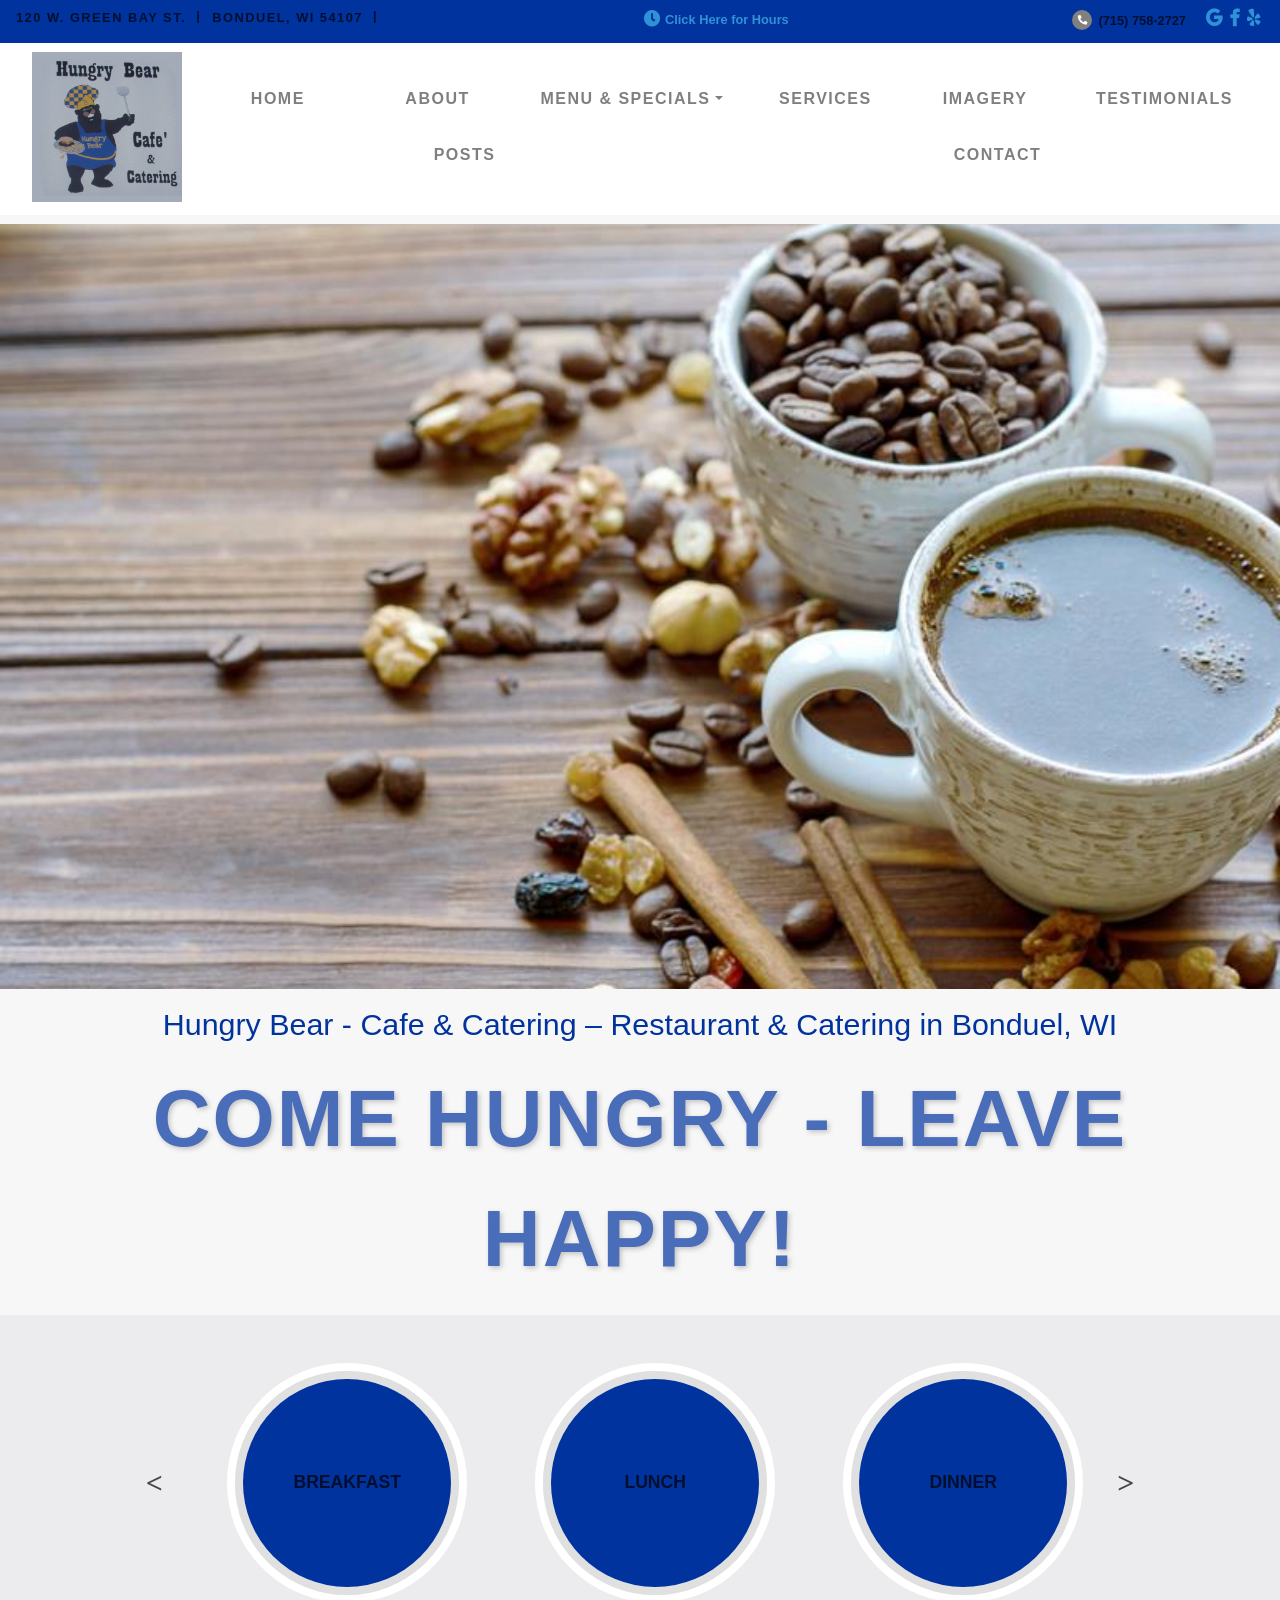
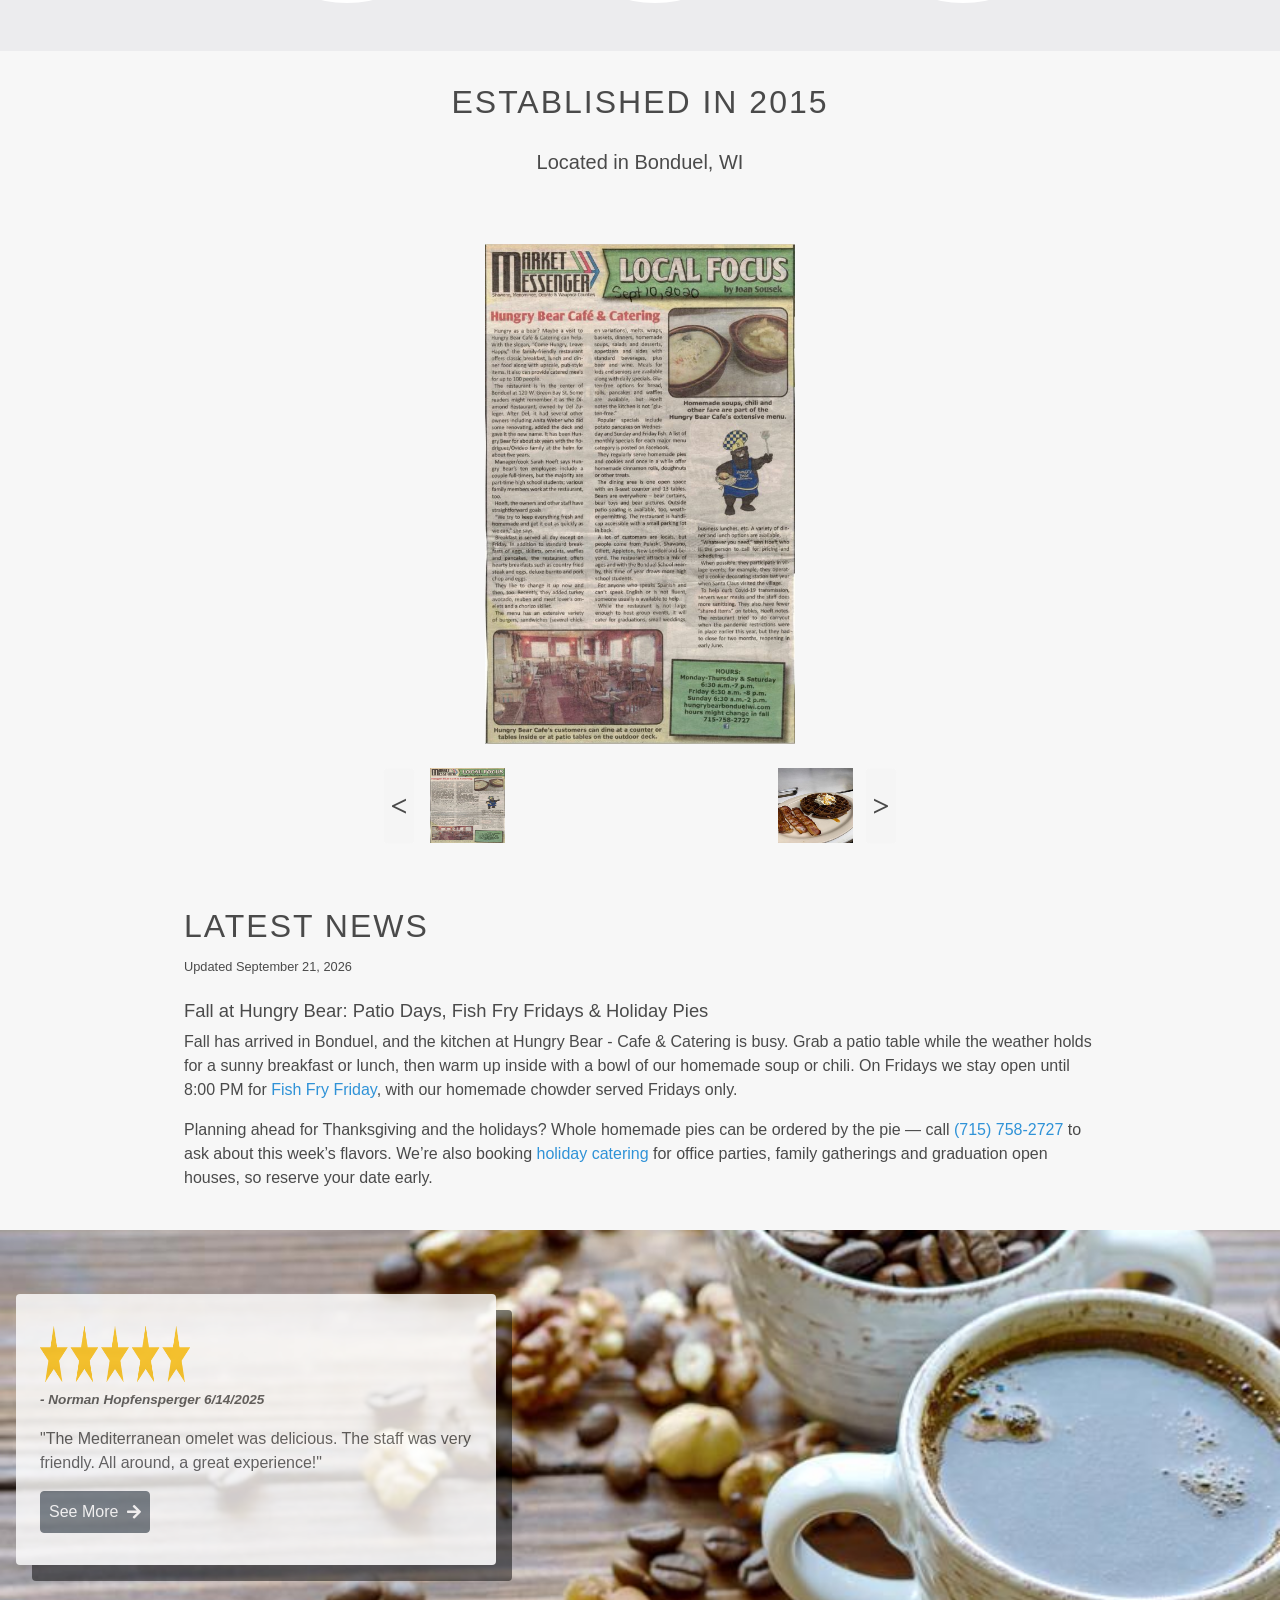
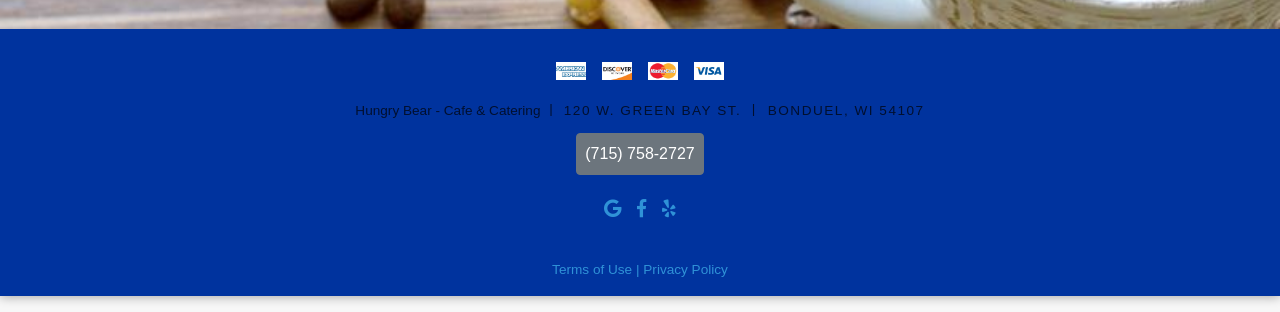
<file: index.html>
<!DOCTYPE html>
<html lang="en">
<head>
<!-- Google tag (gtag.js) -->
<script async src="https://www.googletagmanager.com/gtag/js?id=G-V057042YFK"></script>
<script>
  window.dataLayer = window.dataLayer || [];
  function gtag(){dataLayer.push(arguments);}
  gtag('js', new Date());

  gtag('config', 'G-V057042YFK');
</script>

    <meta charset="utf-8"/>
    <meta name="viewport" content="width=device-width, initial-scale=1"/>
    <meta name="format-detection" content="telephone=no"/>
    <title>Hungry Bear Cafe &amp; Catering | Bonduel, WI Restaurant</title>
    <meta name="description" content="Hungry Bear Cafe &amp; Catering in Bonduel, WI: see our menu for breakfast, lunch and dinner served daily, plus homemade pies, baked goods and event catering."/>
    <meta name="robots" content="index, follow"/>
    <link rel="canonical" href="https://hungrybearbonduelwi.com/"/>
    <meta name="author" content="Hungry Bear - Cafe &amp; Catering"/>
    <meta name="geo.region" content="US-WI"/>
    <meta name="geo.placename" content="Bonduel, Wisconsin"/>
    <meta name="geo.position" content="44.740319;-88.447331"/>
    <meta name="ICBM" content="44.740319, -88.447331"/>
    <meta property="og:type" content="website"/>
    <meta property="og:locale" content="en_US"/>
    <meta property="og:site_name" content="Hungry Bear - Cafe &amp; Catering"/>
    <meta property="og:title" content="Hungry Bear Cafe &amp; Catering | Bonduel, WI Restaurant"/>
    <meta property="og:description" content="Family cafe in Bonduel, WI serving breakfast, lunch and dinner daily, plus homemade pies, baked goods, an outdoor patio and full event catering."/>
    <meta property="og:url" content="https://hungrybearbonduelwi.com/"/>
    <meta property="og:image" content="https://hungrybearbonduelwi.com/OptimaMedia/images/P_5046/95399ef1-e257-4754-9bdc-2b12252afa7d.jpg"/>
    <meta property="og:image:alt" content="Hungry Bear - Cafe &amp; Catering in Bonduel, Wisconsin"/>
    <meta name="twitter:card" content="summary_large_image"/>
    <meta name="twitter:title" content="Hungry Bear Cafe &amp; Catering | Bonduel, WI Restaurant"/>
    <meta name="twitter:description" content="Family cafe in Bonduel, WI serving breakfast, lunch and dinner daily, plus homemade pies, baked goods, an outdoor patio and full event catering."/>
    <meta name="twitter:image" content="https://hungrybearbonduelwi.com/OptimaMedia/images/P_5046/95399ef1-e257-4754-9bdc-2b12252afa7d.jpg"/>
    <link rel="icon" href="favicon.ico" sizes="any"/>
    <link rel="icon" type="image/png" href="favicon-32x32.png" sizes="32x32"/>
    <link rel="apple-touch-icon" href="apple-touch-icon.png"/>
    <link rel="manifest" href="site.webmanifest"/>
    <meta name="theme-color" content="#00339E"/>
    <link rel="preconnect" href="https://www.google.com"/>
    <link rel="dns-prefetch" href="https://www.google.com"/>
<meta name="format-detection" content="telephone=no"/>
    <script src="Scripts/Profile/googleAnalytics.js" type="text/javascript"></script>
    <script type="text/javascript" src="https://www.google.com/recaptcha/api.js" async defer></script>
    <script src="jquery-3.3.1.min.js" ></script>
    <script>window.jQuery || document.write('<script src="/scripts/templates/jquery-3.3.1.min.js"><\/script>')</script>
    <script src="ajax/libs/popper_js/1.14.3/umd/popper.min.js" ></script>
    <script>if (typeof (Popper) === 'undefined') { document.write('<script src="/scripts/templates/popper.min.js"><\/script>') }</script>
    <link rel="stylesheet" href="releases/v5.1.0/css/all.css" >
    <link rel="stylesheet" href="bootstrap/4.1.2/css/bootstrap.min.css" >
    <script src="bootstrap/4.1.2/js/bootstrap.min.js" ></script>
    <script>if (typeof ($.fn.modal) === 'undefined') { document.write('<script src="/scripts/templates/bootstrap.min.js"><\/script>') }</script>
    <script src="Scripts/Templates/googleMaps.js" type="text/javascript"></script>
    <link href="Content/Templates/custom-bootstrap.css" type="text/css" rel="stylesheet"/>
    <script src="Scripts/bootbox.min.js" type="text/javascript"></script>
    <script src="Scripts/Profile/jquery.barrating.1.1.4.js" type="text/javascript"></script>
    <script src="Scripts/Templates/cleave.min.js" type="text/javascript"></script>
    <script src="Scripts/Templates/cleave-phone.us.js" type="text/javascript"></script>
    <script src="Scripts/Templates/slick.min.js" type="text/javascript"></script>
    <link href="Content/Templates/slick.css" type="text/css" rel="stylesheet"/>
    <link href="Content/Templates/slick-theme.css" type="text/css" rel="stylesheet"/>
    <script src="Scripts/Templates/googleMapsMultiLocation.js" type="text/javascript"></script>
    <script src="https://www.google.com/recaptcha/api.js?render=6LcokacUAAAAAH_snk3O5bpdYwjpC5XAuXNLrJLH" type="text/javascript"></script>
    <script src="api/player.js" type="text/javascript"></script>
<style>/* static site: server-driven post paging has nothing to page through */ #prevPosts,#nextPosts{display:none}</style>
<script>window.HB_STATIC = true; /* static hosting: skip old ASP.NET AJAX endpoints */</script>
<script type="application/ld+json">
{
  "@context": "https://schema.org",
  "@type": "WebPage",
  "speakable": {
    "@type": "SpeakableSpecification",
    "cssSelector": [
      ".description-speakable",
      ".business-speakable",
      ".slogan-speakable",
      ".hours-speakable",
      ".areas-speakable",
      ".products-speakable",
      ".services-speakable",
      ".menu-speakable"
    ]
  },
  "url": "https://hungrybearbonduelwi.com/",
  "dateModified": "2026-09-21"
}
</script>
<script type="application/ld+json">
{
  "@context": "https://schema.org",
  "@type": "FAQPage",
  "mainEntity": [
    {
      "@type": "Question",
      "name": "What are Hungry Bear's hours?",
      "acceptedAnswer": {
        "@type": "Answer",
        "text": "We are open Tuesday through Thursday 6:30 AM to 7:00 PM, Friday 6:30 AM to 8:00 PM, Saturday 6:30 AM to 4:00 PM and Sunday 6:30 AM to 2:00 PM. We are closed on Mondays. Holiday hours may vary, so please call (715) 758-2727."
      }
    },
    {
      "@type": "Question",
      "name": "Where is Hungry Bear Cafe & Catering located?",
      "acceptedAnswer": {
        "@type": "Answer",
        "text": "We are at 120 W. Green Bay St., Bonduel, WI 54107, across the street from Village Hall and three blocks south of the high school."
      }
    },
    {
      "@type": "Question",
      "name": "Do you serve breakfast all day?",
      "acceptedAnswer": {
        "@type": "Answer",
        "text": "Yes. Breakfast is served whenever we are open. Pancakes, French toast and waffles are available until 2:00 PM daily."
      }
    },
    {
      "@type": "Question",
      "name": "When is Fish Fry Friday?",
      "acceptedAnswer": {
        "@type": "Answer",
        "text": "Every Friday. We stay open until 8:00 PM and serve deep-fried haddock, smelt and shrimp baskets, grilled salmon and our homemade chowder, which is served on Fridays only."
      }
    },
    {
      "@type": "Question",
      "name": "Do you offer catering?",
      "acceptedAnswer": {
        "@type": "Answer",
        "text": "Yes. We cater weddings, graduation parties, showers, birthdays, holiday parties and corporate meetings in Bonduel, Shawano and nearby towns, including events of around 100 guests. Call (715) 758-2727 or email sarahhungrybear2@gmail.com for a quote."
      }
    },
    {
      "@type": "Question",
      "name": "Can I order a whole homemade pie?",
      "acceptedAnswer": {
        "@type": "Answer",
        "text": "Yes. Whole homemade pies are available to order. Call ahead to ask about the flavors we are baking that week, especially before Thanksgiving and Christmas."
      }
    },
    {
      "@type": "Question",
      "name": "Do you have gluten-friendly or kids' options?",
      "acceptedAnswer": {
        "@type": "Answer",
        "text": "Gluten-friendly items are marked GF on our menu, burgers can be served on a gluten-free bun and most breakfast items can be made gluten friendly on request. We also have a kids' and senior menu for guests under 12 and over 60."
      }
    },
    {
      "@type": "Question",
      "name": "What payment methods do you accept?",
      "acceptedAnswer": {
        "@type": "Answer",
        "text": "We accept cash, checks, American Express, Discover, MasterCard and Visa."
      }
    }
  ]
}
</script>
<script type="application/ld+json">
{
  "@context": "https://schema.org",
  "@type": "Restaurant",
  "name": "Hungry Bear - Cafe & Catering",
  "url": "https://hungrybearbonduelwi.com/",
  "description": "Hungry Bear - Cafe & Catering in Bonduel, WI, is your ultimate destination for a delightful dining experience. Serving the Bonduel community with pride, we are known for our delicious homemade pies and freshly baked treats, perfectly paired with our hearty breakfast, lunch, and dinner options. Enjoy your meal on our charming outdoor patio or choose our outstanding catering services for your special events, where every dish is crafted to impress. Visit Hungry Bear - Cafe & Catering for tasty bites and memorable gatherings.",
  "image": "OptimaMedia/images/P_5046/95399ef1-e257-4754-9bdc-2b12252afa7d.jpg",
  "address":{
    "@type": "PostalAddress",
    "streetAddress": "120 W. Green Bay St.",
    "addressLocality": "Bonduel",
    "addressRegion": "WI",
    "postalCode": "54107",
    "addressCountry": "USA"
  },
  "servesCuisine": ["American", "Breakfast", "Comfort Food", "Bakery"],
  "priceRange": "$$",
  "hasMenu": "https://hungrybearbonduelwi.com/OptimaMedia/products/P_5046/4136f2a5-7c5f-4f1f-ba1e-be9df4e3f4e2.pdf",
  "paymentAccepted": "Cash, Check, American Express, Discover, MasterCard, Visa",
  "currenciesAccepted": "USD",
  "areaServed": [
    { "@type": "City", "name": "Bonduel", "addressRegion": "WI" },
    { "@type": "City", "name": "Shawano", "addressRegion": "WI" },
    { "@type": "City", "name": "Gresham", "addressRegion": "WI" },
    { "@type": "City", "name": "Clintonville", "addressRegion": "WI" },
    { "@type": "City", "name": "Gillett", "addressRegion": "WI" },
    { "@type": "City", "name": "Pulaski", "addressRegion": "WI" }
  ],
  "knowsLanguage": ["en", "es"],
  "foundingDate": "2015",
  "publicAccess": true,
  "smokingAllowed": false,
  "makesOffer": [
    { "@type": "Offer", "name": "Event catering",
      "description": "Catering for weddings, birthday and graduation parties, showers and corporate meetings." },
    { "@type": "Offer", "name": "Homemade pies and baked goods",
      "description": "Freshly baked pies, cookies and muffins made daily from traditional recipes." },
    { "@type": "Offer", "name": "Outdoor patio dining",
      "description": "Alfresco seating on the cafe's outdoor patio." }
  ],
  "amenityFeature": [
    { "@type": "LocationFeatureSpecification", "name": "Outdoor seating", "value": true },
    { "@type": "LocationFeatureSpecification", "name": "Catering", "value": true },
    { "@type": "LocationFeatureSpecification", "name": "Family friendly", "value": true }
  ],
  "telephone": "(715) 758-2727",
  "email": "sarahhungrybear2@gmail.com",
  "sameAs":[
    "https://www.google.com/maps/place/Hungry+Bear+Cafe+%26+Catering/@44.7393658,-88.4476176,17z/data=!3m1!4b1!4m2!3m1!1s0x88026b0ed5f36795:0xe5e7ac57b09d9b7d",
    "https://www.yelp.com/biz/the-hungry-bear-cafe-and-catering-bonduel",
    "https://www.facebook.com/The-Hungry-BEAR-family-cafe-catering-1473936926240196"
  ],
  "geo": {
    "@type":"GeoCoordinates",
    "latitude":44.740319150542014,
    "longitude":-88.44733054498985
  },
  "openingHoursSpecification":[
    {
      "opens": "06:30",
      "closes": "19:00",
      "@type": "OpeningHoursSpecification",
      "dayOfWeek": "Tuesday"
    },
    {
      "opens": "06:30",
      "closes": "19:00",
      "@type": "OpeningHoursSpecification",
      "dayOfWeek": "Wednesday"
    },
    {
      "opens": "06:30",
      "closes": "19:00",
      "@type": "OpeningHoursSpecification",
      "dayOfWeek": "Thursday"
    },
    {
      "opens": "06:30",
      "closes": "20:00",
      "@type": "OpeningHoursSpecification",
      "dayOfWeek": "Friday"
    },
    {
      "opens": "06:30",
      "closes": "16:00",
      "@type": "OpeningHoursSpecification",
      "dayOfWeek": "Saturday"
    },
    {
      "opens": "06:30",
      "closes": "14:00",
      "@type": "OpeningHoursSpecification",
      "dayOfWeek": "Sunday"
    }
  ]
}
</script>
    <style>
        :root {
            --text_color: 255, 255, 255, 1;
            --text_color_rgba: rgba(var(--text_color));
            --customer_color: #00339E;
            --post_text_color: 0, 0, 0, 1;
            --post_text_color_rgba: rgba(var(--post_text_color));
        }
    </style>
    <link href="Content/Templates/template_6.css" type="text/css" rel="stylesheet"/>
    <style>
        .seo-page-h1 {
            font-family: var(--header_font, inherit);
            font-size: 1.9rem;
            line-height: 1.25;
            margin: 0;
            color: #00339E;
        }
        @media (max-width: 575.98px) { .seo-page-h1 { font-size: 1.35rem; } }
        .seo-skip-link {
            position: absolute; left: -9999px; top: 0; z-index: 10000;
            background: #00339E; color: #fff; padding: 10px 16px; text-decoration: none;
        }
        .seo-skip-link:focus { left: 0; }
    </style>
    <style>
        .static-section { text-align: left; }
        .static-section h2 { margin-top: 0; }
        .static-section h3 { margin-top: 1.4rem; font-size: 1.15rem; }
        .static-section table.hours { width: 100%; max-width: 380px; }
        .static-section table.hours th { text-align: left; font-weight: 600; padding: 4px 12px 4px 0; }
        .static-section blockquote { border-left: 3px solid #00339E; margin: 1rem 0; padding: 0 0 0 1rem; }
        .static-section blockquote footer { font-size: .9rem; opacity: .75; }
        .sr-only { position:absolute; width:1px; height:1px; padding:0; margin:-1px;
                   overflow:hidden; clip:rect(0,0,0,0); white-space:nowrap; border:0; }
    </style>
</head>
<body>
    <a class="seo-skip-link" href="#homePage">Skip to main content</a>
    <div id="bootstrapCssTest" class="d-none"></div>
    <script>
        $(function () {
            if ($('#bootstrapCssTest').is(':visible')) {
                $("head").prepend('<link rel="stylesheet" href="bootstrap/4.1.2/css/bootstrap.min.css">');
            }
        });
    </script>
<input type="hidden" id="areaMarkers"/>
<!-- NAVBAR -->
<div class="container-fullwidth fixed-top">
<header class="content-header custom-background-color d-flex flex-wrap align-items-center justify-content-between py-0 px-2">
        <div class="nav-image-mobile-left">
            <a href="#home-section" id="HomeNav" onclick="DisplayPage('#homePage')">
                <img src="OptimaMedia/images/P_5046/95399ef1-e257-4754-9bdc-2b12252afa7d.jpg" alt="Hungry Bear - Cafe &amp; Catering logo, Bonduel WI" class="d-line-block align-top nav-logo" width="480" height="480" loading="eager" fetchpriority="high" decoding="async"/>
            </a>
        </div>
    <div class="nav-location pt-2">
        <ul class="mx-auto p-0 header-address d-flex flex-wrap justify-content-center">
            <li class="nav-business_name text-center header-item mx-1 px-1 text-font-color">
                Hungry Bear - Cafe & Catering
            </li>
                    <li class="text-center header-item mx-1 px-1 text-font-color">
                        120 W. Green Bay St.
                    </li>
                <li class="text-center header-item mx-1 px-1 text-font-color">
                    Bonduel, WI 54107
                </li>
            <li class="navbar-hours-sm text-center header-item mx-1 px-1">
                <a href="#contactPage" id="navbar-hours-sm" class="text-font-color" onclick="DisplayPage('#contactPage')"><i class="fas fa-clock fa-lg px-1 text-font-color"></i>Click Here for Hours</a>
            </li>
                <li class="nav-phone-sm text-center header-item mx-1 px-1">
                    <a id="PhoneNav" href="tel:7157582727" class="phone-nav-mobile text-font-color">
                        <i class="fas fa-phone fa-inverse fa-xs fa-rotate-90"></i>
                        (715) 758-2727
                    </a>
                </li>
        </ul>
    </div>
    <div class="navbar-hours pb-1 mx-auto">
        <a href="#contactPage" id="navbar-hours" class="text-font-color" onclick="DisplayPage('#contactPage')"><i class="fas fa-clock fa-lg px-1 text-font-color"></i>Click Here for Hours</a>
    </div>
    <div class="nav-phone-social pb-1 d-flex flex-wrap justify-content-center">
            <div class="nav-phone flex-column align-self-center mx-1 px-1 pb-1">
                <a id="PhoneNav" href="tel:7157582727" class="phone-nav-mobile text-font-color">
                    <i class="fas fa-phone fa-inverse fa-xs fa-rotate-90"></i>
                    (715) 758-2727
                </a>
            </div>
        <div class="nav-social mx-1 px-1">
                <div class="mx-auto text-center d-flex flex-wrap justify-content-center">
                        <div class="m-1">
                            <a class="text-font-color social-link-footer" href="https://www.google.com/maps/place/Hungry+Bear+Cafe+%26+Catering/@44.7393658,-88.4476176,17z/data=!3m1!4b1!4m2!3m1!1s0x88026b0ed5f36795:0xe5e7ac57b09d9b7d" target="_blank" id="google-social-footer" title="Google" rel="noopener noreferrer">
                                <i class="fab fa-google fa-lg text-font-color"></i>
                            </a>
                        </div>
                                            <div class="m-1">
                            <a class="text-font-color social-link-footer" href="https://www.facebook.com/The-Hungry-BEAR-family-cafe-catering-1473936926240196" target="_blank" id="facebook-social-footer" title="Facebook" rel="noopener noreferrer">
                                <i class="fab fa-facebook-f fa-lg text-font-color"></i>
                            </a>
                        </div>
                                            <div class="m-1">
                            <a class="text-font-color social-link-footer" href="https://www.yelp.com/biz/the-hungry-bear-cafe-and-catering-bonduel" target="_blank" id="yelp-social-footer" title="Yelp" rel="noopener noreferrer">
                                <i class="fab fa-yelp fa-lg text-font-color"></i>
                            </a>
                        </div>
                                                                                                </div>
        </div>
    </div>
</header>
<nav class="bg-default-color navbar navbar-light bg-light navbar-expand-xl pt-1 pb-2">
        <div class="nav-image bg-default-color bg-light flex-column text-center nav-image-desktop">
            <a href="#home-section" class="navbar-brand ml-3" id="HomeNav" onclick="DisplayPage('#homePage')">
                <img src="OptimaMedia/images/P_5046/95399ef1-e257-4754-9bdc-2b12252afa7d.jpg" alt="Hungry Bear - Cafe &amp; Catering logo, Bonduel WI" class="d-line-block align-top nav-logo" width="480" height="480" loading="lazy" decoding="async"/>
            </a>
        </div>
    <button class="navbar-toggler nav-menu collapsed" type="button" data-toggle="collapse" data-target="#navbarToggler" aria-controls="navbarToggler" aria-expanded="false" aria-label="Toggle navigation">
        <span class="navbar-toggler-icon"></span>
        <span class="my-1 mx-2 close">X</span>
    </button>
    <div class="collapse navbar-collapse flex-column mx-auto" id="navbarToggler">
        <div class="d-none d-xl-block nav-section">
            <div class="navbar-nav d-flex flex-wrap align-items-center">
                            <div class="col nav-item text-center header-item mx-auto text-nowrap">
                                <a href="#homePage" id="HomePageNavigationLink" class="nav-link p-3" onclick="DisplayPage('#homePage')">Home</a>
                            </div>
                            <div class="col nav-item text-center header-item mx-auto text-nowrap">
                                <a href="#aboutPage" id="AboutPageNavigationLink" onclick="DisplayPage('#aboutPage')" class="nav-link p-3">About</a>
                            </div>
                                <div class="col-md-auto nav-item text-center header-item mx-auto text-nowrap">
                                    <a class="nav-link dropdown-toggle" href="#" data-toggle="dropdown">Menu & Specials</a>
                                    <ul class="dropdown-menu fade-up">
                                            <li><a target="_blank" href="OptimaMedia/products/P_5046/4136f2a5-7c5f-4f1f-ba1e-be9df4e3f4e2.pdf" id="DocumentPageNavigationLink" class="dropdown-item" rel="noopener noreferrer">Menu</a></li>
                                            <li><a href="#fishFryFriday">Fish Fry Friday</a></li>
                                    </ul>
                                </div>
                            <div class="col nav-item text-center header-item mx-auto text-nowrap">
                                <a href="#servicesPage" id="ServicesPageNavigationLink" onclick="DisplayPage('#servicesPage')" class="nav-link p-3">Services</a>
                            </div>
                                <div class="col nav-item text-center header-item mx-auto text-nowrap">
                                    <a href="#imageryPage" id="ImageryPageNavigationLink" onclick="DisplayPage('#imageryPage')" class="nav-link p-3">Imagery</a>
                                </div>
                            <div class="col nav-item text-center header-item mx-auto text-nowrap">
                                <a href="#testimonialsPage" id="testimonialsPageNavigationLink" onclick="DisplayPage('#testimonialsPage')" class="nav-link p-3">Testimonials</a>
                            </div>
                                <div class="col nav-item text-center header-item mx-auto text-nowrap">
                                    <a href="#postsPage" id="PostsPageNavigationLink" onclick="DisplayPage('#postsPage')" class="nav-link p-3">Posts</a>
                                </div>
                            <div class="col nav-item text-center header-item mx-auto text-nowrap">
                                <a href="#contactPage" id="ContactPageNavigationLink" onclick="DisplayPage('#contactPage')" class="nav-link p-3">Contact</a>
                            </div>
            </div>
        </div>
        <div class="d-xs-block d-xl-none">
            <ul class="navbar-nav mx-auto mr-auto mt-2 mt-xl-0 mb-2">
                    <li class="nav-item text-center header-item mr-1 ml-1">
                        Hungry Bear - Cafe & Catering
                    </li>
                                            <li class="nav-item text-center header-item mr-1 ml-1 text-nowrap">
                                <a href="#homePage" id="HomePageNavigationLink" class="nav-link p-3" onclick="DisplayPage('#homePage')">Home</a>
                            </li>
                            <li class="nav-item text-center header-item mr-1 ml-1 text-nowrap">
                                <a href="#aboutPage" id="AboutPageNavigationLink" onclick="DisplayPage('#aboutPage')" class="nav-link p-3">About</a>
                            </li>
                                <li class="nav-item dropdown text-center header-item mr-1 ml-1 text-nowrap">
                                    <a class="nav-link dropdown-toggle" href="#" data-toggle="dropdown" data-target="dropdown_target">Menu & Specials<span class="caret"></span></a>
                                    <div class="dropdown-menu text-center" aria-labelledby="dropdown_target">
                                            <a target="_blank" href="OptimaMedia/products/P_5046/4136f2a5-7c5f-4f1f-ba1e-be9df4e3f4e2.pdf" id="DocumentPageNavigationLink" class="dropdown-item" rel="noopener noreferrer">Menu</a>
                                            <a href="#fishFryFriday">Fish Fry Friday</a>
                                    </div>
                                </li>
                            <li class="nav-item text-center header-item mr-1 ml-1 text-nowrap">
                                <a href="#servicesPage" id="ServicesPageNavigationLink" onclick="DisplayPage('#servicesPage')" class="nav-link p-3">Services</a>
                            </li>
                                <li class="nav-item text-center header-item mr-1 ml-1 text-nowrap">
                                    <a href="#imageryPage" id="ImageryPageNavigationLink" onclick="DisplayPage('#imageryPage')" class="nav-link p-3">Imagery</a>
                                </li>
                            <li class="nav-item text-center header-item mr-1 ml-1 text-nowrap">
                                <a href="#testimonialsPage" id="TestimonialsPageNavigationLink" onclick="DisplayPage('#testimonialsPage')" class="nav-link p-3">Testimonials</a>
                            </li>
                                <li class="nav-item text-center header-item mr-1 ml-1 text-nowrap">
                                    <a href="#postsPage" id="PostsPageNavigationLink" onclick="DisplayPage('#postsPage')" class="nav-link p-3">Posts</a>
                                </li>
                            <li class="nav-item text-center header-item mr-1 ml-1 text-nowrap">
                                <a href="#contactPage" id="ContactPageNavigationLink" onclick="DisplayPage('#contactPage')" class="nav-link p-3">Contact</a>
                            </li>
                            <li class="nav-item text-center header-item mr-1 ml-1 text-nowrap">
                                <a href="#faqPage" onclick="DisplayPage('#faqPage')" class="nav-link p-3">FAQ</a>
                            </li>
            </ul>
        </div>
    </div>
</nav>
</div>
<div id="pages" class="pages-left">
    <!--Home Page Information-->
    <div class="content collapse show bg-alt-color" id="homePage">
<div class="d-flex flex-wrap">
    <div class="w-100 mx-auto home-banner">
        <div class="parallax w-100">
                <div class="img-fluid banner-image " style="background-image: url(OptimaMedia/images/P_5046/4903e0f4-b2a0-47e6-9feb-bca191de8653.jpg)"></div>
            <div class="home-content">
                <div class="d-flex flex-wrap justify-content-center align-items-center px-2"></div>
            </div>
        </div>
    </div>
        <h1 class="w-100 text-center px-3 pt-3 pb-0 seo-page-h1">Hungry Bear - Cafe &amp; Catering &ndash; Restaurant &amp; Catering in Bonduel, WI</h1>
        <div class="d-flex align-items-center justify-content-center col-12 text-center description mx-auto slogan p-3 slogan-speakable" style="color: #00339E; opacity: 0.7">
            Come Hungry - Leave Happy!
        </div>
            <div class="slider-attributes-container">
            <div class="slider slider-attributes mx-auto">
                    <div>
                        <div class="image-slider-attributes-border m-5">
                            <div class="image-slider-attributes-border-inner">
                                <div class="image-slider-attributes custom-background-color d-flex justify-content-center align-items-center">
                                    <span class="m-2 text-font-color">Breakfast</span>
                                </div>
                            </div>
                        </div>
                    </div>
                    <div>
                        <div class="image-slider-attributes-border m-5">
                            <div class="image-slider-attributes-border-inner">
                                <div class="image-slider-attributes custom-background-color d-flex justify-content-center align-items-center">
                                    <span class="m-2 text-font-color">Lunch</span>
                                </div>
                            </div>
                        </div>
                    </div>
                    <div>
                        <div class="image-slider-attributes-border m-5">
                            <div class="image-slider-attributes-border-inner">
                                <div class="image-slider-attributes custom-background-color d-flex justify-content-center align-items-center">
                                    <span class="m-2 text-font-color">Dinner</span>
                                </div>
                            </div>
                        </div>
                    </div>
                    <div>
                        <div class="image-slider-attributes-border m-5">
                            <div class="image-slider-attributes-border-inner">
                                <div class="image-slider-attributes custom-background-color d-flex justify-content-center align-items-center">
                                    <span class="m-2 text-font-color">Desserts</span>
                                </div>
                            </div>
                        </div>
                    </div>
                    <div>
                        <div class="image-slider-attributes-border m-5">
                            <div class="image-slider-attributes-border-inner">
                                <div class="image-slider-attributes custom-background-color d-flex justify-content-center align-items-center">
                                    <span class="m-2 text-font-color">Baked Goods</span>
                                </div>
                            </div>
                        </div>
                    </div>
                    <div>
                        <div class="image-slider-attributes-border m-5">
                            <div class="image-slider-attributes-border-inner">
                                <div class="image-slider-attributes custom-background-color d-flex justify-content-center align-items-center">
                                    <span class="m-2 text-font-color">Homemade Pies</span>
                                </div>
                            </div>
                        </div>
                    </div>
            </div>
        </div>
        <nav id="circle-attributes" class="navbar-attribute custom-background-color w-100">
            <div class="w-100 d-flex flex-row justify-content-center text-center">
                <div class="inner py-1">
                        <div class="col nav-item text-center header-item mx-auto text-wrap">
                            <span class="nav-link">Breakfast</span>
                        </div>
                        <div class="col nav-item text-center header-item mx-auto text-wrap">
                            <span class="nav-link">Lunch</span>
                        </div>
                        <div class="col nav-item text-center header-item mx-auto text-wrap">
                            <span class="nav-link">Dinner</span>
                        </div>
                        <div class="col nav-item text-center header-item mx-auto text-wrap">
                            <span class="nav-link">Desserts</span>
                        </div>
                        <div class="col nav-item text-center header-item mx-auto text-wrap">
                            <span class="nav-link">Baked Goods</span>
                        </div>
                        <div class="col nav-item text-center header-item mx-auto text-wrap">
                            <span class="nav-link">Homemade Pies</span>
                        </div>
                </div>
            </div>
        </nav>
    <div class="w-100 w-lg-75 mx-auto text-center p-4">
            <h2 class="p-2 section-header text-center">Established in 2015</h2>
                    <div class="p-2 section-information text-center description-speakable">
                Located in Bonduel, WI
            </div>
    </div>
        <div class="w-100 w-lg-75 mx-auto mt-4 mb-4">
            <div class="slider slider-single w-100">
                    <div class="image-slider m-2">
                        <img alt="Homemade pie fresh from the oven at Hungry Bear Cafe &amp; Catering in Bonduel, WI" src="OptimaMedia/images/P_5046/050ebf4f-83f0-44e0-8aa1-8565b97c661e.jpg" class="img-fluid text-center mx-auto" width="553" height="890" loading="lazy" decoding="async"/>
                    </div>
                    <div class="image-slider m-2">
                        
                    </div>
                    <div class="image-slider m-2">
                        
                    </div>
                    <div class="image-slider m-2">
                        
                    </div>
                    <div class="image-slider m-2">
                        <img alt="Breakfast plate served at Hungry Bear Cafe in Bonduel, Wisconsin" src="OptimaMedia/images/P_5046/21f0216a-cdd5-4e0c-9478-0a215d14d792.jpg" class="img-fluid text-center mx-auto" width="540" height="720" loading="lazy" decoding="async"/>
                    </div>
                    <div class="image-slider m-2">
                        <img alt="Freshly baked goods on display at Hungry Bear Cafe &amp; Catering" src="OptimaMedia/images/P_5046/8478b6ac-5676-4cc5-ac63-cfe57e16b26a.jpg" class="img-fluid text-center mx-auto" width="540" height="720" loading="lazy" decoding="async"/>
                    </div>
                    <div class="image-slider m-2">
                        <img alt="Lunch sandwich and crispy fries at Hungry Bear Cafe, Bonduel WI" src="OptimaMedia/images/P_5046/ce0de0fc-7f58-4c15-b803-a17207ceaa2e.jpg" class="img-fluid text-center mx-auto" width="540" height="720" loading="lazy" decoding="async"/>
                    </div>
                    <div class="image-slider m-2">
                        <img alt="Dinner entree plated at Hungry Bear Cafe &amp; Catering" src="OptimaMedia/images/P_5046/707db734-c62e-46fe-bef5-5d2170507711.jpg" class="img-fluid text-center mx-auto" width="540" height="720" loading="lazy" decoding="async"/>
                    </div>
                    <div class="image-slider m-2">
                        <img alt="Outdoor patio seating at Hungry Bear Cafe in Bonduel, Wisconsin" src="OptimaMedia/images/P_5046/b2cbb948-d589-47a9-b3ec-d723fa0e54d1.jpg" class="img-fluid text-center mx-auto" width="720" height="539" loading="lazy" decoding="async"/>
                    </div>
                    <div class="image-slider m-2">
                        <img alt="Dining room interior at Hungry Bear Cafe &amp; Catering, Bonduel WI" src="OptimaMedia/images/P_5046/105ac312-c7da-4fdc-a865-e21441c21804.jpg" class="img-fluid text-center mx-auto" width="720" height="539" loading="lazy" decoding="async"/>
                    </div>
                    <div class="image-slider m-2">
                        
                    </div>
            </div>
            <div class="slider slider-nav w-45 mx-auto mt-3 mb-3">
                    <div class="image-slider-thumbnail">
                        <img alt="Catering spread prepared by Hungry Bear Cafe &amp; Catering" src="OptimaMedia/images/P_5046/050ebf4f-83f0-44e0-8aa1-8565b97c661e.jpg" class="img-fluid text-center mx-auto" width="553" height="890" loading="lazy" decoding="async"/>
                    </div>
                    <div class="image-slider-thumbnail">
                        
                    </div>
                    <div class="image-slider-thumbnail">
                        
                    </div>
                    <div class="image-slider-thumbnail">
                        
                    </div>
                    <div class="image-slider-thumbnail">
                        <img alt="Slice of homemade pie with coffee at Hungry Bear Cafe" src="OptimaMedia/images/P_5046/21f0216a-cdd5-4e0c-9478-0a215d14d792.jpg" class="img-fluid text-center mx-auto" width="540" height="720" loading="lazy" decoding="async"/>
                    </div>
                    <div class="image-slider-thumbnail">
                        <img alt="Friday fish fry dinner at Hungry Bear Cafe &amp; Catering, Bonduel WI" src="OptimaMedia/images/P_5046/8478b6ac-5676-4cc5-ac63-cfe57e16b26a.jpg" class="img-fluid text-center mx-auto" width="540" height="720" loading="lazy" decoding="async"/>
                    </div>
                    <div class="image-slider-thumbnail">
                        <img alt="Dessert selection at Hungry Bear Cafe &amp; Catering" src="OptimaMedia/images/P_5046/ce0de0fc-7f58-4c15-b803-a17207ceaa2e.jpg" class="img-fluid text-center mx-auto" width="540" height="720" loading="lazy" decoding="async"/>
                    </div>
                    <div class="image-slider-thumbnail">
                        <img alt="Fresh salad served at Hungry Bear Cafe in Bonduel, WI" src="OptimaMedia/images/P_5046/707db734-c62e-46fe-bef5-5d2170507711.jpg" class="img-fluid text-center mx-auto" width="540" height="720" loading="lazy" decoding="async"/>
                    </div>
                    <div class="image-slider-thumbnail">
                        <img alt="Hungry Bear Cafe &amp; Catering storefront in Bonduel, Wisconsin" src="OptimaMedia/images/P_5046/b2cbb948-d589-47a9-b3ec-d723fa0e54d1.jpg" class="img-fluid text-center mx-auto" width="720" height="539" loading="lazy" decoding="async"/>
                    </div>
                    <div class="image-slider-thumbnail">
                        <img alt="Cookies and muffins baked daily at Hungry Bear Cafe" src="OptimaMedia/images/P_5046/105ac312-c7da-4fdc-a865-e21441c21804.jpg" class="img-fluid text-center mx-auto" width="720" height="539" loading="lazy" decoding="async"/>
                    </div>
                    <div class="image-slider-thumbnail">
                        
                    </div>
            </div>
        </div>
    
<div class="w-100 w-lg-75 mx-auto p-4 static-section">
    <h2 class="section-header">Latest News</h2>
    <p class="news-date"><small>Updated <time datetime="2026-09-21">September 21, 2026</time></small></p>
    <h3>Fall at Hungry Bear: Patio Days, Fish Fry Fridays &amp; Holiday Pies</h3>
    <p>Fall has arrived in Bonduel, and the kitchen at Hungry Bear - Cafe &amp; Catering is busy. Grab a patio table while the weather holds for a sunny breakfast or lunch, then warm up inside with a bowl of our homemade soup or chili. On Fridays we stay open until 8:00 PM for <a href="#fishFryFriday">Fish Fry Friday</a>, with our homemade chowder served Fridays only.</p>
    <p>Planning ahead for Thanksgiving and the holidays? Whole homemade pies can be ordered by the pie &mdash; call <a href="tel:7157582727">(715) 758-2727</a> to ask about this week&rsquo;s flavors. We&rsquo;re also booking <a href="#cateringDetails">holiday catering</a> for office parties, family gatherings and graduation open houses, so reserve your date early.</p>
</div>
        <div class="w-100 mx-auto bg-image-container">
            <div class="bg-image " style="background-image: url(OptimaMedia/images/P_5046/4903e0f4-b2a0-47e6-9feb-bca191de8653.jpg)"></div>
            <div class="w-lg-40 p-3 mt-md-5 mb-md-5">
                <div class="mx-auto p-3 testimonial-blurb">
                    <div class="blurb-review-info">
    <p class="paragraph-content">
        <div class="blurb-rating m-2 mt-3">
                    <img class="star-rating-image" src="Content/profile/images/star_yellow_5.0.png" alt="5 out of 5 star customer rating" width="322" height="56" loading="lazy" decoding="async"/>
        </div>
        <div class="blurb-authordate m-2 mb-3">
            <span class="blurb-author">
- Norman Hopfensperger            </span>
            <span class="blurb-date">
6/14/2025            </span>
        </div>
        <div class="blurb m-2 mt-3 mb-3">
&quot;The Mediterranean omelet was delicious. The staff was very friendly. All around, a great experience!&quot;        </div>
        <div class="blurb-more m-2 mt-3">
            <div class="d-flex flex-wrap flex-column text-center mx-auto mt-1 mb-1 p-0">
                <a id="testimonialsBlurbMore" href="#testimonialsPage" class="d-flex align-items-center justify-content-center btn btn-secondary p-2 mr-auto testimonialsBlurbMore">
                    See More &nbsp; <i class="fas fa-arrow-right"></i>
                </a>
            </div>
        </div>
    </p>
</div>
                </div>
            </div>
        </div>
</div>
    </div>
    <!--About Page Information-->
    <div class="content collapse bg-alt-color" id="aboutPage">
<div class="w-100 w-lg-75 mx-auto p-4 static-section">
    <h2 class="section-header">About Hungry Bear - Cafe &amp; Catering</h2>
    <p class="description-speakable">Hungry Bear - Cafe &amp; Catering in Bonduel, WI, is your ultimate destination for a delightful dining experience. Serving the Bonduel community with pride, we are known for our delicious homemade pies and freshly baked treats, perfectly paired with our hearty breakfast, lunch, and dinner options. Enjoy your meal on our charming outdoor patio or choose our outstanding catering services for your special events, where every dish is crafted to impress. Visit Hungry Bear - Cafe &amp; Catering for tasty bites and memorable gatherings.</p>
    <h3>Areas We Serve</h3>
    <p class="areas areas-speakable">Bonduel, WI | Shawano, WI | Gresham, WI | Clintonville, WI | Gillett, WI | Pulaski, WI</p>
    <h3>Languages Spoken</h3>
    <ul class="mx-2"><li>English</li><li>Spanish</li></ul>
    <h3>Established</h3>
    <p>Serving Bonduel and the surrounding Shawano County communities since 2015.</p>
</div>
</div>
    <!--Services Page Information-->
    <div class="content collapse bg-alt-color" id="servicesPage">
<div class="w-100 w-lg-75 mx-auto p-4 static-section">
    <h2 class="section-header">What We Offer</h2>
    <h3>Our Specialties</h3>
    <ul class="mx-2">
        <li>We provide catering for all your events, including weddings, birthday and graduation parties, showers, and corporate meetings. Trust us for delicious dishes and exceptional service to make your event memorable.</li>
    </ul>
    <h3>Our Services</h3>
    <ul class="mx-2 services-speakable">
        <li class="services">Experience delightful dining all day at Hungry Bear. Start with hearty breakfast classics, savor gourmet lunches with crisp salads and sandwiches, and indulge in comforting dinner entr&#233;es. Our talented chefs ensure each meal is a culinary treat, from morning to night.</li>
        <li class="services">Relax and unwind on our charming outdoor patio, designed for those who love dining alfresco. Enjoy the serene atmosphere while savoring your meal in a beautiful open-air setting.</li>
        <li class="services">Indulge in our irresistible homemade pies and baked goods, crafted with traditional recipes and the finest ingredients. Our freshly baked pies offer a delicious slice of nostalgia in a variety of flavors. Complement your visit with our daily selection of sweet treats, from cookies to muffins, sure to satisfy any craving at any time.</li>
    </ul>
    <h3>Our Products</h3>
    <ul class="mx-2 products-speakable">
        <li class="products">Breakfast</li>
        <li class="products">Lunch</li>
        <li class="products">Dinner</li>
        <li class="products">Desserts</li>
        <li class="products">Baked Goods</li>
        <li class="products">Homemade Pies</li>
    </ul>
    <p><a href="OptimaMedia/products/P_5046/4136f2a5-7c5f-4f1f-ba1e-be9df4e3f4e2.pdf" target="_blank" rel="noopener noreferrer">View our full menu (PDF)</a></p>

    <h3 id="menuHighlights">Menu Highlights</h3>
    <p class="menu-speakable">Our menu is built on home-style cooking,. A few guest favorites:</p>
    <ul class="mx-2">
        <li><strong>Breakfast (served all day):</strong> the Bear Special, the Plateful, three-egg omelets including our Mediterranean omelet, eggs Benedict, skillets, breakfast burritos, homemade corned beef hash, biscuits and gravy, and stuffed French toast. Pancakes, French toast and waffles are served until 2:00 PM daily.</li>
        <li><strong>Lunch:</strong> 1/3-pound burgers (including the Bonduel Burger and a brat burger) on regular, pretzel or gluten-free buns, gourmet chicken sandwiches, melts, wraps, fresh salads and homemade soup and chili by the cup, bowl or to-go quart.</li>
        <li><strong>Wisconsin appetizers:</strong> white and garlic cheese curds, deep-fried pickles, onion rings, breaded mushrooms and a pick-any-five sampler platter.</li>
        <li><strong>Dinner:</strong> ribeye and T-bone steaks, grilled pork chops, homemade meatloaf, country fried steak, stuffed chicken breast dinners, grilled salmon and jumbo shrimp, each with soup or salad, potato or wild rice, the vegetable of the day and a dinner roll.</li>
        <li><strong>Desserts:</strong> homemade pie, torte and cake by the slice (add ice cream &agrave; la mode), whole pies to take home, hand-scooped ice cream, shakes, malts and sundaes.</li>
    </ul>
    <p>We also offer a <strong>kids&rsquo; and senior menu</strong> (under 12 and over 60) for breakfast, lunch and dinner, and <strong>gluten-friendly options</strong> marked GF on the menu &mdash; most breakfast items can be made gluten friendly on request.</p>

    <h3 id="fishFryFriday">Fish Fry Friday</h3>
    <p>Friday is fish fry night in Wisconsin, and at Hungry Bear it&rsquo;s a tradition. We stay open until <strong>8:00 PM every Friday</strong> so families from Bonduel, Shawano and the surrounding area can sit down to a classic Friday fish fry.</p>
    <ul class="mx-2">
        <li>Crispy deep-fried haddock dinners</li>
        <li>Breaded haddock fish sandwich on a hoagie bun</li>
        <li>Smelt basket, popcorn shrimp and beer-battered shrimp baskets with fries and coleslaw</li>
        <li>Grilled salmon &mdash; lemon pepper, Cajun or plain &mdash; for a lighter option</li>
        <li>Homemade chowder, served <strong>Fridays only</strong></li>
    </ul>
    <p>Call <a href="tel:7157582727">(715) 758-2727</a> to place a to-go order.</p>

    <h3 id="cateringDetails">Catering in Bonduel &amp; Shawano County</h3>
    <p>Hungry Bear caters weddings, graduation open houses, birthday parties, baby and bridal showers, holiday parties and corporate meetings throughout Bonduel, Shawano, Gresham, Clintonville, Gillett and Pulaski. Our kitchen has handled events of around 100 guests, and every menu is planned with you &mdash; from home-style entrées and sides to homemade pies and desserts for the whole crowd.</p>
    <p>To get a quote, call <a href="tel:7157582727">(715) 758-2727</a> or email <a href="mailto:sarahhungrybear2@gmail.com">sarahhungrybear2@gmail.com</a> with your date, guest count and the kind of food you have in mind. Popular dates such as May&ndash;June graduation weekends and December holiday parties fill up early.</p>
</div>
</div>
    <!--Testimonial Page Information-->
    <div class="content collapse bg-alt-color" id="testimonialsPage">
<div class="w-100 w-lg-75 mx-auto p-4 static-section">
    <h2 class="section-header">What Our Customers Say</h2>
    <blockquote><p>The Mediterranean omelet was delicious. The staff was very friendly. All around, a great experience!</p><footer>&mdash; Norman Hopfensperger, <time datetime="2025-06-14">June 14, 2025</time></footer></blockquote>
    <blockquote><p>Yummy food. Home-style cooking.</p><footer>&mdash; Elsie Moser, <time datetime="2025-06-13">June 13, 2025</time></footer></blockquote>
    <blockquote><p>Excellent service. Nice staff. Very well maintained, cozy and family friendly place. Variety of options for every appetite! I particularly enjoyed the 8oz lemon pepper tuna steak, loved the fact that it was not greasy and the coleslaw wasn&rsquo;t bathed in sauce. Also loved the sourdough black bread. 100% recommended.</p><footer>&mdash; Marianela Patino, <time datetime="2025-06-13">June 13, 2025</time></footer></blockquote>
    <blockquote><p>We had breakfast here and it was excellent. Great food, service and atmosphere. Best breakfast we&rsquo;ve had in a long time.</p><footer>&mdash; ajd ajd, <time datetime="2025-05-26">May 26, 2025</time></footer></blockquote>
    <blockquote><p>They have an inventive menu and the food was fantastic! The fries were perfectly crispy. We sat outside to enjoy the warm weather and our server Austin was helpful and attentive! It&rsquo;s a little out of the way but well worth the trip!</p><footer>&mdash; Tamra Koehler, <time datetime="2025-05-14">May 14, 2025</time></footer></blockquote>
    <p><a href="https://www.google.com/maps/place/Hungry+Bear+Cafe+%26+Catering/@44.7393658,-88.4476176,17z/data=!3m1!4b1!4m2!3m1!1s0x88026b0ed5f36795:0xe5e7ac57b09d9b7d" target="_blank" rel="noopener noreferrer">Read more reviews on Google</a></p>
</div>
</div>
    <!-- REVIEW MODAL -->
    <div id="reviewFormParentContainer"></div>
    <!--Contact Page Information-->
    <div class="content collapse bg-alt-color" id="contactPage">
<div class="w-100 w-lg-75 mx-auto p-4 static-section">
    <h2 class="section-header">Contact Hungry Bear - Cafe &amp; Catering</h2>
    <address>
        <strong>Hungry Bear - Cafe &amp; Catering</strong><br/>
        <span class="address">120 W. Green Bay St., Bonduel, WI 54107</span><br/>
        Phone: <a href="tel:7157582727" class="contact-phone">(715) 758-2727</a><br/>
        Email: <a href="mailto:sarahhungrybear2@gmail.com">sarahhungrybear2@gmail.com</a>
    </address>
    <p>Across the Street from Village Hall and 3 Blocks South of the High School.</p>
    <h3>Our Hours</h3>
    <p>Holiday hours may vary. Please call for details.</p>
    <table class="hours hours-speakable">
        <caption class="sr-only">Opening hours for Hungry Bear - Cafe &amp; Catering</caption>
        <tbody>
            <tr><th scope="row">Tuesday</th><td>6:30 AM &ndash; 7:00 PM</td></tr>
            <tr><th scope="row">Wednesday</th><td>6:30 AM &ndash; 7:00 PM</td></tr>
            <tr><th scope="row">Thursday</th><td>6:30 AM &ndash; 7:00 PM</td></tr>
            <tr><th scope="row">Friday</th><td>6:30 AM &ndash; 8:00 PM</td></tr>
            <tr><th scope="row">Saturday</th><td>6:30 AM &ndash; 4:00 PM</td></tr>
            <tr><th scope="row">Sunday</th><td>6:30 AM &ndash; 2:00 PM</td></tr>
            <tr><th scope="row">Monday</th><td>Closed</td></tr>
        </tbody>
    </table>
    <p>Questions about hours, gluten-friendly options, catering or pie orders? See our <a href="#faqPage" onclick="DisplayPage('#faqPage'); return false;">frequently asked questions</a>.</p>
    <h3>Payment Types Accepted</h3>
    <p>Checks, American Express, Discover, MasterCard, Visa</p>
    <h3>Find Us Online</h3>
    <ul class="mx-2">
        <li><a href="https://www.google.com/maps/place/Hungry+Bear+Cafe+%26+Catering/@44.7393658,-88.4476176,17z/data=!3m1!4b1!4m2!3m1!1s0x88026b0ed5f36795:0xe5e7ac57b09d9b7d" target="_blank" rel="noopener noreferrer">Hungry Bear on Google Maps</a></li>
        <li><a href="https://www.facebook.com/The-Hungry-BEAR-family-cafe-catering-1473936926240196" target="_blank" rel="noopener noreferrer">Hungry Bear on Facebook</a></li>
        <li><a href="https://www.yelp.com/biz/the-hungry-bear-cafe-and-catering-bonduel" target="_blank" rel="noopener noreferrer">Hungry Bear on Yelp</a></li>
    </ul>
</div>
</div>
    <!--Imagery Page Information-->
    <div class="content collapse bg-alt-color" id="imageryPage">
<div class="w-100 w-lg-75 mx-auto p-4 static-section">
    <h2 class="section-header">Photo Gallery</h2>
    <p>A look inside Hungry Bear - Cafe &amp; Catering in Bonduel, WI: homemade pies, fresh-baked treats, hearty breakfasts and home-style lunch and dinner plates. Follow us on <a href="https://www.facebook.com/The-Hungry-BEAR-family-cafe-catering-1473936926240196" target="_blank" rel="noopener noreferrer">Facebook</a> for daily specials and new photos.</p>
    <div class="row">
        <figure class="col-12 col-sm-6 col-lg-4 p-2 m-0"><img src="OptimaMedia/images/P_5046/050ebf4f-83f0-44e0-8aa1-8565b97c661e.jpg" alt="Homemade pie fresh from the oven at Hungry Bear Cafe &amp; Catering" width="553" height="890" class="img-fluid" loading="lazy" decoding="async"/><figcaption class="small p-1">Homemade pie fresh from the oven at Hungry Bear Cafe &amp; Catering</figcaption></figure>
        <figure class="col-12 col-sm-6 col-lg-4 p-2 m-0"><img src="OptimaMedia/images/P_5046/21f0216a-cdd5-4e0c-9478-0a215d14d792.jpg" alt="Breakfast plate served at Hungry Bear Cafe in Bonduel, Wisconsin" width="540" height="720" class="img-fluid" loading="lazy" decoding="async"/><figcaption class="small p-1">Breakfast plate served at Hungry Bear Cafe in Bonduel, Wisconsin</figcaption></figure>
        <figure class="col-12 col-sm-6 col-lg-4 p-2 m-0"><img src="OptimaMedia/images/P_5046/8478b6ac-5676-4cc5-ac63-cfe57e16b26a.jpg" alt="Freshly baked goods on display at Hungry Bear Cafe" width="540" height="720" class="img-fluid" loading="lazy" decoding="async"/><figcaption class="small p-1">Freshly baked goods on display at Hungry Bear Cafe</figcaption></figure>
        <figure class="col-12 col-sm-6 col-lg-4 p-2 m-0"><img src="OptimaMedia/images/P_5046/ce0de0fc-7f58-4c15-b803-a17207ceaa2e.jpg" alt="Lunch sandwich and crispy fries at Hungry Bear Cafe" width="540" height="720" class="img-fluid" loading="lazy" decoding="async"/><figcaption class="small p-1">Lunch sandwich and crispy fries at Hungry Bear Cafe</figcaption></figure>
        <figure class="col-12 col-sm-6 col-lg-4 p-2 m-0"><img src="OptimaMedia/images/P_5046/707db734-c62e-46fe-bef5-5d2170507711.jpg" alt="Dinner entree plated at Hungry Bear Cafe &amp; Catering" width="540" height="720" class="img-fluid" loading="lazy" decoding="async"/><figcaption class="small p-1">Dinner entree plated at Hungry Bear Cafe &amp; Catering</figcaption></figure>
        <figure class="col-12 col-sm-6 col-lg-4 p-2 m-0"><img src="OptimaMedia/images/P_5046/b2cbb948-d589-47a9-b3ec-d723fa0e54d1.jpg" alt="Hungry Bear Cafe &amp; Catering in downtown Bonduel, Wisconsin" width="720" height="539" class="img-fluid" loading="lazy" decoding="async"/><figcaption class="small p-1">Hungry Bear Cafe &amp; Catering in downtown Bonduel, Wisconsin</figcaption></figure>
        <figure class="col-12 col-sm-6 col-lg-4 p-2 m-0"><img src="OptimaMedia/images/P_5046/105ac312-c7da-4fdc-a865-e21441c21804.jpg" alt="Cookies and muffins baked daily at Hungry Bear Cafe" width="720" height="539" class="img-fluid" loading="lazy" decoding="async"/><figcaption class="small p-1">Cookies and muffins baked daily at Hungry Bear Cafe</figcaption></figure>
    </div>
</div>
</div>
    <!--Posts Page Information-->
        <div class="content collapse bg-alt-color" id="postsPage">
<div class="d-flex flex-wrap">
    <div class="w-100 mx-auto text-center banner">
        <div class="parallax w-100 d-flex flex-wrap justify-content-center align-items-center">
                <div class="banner-image " style="background-image: url(https://hungrybearbonduelwi.com/OptimaMedia/images/P_5046/4903e0f4-b2a0-47e6-9feb-bca191de8653.jpg)"></div>
            <div class="col-12">
                    <div class="d-flex align-items-center justify-content-center col-12 text-center heading mx-auto p-2 banner-information" style="color: #FFFFFF">
                        Posts
                    </div>
            </div>
        </div>
    </div>
    <div class="w-100 mx-auto">
        <div class="d-flex flex-row flex-wrap justify-content-center text-center">
            <div class="posts-partial-content w-100">
                <div class="postsInfo" id="testimonialPostsInfo"></div>
                <div class="static-posts text-left w-100 w-lg-75 mx-auto p-4">
                    <h2 class="section-header">News &amp; Updates</h2>
                    <article class="mb-4">
                        <h3>Fall Hours, Patio Season &amp; Homemade Soup</h3>
                        <p><small><time datetime="2026-09-21">September 21, 2026</time></small></p>
                        <p>Our regular hours continue this fall: Tuesday&ndash;Thursday 6:30 AM&ndash;7:00 PM, Friday 6:30 AM&ndash;8:00 PM, Saturday 6:30 AM&ndash;4:00 PM and Sunday 6:30 AM&ndash;2:00 PM (closed Mondays). Enjoy the patio on warm days, and ask about today&rsquo;s homemade soup &mdash; available by the cup, bowl or to-go quart.</p>
                    </article>
                    <article class="mb-4">
                        <h3>Friday Fish Fry Is Back on the Board Every Week</h3>
                        <p><small><time datetime="2026-09-19">September 19, 2026</time></small></p>
                        <p>Every Friday until 8:00 PM: deep-fried haddock, smelt baskets, shrimp baskets and our homemade chowder (Fridays only). <a href="#fishFryFriday">See the Fish Fry Friday menu</a>.</p>
                    </article>
                    <article class="mb-4">
                        <h3>Now Booking Holiday Catering &amp; Pie Orders</h3>
                        <p><small><time datetime="2026-09-15">September 15, 2026</time></small></p>
                        <p>Thanksgiving and December dates go quickly. Call (715) 758-2727 to reserve catering for your office or family party, or to order whole homemade pies for the holidays. <a href="#cateringDetails">Catering details</a>.</p>
                    </article>
                </div>
                <div class="text-center m-3">
                    <button type="button" id="prevPosts" class="btn btn-light btn-md" disabled><i class="fas fa-angle-left"></i> Previous</button>
                    <button type="button" id="nextPosts" class="btn btn-light btn-md">Next <i class="fas fa-angle-right"></i></button>
                </div>
            </div>
        </div>
    </div>
</div>
        </div>
    <!--Locations Page Information-->
    <div class="content collapse bg-alt-color" id="locationsPage"></div>
    <!--360 Tour Page-->
    <div lass="content collapse bg-alt-color pt-3" id="gsvPage"></div>
    <!--FAQ Page Information-->
    <div class="content collapse bg-alt-color" id="faqPage">
<div class="w-100 w-lg-75 mx-auto p-4 static-section">
    <h2 class="section-header">Frequently Asked Questions</h2>
        <h3>What are Hungry Bear&#x27;s hours?</h3>
        <p>We are open Tuesday through Thursday 6:30 AM to 7:00 PM, Friday 6:30 AM to 8:00 PM, Saturday 6:30 AM to 4:00 PM and Sunday 6:30 AM to 2:00 PM. We are closed on Mondays. Holiday hours may vary, so please call (715) 758-2727.</p>
        <h3>Where is Hungry Bear Cafe &amp; Catering located?</h3>
        <p>We are at 120 W. Green Bay St., Bonduel, WI 54107, across the street from Village Hall and three blocks south of the high school.</p>
        <h3>Do you serve breakfast all day?</h3>
        <p>Yes. Breakfast is served whenever we are open. Pancakes, French toast and waffles are available until 2:00 PM daily.</p>
        <h3>When is Fish Fry Friday?</h3>
        <p>Every Friday. We stay open until 8:00 PM and serve deep-fried haddock, smelt and shrimp baskets, grilled salmon and our homemade chowder, which is served on Fridays only.</p>
        <h3>Do you offer catering?</h3>
        <p>Yes. We cater weddings, graduation parties, showers, birthdays, holiday parties and corporate meetings in Bonduel, Shawano and nearby towns, including events of around 100 guests. Call (715) 758-2727 or email sarahhungrybear2@gmail.com for a quote.</p>
        <h3>Can I order a whole homemade pie?</h3>
        <p>Yes. Whole homemade pies are available to order. Call ahead to ask about the flavors we are baking that week, especially before Thanksgiving and Christmas.</p>
        <h3>Do you have gluten-friendly or kids&#x27; options?</h3>
        <p>Gluten-friendly items are marked GF on our menu, burgers can be served on a gluten-free bun and most breakfast items can be made gluten friendly on request. We also have a kids&#x27; and senior menu for guests under 12 and over 60.</p>
        <h3>What payment methods do you accept?</h3>
        <p>We accept cash, checks, American Express, Discover, MasterCard and Visa.</p>
</div>
</div>
</div> 
<!--FOOTER Information-->
<footer id="footer-container" class="footer custom-background-color">
<div class="d-flex flex-wrap text-center justify-content-center p-3">
    <div class="footer-content mx-auto">
        <!--Payment Methods -->
            <div id="paymentTypeDark" class="mx-auto mt-2 mb-2 text-center d-flex flex-wrap justify-content-center paymentType">
                    <div class="m-2">
                        <img alt="American Express accepted at Hungry Bear Cafe & Catering" class="img-fluid text-center mx-auto payment-img" src="Content/Templates/images/payment/americanexpress.png" width="187" height="116" loading="lazy" decoding="async"/>
                    </div>
                    <div class="m-2">
                        <img alt="Discover card accepted at Hungry Bear Cafe & Catering" class="img-fluid text-center mx-auto payment-img" src="Content/Templates/images/payment/discover.png" width="187" height="116" loading="lazy" decoding="async"/>
                    </div>
                    <div class="m-2">
                        <img alt="Mastercard accepted at Hungry Bear Cafe & Catering" class="img-fluid text-center mx-auto payment-img" src="Content/Templates/images/payment/mastercard.png" width="187" height="116" loading="lazy" decoding="async"/>
                    </div>
                    <div class="m-2">
                        <img alt="Visa accepted at Hungry Bear Cafe & Catering" class="img-fluid text-center mx-auto payment-img" src="Content/Templates/images/payment/visa.png" width="187" height="116" loading="lazy" decoding="async"/>
                    </div>
            </div>
            <div id="paymentTypeLight" class="mx-auto mt-2 mb-2 text-center d-flex flex-wrap justify-content-center paymentType">
                    <div class="m-2">
                        <img alt="American Express accepted at Hungry Bear Cafe & Catering" class="img-fluid text-center mx-auto payment-img" src="Content/Templates/images/payment/americanexpress_white.png" width="187" height="116" loading="lazy" decoding="async"/>
                    </div>
                    <div class="m-2">
                        <img alt="Discover card accepted at Hungry Bear Cafe & Catering" class="img-fluid text-center mx-auto payment-img" src="Content/Templates/images/payment/discover_white.png" width="187" height="116" loading="lazy" decoding="async"/>
                    </div>
                    <div class="m-2">
                        <img alt="Mastercard accepted at Hungry Bear Cafe & Catering" class="img-fluid text-center mx-auto payment-img" src="Content/Templates/images/payment/mastercard_white.png" width="187" height="116" loading="lazy" decoding="async"/>
                    </div>
                    <div class="m-2">
                        <img alt="Visa accepted at Hungry Bear Cafe & Catering" class="img-fluid text-center mx-auto payment-img" src="Content/Templates/images/payment/visa_white.png" width="187" height="116" loading="lazy" decoding="async"/>
                    </div>
            </div>
        <div id="footer-address">
            <div class="d-flex flex-wrap justify-content-center pt-1">
                <ul class="mx-auto p-0 mt-2 mt-lg-0 mb-2 business-info-footer d-flex flex-wrap justify-content-center">
                        <li class="text-center mr-1 ml-1 pl-1 pr-1 text-font-color footer-business-name">
                            Hungry Bear - Cafe & Catering
                        </li>
                                                <li class="text-center header-item mr-1 ml-1 pl-1 pr-1 text-font-color">
                                120 W. Green Bay St.
                            </li>
                                            <li class="text-center header-item mr-1 ml-1 pl-1 pr-1 text-font-color">
                            Bonduel, WI 54107
                        </li>
                </ul>
            </div>
        </div>
                <div class="d-flex flex-wrap flex-column text-center mx-auto mt-1 mb-1 p-0">
                    <a id="phoneLink" href="tel:7157582727" class="phoneLinkInput d-flex align-items-start justify-content-center btn btn-secondary p-2 mx-auto text-font-color">
                        (715) 758-2727
                    </a>
                </div>
        <div class="mt-3">
                <div class="mx-auto mt-2 mb-2 text-center d-flex flex-wrap justify-content-center">
                        <div class="m-2">
                            <a class="text-font-color social-link-footer" href="https://www.google.com/maps/place/Hungry+Bear+Cafe+%26+Catering/@44.7393658,-88.4476176,17z/data=!3m1!4b1!4m2!3m1!1s0x88026b0ed5f36795:0xe5e7ac57b09d9b7d" target="_blank" id="google-social-footer" title="Google" rel="noopener noreferrer">
                                <i class="fab fa-google fa-lg"></i>
                            </a>
                        </div>
                                            <div class="m-2">
                            <a class="text-font-color social-link-footer" href="https://www.facebook.com/The-Hungry-BEAR-family-cafe-catering-1473936926240196" target="_blank" id="facebook-social-footer" title="Facebook" rel="noopener noreferrer">
                                <i class="fab fa-facebook-f fa-lg"></i>
                            </a>
                        </div>
                                            <div class="m-2">
                            <a class="text-font-color social-link-footer" href="https://www.yelp.com/biz/the-hungry-bear-cafe-and-catering-bonduel" target="_blank" id="yelp-social-footer" title="Yelp" rel="noopener noreferrer">
                                <i class="fab fa-yelp fa-lg"></i>
                            </a>
                        </div>
                                                                                                </div>
        </div>
        <div class="text-center tos pt-4">
            <a class="text-font-color" href="Home/TermsOfUse" id="tosLink" target="_blank" rel="noopener noreferrer">Terms of Use |</a>
            <a class="text-font-color" href="Home/PrivacyPolicy" id="ppLink" target="_blank" rel="noopener noreferrer">Privacy Policy</a>
        </div>
    </div>
</div>
</footer>
    <div class="accessibility-img py-2 px-2">
        <div class="d-flex flex-wrap justify-content-center align-items-center text-center">
            <a href="Accessibility_domain-hungrybearbonduelwi" target="_blank" class="dark" rel="noopener noreferrer">
                
            </a>
        </div>
    </div>
<!-- Modal -->
<div class="modal" id="carouselImageryPhotoModal">
    <div class="modal-dialog modal-dialog-centered modal-lg">
        <div class="modal-content">
            <div class="modal-header"><button type="button" class="close" data-dismiss="modal">&times;</button></div>
            <div class="modal-body">
                    <div class="w-100 w-lg-75 mx-auto mt-4 mb-4">
                        <div class="slider slider-imagery w-100">
                                <div class="image-slider m-2">
                                    <img alt="Hearty breakfast skillet at Hungry Bear Cafe, Bonduel Wisconsin" src="OptimaMedia/images/P_5046/050ebf4f-83f0-44e0-8aa1-8565b97c661e.jpg" class="img-fluid text-center mx-auto" width="553" height="890" loading="lazy" decoding="async"/>
                                </div>
                                <div class="image-slider m-2">
                                    <img alt="Coffee and pastry at Hungry Bear Cafe &amp; Catering" src="OptimaMedia/images/P_5046/721f0640-c47c-42be-a9bf-5fe7415e9dc7.jpg" class="img-fluid text-center mx-auto" width="540" height="720" loading="lazy" decoding="async"/>
                                </div>
                                <div class="image-slider m-2">
                                    
                                </div>
                                <div class="image-slider m-2">
                                    
                                </div>
                                <div class="image-slider m-2">
                                    
                                </div>
                                <div class="image-slider m-2">
                                    <img alt="Event catering table set by Hungry Bear Cafe &amp; Catering" src="OptimaMedia/images/P_5046/21f0216a-cdd5-4e0c-9478-0a215d14d792.jpg" class="img-fluid text-center mx-auto" width="540" height="720" loading="lazy" decoding="async"/>
                                </div>
                                <div class="image-slider m-2">
                                    <img alt="Homemade pie fresh from the oven at Hungry Bear Cafe &amp; Catering in Bonduel, WI" src="OptimaMedia/images/P_5046/8478b6ac-5676-4cc5-ac63-cfe57e16b26a.jpg" class="img-fluid text-center mx-auto" width="540" height="720" loading="lazy" decoding="async"/>
                                </div>
                                <div class="image-slider m-2">
                                    <img alt="Breakfast plate served at Hungry Bear Cafe in Bonduel, Wisconsin" src="OptimaMedia/images/P_5046/ce0de0fc-7f58-4c15-b803-a17207ceaa2e.jpg" class="img-fluid text-center mx-auto" width="540" height="720" loading="lazy" decoding="async"/>
                                </div>
                                <div class="image-slider m-2">
                                    <img alt="Freshly baked goods on display at Hungry Bear Cafe &amp; Catering" src="OptimaMedia/images/P_5046/707db734-c62e-46fe-bef5-5d2170507711.jpg" class="img-fluid text-center mx-auto" width="540" height="720" loading="lazy" decoding="async"/>
                                </div>
                                <div class="image-slider m-2">
                                    <img alt="Lunch sandwich and crispy fries at Hungry Bear Cafe, Bonduel WI" src="OptimaMedia/images/P_5046/b2cbb948-d589-47a9-b3ec-d723fa0e54d1.jpg" class="img-fluid text-center mx-auto" width="720" height="539" loading="lazy" decoding="async"/>
                                </div>
                                <div class="image-slider m-2">
                                    <img alt="Dinner entree plated at Hungry Bear Cafe &amp; Catering" src="OptimaMedia/images/P_5046/105ac312-c7da-4fdc-a865-e21441c21804.jpg" class="img-fluid text-center mx-auto" width="720" height="539" loading="lazy" decoding="async"/>
                                </div>
                                <div class="image-slider m-2">
                                    <img alt="Outdoor patio seating at Hungry Bear Cafe in Bonduel, Wisconsin" src="OptimaMedia/images/P_5046/d82d2264-5df8-4b3e-8ccc-65eeee2f7ea3.jpg" class="img-fluid text-center mx-auto" width="720" height="539" loading="lazy" decoding="async"/>
                                </div>
                                <div class="image-slider m-2">
                                    <img alt="Dining room interior at Hungry Bear Cafe &amp; Catering, Bonduel WI" src="OptimaMedia/images/P_5046/026c539e-4820-4309-b195-2141b12f14fc.jpg" class="img-fluid text-center mx-auto" width="540" height="720" loading="lazy" decoding="async"/>
                                </div>
                                <div class="image-slider m-2">
                                    <img alt="Catering spread prepared by Hungry Bear Cafe &amp; Catering" src="OptimaMedia/images/P_5046/9be1b1bc-ccb7-4fee-aeda-412450d0f376.jpg" class="img-fluid text-center mx-auto" width="720" height="539" loading="lazy" decoding="async"/>
                                </div>
                                <div class="image-slider m-2">
                                    <img alt="Slice of homemade pie with coffee at Hungry Bear Cafe" src="OptimaMedia/images/P_5046/e8e53b5b-6294-4463-a57f-69434d123649.jpg" class="img-fluid text-center mx-auto" width="720" height="539" loading="lazy" decoding="async"/>
                                </div>
                                <div class="image-slider m-2">
                                    <img alt="Friday fish fry dinner at Hungry Bear Cafe &amp; Catering, Bonduel WI" src="OptimaMedia/images/P_5046/a0794975-f664-4dd8-9f66-8051bea447b8.jpg" class="img-fluid text-center mx-auto" width="720" height="458" loading="lazy" decoding="async"/>
                                </div>
                                <div class="image-slider m-2">
                                    <img alt="Dessert selection at Hungry Bear Cafe &amp; Catering" src="OptimaMedia/images/P_5046/34b617e0-911d-435b-84a2-aa8c25eead0d.jpg" class="img-fluid text-center mx-auto" width="720" height="404" loading="lazy" decoding="async"/>
                                </div>
                                <div class="image-slider m-2">
                                    
                                </div>
                        </div>
                    </div>
            </div>
        </div>
    </div>
</div>
<!-- Modal -->
<div class="modal" id="carouselImageryVideoModal">
    <div class="modal-dialog modal-dialog-centered modal-xl">
        <div class="modal-content">
            <div class="modal-header"><button type="button" class="close" data-dismiss="modal">&times;</button></div>
            <div class="modal-body">
            </div>
        </div>
    </div>
</div>
<div id="loadingImg" class="loader" style="display:none !important">
    <i class="fas fa-circle"></i>
    <i class="fas fa-circle"></i>
    <i class="fas fa-circle"></i>
</div>
<script type="text/javascript">
    var isMobile = false;
    var isTablet = false;
    var pageSize = 5;
    var pageIndex = 0;
    var notReputation = false;
    var hasbanner = true;
    var keepPostUp = false;
    var listOfSites = "";
    var numOfReviews = 576;
    var numOfFilteredReviews = 576;
    var testimonialPageBackgroundColor = '#00339E';
    var numOfPosts = 1;
    var postsPageIndex = 0;
    var geocode = null;
    $(document).ready(function () {
        if ($(window).width() < 576) {
            $("#gallerysection").addClass("pr-3");
            $("#gallerysection").addClass("pl-3");
        }
        else {
            $("#gallerysection").removeClass("pr-3");
            $("#gallerysection").removeClass("pl-3");
        }
        if($("#contact_us_phone").length > 0){
            var cleave = new Cleave('#contact_us_phone', {
                phone: true,
                phoneRegionCode: 'US'
            });
        }
        // Load the review modal async on page load (server-only; skipped on the static site)
        if (!window.HB_STATIC) $.get('/Home/GetReviewModalContent', { id: 5046, template: "Template_6"}, function (data) {
            if (data != "") {
                $("#reviewFormParentContainer").append(data);
                $('#starRating').barrating({
                    theme: 'bootstrap-stars',
                    deselectable: true,
                    onSelect: function (value, text, event) {
                        $('.br-widget').removeClass('error');
                        $('.alert').alert('close');
                    }
                });
            }
        });
        checkMobile();
        checkTablet();
        bgSlider();
        initializeCarousel();
        checkHashRoute();
        PauseVideoPlayer();
        if(hasbanner){
            GetPostsBanner();
        }
        $(window).on('hashchange', function(){
            checkHashRoute();
        });
        document.addEventListener("visibilitychange", function () {
            if (document["hidden"]) {
                PauseVideoPlayer();
            }
        });
        /*$('.navbar-collapse a').click(function () {
            $(".navbar-collapse").removeClass('show');
        });
        $('.navbar-collapse ul li a').click(function(){
            if($('.navbar-toggle:visible'))
            {
                $('.navbar-toggle:visible').click();
                $('html, body').animate({ scrollTop: 0 }, 'fast');
            }
        });*/
        var navMain = $("#navbarToggler");
        navMain.on("click", "a", null, function () {
            navMain.collapse('hide');
        });
        $(window).scroll(function () {
            var scroll = $(window).scrollTop();
            if (('True' == 'False') || ('True' == 'True' && window.outerWidth > 767.98)) { /*false=center/true=left*/
                if (scroll > 150){
                    $(".content").addClass("page-section-adjust");
                    $(".nav-logo").addClass("nav-logo-adjust");
                    $(".nav-location").addClass("nav-item-adjust");
                }
                else if(scroll <= 150){
                    $(".content").removeClass("page-section-adjust");
                    $(".nav-logo").removeClass("nav-logo-adjust");
                    $(".nav-location").removeClass("nav-item-adjust");
                }
            }
        });
        $("#carouselImageryVideoModal").on('shown.bs.modal', function (e) {
            $("video").each(function () { this.pause() }); //stop html5 video from playing
        });
        $("#carouselImageryVideoModal").on('hidden.bs.modal', function (e) {
            $("video").each(function () { this.pause() }); //stop html5 video from playing
            $('.slider-video').slick('unslick'); //destroy slider to prevent video from playing after closing
        });
        $(document).on("click", "#btnContactPost", function (e) {
            $("#btnContactPost").prop('disabled', true);
            $("#btnContactPost").css('font-weight', 'normal');
            contactUsPost(e);
        });
        var analyticsCategory = "Desktop";
        if (isMobile == true) {
            analyticsCategory = "Mobile";
        }
        if (testimonialPageBackgroundColor != null && testimonialPageBackgroundColor != '' && testimonialPageBackgroundColor != "#F5F5F5") {
            //set footer background color
            $('.custom-background-color').css('background-color', testimonialPageBackgroundColor);
            //set footer text color appropriately
            setFooterColor(testimonialPageBackgroundColor);
        }
        else {
            //set footer background color to white
            var white = "#FFFFFF";
            $('.custom-background-color').css('background-color', white);
            //set footer text color appropriately
            setFooterColor(white);
        }
        $("#HomePageNavigationLink").click(function(e){
            $('html, body').animate({ scrollTop: 0 }, 'fast');
        });
        $(".business-name").click(function(e){
            $('html, body').animate({ scrollTop: 0 }, 'fast');
        });
        $(".testimonialsBlurbMore").click(function(e){
            $('html, body').animate({ scrollTop: 0 }, 'fast');
        });
        $('#starRating').barrating({
            theme: 'bootstrap-stars',
            deselectable: true,
            onSelect: function (value, text, event) {
                $('.br-widget').removeClass('error');
                $('.alert').alert('close');
            }
        });
        if(numOfPosts > 0){
            GetPostsData(0);
        }
        $(document).on('click', "#nextPosts", function (e) {
            ScrollForPosts(e);
            GetPostsData(1);
        });
        $(document).on('click', "#prevPosts", function (e) {
            ScrollForPosts(e);
            GetPostsData(-1);
        });
        $(document).on("click", "#postReview", function () {
            var alertType = "success";
            if(validateReview("#postReview"))
            {
                ShowLoading();
                var form = $("#postReviewForm");
                grecaptcha.ready(function() {
                    grecaptcha.execute('6LcokacUAAAAAH_snk3O5bpdYwjpC5XAuXNLrJLH', {action: 'testimonial_review'}).then(function(token) {
                        $("#g-Recaptcha-Response-Review").attr("value", token); //add token for server side validation
                        $.post("/Home/ReviewPost", form.serialize(), function(data){
                            alertType = "success";
                            if (!data.success) {
                                alertType = "warning";
                                recaptchaReviewIncomplete();
                                showClassicCaptcha("review");
                            }
                            $("#postReviewForm").prepend('<div class="alert alert-' + alertType + ' alert-dissmisable" role="alert"><button type="button" class="close" data-dismiss="alert" aria-label="Close"><span aria-hidden="true">&times;</span></button>' + data.message + '</div>');
                            $(".alert").fadeTo(6000, 500).slideUp(500, function(){
                                $(".alert").alert('close');
                                if(alertType == "success")
                                {
                                    $('#reviewFormSection').modal('hide');
                                    ClearReviewFields();
                                    recaptchaReviewComplete();
                                }
                            });
                            if(alertType == "success")
                            {
                                setTimeout(function(){
                                    $('#reviewFormSection').modal('hide');
                                    ClearReviewFields();
                                    recaptchaReviewComplete();
                                }, 6000);
                            }
                        }).always(function() {
                            HideLoading();
                        });
                    });
                });
            }
            else
            {
                $("#postReviewForm").prepend('<div class="alert alert-warning alert-dissmisable" role="alert"><button type="button" class="close" data-dismiss="alert" aria-label="Close"><span aria-hidden="true">&times;</span></button> Please fill out the missing information shown below. </div>');
            }
        });
        $('a').on('click', function () {
            if (this.id !== "undefined" && this.id !== "") {
                gtag('event', 'Link Click', {
                    'event_category': analyticsCategory,
                    'event_label': this.id
                });
            }
        });
        $('#PhoneNav').on('click', function () {
            gtag('event', 'Link Click', {
                'event_category': analyticsCategory,
                'event_label': "CustomerBusinessPhoneLinkTemplate6"
            });
        });
        $('.phoneLinkInput').on('click', function () {
            gtag('event', 'Link Click', {
                'event_category': analyticsCategory,
                'event_label': "CustomerBusinessPhoneLinkTemplate6-1"
            });
        });
        $('#contactPhoneLink').on('click', function () {
            gtag('event', 'Link Click', {
                'event_category': analyticsCategory,
                'event_label': "CustomerBusinessPhoneLinkTemplate6-2"
            });
        });
        $('#contactPrimaryPhoneLink').on('click', function () {
            gtag('event', 'Link Click', {
                'event_category': analyticsCategory,
                'event_label': "CustomerBusinessPhoneLinkTemplate6-3"
            });
        });
        $('#contactSecondaryPhoneLink').on('click', function () {
            gtag('event', 'Link Click', {
                'event_category': analyticsCategory,
                'event_label': "CustomerBusinessPhoneLinkTemplate6-4"
            });
        });
        $('#contactMobilePhoneLink').on('click', function () {
            gtag('event', 'Link Click', {
                'event_category': analyticsCategory,
                'event_label': "CustomerBusinessPhoneLinkTemplate6-5"
            });
        });
        $('#contactFaxPhoneLink').on('click', function () {
            gtag('event', 'Link Click', {
                'event_category': analyticsCategory,
                'event_label': "CustomerBusinessPhoneLinkTemplate6-6"
            });
        });
        $('#contactTollfreePhoneLink').on('click', function () {
            gtag('event', 'Link Click', {
                'event_category': analyticsCategory,
                'event_label': "CustomerBusinessPhoneLinkTemplate6-7"
            });
        });
        $('#contactPhoneC1').on('click', function () {
            gtag('event', 'Link Click', {
                'event_category': analyticsCategory,
                'event_label': "CustomerContactPhoneLinkTemplate6-8"
            });
        });
        $('#contactPhoneC2').on('click', function () {
            gtag('event', 'Link Click', {
                'event_category': analyticsCategory,
                'event_label': "CustomerContactPhoneLinkTemplate6-9"
            });
        });
        $('#contactPhoneC3').on('click', function () {
            gtag('event', 'Link Click', {
                'event_category': analyticsCategory,
                'event_label': "CustomerContactPhoneLinkTemplate6-10"
            });
        });
        $('#contactPhoneC4').on('click', function () {
            gtag('event', 'Link Click', {
                'event_category': analyticsCategory,
                'event_label': "CustomerContactPhoneLinkTemplate6-11"
            });
        });
        $('#contactPhoneC5').on('click', function () {
            gtag('event', 'Link Click', {
                'event_category': analyticsCategory,
                'event_label': "CustomerContactPhoneLinkTemplate6-12"
            });
        });
        $('#contactEmail').on('click', function () {
            gtag('event', 'Link Click', {
                'event_category': analyticsCategory,
                'event_label': "CustomerBusinessEmailLinkTemplate6"
            });
        });
        $('#writeReviewBt').on('click', function () {
            gtag('event', 'Button Click', {
                'event_category': analyticsCategory,
                'event_label': "WriteReviewButtonTemplate6"
            });
        });
        $(document).on('click', '#postReview', function () {
            gtag('event', 'Button Click', {
                'event_category': analyticsCategory,
                'event_label': "PostReviewButtonTemplate6"
            });
        });
        $('#nextReview').on('click', function () {
            gtag('event', 'Button Click', {
                'event_category': analyticsCategory,
                'event_label': "ShowNextReviewsButtonTemplate6"
            });
        });
        $('#prevReview').on('click', function () {
            gtag('event', 'Button Click', {
                'event_category': analyticsCategory,
                'event_label': "ShowPreviousReviewsButtonTemplate6"
            });
        });
        $('#google-social').on('click', function () {
            gtag('event', 'Link Click', {
                'event_category': analyticsCategory,
                'event_label': "CustomerGoogleSocialLinkTemplate6-1"
            });
        });
        $('#facebook-social').on('click', function () {
            gtag('event', 'Link Click', {
                'event_category': analyticsCategory,
                'event_label': "CustomerFacebookSocialLinkTemplate6-1"
            });
        });
        $('#yelp-social').on('click', function () {
            gtag('event', 'Link Click', {
                'event_category': analyticsCategory,
                'event_label': "CustomerYelpSocialLinkTemplate6-1"
            });
        });
        $('#twitter-social').on('click', function () {
            gtag('event', 'Link Click', {
                'event_category': analyticsCategory,
                'event_label': "CustomerTwitterSocialLinkTemplate6-1"
            });
        });
        $('#linkedin-social').on('click', function () {
            gtag('event', 'Link Click', {
                'event_category': analyticsCategory,
                'event_label': "CustomerLinkedinSocialLinkTemplate6-1"
            });
        });
        $('#instagram-social').on('click', function () {
            gtag('event', 'Link Click', {
                'event_category': analyticsCategory,
                'event_label': "CustomerInstagramSocialLinkTemplate6-1"
            });
        });
        $('#google-social-footer').on('click', function () {
            gtag('event', 'Link Click', {
                'event_category': analyticsCategory,
                'event_label': "CustomerGoogleSocialLinkTemplate6-2"
            });
        });
        $('#facebook-social-footer').on('click', function () {
            gtag('event', 'Link Click', {
                'event_category': analyticsCategory,
                'event_label': "CustomerFacebookSocialLinkTemplate6-2"
            });
        });
        $('#yelp-social-footer').on('click', function () {
            gtag('event', 'Link Click', {
                'event_category': analyticsCategory,
                'event_label': "CustomerYelpSocialLinkTemplate6-2"
            });
        });
        $('#twitter-social-footer').on('click', function () {
            gtag('event', 'Link Click', {
                'event_category': analyticsCategory,
                'event_label': "CustomerTwitterSocialLinkTemplate6-2"
            });
        });
        $('#linkedin-social-footer').on('click', function () {
            gtag('event', 'Link Click', {
                'event_category': analyticsCategory,
                'event_label': "CustomerLinkedinSocialLinkTemplate6-2"
            });
        });
        $('#instagram-social-footer').on('click', function () {
            gtag('event', 'Link Click', {
                'event_category': analyticsCategory,
                'event_label': "CustomerInstagramSocialLinkTemplate6-2"
            });
        });
        $('#contactEmailFooter').on('click', function () {
            gtag('event', 'Link Click', {
                'event_category': analyticsCategory,
                'event_label': "CustomerBusinessEmailLinkTemplate6-2"
            });
        });
        $('#btnContactPost').on('click', function () {
            gtag('event', 'Link Click', {
                'event_category': analyticsCategory,
                'event_label': "CustomerContactLeadPostTemplate6"
            });
        });
        $("#external-review-link").on('click', function () {
            gtag('event', 'Link Click', {
                'event_category': analyticsCategory,
                'event_label': "CustomerExternalReviewLinkTemplate6"
            });
        });
        $('#video').on('click', function () {
            gtag('event', 'Video Click', {
                'event_category': analyticsCategory,
                'event_label': "CustomerVideoTemplate6"
            });
        });
        $('#website-social').on('click', function () {
            gtag('event', 'Link Click', {
                'event_category': analyticsCategory,
                'event_label': "CustomerWebsiteSocialLinkTemplate6-1"
            });
        });
        $('#website-social-footer').on('click', function () {
            gtag('event', 'Link Click', {
                'event_category': analyticsCategory,
                'event_label': "CustomerWebsiteSocialLinkTemplate6-2"
            });
        });
        $('#photos-image-element').on('click', function () {
            gtag('event', 'Link Click', {
                'event_category': analyticsCategory,
                'event_label': "CustomerWebsiteImageryPhotoTemplate6"
            });
        });
        $('#HomePageNavigationLink').on('click', function () {
            gtag('event', 'Link Click', {
                'event_category': analyticsCategory,
                'event_label': "CustomerHomePageNavLinkTemplate6"
            });
        });
        $('#ContactPageNavigationLink').on('click', function () {
            gtag('event', 'Link Click', {
                'event_category': analyticsCategory,
                'event_label': "CustomerContactPageNavLinkTemplate6"
            });
        });
        $('#PhotosNavigationLink').on('click', function () {
            gtag('event', 'Link Click', {
                'event_category': analyticsCategory,
                'event_label': "CustomerPhotosPageNavLinkTemplate6"
            });
        });
        $('#testimoinalsPageNavigationLink').on('click', function () {
            gtag('event', 'Link Click', {
                'event_category': analyticsCategory,
                'event_label': "CustomerTestimonialsPageNavLinkTemplate6"
            });
        });
        $('#ServicesPageNavigationLink').on('click', function () {
            gtag('event', 'Link Click', {
                'event_category': analyticsCategory,
                'event_label': "CustomerServicesPageNavLinkTemplate6"
            });
        });
        $('#AboutPageNavigationLink').on('click', function () {
            gtag('event', 'Link Click', {
                'event_category': analyticsCategory,
                'event_label': "CustomerAboutPageNavLinkTemplate6"
            });
        });
        $('#GSVPageNavigationLink').on('click', function () {
            gtag('event', 'Link Click', {
                'event_category': analyticsCategory,
                'event_label': "CustomerGSVTourPageNavLinkTemplate3"
            });
        });
        //unable to directly track cross domain iFrame clicks. Track only first click on the iFrame itself 
        var monitor = setInterval(function () {
            var elem = document.activeElement;
            if (elem && elem.tagName == "IFRAME" && elem.id == "googleMapEmbed") {
                gtag('event', 'iFrame Click', {
                    'event_category': analyticsCategory,
                    'event_label': "GoogleDirectionsTemplate6"
                });
                clearInterval(monitor);
            }
        }, 1000);
    });
    var servicesRendered = true; // pre-rendered as static HTML for SEO
    var aboutRendered = true; // pre-rendered as static HTML for SEO
    var testimonialsRendered = true; // pre-rendered as static HTML for SEO
    var contactRendered = true; // pre-rendered as static HTML for SEO
    var photosRendered = false;
    var locationsRendered = false;
    var gsvRendered = false;
    var faqRendered = false;
    function DisplayPage(page) {
        PauseVideoPlayer();
        if (!$(page).hasClass("show")) {
            $("#pages div.collapse.show").collapse("hide");
        }
        $(page).collapse("show");
        if(page == "#homePage")
        {
            var carousel = $(".slick-slider");
            if(carousel != null)
            {
                carousel.slick('refresh');
            }
        }
        if (page == "#testimonialsPage") {
             // Load Testimonials via Ajax if not already loaded
            if (!testimonialsRendered) {
                ShowLoading();
                $.get('/Home/GetTestimonialsContent', {id: 5046, template: "Template_6"}, function (data) {
                    if (data != "")
                    {
                        $("#testimonialsPage").append(data);
                    }
                }).always(function() {
                    HideLoading();
                    testimonialsRendered = true;
                    GetReviewData(0);
                });
            }
            $("html, body").animate({ scrollTop: 0 }, "fast");
        }
        if (page == "#aboutPage") {
            // Load About via Ajax if not already loaded
            if (!aboutRendered) {
                ShowLoading();
                $.get('/Home/GetAboutContent', { id: 5046, template: "Template_6"}, function (data) {
                    if (data != "")
                    {
                        $("#aboutPage").append(data);
                        $.getScript("https://maps.googleapis.com/maps/api/js?key=AIzaSyB2UoPWVWPR8WrIFK_zqJ5nTN1NvGm9dqY&callback=initMap");
                    }
                }).always(function() {
                    HideLoading();
                    aboutRendered = true;
                });
            }
        }
        if (page == "#servicesPage") {
            // Load Services via Ajax if not already loaded
            if (!servicesRendered) {
                ShowLoading();
                $.get('/Home/GetServicesContent', { id: 5046, template: "Template_6"}, function (data) {
                    if (data != "")
                    {
                        $("#servicesPage").append(data);
                    }
                }).always(function() {
                    HideLoading();
                    servicesRendered = true;
                });
            }
        }
        if (page == "#imageryPage") {
            // Load photos via Ajax if not already loaded
            if (!photosRendered) {
                ShowLoading();
                $.get('/Home/GetPhotosContent', { id: 5046, template: "Template_6"}, function (data) {
                    if (data != "")
                    {
                        $("#imageryPage").append(data);
                    }
                }).always(function() {
                    HideLoading();
                    photosRendered = true;
                });
            }
        }
        if (page == "#contactPage") {
            // Load Contact via Ajax if not already loaded
            if (!contactRendered) {
                ShowLoading();
                $.get('/Home/GetContactContent', { id: 5046, template: "Template_6"}, function (data) {
                    if (data != "")
                    {
                        $("#contactPage").append(data);
                    }
                }).always(function() {
                    HideLoading();
                    contactRendered = true;
                });
            }
        }
         if (page == "#locationsPage") {
            // Load Locations via Ajax if not already loaded
             if (!locationsRendered) {
                 ShowLoading();
                 $.get('/Home/GetLocationsContent', { id: 5046, template: "Template_6" }, function (data) {
                     if (data != "")
                     {
                        $("#locationsPage").append(data);
                     }
                 }).always(function() {
                    HideLoading();
                    locationsRendered = true;
                 });
             }
         }
        if (page == "#gsvPage") {
            // Load GSV via Ajax if not already loaded
            if (!gsvRendered) {
                ShowLoading();
                $.get('/Home/Get360TourContent', { id: 5046, template: "Template_6"}, function (data) {
                    if (data != "")
                    {
                        $("#gsvPage").append(data);
                    }
                }).always(function() {
                    HideLoading();
                    gsvRendered = true;
                });
            }
        }
        if (page == "#faqPage") {
            // Load Faqs via Ajax if not already loaded
            if (!faqRendered) {
                ShowLoading();
                $.get('/Home/GetFAQContent', { id: 5046, template: "Template_6" }, function (data) {
                    if (data != "") {
                        $("#faqPage").append(data);
                    }
                }).always(function () {
                    HideLoading();
                    faqRendered = true;
                });
            }
        }
    }
    function nextReview() {
        ScrollForReviews();
        GetReviewData(1);
    }
    function prevReview() {
        ScrollForReviews();
        GetReviewData(-1);
    }
    function GetReviewData(i)
    {
        if(i != 0){
            ShowLoading();
        }
        pageIndex = pageIndex + i;
        $.get('/Home/GetEnhancedTestimonialReviewInfo', {id: 5046, pageIndex: pageIndex, pageSize: pageSize, notReputation: notReputation, file: '_TemplateReviewContent'}, function (data) {
            if (data != "")
            {
                $(".reviewInfo").html(data);
            }
        }).always(function() {
            HideLoading();
        });
        SetPaginationButtons();
    }
    function GetPostsData(i)
    {
        if (window.HB_STATIC) { return; } // static site: posts are in the HTML
        if(i != 0){
            ShowLoading();
        }
        postsPageIndex = postsPageIndex + i;
        $.get('/Home/GetTestimonialPostsInfo', {id: 5046, program_id: 11, profileDomain: 'https://hungrybearbonduelwi.com/', subdomain: 'hungrybearbonduelwi', testimonialSSL : 'False', domainSSL : 'True', pageIndex: postsPageIndex, pageSize: pageSize, file: '_TestimonialPostsContent'}, function (data) {
            if (data != "")
            {
                $(".postsInfo").html(data);
            }
        }).always(function() {
            HideLoading();
        });
        SetPostsPaginationButtons();
    }
    function GetPostsBanner()
    {
        if (window.HB_STATIC) { return; } // static site: expired 2025 banner disabled
        ShowLoading();
        var bannerObj = {"id":291806,"urgency_item_type_id":4,"urgency_status_id":4,"delay_reason":null,"delay_notification_sent":null,"created":"2025-03-21T15:11:32","created_by":"9ab84aa0-dd27-11e8-bf1f-005056b01461","created_note":"AMPLibrary.Optima2.Urgency.UrgencyItem.AddUrgencyItem()","modified":"2025-04-14T15:12:07","modified_by":"Mary Smith","modified_note":"AMPLibrary.Optima2.Urgency.UrgencyItem.AddUrgencyItem()","deleted":null,"deleted_by":null,"deleted_note":null,"profile_review_id":null,"review_response":null,"profile_review_response_image_id":null,"google_post_title":"Spring has sprung!","google_post_start":"2025-03-21T00:00:00","google_post_end":"2025-08-31T00:00:00","google_post_body":"Spring has sprung at Hungry Bear - Cafe & Catering! Enjoy the blooms and fresh air on our cozy outdoor patio. It's the perfect spot for a sunny brunch or a relaxing meal with friends. Join us to savor the season! ","google_post_network_path":"\\\\w19-amp-imagery\\optima_media\\googlepost\\P_5046\\150b3a1f-57c2-4aaa-8f66-1ddab674c7ac.jpeg","google_post_web_path":"https://hungrybearbonduelwi.com/OptimaMedia/googlepost/P_5046\\150b3a1f-57c2-4aaa-8f66-1ddab674c7ac.jpeg","google_post_filename":"150b3a1f-57c2-4aaa-8f66-1ddab674c7ac.jpeg","google_post_option":"None","google_post_link":"Spring has sprung!","completed_notification_sent":null,"completed_feedback":null,"post_display_date":"2025-04-18T00:00:00","post_to_google":true,"post_to_testimonial":true,"attention_grabber":"STOP BY!","deleted_reason":null,"urgency_google_post_option_id":7,"post_feature":true,"post_feature_expiration":"2025-08-31T00:00:00","crm_post_id":63783,"ignore_end_dates":true,"hide_start_date":true,"hide_expiration_date":true,"google_post_submitted":false,"keep_feature_post_up":false,"api_status":null,"api_message":null,"api_posted":null};
        $.ajax({
            method: "POST",
            url: "/Home/GetPostBanner",
            data:JSON.stringify(
            {
                banner: bannerObj,
                testimonialPageColor: (false) ? 'transparent' :'',
                postsColor: '#ffffff'
            }),
            contentType: 'application/json',
            success: function (data) {
                if(isMobile || isTablet){
                    setTimeout(function(){
                        $(".home-content").prepend(data);
                    }, 5000);
                }
                else{
                    $(".home-content").prepend(data);
                }
                //remove banner after 30 seconds regardless of mobile/tablet/desktop
                 if (!keepPostUp) {
                    setTimeout(function () {
                        $("#posts-banner-alert").remove();
                    }, 30000);
                }
            }
        }).always(function() {
            HideLoading();
        });
    }
    function SetPaginationButtons()
    {
        //look ahead by one
        if(((pageIndex + 1) * pageSize) >= numOfReviews){
            $("#nextReview").hide();
        }
        else{
            $("#nextReview").show();
            $("#nextReview").prop('disabled', false);
        }
        if(pageIndex <= 0) {
            pageIndex = 0;
            $("#prevReview").hide();
        }
        else if (pageIndex > 0){
            $("#prevReview").show();
            $("#prevReview").prop('disabled', false);
        }
    }
    function SetPostsPaginationButtons()
    {
        //look ahead by one
        if(((postsPageIndex + 1) * pageSize) >= numOfPosts){
            $("#nextPosts").hide();
        }
        else{
            $("#nextPosts").show();
            $("#nextPosts").prop('disabled', false);
        }
        if(postsPageIndex <= 0) {
            postsPageIndex = 0;
            $("#prevPosts").hide();
        }
        else if (postsPageIndex > 0){
            $("#prevPosts").show();
            $("#prevPosts").prop('disabled', false);
        }
    }
    function validateReview(btn) {
        var successText = true;
        var successRating = true;
        successText = validateReviewLength();
        successRating = validateRating();
        return (successText && successRating);
    }
    function validateReviewLength(){
        var text = $('#review').val();
        var success = true;
        if ($.trim(text).length == 0) {
            $('#review').addClass('error');
            success = false;
        }
        return success;
    }
    function validateRating() {
        var rating = $('#starRating').val();
        var success = true;
        if (rating == "") {
            $('.br-widget').addClass('error');
            success = false;
        }
        return success;
    }
    function ShowLoading()
    {
        $("#loadingImg").show();
    }
    function HideLoading()
    {
        $("#loadingImg").hide();
    }
    function ClearReviewFields()
    {
        $('#starRating').barrating('clear');
        $("#review").val("");
        $("#review_alias").val("");
        $("#review_heading").val("");
        $("#reviewCaptcha").val("");
    }
    function checkMobile() {
        var windowsize = $(window).width();
        switch (true) {
        case /Android|webOS|iPhone|iPad|iPod|BlackBerry|IEMobile|Opera Mini/i.test(navigator.userAgent):
            isMobile = true;
            break;
        case windowsize < 800:
            isMobile = true;
            break;
        default:
            isMobile = false;
      }
    }
    function checkTablet() {
        var windowsize = $(window).width();
        switch (true) {
        case (windowsize >= 800) && (windowsize < 1200):
            isTablet = true;
            break;
        default:
            isTablet = false;
      }
    }
    function DisplayPhoto(imageUrl){
        bootbox.alert({
            message:'<img class="img-fluid d-block mx-auto" src="' + imageUrl + '" alt="Fresh salad served at Hungry Bear Cafe in Bonduel, WI" loading="lazy" decoding="async"/>',
            size: "large",
            backdrop: true,
            buttons: {
                ok: {
                    className: 'btn-outline-dark',
                    label: 'Close'
                }
            }
        });
    }
    function DisplayPhotoSlider(index){
        if(!$(".slider-imagery").hasClass("slick-initialized"))
        {
            $('.slider-imagery').slick({
                slidesToShow: 1,
                slidesToScroll: 1,
                arrows: true,
                fade: false,
                adaptiveHeight: false,
                infinite: true,
                useTransform: true,
                speed: 400,
                cssEase: 'cubic-bezier(0.77, 0, 0.18, 1)',
                autoplay: true,
            });
        }
        $(".slider-imagery").slick('slickGoTo', index);
        $("#carouselImageryPhotoModal").modal('show');
    }
    function DisplayVideoSlider(index) {
        if(!$(".slider-video").hasClass("slick-initialized"))
        {
            $('.slider-video').slick({
                slidesToShow: 1,
                slidesToScroll: 1,
                arrows: true,
                fade: false,
                adaptiveHeight: false,
                infinite: true,
                useTransform: true,
                speed: 400,
                cssEase: 'cubic-bezier(0.77, 0, 0.18, 1)',
            });
        }
        PauseVideoPlayer();
        //arrow onclick tracker
        var el = document.querySelectorAll(".slick-arrow");
        for (var i = 0; i < el.length; i++) {
            el[i].onclick = function () {
                PauseVideoPlayer();
            };
        }
        $(".slider-video").slick('slickGoTo', index);
        $("#carouselImageryVideoModal").modal('show');
    }
    function PauseVideoPlayer() {
        var videos = document.querySelectorAll('video');
        var iframes = document.querySelectorAll('iframe');
        //mp4
        Array.prototype.forEach.call(videos, video => {
            video.pause();
        });
        //youtube
        Array.prototype.forEach.call(iframes, iframe => {
            iframe.contentWindow.postMessage(JSON.stringify({
                event: 'command',
                func: 'pauseVideo'
            }), '*');
        });
        //wistia + vimeo
        Array.prototype.forEach.call(iframes, iframe => {
            iframe.contentWindow.postMessage(JSON.stringify({
                "method": "pause",
                "value": "true"
            }), '*');
        });
    }
    function setFooterColor(hexColor)
    {
        //set footer text color based on background color
        var r = parseInt(hexColor.substr(1,2),16);
        var g = parseInt(hexColor.substr(3,2),16);
        var b = parseInt(hexColor.substr(5,2),16);
        var rgb = ((r*299)+(g*587)+(b*114))/1000;
        var textColor = (rgb >= 128) ? 'black' : 'white';
        //text needs to be black
        if(textColor == 'black')
        {
            //set payment method icons
            if ($('.paymentType').hasClass('light')) {
                $('.paymentType').removeClass('light');
                $('.paymentType').remove('#paymentTypeLight');
            }
            if (!$('.paymentType').hasClass('dark')) {
                $('.paymentType').addClass('dark');
                $('.paymentType').remove('#paymentTypeLight');
                $('.paymentType').add('#paymentTypeDark');
            }
        }
        //text needs to be white
        else if(textColor == 'white')
        {
            //mobile menu hamburger
            if ($('.navbar-toggler').hasClass('dark')) {
                $('.navbar-toggler').css('background-color', 'transparent');
            }
            if (!$('.navbar-toggler').hasClass('light')) {
                $('.navbar-toggler').css('background-color', 'white');
            }
            //set payment method icons
            if ($('.paymentType').hasClass('dark')) {
                $('.paymentType').removeClass('dark');
                $('.paymentType').remove('#paymentTypeDark');
            }
            if (!$('.paymentType').hasClass('light')) {
                $('.paymentType').addClass('light');
                $('.paymentType').remove('#paymentTypeDark');
                $('.paymentType').add('#paymentTypeLight');
            }
        }
    }
    function checkHashRoute()
    {
        if ((location.hash != null) && (location.hash != "") && (location.hash == '#homePage' || location.hash == '#aboutPage' || location.hash == '#servicesPage' || location.hash == '#testimonialsPage' || location.hash == '#contactPage' || location.hash == '#locationsPage') ) {
            DisplayPage(location.hash);
        }
    }
    function contactUsPost(event) {
        var _contactForm = $("#ContactPostForm");
        if (_contactForm[0].checkValidity()) {
            contactUsSubmit(event);
        }
    }
    function contactUsSubmit(event) {
        event.preventDefault();
        var form = $("#ContactPostForm");
        grecaptcha.ready(function() {
            grecaptcha.execute('6LcokacUAAAAAH_snk3O5bpdYwjpC5XAuXNLrJLH', {action: 'contact_us'}).then(function(token) {
                $("#g-Recaptcha-Response-Contact").attr("value", token); //add token for server side validation
                $.ajax({
                    type: "POST",
                    url: "/Home/ContactPost",
                    data: form.serialize(),
                    success: function(data){
                        if (data.indexOf('{"message":') != -1) {
                            var jsonData = $.parseJSON(data);
                            if (!jsonData.success) {
                                $("#contactResponseMessage").html('<div class="alert alert-warning alert-dissmisable" role="alert"><button type="button" class="close" data-dismiss="alert" aria-label="Close"><span aria-hidden="true">&times;</span></button>' + jsonData.message + '</div>');
                                recaptchaContactUsInComplete();
                                showClassicCaptcha("contact");
                            }
                            else{
                                $("#contactResponseMessage").html('<div class="alert alert-success alert-dissmisable" role="alert"><button type="button" class="close" data-dismiss="alert" aria-label="Close"><span aria-hidden="true">&times;</span></button>' + jsonData.message + '</div>');
                                recaptchaContactUsComplete();
                            }
                        }
                    }
                });
            });
        });
    }
    function bgSlider() {
        var index = 0;
        var opacity = 'False';
        $imageEls = $('.parallax .parallax-image'); // Get the images to be cycled.
        setInterval(function () {
            // Get the next index.  If at end, restart to the beginning.
            index = index + 1 < $imageEls.length ? index + 1 : 0;
            // Show the next
            if (opacity == 'True') {
                $imageEls.eq(index).addClass('opacity');
            }
            else {
                $imageEls.eq(index).addClass('show');
            }
            // Hide the previous
            if (opacity == 'True') {
                $imageEls.eq(index - 1).removeClass('opacity');
            }
            else {
                $imageEls.eq(index - 1).removeClass('show');
            }
        }, 5000);
    }
    function initializeCarousel(){
        //https://codepen.io/dolce/pen/QarQde
        $('.slider-single').slick({
            slidesToShow: 1,
            slidesToScroll: 1,
            arrows: true,
            fade: false,
            adaptiveHeight: false,
            infinite: true,
            useTransform: true,
            speed: 400,
            cssEase: 'cubic-bezier(0.77, 0, 0.18, 1)',
            autoplay: true,
        });
        $('.slider-nav')
        .on('init', function(event, slick) {
 	        $('.slider-nav .slick-slide.slick-current').addClass('is-active');
        })
        .slick({
 	        slidesToShow: 5,
 	        slidesToScroll: 5,
 	        dots: false,
 	        focusOnSelect: false,
 	        infinite: true,
        });
        $('.slider-attributes')
        .on('init', function(event, slick) {
            $('.slider-attributes .slick-slide.slick-current').addClass('is-active');
        })
        .slick({
 	        slidesToShow: 3,
 	        slidesToScroll: 3,
 	        dots: false,
 	        focusOnSelect: false,
 	        infinite: true
        });
        $('.slider-single').on('afterChange', function(event, slick, currentSlide) {
            $('.slider-nav').slick('slickGoTo', currentSlide);
            var currrentNavSlideElem = '.slider-nav .slick-slide[data-slick-index="' + currentSlide + '"]';
            $('.slider-nav .slick-slide.is-active').removeClass('is-active');
            $(currrentNavSlideElem).addClass('is-active');
            if (currentSlide > 6) {
                var m = parseInt(currentSlide / 6);
                var d = 6 * m;
                var currentAttributeSlide = currentSlide - d;
            }
            else if (currentSlide >= 3 && currentSlide <= 6)
            {
                var m = parseInt(currentSlide / 3);
                var d = 3 * m;
                var currentAttributeSlide = currentSlide - d;
            }
            else {
                currentAttributeSlide = currentSlide;
            }
            if (6 > 3) {
            $('.slider-attributes').slick('slickGoTo', currentAttributeSlide);
            var currrentNavAttributeSlideElem = '.slider-attributes .slick-slide[data-slick-index="' + currentAttributeSlide + '"]';
            $('.slider-attributes .slick-slide.is-active').removeClass('is-active');
            $(currrentNavAttributeSlideElem).addClass('is-active');
            }
        });
        $('.slider-nav').on('click', '.slick-slide', function(event) {
            event.preventDefault();
            var goToSingleSlide = $(this).data('slick-index');
            $('.slider-single').slick('slickGoTo', goToSingleSlide);
        });
        $('.slider-attributes').on('click', '.slick-slide', function(event) {
            event.preventDefault();
            var goToSingleSlide = $(this).data('slick-index');
            $('.slider-single').slick('slickGoTo', goToSingleSlide);
        });
    }
    function ScrollForReviews(){
        // target element
        var $id = $(".review-partial-content");
        if ($id.length === 0) {
            return;
        }
        // prevent standard hash navigation (avoid blinking in IE)
        //e.preventDefault();
        // top position relative to the document
        var pos = $id.offset().top - $('.navbar').height();
        // animated top scrolling
        // .stop() keeps from scrolling to top then to element
        $('body, html').stop().animate({ scrollTop: pos }, 500);
    }
    function ScrollForPosts(e){
        // target element
        var $id = $(".posts-partial-content");
        if ($id.length === 0) {
            return;
        }
        // prevent standard hash navigation (avoid blinking in IE)
        e.preventDefault();
        // top position relative to the document
        var pos = $id.offset().top - $('.navbar').height();
        // animated top scrolling
        // .stop() keeps from scrolling to top then to element
        $('body, html').stop().animate({ scrollTop: pos }, 500);
    }
    function recaptchaContactUsInComplete(){
        $("#btnContactPost").prop('disabled', false);
        $("#btnContactPost").css('font-weight', 'bold');
    }
    function recaptchaContactUsComplete() {
        $("#btnContactPost").prop('disabled', true);
        $("#btnContactPost").css('font-weight', 'normal');
        $("#ContactPostForm").trigger("reset");
    }
    function recaptchaReviewIncomplete(){
        $("#postReview").prop('disabled', false);
        $("#postReview").css('font-weight', 'bold');
    }
    function recaptchaReviewComplete(){
        $("#postReview").prop('disabled', true);
        $("#postReview").css('font-weight', 'normal');
        $("#postReviewForm").trigger("reset");
    }
    function showClassicCaptcha(type) {
        if(type === "review"){
            $("#classicCaptchaReview").show();
        }
        else{
            $("#classicCaptcha").show();
        }
    }
</script>
<script>
/* Deep links to sub-sections inside the collapsed Services panel */
(function () {
    var map = { '#fishFryFriday': '#servicesPage', '#cateringDetails': '#servicesPage', '#menuHighlights': '#servicesPage', '#faqPage': '#faqPage', '#imageryPage': '#imageryPage', '#postsPage': '#postsPage' };
    function go(hash) {
        if (!map[hash] || typeof DisplayPage !== 'function') return false;
        DisplayPage(map[hash]);
        setTimeout(function () { var el = document.querySelector(hash); if (el) window.scrollTo({ top: el.getBoundingClientRect().top + window.pageYOffset - 190, behavior: 'smooth' }); }, 400);
        return true;
    }
    document.addEventListener('click', function (e) {
        var a = e.target.closest ? e.target.closest('a[href^="#"]') : null;
        if (a && !a.hasAttribute('onclick') && go(a.getAttribute('href'))) { e.preventDefault(); }
    });
    window.addEventListener('load', function () { go(location.hash); });
})();
</script>
</body>
</html>
</file>
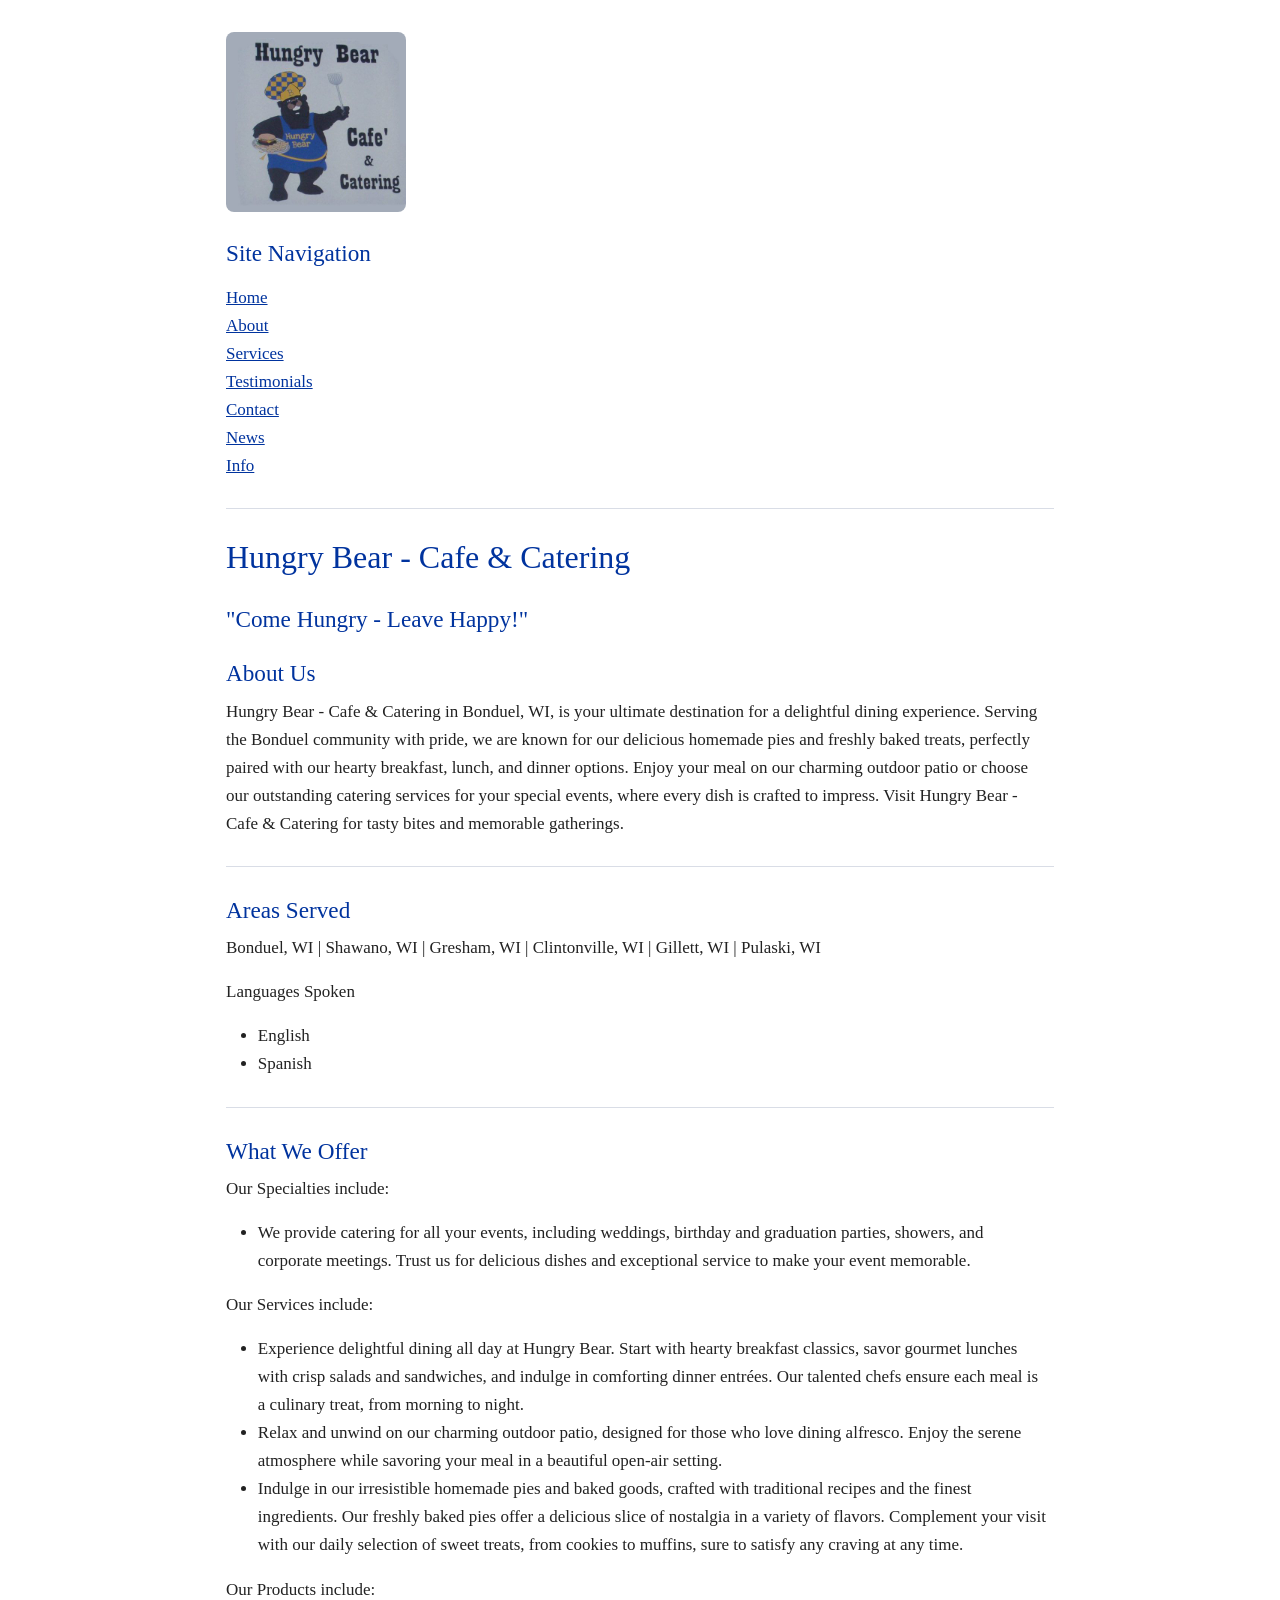
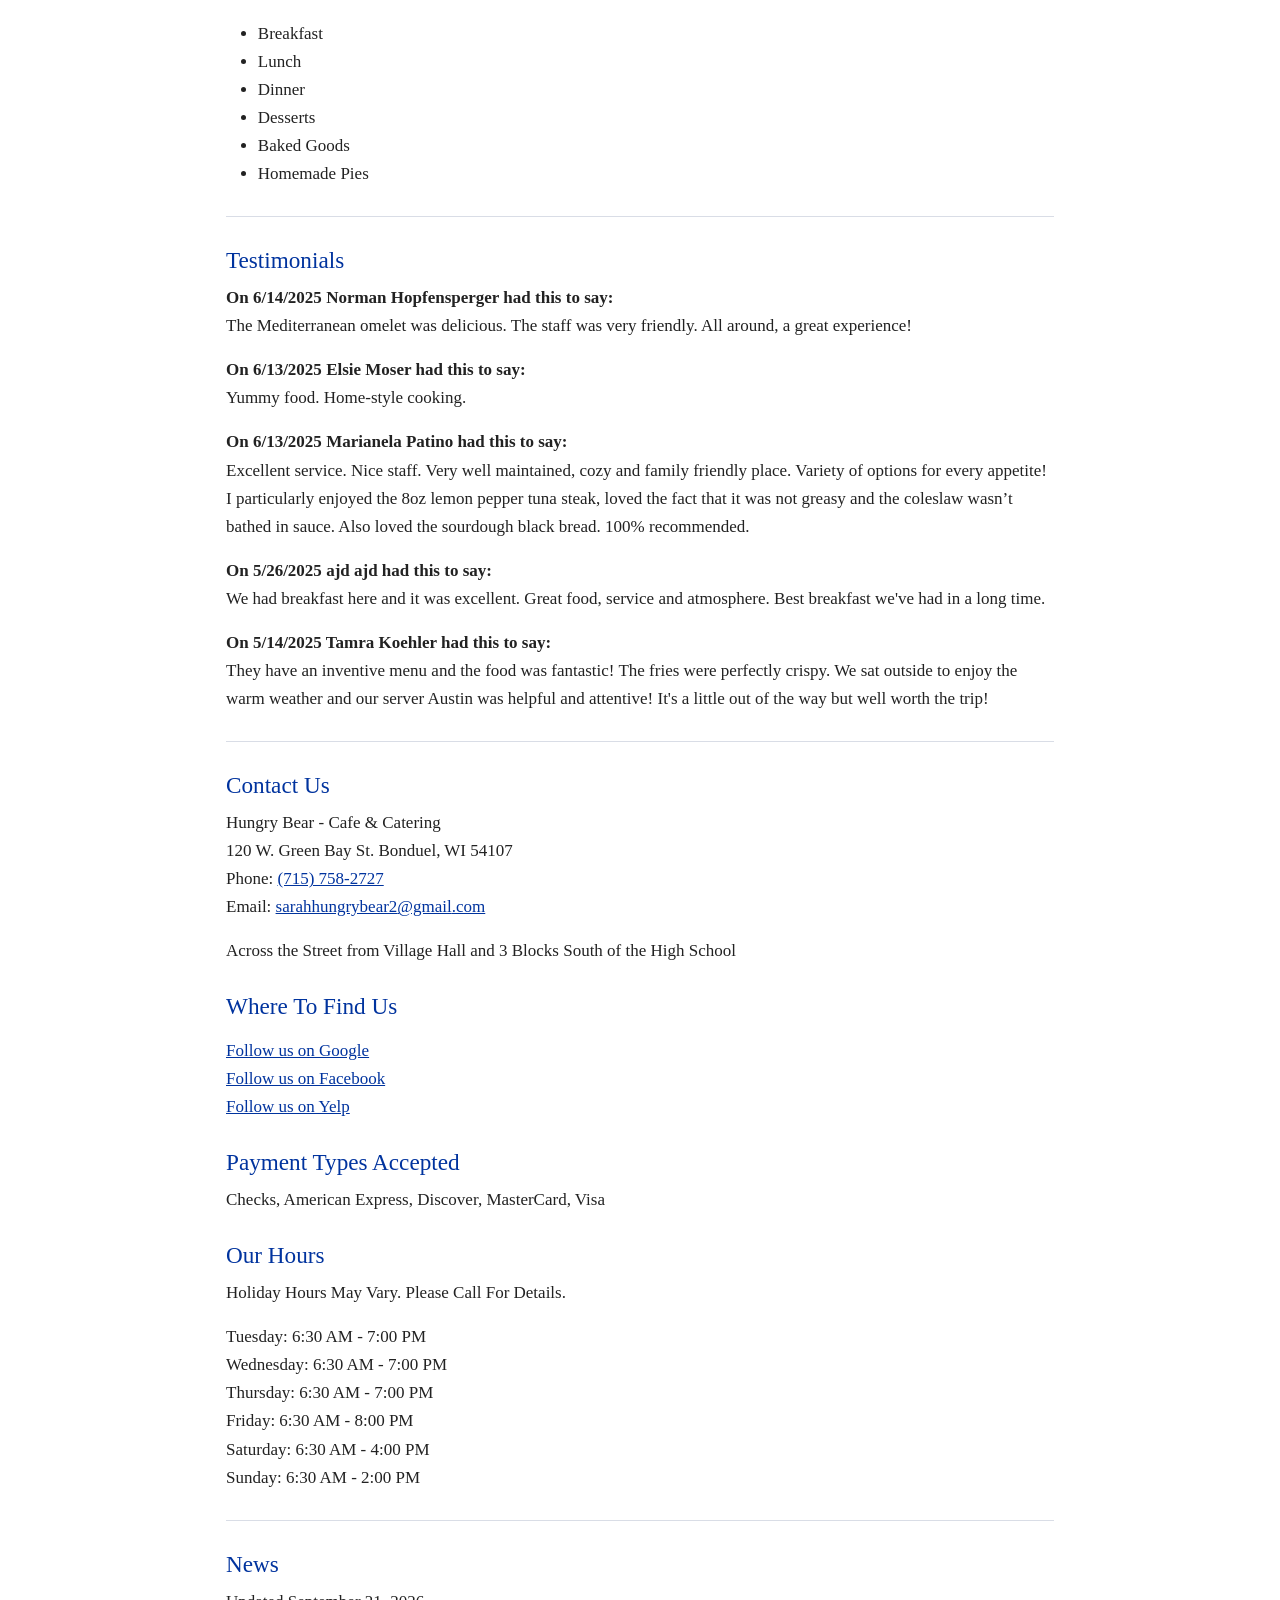
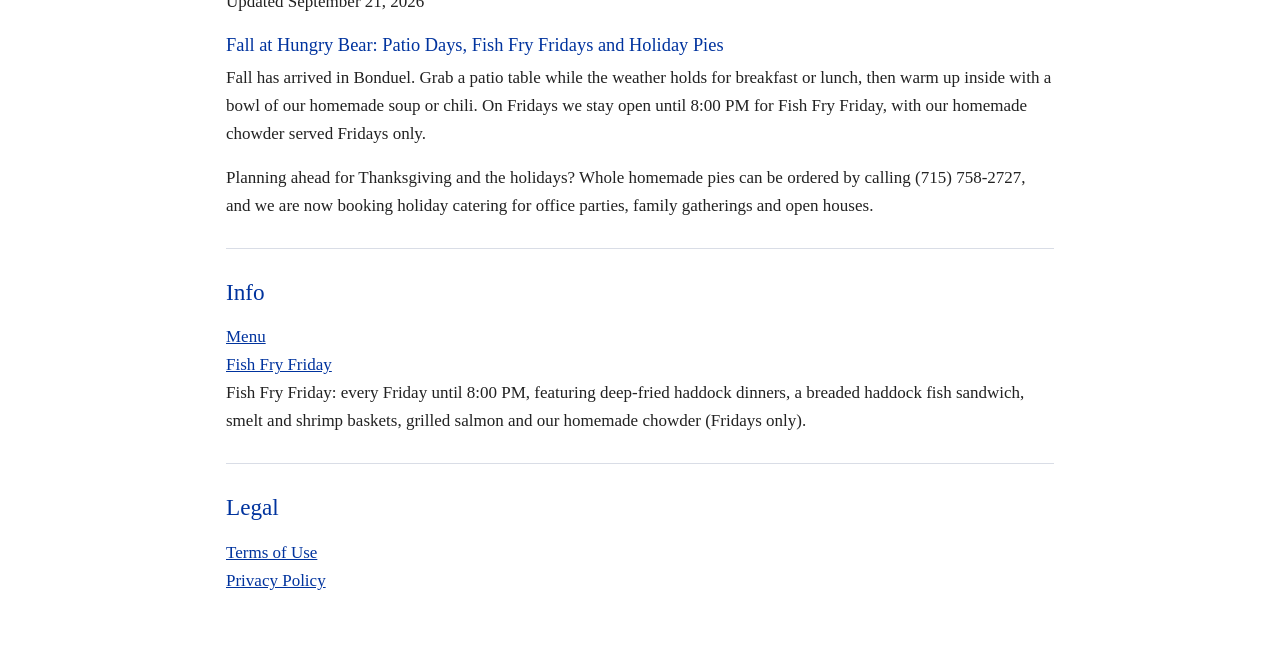
<file: Accessibility_domain-hungrybearbonduelwi.html>
<!DOCTYPE html>
<html lang="en">
<head>
<!-- Google tag (gtag.js) -->
<script async src="https://www.googletagmanager.com/gtag/js?id=G-V057042YFK"></script>
<script>
  window.dataLayer = window.dataLayer || [];
  function gtag(){dataLayer.push(arguments);}
  gtag('js', new Date());

  gtag('config', 'G-V057042YFK');
</script>

    <meta charset="utf-8"/>
    <meta name="viewport" content="width=device-width, initial-scale=1"/>
    <meta name="format-detection" content="telephone=no"/>
    <title>Accessible Text Version | Hungry Bear Cafe, Bonduel WI</title>
    <meta name="description" content="Screen-reader friendly text version of the Hungry Bear - Cafe &amp; Catering website: hours, menu highlights, catering services, address and contact details."/>
    <meta name="robots" content="index, follow"/>
    <link rel="canonical" href="https://hungrybearbonduelwi.com/Accessibility_domain-hungrybearbonduelwi"/>
    <meta name="author" content="Hungry Bear - Cafe &amp; Catering"/>
    <meta name="geo.region" content="US-WI"/>
    <meta name="geo.placename" content="Bonduel, Wisconsin"/>
    <meta name="geo.position" content="44.740319;-88.447331"/>
    <meta name="ICBM" content="44.740319, -88.447331"/>
    <meta property="og:type" content="website"/>
    <meta property="og:locale" content="en_US"/>
    <meta property="og:site_name" content="Hungry Bear - Cafe &amp; Catering"/>
    <meta property="og:title" content="Accessible Text Version | Hungry Bear Cafe, Bonduel WI"/>
    <meta property="og:description" content="Screen-reader friendly text version of the Hungry Bear - Cafe &amp; Catering website: hours, menu highlights, catering services, address and contact details."/>
    <meta property="og:url" content="https://hungrybearbonduelwi.com/Accessibility_domain-hungrybearbonduelwi"/>
    <meta property="og:image" content="https://hungrybearbonduelwi.com/OptimaMedia/images/P_5046/95399ef1-e257-4754-9bdc-2b12252afa7d.jpg"/>
    <meta property="og:image:alt" content="Hungry Bear - Cafe &amp; Catering in Bonduel, Wisconsin"/>
    <meta name="twitter:card" content="summary_large_image"/>
    <meta name="twitter:title" content="Accessible Text Version | Hungry Bear Cafe, Bonduel WI"/>
    <meta name="twitter:description" content="Screen-reader friendly text version of the Hungry Bear - Cafe &amp; Catering website: hours, menu highlights, catering services, address and contact details."/>
    <meta name="twitter:image" content="https://hungrybearbonduelwi.com/OptimaMedia/images/P_5046/95399ef1-e257-4754-9bdc-2b12252afa7d.jpg"/>
    <link rel="icon" href="favicon.ico" sizes="any"/>
    <link rel="icon" type="image/png" href="favicon-32x32.png" sizes="32x32"/>
    <link rel="apple-touch-icon" href="apple-touch-icon.png"/>
    <link rel="manifest" href="site.webmanifest"/>
    <meta name="theme-color" content="#00339E"/>
    <link rel="preconnect" href="https://www.google.com"/>
    <link rel="dns-prefetch" href="https://www.google.com"/>
<meta name="format-detection" content="telephone=no"/>
    <script src="jquery-3.3.1.min.js" ></script>
    <script>window.jQuery || document.write('<script src="/scripts/templates/jquery-3.3.1.min.js"><\/script>')</script>
    <script src="ajax/libs/popper_js/1.14.3/umd/popper.min.js" ></script>
    <script>if (typeof (Popper) === 'undefined') { document.write('<script src="/scripts/templates/popper.min.js"><\/script>') }</script>
    <link rel="stylesheet" href="releases/v5.1.0/css/all.css" >
    <link rel="stylesheet" href="bootstrap/4.1.2/css/bootstrap.min.css" >
    <script src="bootstrap/4.1.2/js/bootstrap.min.js" ></script>
    <script>if (typeof ($.fn.modal) === 'undefined') { document.write('<script src="/scripts/templates/bootstrap.min.js"><\/script>') }</script>
    <script src="Scripts/Templates/googleMaps.js" type="text/javascript"></script>
    <link href="Content/Templates/custom-bootstrap.css" type="text/css" rel="stylesheet"/>
    <script src="Scripts/bootbox.min.js" type="text/javascript"></script>
    <script src="Scripts/Profile/jquery.barrating.1.1.4.js" type="text/javascript"></script>
    <script src="Scripts/Templates/cleave.min.js" type="text/javascript"></script>
    <script src="Scripts/Templates/cleave-phone.us.js" type="text/javascript"></script>
    <script src="Scripts/Templates/slick.min.js" type="text/javascript"></script>
    <link href="Content/Templates/slick.css" type="text/css" rel="stylesheet"/>
    <link href="Content/Templates/slick-theme.css" type="text/css" rel="stylesheet"/>
    <script src="Scripts/Templates/googleMapsMultiLocation.js" type="text/javascript"></script>
<script type="application/ld+json">
{
  "@context": "https://schema.org",
  "@type": "WebPage",
  "speakable": {
    "@type": "SpeakableSpecification",
    "xPath": [
      "//p[@class='description-speakable']",
      "//h1[@class='content-body-heading businessname']",
      "//h1[@class='content-body-sub-heading slogan']",
      "//span[@class='address']",
      "//p[@class='areas']",
      "//li[@class='products']",
      "//li[@class='services']"
    ]
  },
  "url": "https://hungrybearbonduelwi.com/"
}
</script>
<script type="application/ld+json">
{
  "@context": "https://schema.org",
  "@type": "Restaurant",
  "name": "Hungry Bear - Cafe & Catering",
  "url": "https://hungrybearbonduelwi.com/",
  "description": "Hungry Bear - Cafe & Catering in Bonduel, WI, is your ultimate destination for a delightful dining experience. Serving the Bonduel community with pride, we are known for our delicious homemade pies and freshly baked treats, perfectly paired with our hearty breakfast, lunch, and dinner options. Enjoy your meal on our charming outdoor patio or choose our outstanding catering services for your special events, where every dish is crafted to impress. Visit Hungry Bear - Cafe & Catering for tasty bites and memorable gatherings.",
  "image": "OptimaMedia/images/P_5046/95399ef1-e257-4754-9bdc-2b12252afa7d.jpg",
  "address":{
    "@type": "PostalAddress",
    "streetAddress": "120 W. Green Bay St.",
    "addressLocality": "Bonduel",
    "addressRegion": "WI",
    "postalCode": "54107",
    "addressCountry": "USA"
  },
  "servesCuisine": ["American", "Breakfast", "Comfort Food", "Bakery"],
  "priceRange": "$$",
  "hasMenu": "https://hungrybearbonduelwi.com/OptimaMedia/products/P_5046/4136f2a5-7c5f-4f1f-ba1e-be9df4e3f4e2.pdf",
  "paymentAccepted": "Cash, Check, American Express, Discover, MasterCard, Visa",
  "currenciesAccepted": "USD",
  "areaServed": [
    { "@type": "City", "name": "Bonduel", "addressRegion": "WI" },
    { "@type": "City", "name": "Shawano", "addressRegion": "WI" },
    { "@type": "City", "name": "Gresham", "addressRegion": "WI" },
    { "@type": "City", "name": "Clintonville", "addressRegion": "WI" },
    { "@type": "City", "name": "Gillett", "addressRegion": "WI" },
    { "@type": "City", "name": "Pulaski", "addressRegion": "WI" }
  ],
  "knowsLanguage": ["en", "es"],
  "foundingDate": "2015",
  "publicAccess": true,
  "smokingAllowed": false,
  "makesOffer": [
    { "@type": "Offer", "name": "Event catering",
      "description": "Catering for weddings, birthday and graduation parties, showers and corporate meetings." },
    { "@type": "Offer", "name": "Homemade pies and baked goods",
      "description": "Freshly baked pies, cookies and muffins made daily from traditional recipes." },
    { "@type": "Offer", "name": "Outdoor patio dining",
      "description": "Alfresco seating on the cafe's outdoor patio." }
  ],
  "amenityFeature": [
    { "@type": "LocationFeatureSpecification", "name": "Outdoor seating", "value": true },
    { "@type": "LocationFeatureSpecification", "name": "Catering", "value": true },
    { "@type": "LocationFeatureSpecification", "name": "Family friendly", "value": true }
  ],
  "telephone": "(715) 758-2727",
  "email": "sarahhungrybear2@gmail.com",
  "sameAs":[
    "https://www.google.com/maps/place/Hungry+Bear+Cafe+%26+Catering/@44.7393658,-88.4476176,17z/data=!3m1!4b1!4m2!3m1!1s0x88026b0ed5f36795:0xe5e7ac57b09d9b7d",
    "https://www.yelp.com/biz/the-hungry-bear-cafe-and-catering-bonduel",
    "https://www.facebook.com/The-Hungry-BEAR-family-cafe-catering-1473936926240196"
  ],
  "geo": {
    "@type":"GeoCoordinates",
    "latitude":44.740319150542014,
    "longitude":-88.44733054498985
  },
  "openingHoursSpecification":[
    {
      "opens": "06:30",
      "closes": "19:00",
      "@type": "OpeningHoursSpecification",
      "dayOfWeek": "Tuesday"
    },
    {
      "opens": "06:30",
      "closes": "19:00",
      "@type": "OpeningHoursSpecification",
      "dayOfWeek": "Wednesday"
    },
    {
      "opens": "06:30",
      "closes": "19:00",
      "@type": "OpeningHoursSpecification",
      "dayOfWeek": "Thursday"
    },
    {
      "opens": "06:30",
      "closes": "20:00",
      "@type": "OpeningHoursSpecification",
      "dayOfWeek": "Friday"
    },
    {
      "opens": "06:30",
      "closes": "16:00",
      "@type": "OpeningHoursSpecification",
      "dayOfWeek": "Saturday"
    },
    {
      "opens": "06:30",
      "closes": "14:00",
      "@type": "OpeningHoursSpecification",
      "dayOfWeek": "Sunday"
    }
  ]
}
</script>
    <link href="Content/Templates/platinum_fonts.css" type="text/css" rel="stylesheet"/>
    <style>
        :root {
            --body_font: Open Sans;
            --header_font: Roboto Slab;
        }
    </style>
    <link href="Content/Templates/accessibility.css" type="text/css" rel="stylesheet"/>
</head>
<body class="m-2">
    <article id="articleContainer" class="" itemscope="" itemtype="https://schema.org/Article" role="article">
        <div class="w-100 w-lg-80 w-sm-90 w-md-90 mx-auto">
            <p></p>
            <p></p>
                <img itemprop="image" src="OptimaMedia/images/P_5046/95399ef1-e257-4754-9bdc-2b12252afa7d.jpg" alt="Hungry Bear - Cafe &amp; Catering" class="nav-logo" width="480" height="480" loading="eager" fetchpriority="high" decoding="async"/>
            <p></p>
            <h2 class="content-body-sub-heading">Site Navigation</h2>
            <p></p>
                <a href="#home">Home</a>
                            <br/>
                <a href="#about">About</a>
                            <br/>
                <a href="#services">Services</a>
                            <br/>
                <a href="#testimonials">Testimonials</a>
            <br/>
            <a href="#contact">Contact</a>
                <br/>
                <a href="#news">News</a>
                            <br/>
                <a href="#documents">Info</a>
                                                    <hr id="home"/>
                    <h1 itemprop="headline" class="content-body-heading businessname">Hungry Bear - Cafe & Catering</h1>
                    <h2 itemprop="alternativeHeadline" class="content-body-sub-heading slogan">"Come Hungry - Leave Happy!"</h2>
                    <h2 class="content-body-sub-heading mt-4">About Us</h2>
                    <p itemprop="description" class="description-speakable">Hungry Bear - Cafe & Catering in Bonduel, WI, is your ultimate destination for a delightful dining experience. Serving the Bonduel community with pride, we are known for our delicious homemade pies and freshly baked treats, perfectly paired with our hearty breakfast, lunch, and dinner options. Enjoy your meal on our charming outdoor patio or choose our outstanding catering services for your special events, where every dish is crafted to impress. Visit Hungry Bear - Cafe & Catering for tasty bites and memorable gatherings.</p>
                            <hr id="about"/>
                    <h2 class="content-body-sub-heading">Areas Served</h2>
                    <p class="areas">Bonduel, WI | Shawano, WI | Gresham, WI | Clintonville, WI | Gillett, WI | Pulaski, WI</p>
                <!--Certifications -->
                <!--Languages -->
                            <p class="">
                                Languages Spoken
                                <ul class="mx-2">
                                        <li>English</li>
                                        <li>Spanish</li>
                                </ul>
                            </p>
                            <hr id="services"/>
                <h2 class="content-body-sub-heading">What We Offer</h2>
                    <p class="">
                        Our Specialties include:
                        <ul class="mx-2">
                                <li>We provide catering for all your events, including weddings, birthday and graduation parties, showers, and corporate meetings. Trust us for delicious dishes and exceptional service to make your event memorable.</li>
                        </ul>
                    </p>
                <!--Services -->
                    <p>
                        Our Services include:
                        <ul class="mx-2">
                                <li class="services">Experience delightful dining all day at Hungry Bear. Start with hearty breakfast classics, savor gourmet lunches with crisp salads and sandwiches, and indulge in comforting dinner entr&#233;es. Our talented chefs ensure each meal is a culinary treat, from morning to night.</li>
                                <li class="services">Relax and unwind on our charming outdoor patio, designed for those who love dining alfresco. Enjoy the serene atmosphere while savoring your meal in a beautiful open-air setting.</li>
                                <li class="services">Indulge in our irresistible homemade pies and baked goods, crafted with traditional recipes and the finest ingredients. Our freshly baked pies offer a delicious slice of nostalgia in a variety of flavors. Complement your visit with our daily selection of sweet treats, from cookies to muffins, sure to satisfy any craving at any time.</li>
                        </ul>
                    </p>
                <!--Brands -->
                <!--Products -->
                    <p>
                        Our Products include:
                        <ul class="mx-2">
                                <li class="products">Breakfast</li>
                                <li class="products">Lunch</li>
                                <li class="products">Dinner</li>
                                <li class="products">Desserts</li>
                                <li class="products">Baked Goods</li>
                                <li class="products">Homemade Pies</li>
                        </ul>
                    </p>
                            <hr id="testimonials"/>
                <h2 class="content-body-sub-heading">Testimonials</h2>
                    <p>
                        <strong>
On 6/14/2025
                                <span> Norman Hopfensperger</span>
                            <span>had this to say:</span>
                        </strong>
                        <br/>
                        The Mediterranean omelet was delicious. The staff was very friendly. All around, a great experience!
                    </p>
                    <p>
                        <strong>
On 6/13/2025
                                <span> Elsie Moser</span>
                            <span>had this to say:</span>
                        </strong>
                        <br/>
                        Yummy food. Home-style cooking.
                    </p>
                    <p>
                        <strong>
On 6/13/2025
                                <span> Marianela Patino</span>
                            <span>had this to say:</span>
                        </strong>
                        <br/>
                        Excellent service. Nice staff. Very well maintained, cozy and family friendly place. Variety of options for every appetite! I particularly enjoyed the 8oz lemon pepper tuna steak, loved the fact that it was not greasy and the coleslaw wasn’t bathed in sauce. Also loved the sourdough black bread. 100% recommended.
                    </p>
                    <p>
                        <strong>
On 5/26/2025
                                <span> ajd ajd</span>
                            <span>had this to say:</span>
                        </strong>
                        <br/>
                        We had breakfast here and it was excellent.   Great food, service and atmosphere.   Best breakfast we&#39;ve had in a long time.
                    </p>
                    <p>
                        <strong>
On 5/14/2025
                                <span> Tamra Koehler</span>
                            <span>had this to say:</span>
                        </strong>
                        <br/>
                        They have an inventive menu and the food was fantastic! The fries were perfectly crispy. We sat outside to enjoy the warm weather and our server Austin was helpful and attentive! It&#39;s a little out of the way but well worth the trip!
                    </p>
            <hr id="contact"/>
            <h2 class="content-body-sub-heading">Contact Us</h2>
            <p>
Hungry Bear - Cafe & Catering                <br><span class="address">
120 W. Green Bay St.                Bonduel, WI 54107                </span>
                    <br/>
Phone:  <a href="tel:7157582727" class="contact-phone">(715) 758-2727</a>
                                                                                                                                                                                    <br/>
Email:  <a title="sarahhungrybear2@gmail.com" href="mailto:sarahhungrybear2@gmail.com">sarahhungrybear2<wbr>@gmail<wbr>.com</a>
            </p>
                <p>
                    Across the Street from Village Hall and 3 Blocks South of the High School
                </p>
                                        <h2 class="content-body-sub-heading">Where To Find Us</h2>
                <p></p>
                    <a href="https://www.google.com/maps/place/Hungry+Bear+Cafe+%26+Catering/@44.7393658,-88.4476176,17z/data=!3m1!4b1!4m2!3m1!1s0x88026b0ed5f36795:0xe5e7ac57b09d9b7d" target="_blank" rel="noopener noreferrer">
                        Follow us on Google
                    </a>
                    <br/>
                    <a href="https://www.facebook.com/The-Hungry-BEAR-family-cafe-catering-1473936926240196" target="_blank" rel="noopener noreferrer">
                        Follow us on Facebook
                    </a>
                    <br/>
                    <a href="https://www.yelp.com/biz/the-hungry-bear-cafe-and-catering-bonduel" target="_blank" rel="noopener noreferrer">
                        Follow us on Yelp
                    </a>
                    <br/>
                <p></p>
                            <h2 class="content-body-sub-heading">Payment Types Accepted</h2>
                <p>Checks, American Express, Discover, MasterCard, Visa</p>
                <h2 class="content-body-sub-heading">Our Hours</h2>
                    <p>Holiday Hours May Vary.  Please Call For Details.</p>
                <p class="hours">
                    Tuesday: 6:30 AM - 7:00 PM                             <br/>
                    Wednesday: 6:30 AM - 7:00 PM                             <br/>
                    Thursday: 6:30 AM - 7:00 PM                             <br/>
                    Friday: 6:30 AM - 8:00 PM                             <br/>
                    Saturday: 6:30 AM - 4:00 PM                             <br/>
                    Sunday: 6:30 AM - 2:00 PM                             <br/>
                </p>
                            <hr id="news"/>
                <h2 class="content-body-sub-heading">News</h2>
                    <p>Updated <time datetime="2026-09-21">September 21, 2026</time></p>
                    <h3>Fall at Hungry Bear: Patio Days, Fish Fry Fridays and Holiday Pies</h3>
                    <p>Fall has arrived in Bonduel. Grab a patio table while the weather holds for breakfast or lunch, then warm up inside with a bowl of our homemade soup or chili. On Fridays we stay open until 8:00 PM for Fish Fry Friday, with our homemade chowder served Fridays only.</p>
                    <p>Planning ahead for Thanksgiving and the holidays? Whole homemade pies can be ordered by calling (715) 758-2727, and we are now booking holiday catering for office parties, family gatherings and open houses.</p>
                            <hr id="documents"/>
                <h2 class="content-body-sub-heading">Info</h2>
                <p></p>
                        <a href="OptimaMedia/products/P_5046/4136f2a5-7c5f-4f1f-ba1e-be9df4e3f4e2.pdf" target="_blank" rel="noopener noreferrer">Menu</a>
                        <br/>
                        <a href="/#fishFryFriday">Fish Fry Friday</a>
                        <br/>
                        <p>Fish Fry Friday: every Friday until 8:00 PM, featuring deep-fried haddock dinners, a breaded haddock fish sandwich, smelt and shrimp baskets, grilled salmon and our homemade chowder (Fridays only).</p>
                                    <hr>
            <h2 class="content-body-sub-heading">Legal</h2>
            <p></p>
            <a href="Accessibility/TermsOfUse" target="_blank" rel="noopener noreferrer">Terms of Use</a>
            <br/>
            <a href="Accessibility/PrivacyPolicy" target="_blank" rel="noopener noreferrer">Privacy Policy</a>
            <p></p>
        </div>
        </article>
    </body>
</html>
</file>
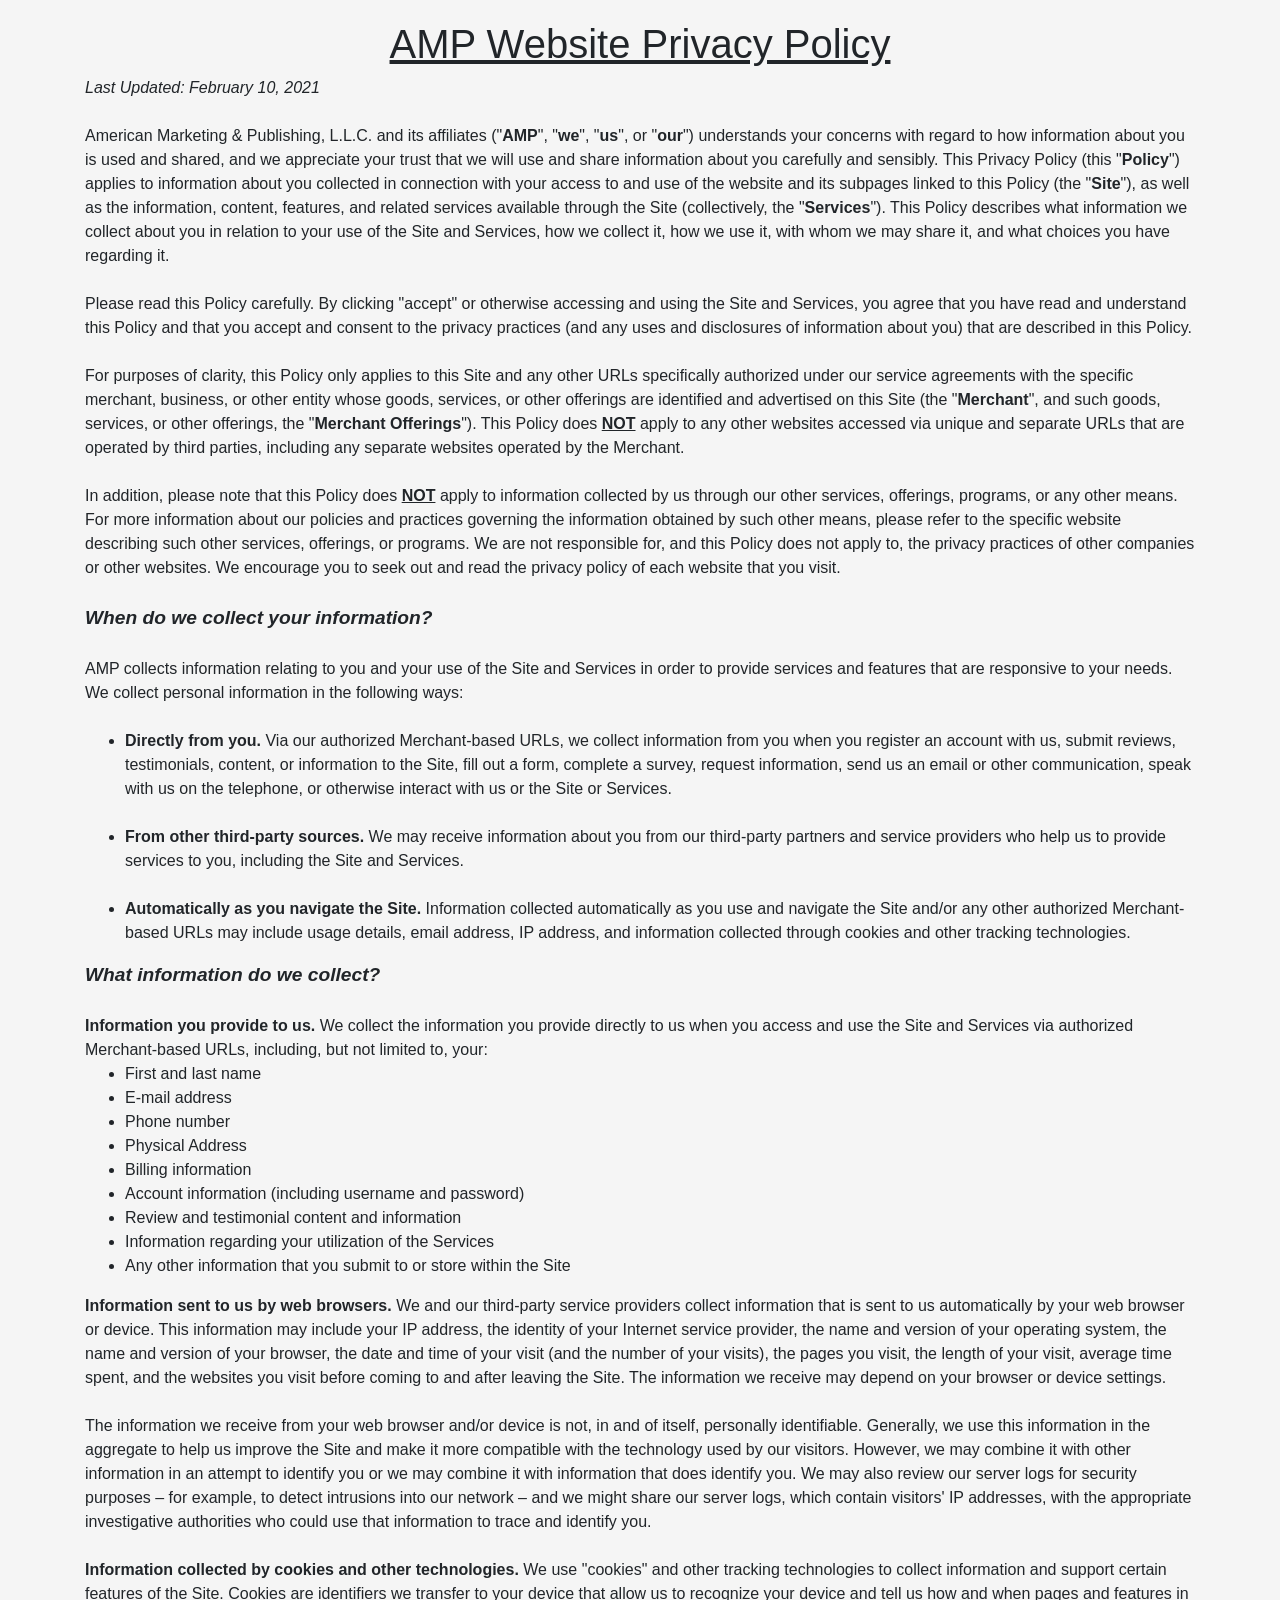
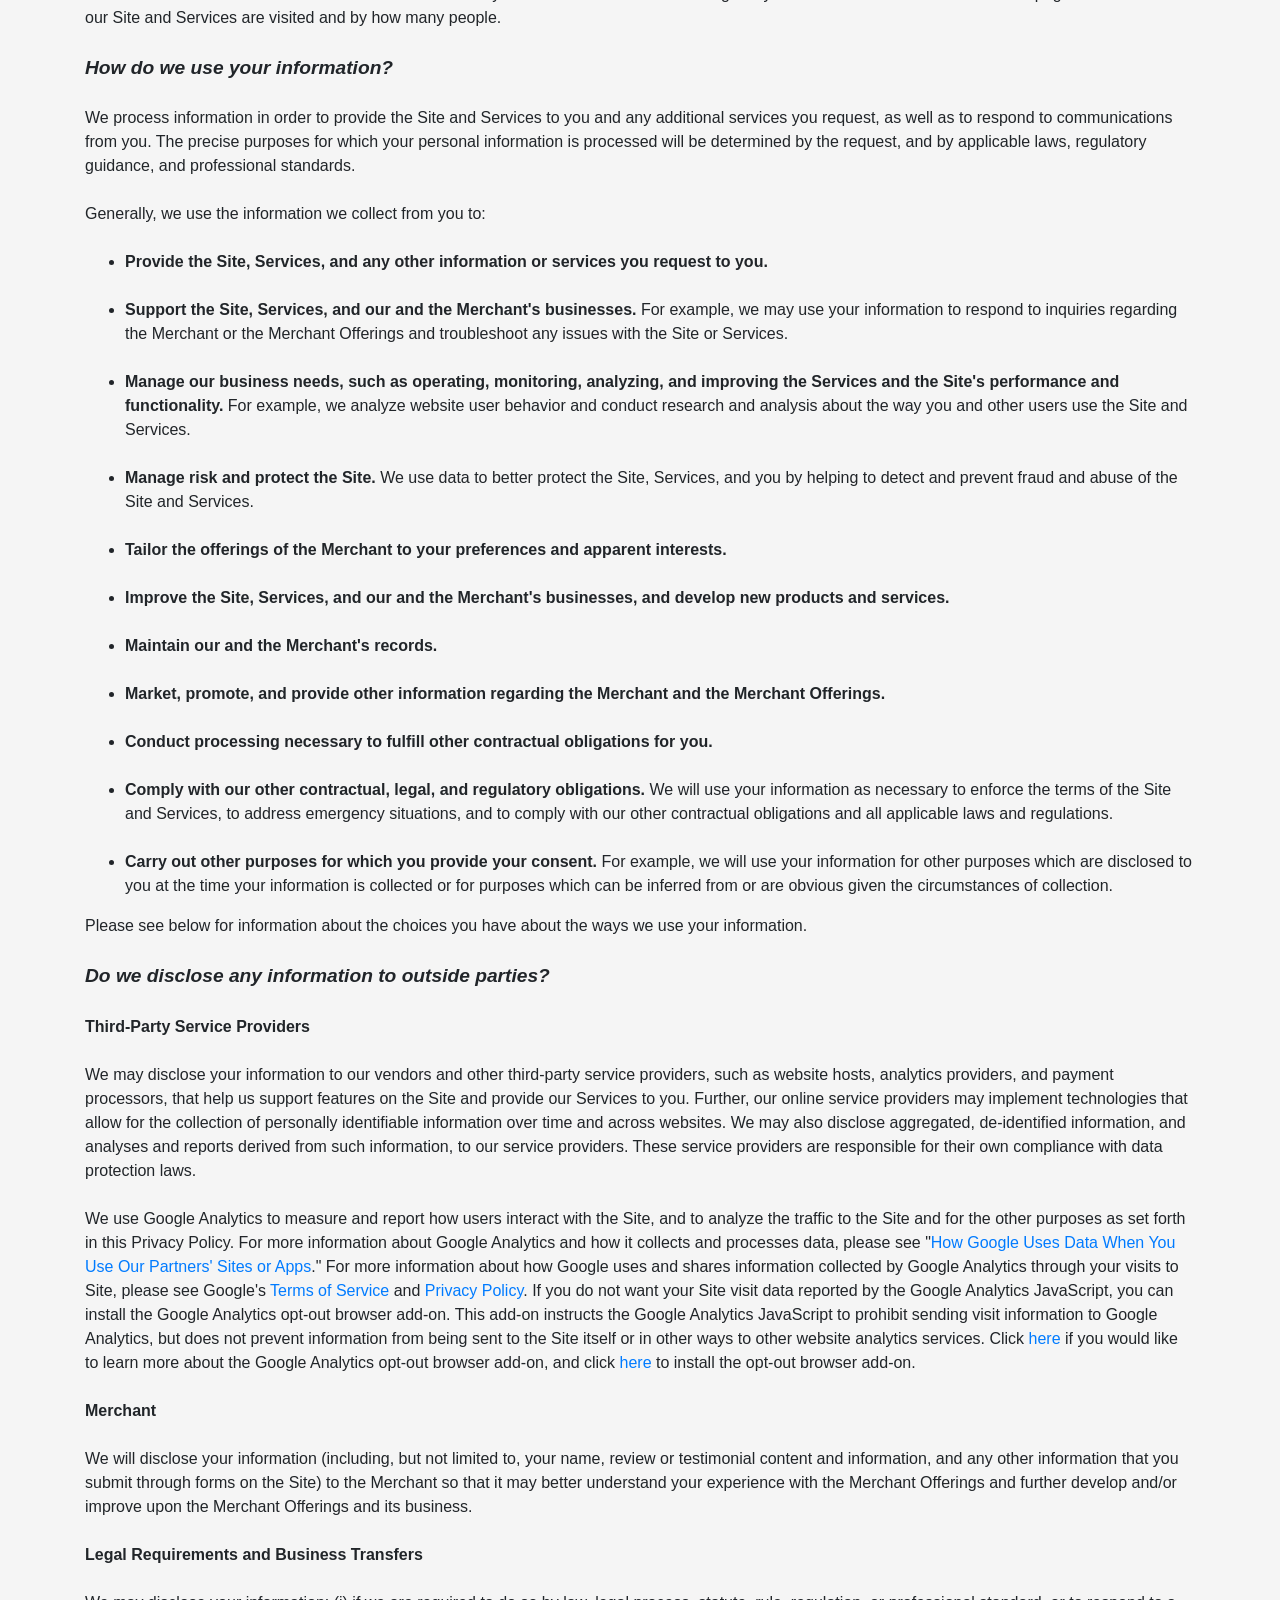
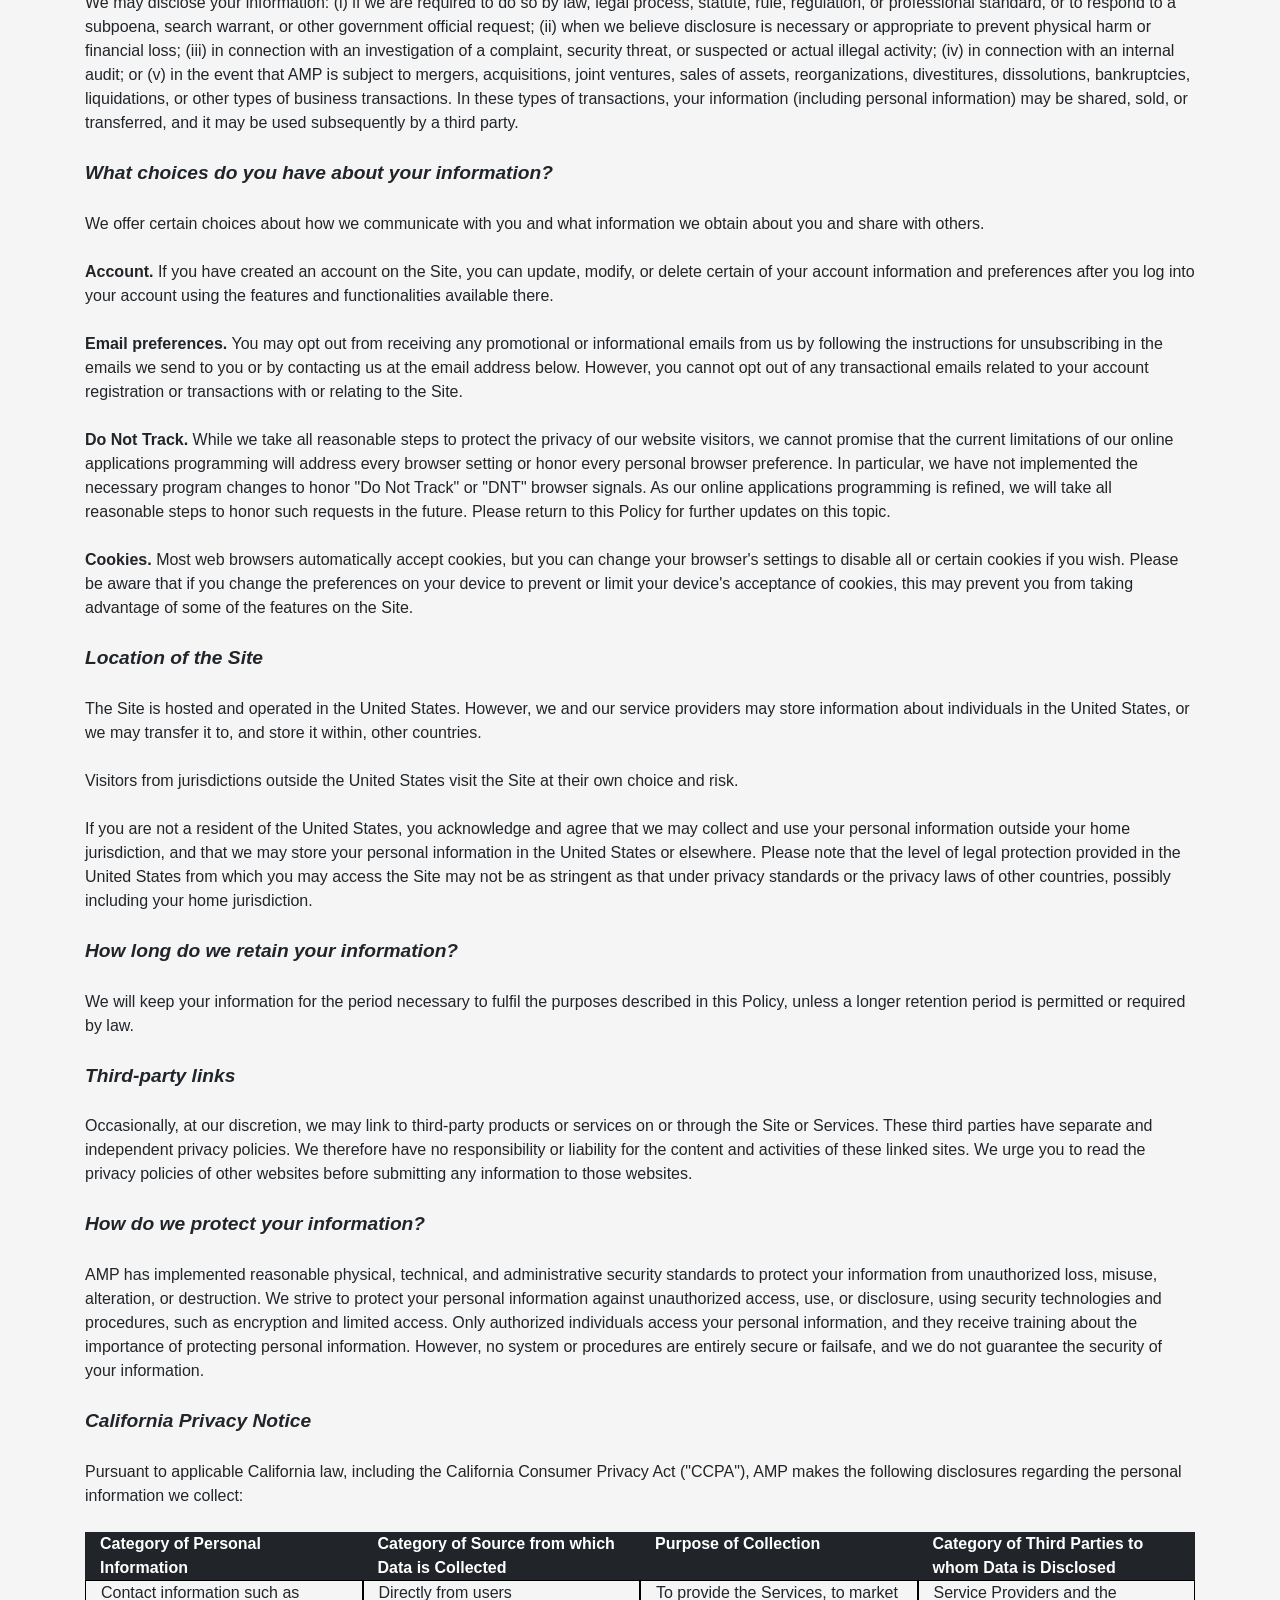
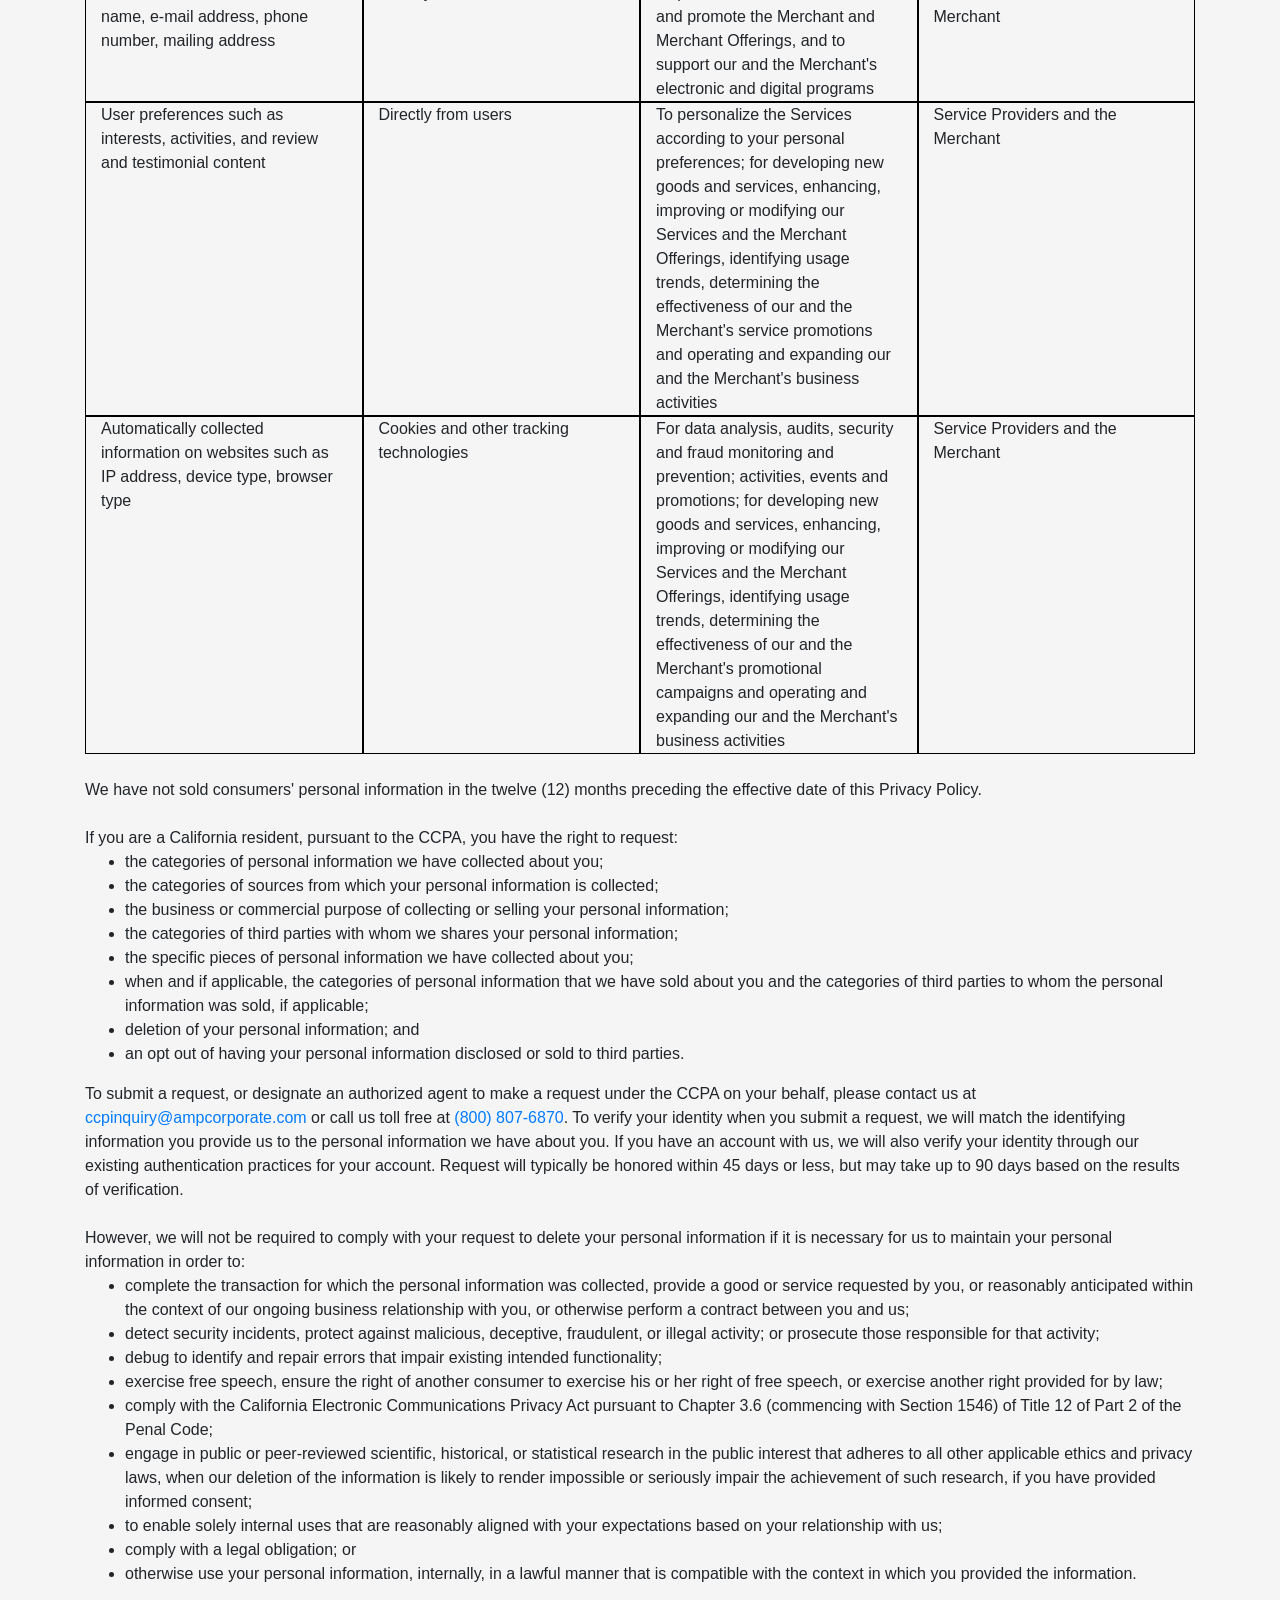
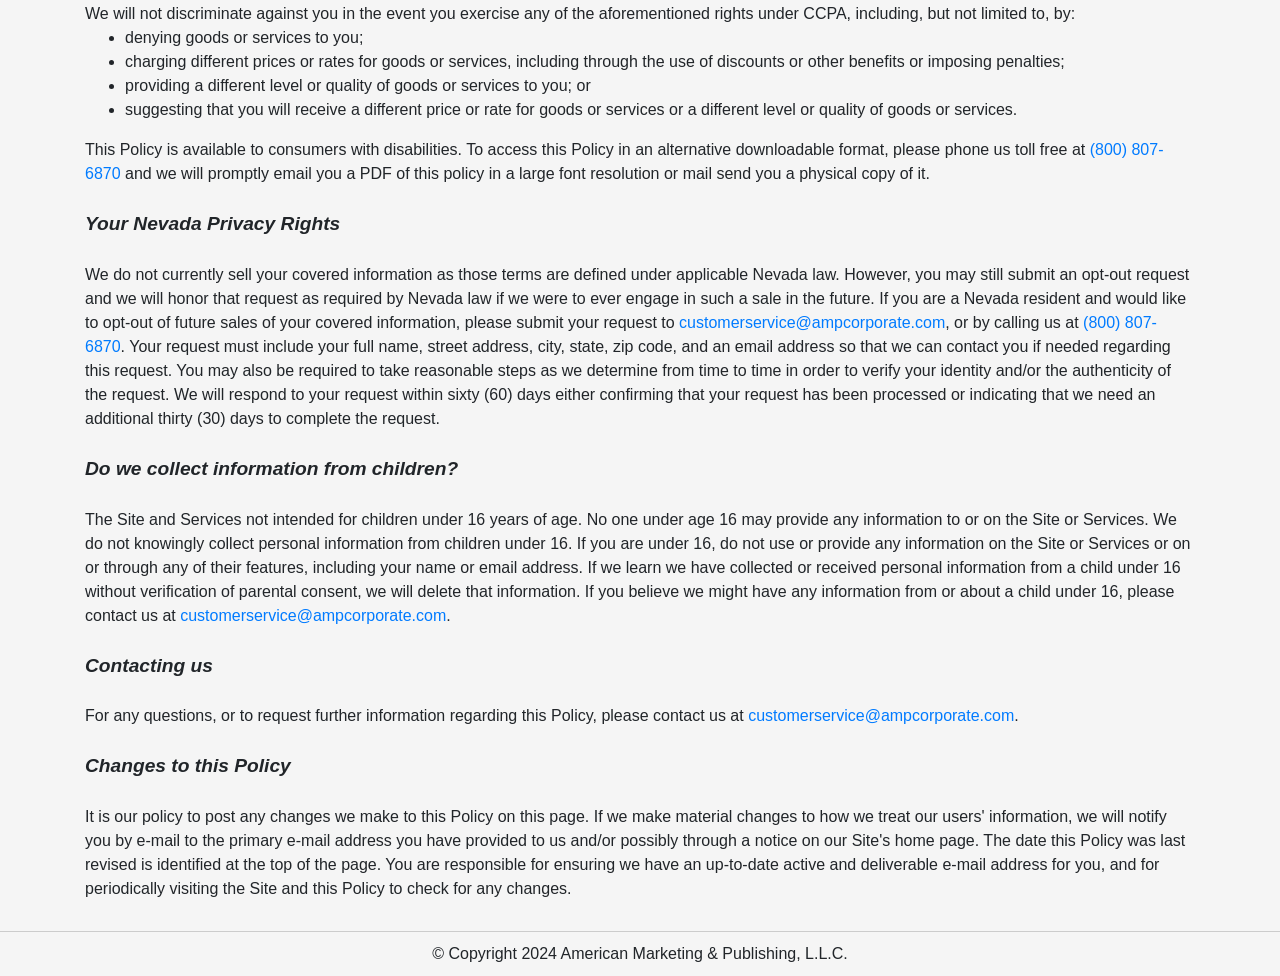
<file: Accessibility/PrivacyPolicy.html>
<!DOCTYPE html>
<html lang="en">
<head>
<!-- Google tag (gtag.js) -->
<script async src="https://www.googletagmanager.com/gtag/js?id=G-V057042YFK"></script>
<script>
  window.dataLayer = window.dataLayer || [];
  function gtag(){dataLayer.push(arguments);}
  gtag('js', new Date());

  gtag('config', 'G-V057042YFK');
</script>

    <meta charset="utf-8"/>
    <meta name="viewport" content="width=device-width, initial-scale=1"/>
    <meta name="format-detection" content="telephone=no"/>
    <title>Privacy Policy (Accessible) | Hungry Bear Cafe &amp; Catering</title>
    <meta name="description" content="Accessible version of the Hungry Bear - Cafe &amp; Catering website Privacy Policy explaining what data is collected and how it is used."/>
    <meta name="robots" content="noindex, follow"/>
    <link rel="canonical" href="https://hungrybearbonduelwi.com/Home/PrivacyPolicy"/>
    <meta name="author" content="Hungry Bear - Cafe &amp; Catering"/>
    <meta name="geo.region" content="US-WI"/>
    <meta name="geo.placename" content="Bonduel, Wisconsin"/>
    <meta name="geo.position" content="44.740319;-88.447331"/>
    <meta name="ICBM" content="44.740319, -88.447331"/>
    <meta property="og:type" content="website"/>
    <meta property="og:locale" content="en_US"/>
    <meta property="og:site_name" content="Hungry Bear - Cafe &amp; Catering"/>
    <meta property="og:title" content="Privacy Policy (Accessible) | Hungry Bear Cafe &amp; Catering"/>
    <meta property="og:description" content="Accessible version of the Hungry Bear - Cafe &amp; Catering website Privacy Policy explaining what data is collected and how it is used."/>
    <meta property="og:url" content="https://hungrybearbonduelwi.com/Accessibility/PrivacyPolicy"/>
    <meta property="og:image" content="https://hungrybearbonduelwi.com/OptimaMedia/images/P_5046/95399ef1-e257-4754-9bdc-2b12252afa7d.jpg"/>
    <meta property="og:image:alt" content="Hungry Bear - Cafe &amp; Catering in Bonduel, Wisconsin"/>
    <meta name="twitter:card" content="summary_large_image"/>
    <meta name="twitter:title" content="Privacy Policy (Accessible) | Hungry Bear Cafe &amp; Catering"/>
    <meta name="twitter:description" content="Accessible version of the Hungry Bear - Cafe &amp; Catering website Privacy Policy explaining what data is collected and how it is used."/>
    <meta name="twitter:image" content="https://hungrybearbonduelwi.com/OptimaMedia/images/P_5046/95399ef1-e257-4754-9bdc-2b12252afa7d.jpg"/>
    <link rel="icon" href="../favicon.ico" sizes="any"/>
    <link rel="icon" type="image/png" href="../favicon-32x32.png" sizes="32x32"/>
    <link rel="apple-touch-icon" href="../apple-touch-icon.png"/>
    <link rel="manifest" href="../site.webmanifest"/>
    <meta name="theme-color" content="#00339E"/>
    <link rel="preconnect" href="https://www.google.com"/>
    <link rel="dns-prefetch" href="https://www.google.com"/>
<link href="../bootstrap/4.1.2/css/bootstrap.min.css" type="text/css" rel="stylesheet"/>
    <style type="text/css">
    html 
    {
        min-height: 100%;
        width: 100%;
        margin: 0;
        position: relative;
        font-family: Arial, Helvetica, sans-serif;
        background-color: #f5f5f5;
        -webkit-text-size-adjust: 100%;
    }
    body 
    {
        margin: 0;
        width: 100%;
        font-family: Arial, Helvetica, sans-serif;
        background-color: #f5f5f5;
        display: inline-block;
    }  
    .cp
    {
        display: block;
    }
    h4
    {
        font-weight: bold;
        padding-bottom: 10px;
    }
    p
    {
        padding-bottom: 25px;
        font-size: 16px;
    }
    .last-content
    {
        padding-bottom: 75px;
    }
    #footer
    {
        padding-top: 10px;
        padding-bottom: 10px;
        position: absolute;
        bottom: 0;
        left: 0;
        right: 0;
        text-align: center;
        border-top: 1px solid #ccc;
        width: 100%;
    }
	.bu {
        font-weight: bold;
		text-decoration: underline;
    }
	.title {
	    margin-top: 20px;
		text-align: center;
		text-decoration: underline;
	}
    </style>
</head>
<body>
    <div class="container">
         <h1 class="title">AMP Website Privacy Policy</h1>
		 <span style="font-style: italic">Last Updated: February 10, 2021</span>
          <br/><br/>
          American Marketing & Publishing, L.L.C. and its affiliates ("<strong>AMP</strong>", "<strong>we</strong>", "<strong>us</strong>", or "<strong>our</strong>") understands your concerns with regard to how information about you is used and shared, and we appreciate your trust that we will use and share information about you carefully and sensibly.  This Privacy Policy (this "<strong>Policy</strong>") applies to information about you collected in connection with your access to and use of the website and its subpages linked to this Policy (the "<strong>Site</strong>"), as well as the information, content, features, and related services available through the Site (collectively, the "<strong>Services</strong>"). This Policy describes what information we collect about you in relation to your use of the Site and Services, how we collect it, how we use it, with whom we may share it, and what choices you have regarding it.
          <br/><br/>
		  Please read this Policy carefully. By clicking "accept" or otherwise accessing and using the Site and Services, you agree that you have read and understand this Policy and that you accept and consent to the privacy practices (and any uses and disclosures of information about you) that are described in this Policy.
          <br/><br/>
		  For purposes of clarity, this Policy only applies to this Site and any other URLs specifically authorized under our service agreements with the specific merchant, business, or other entity whose goods, services, or other offerings are identified and advertised on this Site (the "<strong>Merchant</strong>", and such goods, services, or other offerings, the "<strong>Merchant Offerings</strong>"). This Policy does <strong><u>NOT</u></strong> apply to any other websites accessed via unique and separate URLs that are operated by third parties, including any separate websites operated by the Merchant.
          <br/><br/>
		  In addition, please note that this Policy does <span class="bu">NOT</span> apply to information collected by us through our other services, offerings, programs, or any other means. For more information about our policies and practices governing the information obtained by such other means, please refer to the specific website describing such other services, offerings, or programs.  We are not responsible for, and this Policy does not apply to, the privacy practices of other companies or other websites. We encourage you to seek out and read the privacy policy of each website that you visit.
          <br/><br/>
		  <span style="font-size:larger; font-weight: bold; font-style: italic">When do we collect your information?</span>
		  <br/><br/>
          AMP collects information relating to you and your use of the Site and Services in order to provide services and features that are responsive to your needs. We collect personal information in the following ways:
		  <ul>
  		    <br/>
		    <li><strong>Directly from you.</strong>  Via our authorized Merchant-based URLs, we collect information from you when you register an account with us, submit reviews, testimonials, content, or information to the Site, fill out a form, complete a survey, request information, send us an email or other communication, speak with us on the telephone, or otherwise interact with us or the Site or Services.</li>
			<br/>
		    <li><strong>From other third-party sources.</strong>  We may receive information about you from our third-party partners and service providers who help us to provide services to you, including the Site and Services.</li>
			<br/>
		    <li><strong>Automatically as you navigate the Site.</strong>  Information collected automatically as you use and navigate the Site and/or any other authorized Merchant-based URLs may include usage details, email address, IP address, and information collected through cookies and other tracking technologies.</li>
		  </ul>
		  <span style="font-size:larger; font-weight: bold; font-style: italic">What information do we collect?</span>
          <br/><br/>
		  <strong>Information you provide to us.</strong> We collect the information you provide directly to us when you access and use the Site and Services via authorized Merchant-based URLs, including, but not limited to, your:
		  <ul>
		    <li>First and last name</li>
		    <li>E-mail address</li>
		    <li>Phone number</li>
		    <li>Physical Address</li>
		    <li>Billing information</li>
		    <li>Account information (including username and password)</li>
		    <li>Review and testimonial content and information</li>
		    <li>Information regarding your utilization of the Services</li>
		    <li>Any other information that you submit to or store within the Site</li>
		  </ul>
		  <strong>Information sent to us by web browsers.</strong> We and our third-party service providers collect information that is sent to us automatically by your web browser or device. This information may include your IP address, the identity of your Internet service provider, the name and version of your operating system, the name and version of your browser, the date and time of your visit (and the number of your visits), the pages you visit, the length of your visit, average time spent, and the websites you visit before coming to and after leaving the Site. The information we receive may depend on your browser or device settings.
          <br/><br/>
		  The information we receive from your web browser and/or device is not, in and of itself, personally identifiable. Generally, we use this information in the aggregate to help us improve the Site and make it more compatible with the technology used by our visitors. However, we may combine it with other information in an attempt to identify you or we may combine it with information that does identify you. We may also review our server logs for security purposes – for example, to detect intrusions into our network – and we might share our server logs, which contain visitors' IP addresses, with the appropriate investigative authorities who could use that information to trace and identify you.
          <br/><br/>
		  <strong>Information collected by cookies and other technologies.</strong> We use "cookies" and other tracking technologies to collect information and support certain features of the Site.  Cookies are identifiers we transfer to your device that allow us to recognize your device and tell us how and when pages and features in our Site and Services are visited and by how many people. 
          <br/><br/>
		  <span style="font-size:larger; font-weight: bold; font-style: italic">How do we use your information?</span>
          <br/><br/>
		  We process information in order to provide the Site and Services to you and any additional services you request, as well as to respond to communications from you. The precise purposes for which your personal information is processed will be determined by the request, and by applicable laws, regulatory guidance, and professional standards.
          <br/><br/>
		  Generally, we use the information we collect from you to:
		  <ul>
  		    <br/>
		    <li><strong>Provide the Site, Services, and any other information or services you request to you.</strong></li>
			<br/>
		    <li><strong>Support the Site, Services, and our and the Merchant's businesses.</strong>  For example, we may use your information to respond to inquiries regarding the Merchant or the Merchant Offerings and troubleshoot any issues with the Site or Services.</li>
			<br/>
		    <li><strong>Manage our business needs, such as operating, monitoring, analyzing, and improving the Services and the Site's performance and functionality.</strong>  For example, we analyze website user behavior and conduct research and analysis about the way you and other users use the Site and Services.</li>
			<br/>
		    <li><strong>Manage risk and protect the Site.</strong>  We use data to better protect the Site, Services, and you by helping to detect and prevent fraud and abuse of the Site and Services.</li>
			<br/>
		    <li><strong>Tailor the offerings of the Merchant to your preferences and apparent interests.</strong></li>
			<br/>
		    <li><strong>Improve the Site, Services, and our and the Merchant's businesses, and develop new products and services.</strong></li>
			<br/>
		    <li><strong>Maintain our and the Merchant's records.</strong></li>
			<br/>
		    <li><strong>Market, promote, and provide other information regarding the Merchant and the Merchant Offerings.</strong></li>
			<br/>
		    <li><strong>Conduct processing necessary to fulfill other contractual obligations for you.</strong></li>
			<br/>
		    <li><strong>Comply with our other contractual, legal, and regulatory obligations.</strong>  We will use your information as necessary to enforce the terms of the Site and Services, to address emergency situations, and to comply with our other contractual obligations and all applicable laws and regulations.</li>
			<br/>
		    <li><strong>Carry out other purposes for which you provide your consent.</strong>  For example, we will use your information for other purposes which are disclosed to you at the time your information is collected or for purposes which can be inferred from or are obvious given the circumstances of collection.</li>
		  </ul>
          Please see below for information about the choices you have about the ways we use your information.
          <br/><br/>
		  <span style="font-size:larger; font-weight: bold; font-style: italic">Do we disclose any information to outside parties?</span>
          <br/><br/>
		  <strong>Third-Party Service Providers</strong>
          <br/><br/>
		  We may disclose your information to our vendors and other third-party service providers, such as website hosts, analytics providers, and payment processors, that help us support features on the Site and provide our Services to you. Further, our online service providers may implement technologies that allow for the collection of personally identifiable information over time and across websites. We may also disclose aggregated, de-identified information, and analyses and reports derived from such information, to our service providers. These service providers are responsible for their own compliance with data protection laws.
          <br/><br/>
		  We use Google Analytics to measure and report how users interact with the Site, and to analyze the traffic to the Site and for the other purposes as set forth in this Privacy Policy.  For more information about Google Analytics and how it collects and processes data, please see "<a href="https://policies.google.com/technologies/partner-sites" target="_blank" rel="noopener noreferrer">How Google Uses Data When You Use Our Partners' Sites or Apps</a>." For more information about how Google uses and shares information collected by Google Analytics through your visits to Site, please see Google's <a href="https://policies.google.com/terms" target="_Blank" rel="noopener noreferrer">Terms of Service</a> and <a href="https://policies.google.com/privacy" target="_Blank" rel="noopener noreferrer">Privacy Policy</a>. If you do not want your Site visit data reported by the Google Analytics JavaScript, you can install the Google Analytics opt-out browser add-on.  This add-on instructs the Google Analytics JavaScript to prohibit sending visit information to Google Analytics, but does not prevent information from being sent to the Site itself or in other ways to other website analytics services. Click <a href="https://support.google.com/analytics/answer/181881?hl=en" target="_Blank" rel="noopener noreferrer">here</a> if you would like to learn more about the Google Analytics opt-out browser add-on, and click <a href="https://tools.google.com/dlpage/gaoptout" target="_Blank" rel="noopener noreferrer">here</a> to install the opt-out browser add-on.
          <br/><br/>
		  <strong>Merchant</strong>
          <br/><br/>
		  We will disclose your information (including, but not limited to, your name, review or testimonial content and information, and any other information that you submit through forms on the Site) to the Merchant so that it may better understand your experience with the Merchant Offerings and further develop and/or improve upon the Merchant Offerings and its business. 
          <br/><br/>
		  <strong>Legal Requirements and Business Transfers</strong>
          <br/><br/>
		  We may disclose your information: (i) if we are required to do so by law, legal process, statute, rule, regulation, or professional standard, or to respond to a subpoena, search warrant, or other government official request; (ii) when we believe disclosure is necessary or appropriate to prevent physical harm or financial loss; (iii) in connection with an investigation of a complaint, security threat, or suspected or actual illegal activity; (iv) in connection with an internal audit; or (v) in the event that AMP is subject to mergers, acquisitions, joint ventures, sales of assets, reorganizations, divestitures, dissolutions, bankruptcies, liquidations, or other types of business transactions. In these types of transactions, your information (including personal information) may be shared, sold, or transferred, and it may be used subsequently by a third party.
          <br/><br/>
		  <span style="font-size:larger; font-weight: bold; font-style: italic">What choices do you have about your information?</span>
          <br/><br/>
		  We offer certain choices about how we communicate with you and what information we obtain about you and share with others.
          <br/><br/>
		  <strong>Account.</strong>  If you have created an account on the Site, you can update, modify, or delete certain of your account information and preferences after you log into your account using the features and functionalities available there.
          <br/><br/>
		  <strong>Email preferences.</strong>  You may opt out from receiving any promotional or informational emails from us by following the instructions for unsubscribing in the emails we send to you or by contacting us at the email address below. However, you cannot opt out of any transactional emails related to your account registration or transactions with or relating to the Site.
          <br/><br/>
		  <strong>Do Not Track.</strong>  While we take all reasonable steps to protect the privacy of our website visitors, we cannot promise that the current limitations of our online applications programming will address every browser setting or honor every personal browser preference. In particular, we have not implemented the necessary program changes to honor "Do Not Track" or "DNT" browser signals. As our online applications programming is refined, we will take all reasonable steps to honor such requests in the future. Please return to this Policy for further updates on this topic.
          <br/><br/>
		  <strong>Cookies.</strong>  Most web browsers automatically accept cookies, but you can change your browser's settings to disable all or certain cookies if you wish. Please be aware that if you change the preferences on your device to prevent or limit your device's acceptance of cookies, this may prevent you from taking advantage of some of the features on the Site. 
          <br/><br/>
		  <span style="font-size:larger; font-weight: bold; font-style: italic">Location of the Site</span>
          <br/><br/>
		  The Site is hosted and operated in the United States.  However, we and our service providers may store information about individuals in the United States, or we may transfer it to, and store it within, other countries.
          <br/><br/>
		  Visitors from jurisdictions outside the United States visit the Site at their own choice and risk. 
          <br/><br/>
		  If you are not a resident of the United States, you acknowledge and agree that we may collect and use your personal information outside your home jurisdiction, and that we may store your personal information in the United States or elsewhere. Please note that the level of legal protection provided in the United States from which you may access the Site may not be as stringent as that under privacy standards or the privacy laws of other countries, possibly including your home jurisdiction.
          <br/><br/>
		  <span style="font-size:larger; font-weight: bold; font-style: italic">How long do we retain your information?</span>
          <br/><br/>
		  We will keep your information for the period necessary to fulfil the purposes described in this Policy, unless a longer retention period is permitted or required by law.
          <br/><br/>
		  <span style="font-size:larger; font-weight: bold; font-style: italic">Third-party links</span>
          <br/><br/>
		  Occasionally, at our discretion, we may link to third-party products or services on or through the Site or Services. These third parties have separate and independent privacy policies. We therefore have no responsibility or liability for the content and activities of these linked sites. We urge you to read the privacy policies of other websites before submitting any information to those websites.
          <br/><br/>
		  <span style="font-size:larger; font-weight: bold; font-style: italic">How do we protect your information?</span>
          <br/><br/>
		  AMP has implemented reasonable physical, technical, and administrative security standards to protect your information from unauthorized loss, misuse, alteration, or destruction. We strive to protect your personal information against unauthorized access, use, or disclosure, using security technologies and procedures, such as encryption and limited access. Only authorized individuals access your personal information, and they receive training about the importance of protecting personal information. However, no system or procedures are entirely secure or failsafe, and we do not guarantee the security of your information.
          <br/><br/>
		  <span style="font-size:larger; font-weight: bold; font-style: italic">California Privacy Notice</span>
          <br/><br/>
		  Pursuant to applicable California law, including the California Consumer Privacy Act ("CCPA"), AMP makes the following disclosures regarding the personal information we collect:
          <br/><br/>
<div class="container">
  <div class="row">
    <div class="col-sm table-bordered table-dark" style="border-color: black">
      <strong>Category of Personal Information</strong>
    </div>
    <div class="col-sm table-bordered table-dark" style="border-color: black">
      <strong>Category of Source from which Data is Collected</strong>
    </div>
    <div class="col-sm table-bordered table-dark" style="border-color: black">
      <strong>Purpose of Collection</strong>
    </div>
    <div class="col-sm table-bordered table-dark" style="border-color: black">
      <strong>Category of Third Parties to whom Data is Disclosed</strong>
    </div>
  </div>
  <div class="row">
    <div class="col-sm table-bordered" style="border-color: black">
      Contact information such as name, e-mail address, phone number, mailing address
    </div>
    <div class="col-sm table-bordered" style="border-color: black">
      Directly from users
    </div>
    <div class="col-sm table-bordered" style="border-color: black">
      To provide the Services, to market and promote the Merchant and Merchant Offerings, and to support our and the Merchant's electronic and digital programs
    </div>
    <div class="col-sm table-bordered" style="border-color: black">
      Service Providers and the Merchant
    </div>
  </div>
  <div class="row">
    <div class="col-sm table-bordered" style="border-color: black">
      User preferences such as interests, activities, and review and testimonial content
    </div>
    <div class="col-sm table-bordered" style="border-color: black">
      Directly from users
    </div>
    <div class="col-sm table-bordered" style="border-color: black">
      To personalize the Services according to your personal preferences; for developing new goods and services, enhancing, improving or modifying our Services and the Merchant Offerings, identifying usage trends, determining the effectiveness of our and the Merchant's service promotions and operating and expanding our and the Merchant's business activities
    </div>
    <div class="col-sm table-bordered" style="border-color: black">
      Service Providers and the Merchant
    </div>
  </div>
  <div class="row">
    <div class="col-sm table-bordered" style="border-color: black">
      Automatically collected information on websites such as IP address, device type, browser type
    </div>
    <div class="col-sm table-bordered" style="border-color: black">
      Cookies and other tracking technologies
    </div>
    <div class="col-sm table-bordered" style="border-color: black">
      For data analysis, audits, security and fraud monitoring and prevention; activities, events and promotions; for developing new goods and services, enhancing, improving or modifying our Services and the Merchant Offerings, identifying usage trends, determining the effectiveness of our and the Merchant's promotional campaigns and operating and expanding our and the Merchant's business activities
    </div>
    <div class="col-sm table-bordered" style="border-color: black">
      Service Providers and the Merchant
    </div>
  </div>
</div>
          <br/>
		  We have not sold consumers' personal information in the twelve (12) months preceding the effective date of this Privacy Policy.
          <br/><br/>
		  If you are a California resident, pursuant to the CCPA, you have the right to request:
		  <ul>
		    <li>the categories of personal information we have collected about you;</li>
		    <li>the categories of sources from which your personal information is collected;</li>
		    <li>the business or commercial purpose of collecting or selling your personal information;</li>
		    <li>the categories of third parties with whom we shares your personal information;</li>
		    <li>the specific pieces of personal information we have collected about you;</li>
		    <li>when and if applicable, the categories of personal information that we have sold about you and the categories of third parties to whom the personal information was sold, if applicable;</li>
		    <li>deletion of your personal information; and</li>
		    <li>an opt out of having your personal information disclosed or sold to third parties.</li>
		  </ul>
          To submit a request, or designate an authorized agent to make a request under the CCPA on your behalf, please contact us at <a href="mailto:ccpinquiry@ampcorporate.com">ccpinquiry@ampcorporate.com</a> or call us toll free at <a href="tel:+18008076870">(800) 807-6870</a>. To verify your identity when you submit a request, we will match the identifying information you provide us to the personal information we have about you.  If you have an account with us, we will also verify your identity through our existing authentication practices for your account. Request will typically be honored within 45 days or less, but may take up to 90 days based on the results of verification.
          <br/><br/>
		  However, we will not be required to comply with your request to delete your personal information if it is necessary for us to maintain your personal information in order to:
		  <ul>
		    <li>complete the transaction for which the personal information was collected, provide a good or service requested by you, or reasonably anticipated within the context of our ongoing business relationship with you, or otherwise perform a contract between you and us;</li>
		    <li>detect security incidents, protect against malicious, deceptive, fraudulent, or illegal activity; or prosecute those responsible for that activity;</li>
		    <li>debug to identify and repair errors that impair existing intended functionality;</li>
		    <li>exercise free speech, ensure the right of another consumer to exercise his or her right of free speech, or exercise another right provided for by law;</li>
		    <li>comply with the California Electronic Communications Privacy Act pursuant to Chapter 3.6 (commencing with Section 1546) of Title 12 of Part 2 of the Penal Code;</li>
		    <li>engage in public or peer-reviewed scientific, historical, or statistical research in the public interest that adheres to all other applicable ethics and privacy laws, when our deletion of the information is likely to render impossible or seriously impair the achievement of such research, if you have provided informed consent;</li>
		    <li>to enable solely internal uses that are reasonably aligned with your expectations based on your relationship with us;</li>
		    <li>comply with a legal obligation; or</li>
		    <li>otherwise use your personal information, internally, in a lawful manner that is compatible with the context in which you provided the information.</li>
		  </ul>
		  We will not discriminate against you in the event you exercise any of the aforementioned rights under CCPA, including, but not limited to, by:
		  <ul>
		    <li>denying goods or services to you;</li>
		    <li>charging different prices or rates for goods or services, including through the use of discounts or other benefits or imposing penalties;</li>
		    <li>providing a different level or quality of goods or services to you; or</li>
		    <li>suggesting that you will receive a different price or rate for goods or services or a different level or quality of goods or services.</li>
		  </ul>
		  This Policy is available to consumers with disabilities. To access this Policy in an alternative downloadable format, please phone us toll free at <a href="tel:+18008076870">(800) 807-6870</a> and we will promptly email you a PDF of this policy in a large font resolution or mail send you a physical copy of it.
          <br/><br/>
		  <span style="font-size:larger; font-weight: bold; font-style: italic">Your Nevada Privacy Rights</span>
          <br/><br/>
		  We do not currently sell your covered information as those terms are defined under applicable Nevada law. However, you may still submit an opt-out request and we will honor that request as required by Nevada law if we were to ever engage in such a sale in the future. If you are a Nevada resident and would like to opt-out of future sales of your covered information, please submit your request to <a href="mailto:customerservice@ampcorporate.com">customerservice@ampcorporate.com</a>, or by calling us at <a href="tel:+18008076870">(800) 807-6870</a>. Your request must include your full name, street address, city, state, zip code, and an email address so that we can contact you if needed regarding this request. You may also be required to take reasonable steps as we determine from time to time in order to verify your identity and/or the authenticity of the request. We will respond to your request within sixty (60) days either confirming that your request has been processed or indicating that we need an additional thirty (30) days to complete the request.
          <br/><br/>
		  <span style="font-size:larger; font-weight: bold; font-style: italic">Do we collect information from children?</span>
          <br/><br/>
		  The Site and Services not intended for children under 16 years of age. No one under age 16 may provide any information to or on the Site or Services. We do not knowingly collect personal information from children under 16. If you are under 16, do not use or provide any information on the Site or Services or on or through any of their features, including your name or email address.  If we learn we have collected or received personal information from a child under 16 without verification of parental consent, we will delete that information. If you believe we might have any information from or about a child under 16, please contact us at <a href="mailto:customerservice@ampcorporate.com">customerservice@ampcorporate.com</a>.  
          <br/><br/>
		  <span style="font-size:larger; font-weight: bold; font-style: italic">Contacting us</span>
          <br/><br/>
		  For any questions, or to request further information regarding this Policy, please contact us at <a href="mailto:customerservice@ampcorporate.com">customerservice@ampcorporate.com</a>.   
          <br/><br/>
		  <span style="font-size:larger; font-weight: bold; font-style: italic">Changes to this Policy</span>
          <br/><br/>
		  It is our policy to post any changes we make to this Policy on this page. If we make material changes to how we treat our users' information, we will notify you by e-mail to the primary e-mail address you have provided to us and/or possibly through a notice on our Site's home page. The date this Policy was last revised is identified at the top of the page. You are responsible for ensuring we have an up-to-date active and deliverable e-mail address for you, and for periodically visiting the Site and this Policy to check for any changes.
		  <div class="last-content"/>
    </div>
    <div id="footer">
        <span class="cp">&#169; Copyright 2024 American Marketing & Publishing, L.L.C. </span>
    </div>
</body>
</html>
</file>
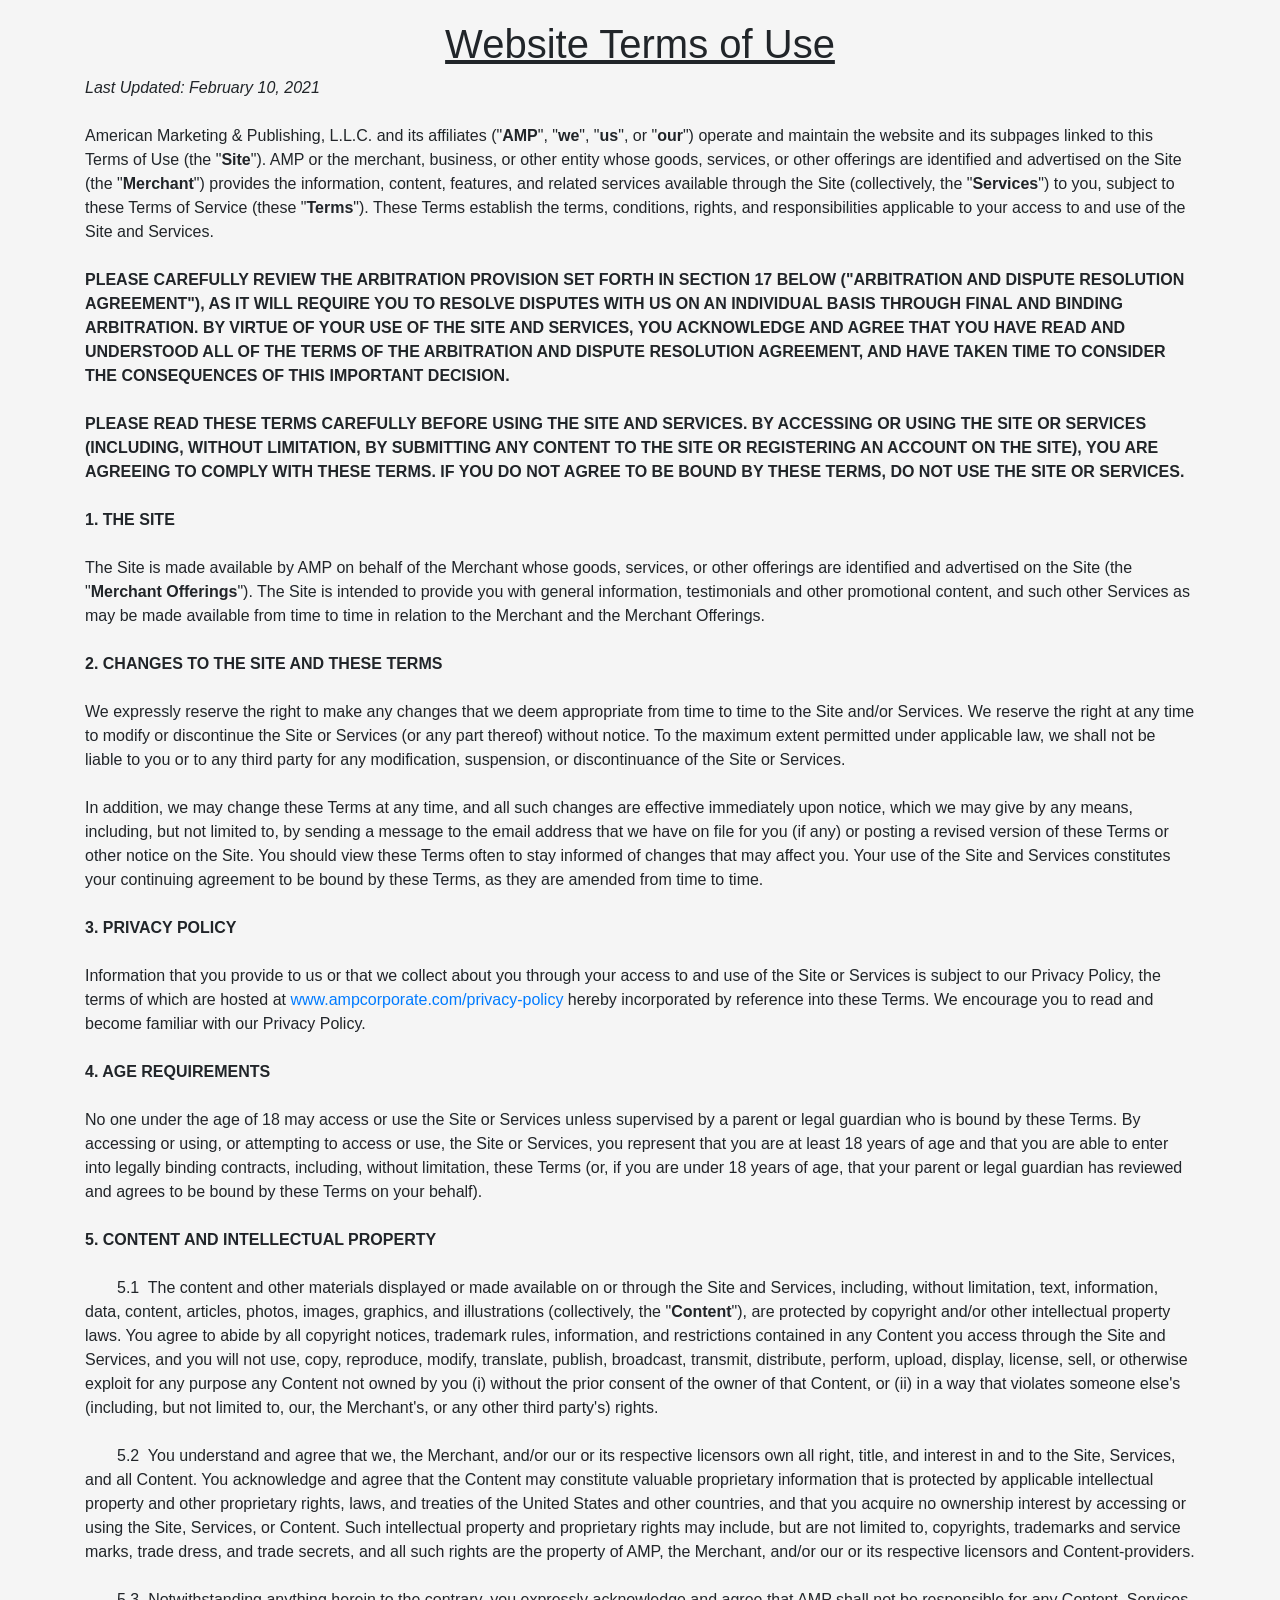
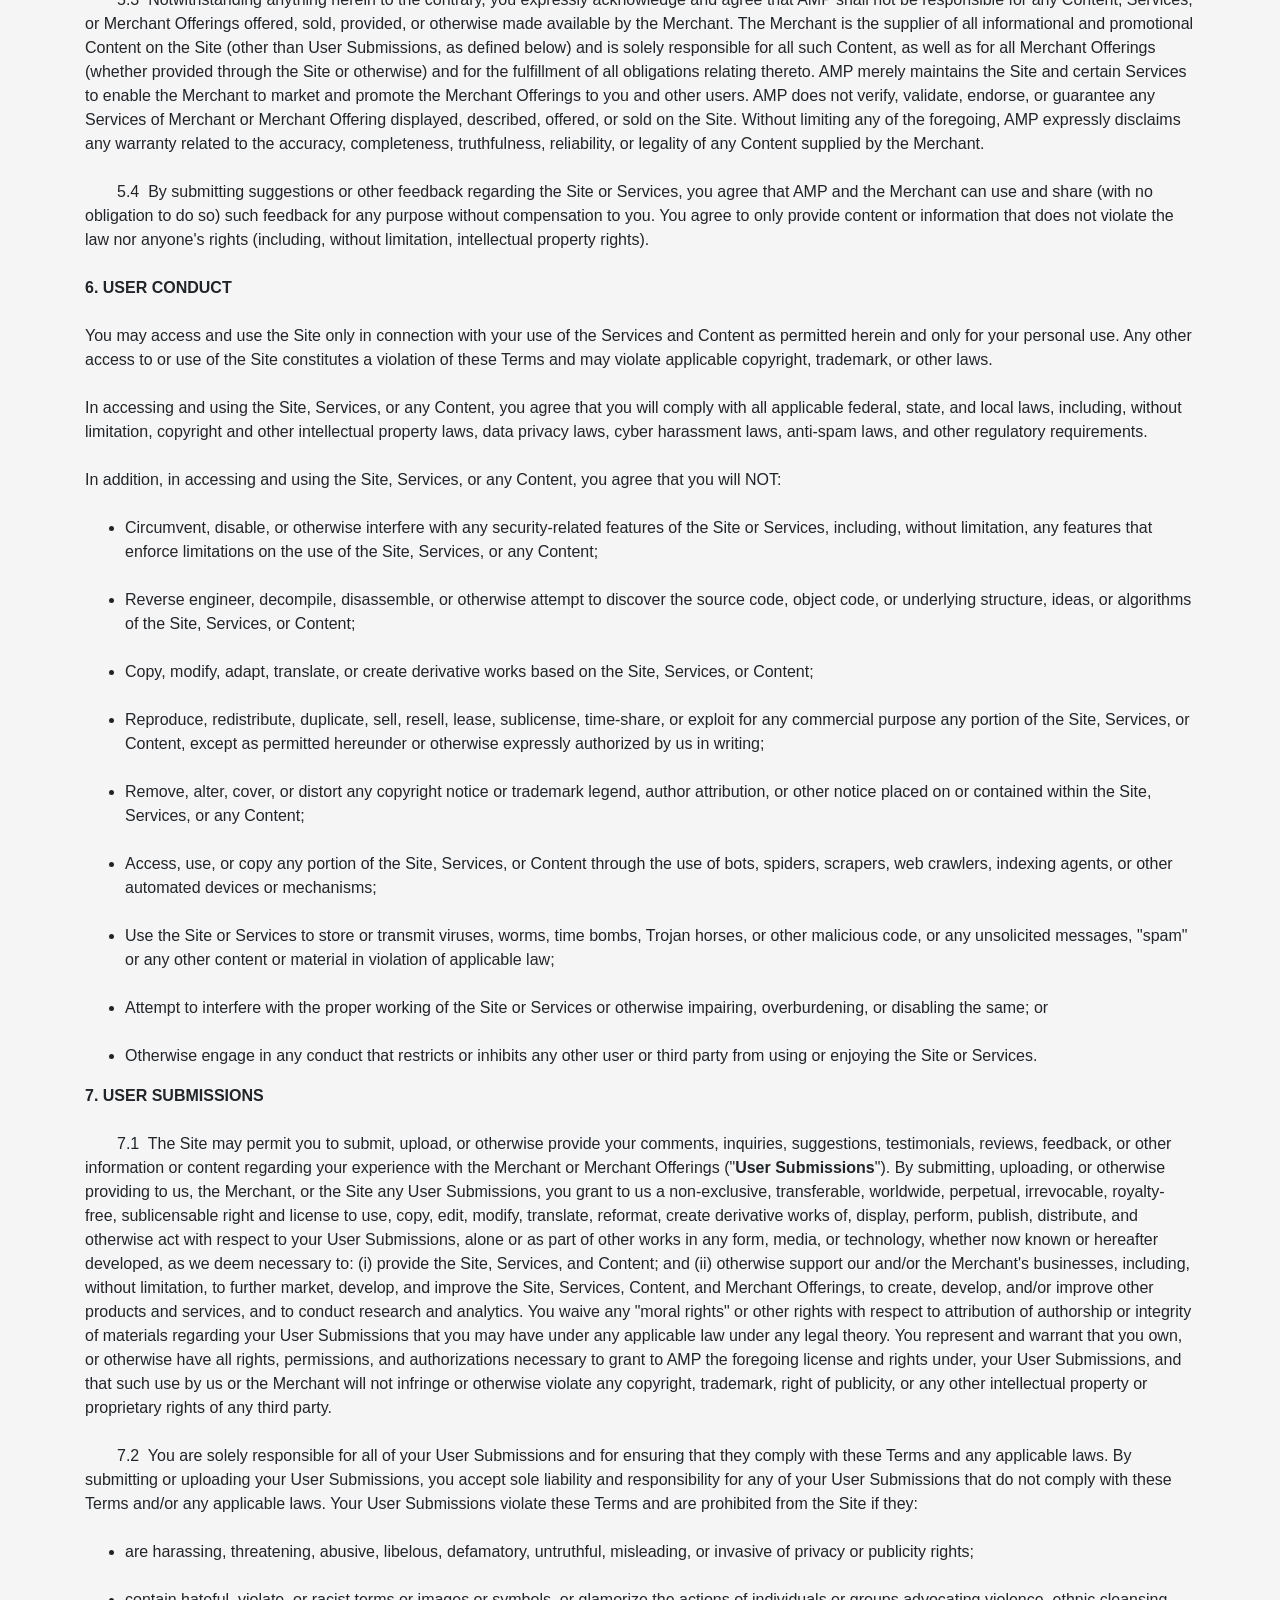
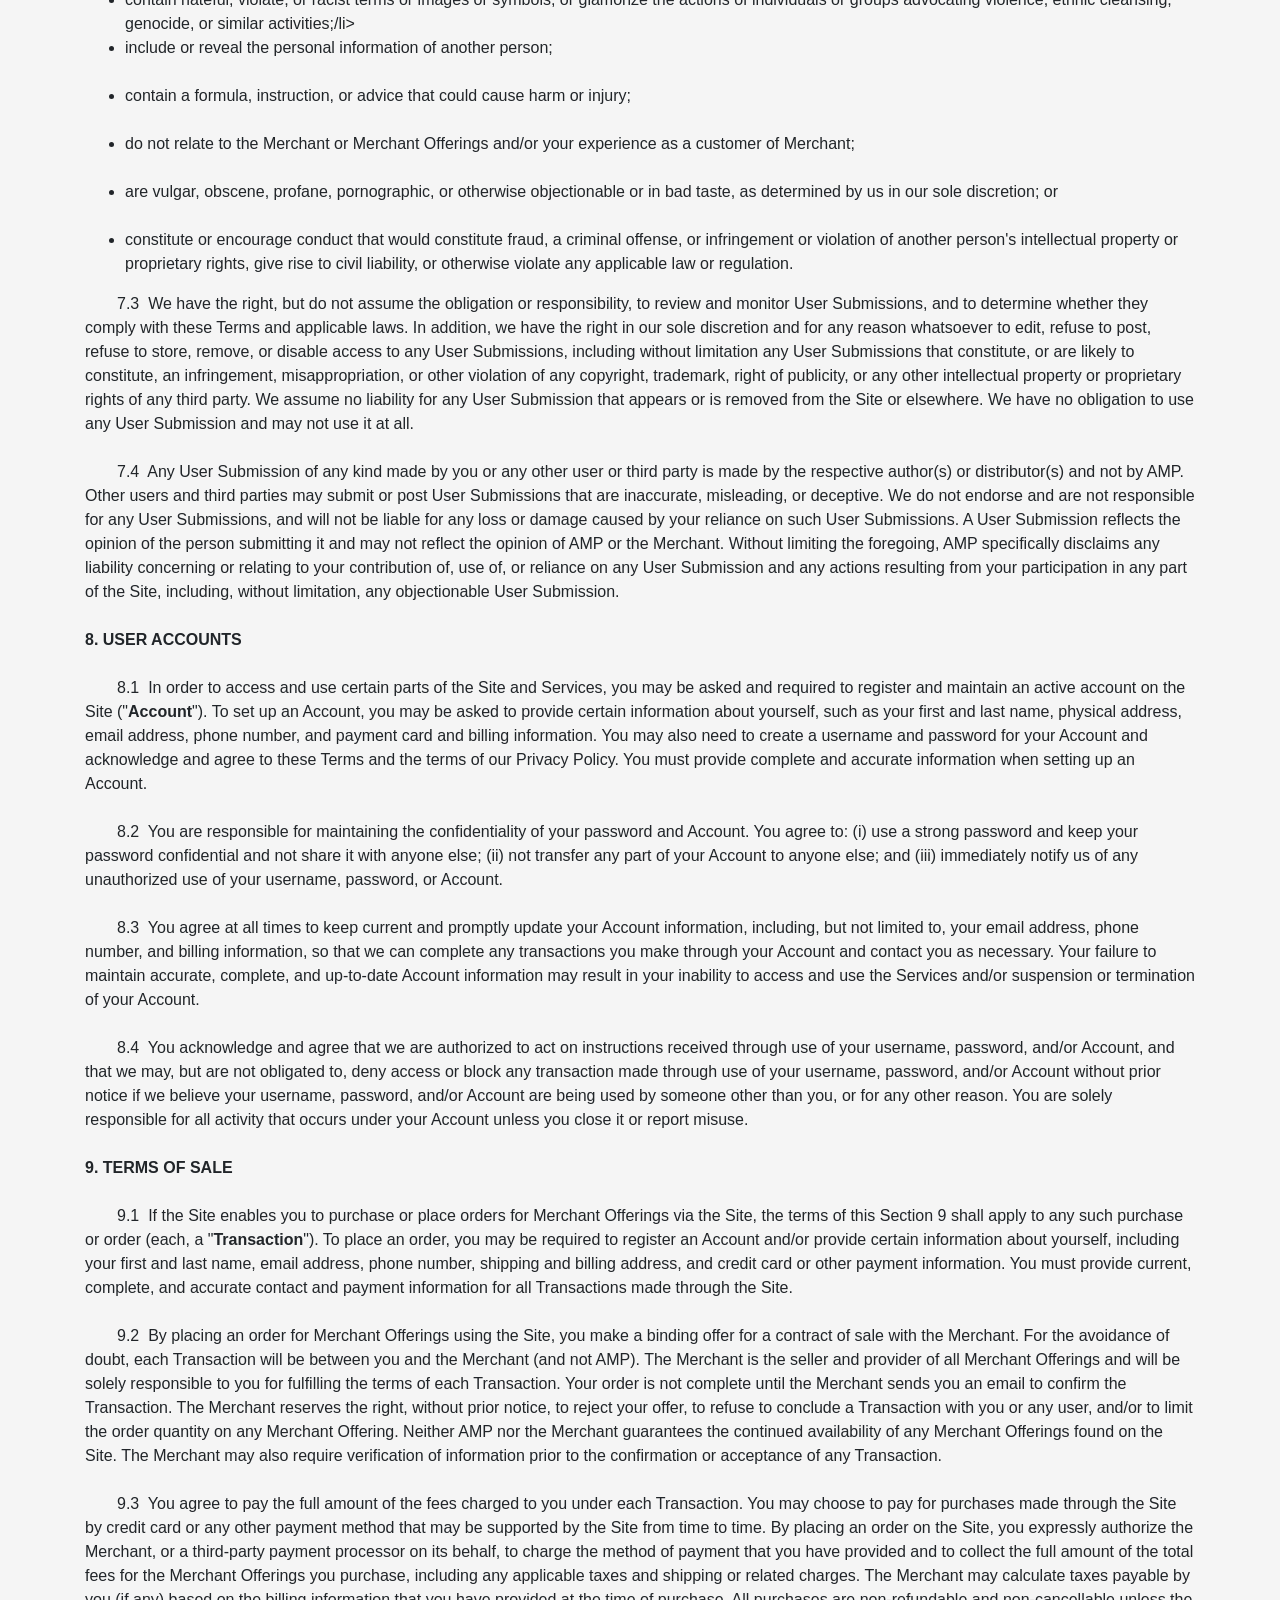
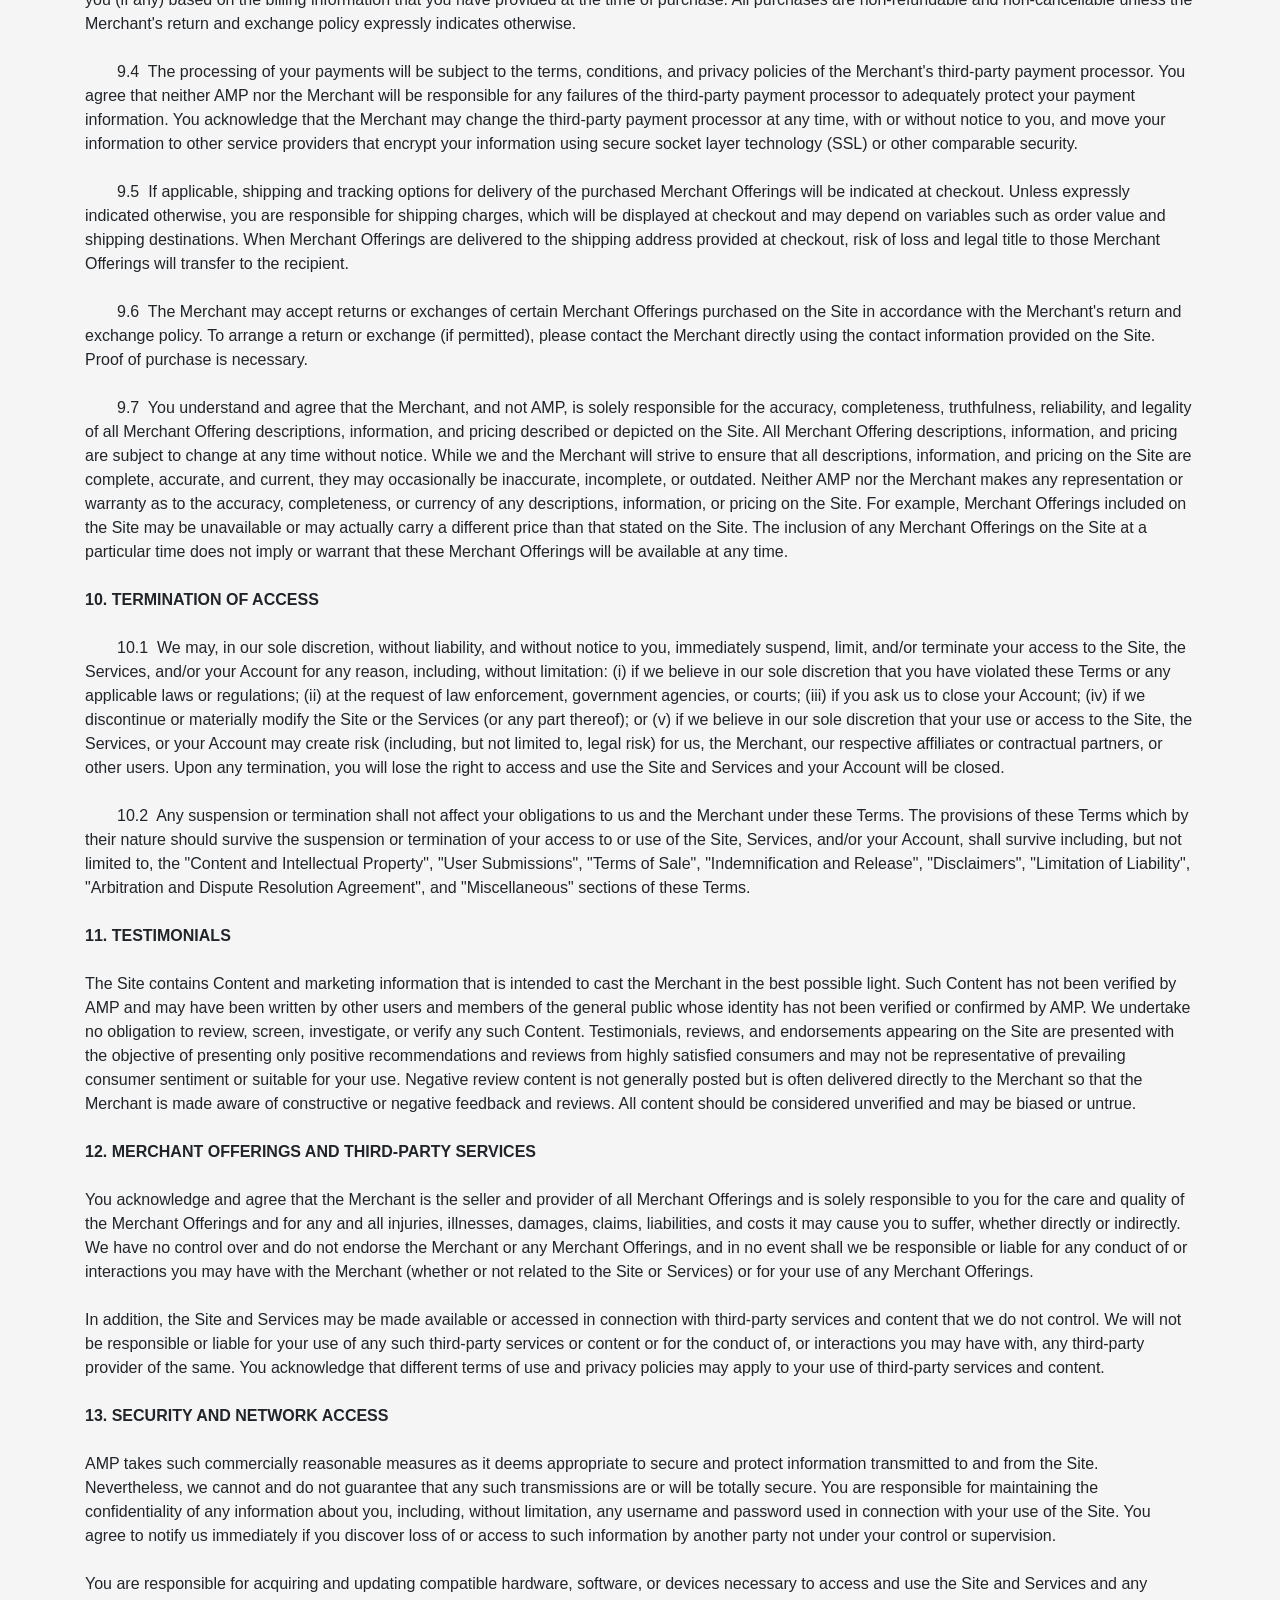
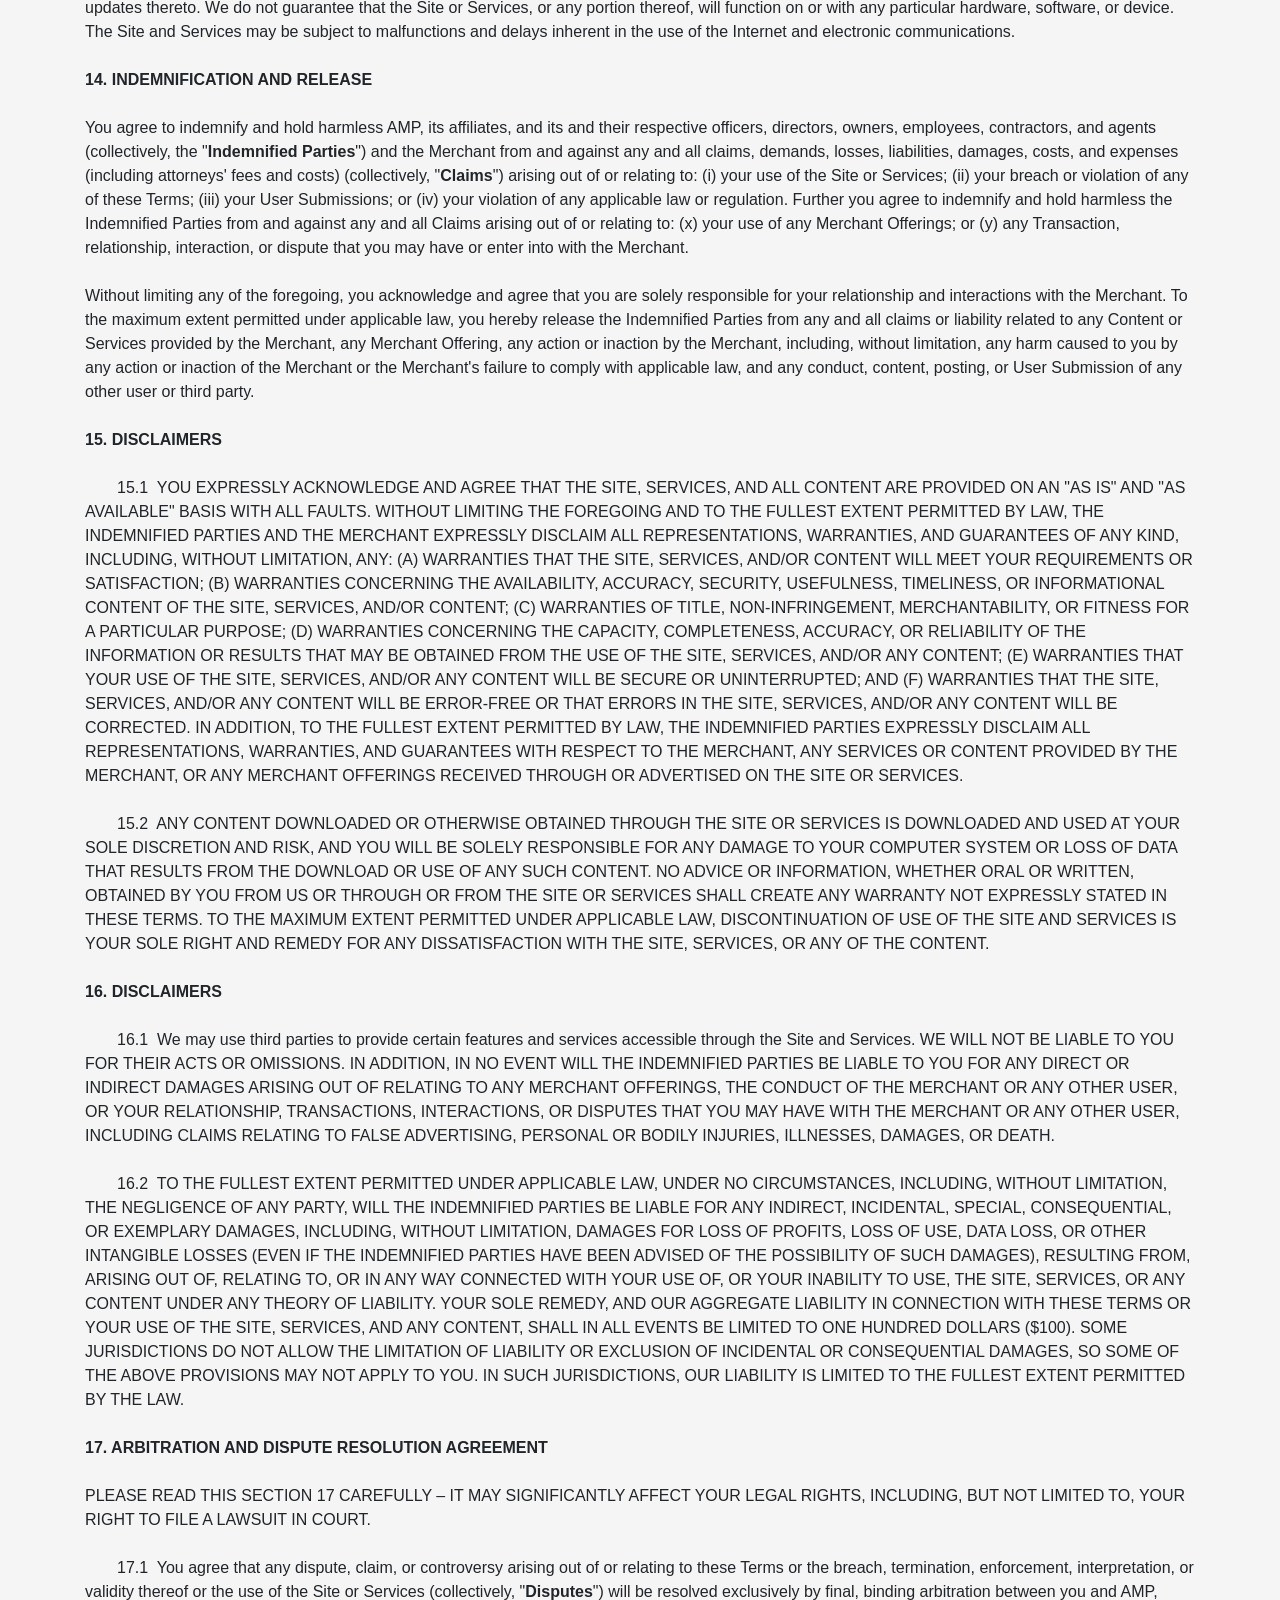
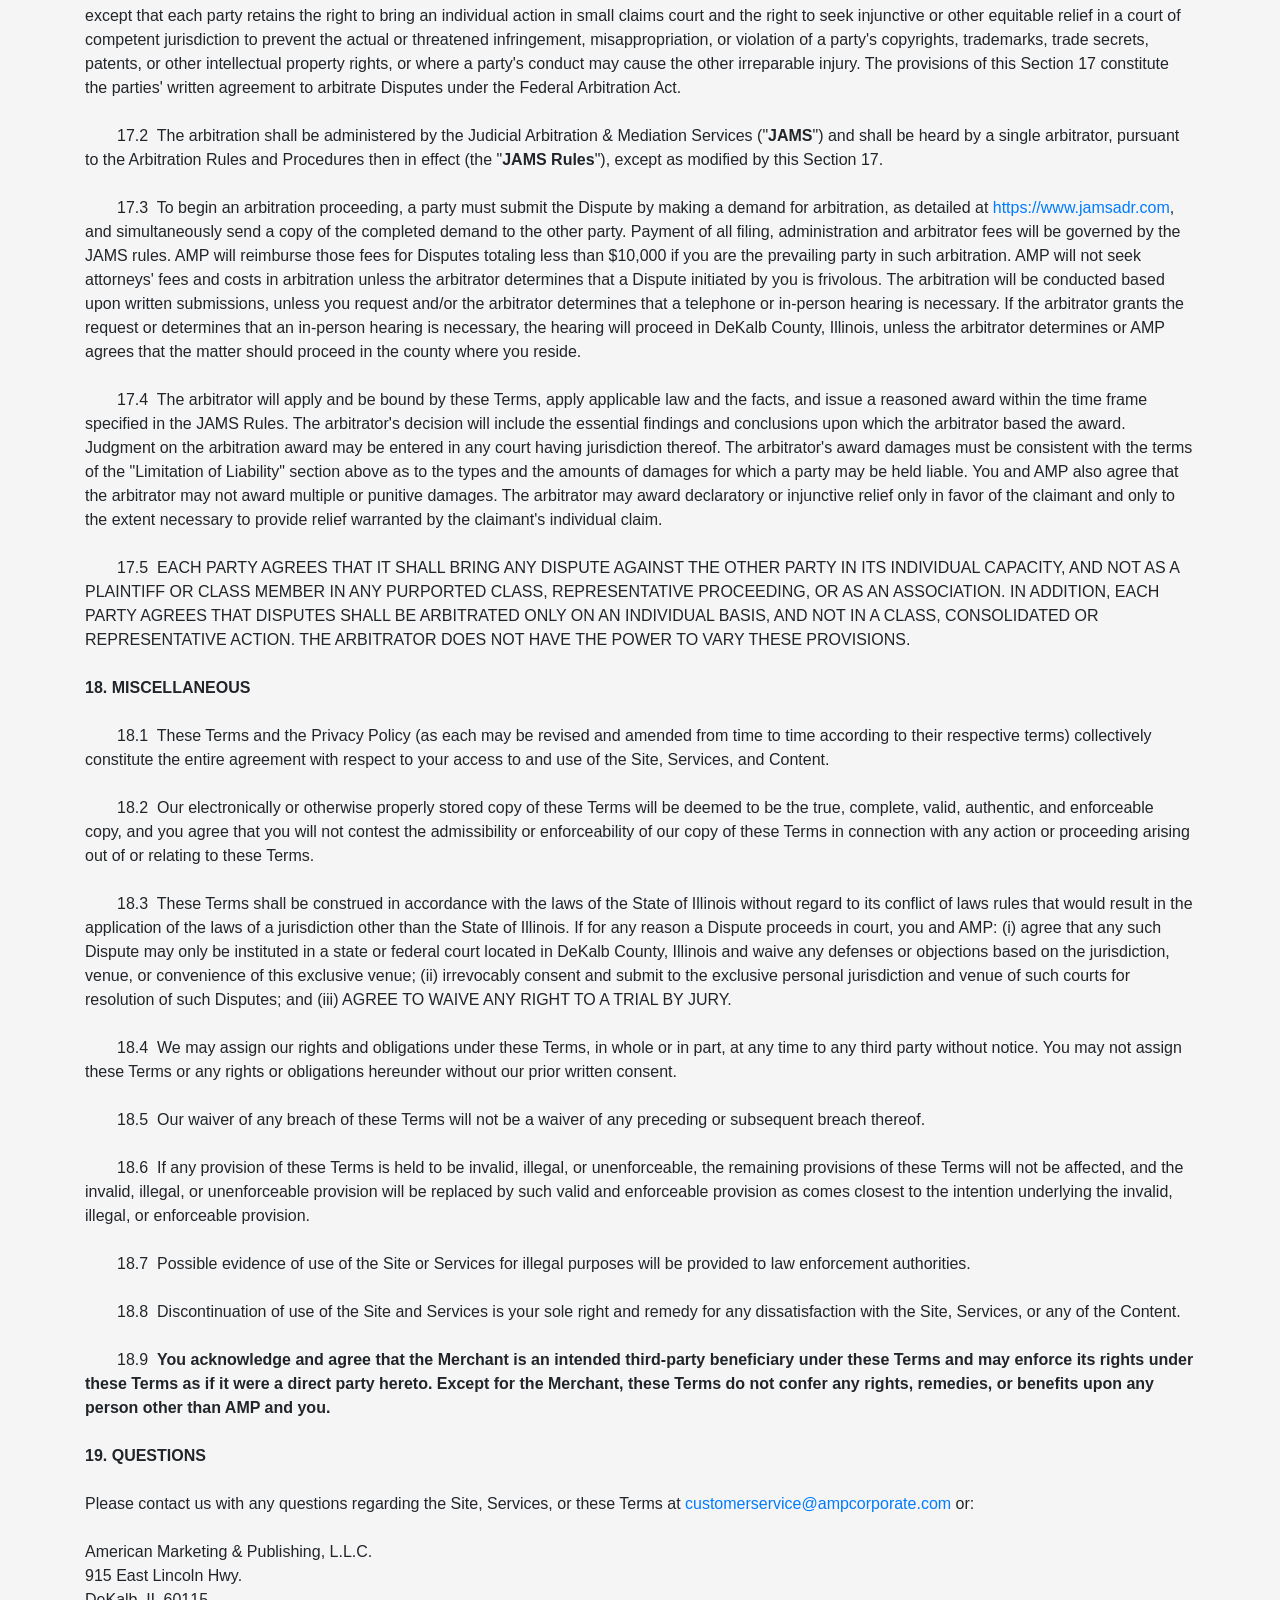
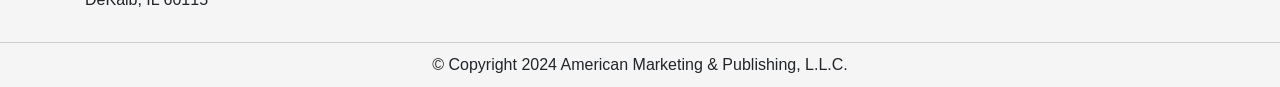
<file: Accessibility/TermsOfUse.html>
<!DOCTYPE html>
<html lang="en">
<head>
<!-- Google tag (gtag.js) -->
<script async src="https://www.googletagmanager.com/gtag/js?id=G-V057042YFK"></script>
<script>
  window.dataLayer = window.dataLayer || [];
  function gtag(){dataLayer.push(arguments);}
  gtag('js', new Date());

  gtag('config', 'G-V057042YFK');
</script>

    <meta charset="utf-8"/>
    <meta name="viewport" content="width=device-width, initial-scale=1"/>
    <meta name="format-detection" content="telephone=no"/>
    <title>Terms of Use (Accessible) | Hungry Bear Cafe &amp; Catering</title>
    <meta name="description" content="Accessible version of the Hungry Bear - Cafe &amp; Catering website Terms of Use, covering acceptable use, content and limitations of liability."/>
    <meta name="robots" content="noindex, follow"/>
    <link rel="canonical" href="https://hungrybearbonduelwi.com/Home/TermsOfUse"/>
    <meta name="author" content="Hungry Bear - Cafe &amp; Catering"/>
    <meta name="geo.region" content="US-WI"/>
    <meta name="geo.placename" content="Bonduel, Wisconsin"/>
    <meta name="geo.position" content="44.740319;-88.447331"/>
    <meta name="ICBM" content="44.740319, -88.447331"/>
    <meta property="og:type" content="website"/>
    <meta property="og:locale" content="en_US"/>
    <meta property="og:site_name" content="Hungry Bear - Cafe &amp; Catering"/>
    <meta property="og:title" content="Terms of Use (Accessible) | Hungry Bear Cafe &amp; Catering"/>
    <meta property="og:description" content="Accessible version of the Hungry Bear - Cafe &amp; Catering website Terms of Use, covering acceptable use, content and limitations of liability."/>
    <meta property="og:url" content="https://hungrybearbonduelwi.com/Accessibility/TermsOfUse"/>
    <meta property="og:image" content="https://hungrybearbonduelwi.com/OptimaMedia/images/P_5046/95399ef1-e257-4754-9bdc-2b12252afa7d.jpg"/>
    <meta property="og:image:alt" content="Hungry Bear - Cafe &amp; Catering in Bonduel, Wisconsin"/>
    <meta name="twitter:card" content="summary_large_image"/>
    <meta name="twitter:title" content="Terms of Use (Accessible) | Hungry Bear Cafe &amp; Catering"/>
    <meta name="twitter:description" content="Accessible version of the Hungry Bear - Cafe &amp; Catering website Terms of Use, covering acceptable use, content and limitations of liability."/>
    <meta name="twitter:image" content="https://hungrybearbonduelwi.com/OptimaMedia/images/P_5046/95399ef1-e257-4754-9bdc-2b12252afa7d.jpg"/>
    <link rel="icon" href="../favicon.ico" sizes="any"/>
    <link rel="icon" type="image/png" href="../favicon-32x32.png" sizes="32x32"/>
    <link rel="apple-touch-icon" href="../apple-touch-icon.png"/>
    <link rel="manifest" href="../site.webmanifest"/>
    <meta name="theme-color" content="#00339E"/>
    <link rel="preconnect" href="https://www.google.com"/>
    <link rel="dns-prefetch" href="https://www.google.com"/>
<link href="../bootstrap/4.1.2/css/bootstrap.min.css" type="text/css" rel="stylesheet"/>
    <style type="text/css">
    html 
    {
        min-height: 100%;
        width: 100%;
        margin: 0;
        position: relative;
        font-family: Arial, Helvetica, sans-serif;
        background-color: #f5f5f5;
        -webkit-text-size-adjust: 100%;
    }
    body 
    {
        margin: 0;
        width: 100%;
        font-family: Arial, Helvetica, sans-serif;
        background-color: #f5f5f5;
        display: inline-block;
    }  
    .cp
    {
        display: block;
    }
    h4
    {
        font-weight: bold;
        padding-bottom: 10px;
    }
    p
    {
        padding-bottom: 25px;
        font-size: 16px;
    }
    .last-content
    {
        padding-bottom: 75px;
    }
    #footer
    {
        padding-top: 10px;
        padding-bottom: 10px;
        position: absolute;
        bottom: 0;
        left: 0;
        right: 0;
        text-align: center;
        border-top: 1px solid #ccc;
        width: 100%;
    }
    </style>
</head>
<body>
    <div class="container">
        <h1 style="margin-top: 20px; text-align: center; text-decoration: underline;">Website Terms of Use</h1>
        <span style="font-style: italic">Last Updated: February 10, 2021</span>
        <br/><br/>
          American Marketing & Publishing, L.L.C. and its affiliates ("<strong>AMP</strong>", "<strong>we</strong>", "<strong>us</strong>", or "<strong>our</strong>") 
		  operate and maintain the website and its subpages linked to this Terms of Use (the "<strong>Site</strong>"). AMP 
		  or the merchant, business, or other entity whose goods, services, or other offerings are identified 
		  and advertised on the Site (the "<strong>Merchant</strong>") provides the information, content, features, and 
		  related services available through the Site (collectively, the "<strong>Services</strong>") to you, subject to these 
		  Terms of Service (these "<strong>Terms</strong>"). These Terms establish the terms, conditions, rights, and 
		  responsibilities applicable to your access to and use of the Site and Services.
          <br/><br/>
          <strong>
		  PLEASE CAREFULLY REVIEW THE ARBITRATION PROVISION SET FORTH IN 
		  SECTION 17 BELOW ("ARBITRATION AND DISPUTE RESOLUTION 
		  AGREEMENT"), AS IT WILL REQUIRE YOU TO RESOLVE DISPUTES WITH US ON 
		  AN INDIVIDUAL BASIS THROUGH FINAL AND BINDING ARBITRATION. BY 
		  VIRTUE OF YOUR USE OF THE SITE AND SERVICES, YOU ACKNOWLEDGE AND 
		  AGREE THAT YOU HAVE READ AND UNDERSTOOD ALL OF THE TERMS OF THE 
		  ARBITRATION AND DISPUTE RESOLUTION AGREEMENT, AND HAVE TAKEN 
		  TIME TO CONSIDER THE CONSEQUENCES OF THIS IMPORTANT DECISION.
		  </strong>
          <br/><br/>
          <strong>
		  PLEASE READ THESE TERMS CAREFULLY BEFORE USING THE SITE AND 
		  SERVICES. BY ACCESSING OR USING THE SITE OR SERVICES (INCLUDING, 
		  WITHOUT LIMITATION, BY SUBMITTING ANY CONTENT TO THE SITE OR 
		  REGISTERING AN ACCOUNT ON THE SITE), YOU ARE AGREEING TO COMPLY 
		  WITH THESE TERMS.  IF YOU DO NOT AGREE TO BE BOUND BY THESE TERMS, 
		  DO NOT USE THE SITE OR SERVICES.
		  </strong>
          <br/><br/>
		  <strong>1. THE SITE</strong>
		  <br/><br/>
		  The Site is made available by AMP on behalf of the Merchant whose goods, services, or other 
		  offerings are identified and advertised on the Site (the "<strong>Merchant Offerings</strong>"). The Site is 
		  intended to provide you with general information, testimonials and other promotional content, and 
		  such other Services as may be made available from time to time in relation to the Merchant and 
		  the Merchant Offerings.
          <br/><br/>
		  <strong>2. CHANGES TO THE SITE AND THESE TERMS</strong>
          <br/><br/>
		  We expressly reserve the right to make any changes that we deem appropriate from time to time 
		  to the Site and/or Services.  We reserve the right at any time to modify or discontinue the Site or 
		  Services (or any part thereof) without notice. To the maximum extent permitted under applicable 
		  law, we shall not be liable to you or to any third party for any modification, suspension, or 
		  discontinuance of the Site or Services.  
          <br/><br/>
          In addition, we may change these Terms at any time, and all such changes are effective 
		  immediately upon notice, which we may give by any means, including, but not limited to, by 
		  sending a message to the email address that we have on file for you (if any) or posting a revised version 
		  of these Terms or other notice on the Site. You should view these Terms often to stay 
		  informed of changes that may affect you. Your use of the Site and Services constitutes your 
		  continuing agreement to be bound by these Terms, as they are amended from time to time.
          <br/><br/>
          <strong>3. PRIVACY POLICY</strong>
		  <br/><br/>
		  Information that you provide to us or that we collect about you through your access to and use of 
		  the Site or Services is subject to our Privacy Policy, the terms of which are hosted at 
		  <a href="https://www.ampcorporate.com/privacy-policy/" target="_blank" rel="noopener noreferrer">www.ampcorporate.com/privacy-policy<a/> hereby incorporated by reference into these Terms. We 
		  encourage you to read and become familiar with our Privacy Policy.
          <br/><br/>
          <strong>4. AGE REQUIREMENTS</strong>
		  <br/><br/>
          No one under the age of 18 may access or use the Site or Services unless supervised by a parent or legal guardian who is bound by these Terms.  By accessing or using, or attempting to access or use, the Site or Services, you represent that you are at least 18 years of age and that you are able to enter into legally binding contracts, including, without limitation, these Terms (or, if you are under 18 years of age, that your parent or legal guardian has reviewed and agrees to be bound by these Terms on your behalf).
          <br/><br/>
          <strong>5. CONTENT AND INTELLECTUAL PROPERTY</strong>
		  <br/><br/>
		  <div style="text-indent: 2em;">5.1&nbsp;&nbsp;The content and other materials displayed or made available on or through the Site and Services, including, without limitation, text, information, data, content, articles, photos, images, graphics, and illustrations (collectively, the "<strong>Content</strong>"), are protected by copyright and/or other intellectual property laws.  You agree to abide by all copyright notices, trademark rules, information, and restrictions contained in any Content you access through the Site and Services, and you will not use, copy, reproduce, modify, translate, publish, broadcast, transmit, distribute, perform, upload, display, license, sell, or otherwise exploit for any purpose any Content not owned by you (i) without the prior consent of the owner of that Content, or (ii) in a way that violates someone else's (including, but not limited to, our, the Merchant's, or any other third party's) rights.</div>
		  <br/>
		  <div style="text-indent: 2em;">5.2&nbsp;&nbsp;You understand and agree that we, the Merchant, and/or our or its respective licensors own all right, title, and interest in and to the Site, Services, and all Content.  You acknowledge and agree that the Content may constitute valuable proprietary information that is protected by applicable intellectual property and other proprietary rights, laws, and treaties of the United States and other countries, and that you acquire no ownership interest by accessing or using the Site, Services, or Content.  Such intellectual property and proprietary rights may include, but are not limited to, copyrights, trademarks and service marks, trade dress, and trade secrets, and all such rights are the property of AMP, the Merchant, and/or our or its respective licensors and Content-providers.</div>
		  <br/>
		  <div style="text-indent: 2em;">5.3&nbsp;&nbsp;Notwithstanding anything herein to the contrary, you expressly acknowledge and agree that AMP shall not be responsible for any Content, Services, or Merchant Offerings offered, sold, provided, or otherwise made available by the Merchant.  The Merchant is the supplier of all informational and promotional Content on the Site (other than User Submissions, as defined below) and is solely responsible for all such Content, as well as for all Merchant Offerings (whether provided through the Site or otherwise) and for the fulfillment of all obligations relating thereto. AMP merely maintains the Site and certain Services to enable the Merchant to market and promote the Merchant Offerings to you and other users. AMP does not verify, validate, endorse, or guarantee any Services of Merchant or Merchant Offering displayed, described, offered, or sold on the Site.  Without limiting any of the foregoing, AMP expressly disclaims any warranty related to the accuracy, completeness, truthfulness, reliability, or legality of any Content supplied by the Merchant.</div>
		  <br/>
		  <div style="text-indent: 2em;">5.4&nbsp;&nbsp;By submitting suggestions or other feedback regarding the Site or Services, you agree that AMP and the Merchant can use and share (with no obligation to do so) such feedback for any purpose without compensation to you.  You agree to only provide content or information that does not violate the law nor anyone's rights (including, without limitation, intellectual property rights).</div>
          <br/>
          <strong>6. USER CONDUCT</strong>
		  <br/><br/>
          You may access and use the Site only in connection with your use of the Services and Content as permitted herein and only for your personal use.  Any other access to or use of the Site constitutes a violation of these Terms and may violate applicable copyright, trademark, or other laws.
		  <br/><br/>
          In accessing and using the Site, Services, or any Content, you agree that you will comply with all applicable federal, state, and local laws, including, without limitation, copyright and other intellectual property laws, data privacy laws, cyber harassment laws, anti-spam laws, and other regulatory requirements.
		  <br/><br/>
		  In addition, in accessing and using the Site, Services, or any Content, you agree that you will NOT:
		  <ul>
		    <br/>
		    <li>Circumvent, disable, or otherwise interfere with any security-related features of the Site or Services, including, without limitation, any features that enforce limitations on the use of the Site, Services, or any Content;</li>
			<br/>
		    <li>Reverse engineer, decompile, disassemble, or otherwise attempt to discover the source code, object code, or underlying structure, ideas, or algorithms of the Site, Services, or Content;</li>
			<br/>
		    <li>Copy, modify, adapt, translate, or create derivative works based on the Site, Services, or Content;</li>
			<br/>
		    <li>Reproduce, redistribute, duplicate, sell, resell, lease, sublicense, time-share, or exploit for any commercial purpose any portion of the Site, Services, or Content, except as permitted hereunder or otherwise expressly authorized by us in writing;</li>
			<br/>
		    <li>Remove, alter, cover, or distort any copyright notice or trademark legend, author attribution, or other notice placed on or contained within the Site, Services, or any Content;</li>
			<br/>
		    <li>Access, use, or copy any portion of the Site, Services, or Content through the use of bots, spiders, scrapers, web crawlers, indexing agents, or other automated devices or mechanisms;</li>
			<br/>
		    <li>Use the Site or Services to store or transmit viruses, worms, time bombs, Trojan horses, or other malicious code, or any unsolicited messages, "spam" or any other content or material in violation of applicable law;</li>
			<br/>
		    <li>Attempt to interfere with the proper working of the Site or Services or otherwise impairing, overburdening, or disabling the same; or</li>
			<br/>
		    <li>Otherwise engage in any conduct that restricts or inhibits any other user or third party from using or enjoying the Site or Services.</li>
		  </ul>
          <strong>7. USER SUBMISSIONS</strong>
          <br/><br/>
		  <div style="text-indent: 2em;">7.1&nbsp;&nbsp;The Site may permit you to submit, upload, or otherwise provide your comments, inquiries, suggestions, testimonials, reviews, feedback, or other information or content regarding your experience with the Merchant or Merchant Offerings ("<strong>User Submissions</strong>"). By submitting, uploading, or otherwise providing to us, the Merchant, or the Site any User Submissions, you grant to us a non-exclusive, transferable, worldwide, perpetual, irrevocable, royalty-free, sublicensable right and license to use, copy, edit, modify, translate, reformat, create derivative works of, display, perform, publish, distribute, and otherwise act with respect to your User Submissions, alone or as part of other works in any form, media, or technology, whether now known or hereafter developed, as we deem necessary to: (i) provide the Site, Services, and Content; and (ii) otherwise support our and/or the Merchant's businesses, including, without limitation, to further market, develop, and improve the Site, Services, Content, and Merchant Offerings, to create, develop, and/or improve other products and services, and to conduct research and analytics. You waive any "moral rights" or other rights with respect to attribution of authorship or integrity of materials regarding your User Submissions that you may have under any applicable law under any legal theory. You represent and warrant that you own, or otherwise have all rights, permissions, and authorizations necessary to grant to AMP the foregoing license and rights under, your User Submissions, and that such use by us or the Merchant will not infringe or otherwise violate any copyright, trademark, right of publicity, or any other intellectual property or proprietary rights of any third party.</div>
          <br/>
		  <div style="text-indent: 2em;">7.2&nbsp;&nbsp;You are solely responsible for all of your User Submissions and for ensuring that they comply with these Terms and any applicable laws. By submitting or uploading your User Submissions, you accept sole liability and responsibility for any of your User Submissions that do not comply with these Terms and/or any applicable laws. Your User Submissions violate these Terms and are prohibited from the Site if they:</div>
		  <ul>
		    <br/>
		    <li>are harassing, threatening, abusive, libelous, defamatory, untruthful, misleading, or invasive of privacy or publicity rights;</li>
		    <br/>
		    <li>contain hateful, violate, or racist terms or images or symbols, or glamorize the actions of individuals or groups advocating violence, ethnic cleansing, genocide, or similar activities;/li&gt;
		    <br/>
		    <li>include or reveal the personal information of another person;</li>
		    <br/>
		    <li>contain a formula, instruction, or advice that could cause harm or injury;</li>
		    <br/>
		    <li>do not relate to the Merchant or Merchant Offerings and/or your experience as a customer of Merchant;</li>
		    <br/>
		    <li>are vulgar, obscene, profane, pornographic, or otherwise objectionable or in bad taste, as determined by us in our sole discretion; or</li>
		    <br/>
		    <li>constitute or encourage conduct that would constitute fraud, a criminal offense, or infringement or violation of another person's intellectual property or proprietary rights, give rise to civil liability, or otherwise violate any applicable law or regulation.</li>
          </ul>
		  <div style="text-indent: 2em;">7.3&nbsp;&nbsp;We have the right, but do not assume the obligation or responsibility, to review and monitor User Submissions, and to determine whether they comply with these Terms and applicable laws. In addition, we have the right in our sole discretion and for any reason whatsoever to edit, refuse to post, refuse to store, remove, or disable access to any User Submissions, including without limitation any User Submissions that constitute, or are likely to constitute, an infringement, misappropriation, or other violation of any copyright, trademark, right of publicity, or any other intellectual property or proprietary rights of any third party. We assume no liability for any User Submission that appears or is removed from the Site or elsewhere. We have no obligation to use any User Submission and may not use it at all.</div>
          <br/>
		  <div style="text-indent: 2em;">7.4&nbsp;&nbsp;Any User Submission of any kind made by you or any other user or third party is made by the respective author(s) or distributor(s) and not by AMP. Other users and third parties may submit or post User Submissions that are inaccurate, misleading, or deceptive. We do not endorse and are not responsible for any User Submissions, and will not be liable for any loss or damage caused by your reliance on such User Submissions. A User Submission reflects the opinion of the person submitting it and may not reflect the opinion of AMP or the Merchant. Without limiting the foregoing, AMP specifically disclaims any liability concerning or relating to your contribution of, use of, or reliance on any User Submission and any actions resulting from your participation in any part of the Site, including, without limitation, any objectionable User Submission.</div>
		  <br/>
          <strong>8. USER ACCOUNTS</strong>
          <br/><br/>
		  <div style="text-indent: 2em;">8.1&nbsp;&nbsp;In order to access and use certain parts of the Site and Services, you may be asked and required to register and maintain an active account on the Site ("<strong>Account</strong>").  To set up an Account, you may be asked to provide certain information about yourself, such as your first and last name, physical address, email address, phone number, and payment card and billing information. You may also need to create a username and password for your Account and acknowledge and agree to these Terms and the terms of our Privacy Policy.  You must provide complete and accurate information when setting up an Account.</div>
          <br/>
		  <div style="text-indent: 2em;">8.2&nbsp;&nbsp;You are responsible for maintaining the confidentiality of your password and Account.  You agree to: (i) use a strong password and keep your password confidential and not share it with anyone else; (ii) not transfer any part of your Account to anyone else; and (iii) immediately notify us of any unauthorized use of your username, password, or Account.</div>
          <br/>
		  <div style="text-indent: 2em;">8.3&nbsp;&nbsp;You agree at all times to keep current and promptly update your Account information, including, but not limited to, your email address, phone number, and billing information, so that we can complete any transactions you make through your Account and contact you as necessary. Your failure to maintain accurate, complete, and up-to-date Account information may result in your inability to access and use the Services and/or suspension or termination of your Account.</div>
          <br/>
		  <div style="text-indent: 2em;">8.4&nbsp;&nbsp;You acknowledge and agree that we are authorized to act on instructions received through use of your username, password, and/or Account, and that we may, but are not obligated to, deny access or block any transaction made through use of your username, password, and/or Account without prior notice if we believe your username, password, and/or Account are being used by someone other than you, or for any other reason. You are solely responsible for all activity that occurs under your Account unless you close it or report misuse.</div>
          <br/>
          <strong>9. TERMS OF SALE</strong>
          <br/><br/>
		  <div style="text-indent: 2em;">9.1&nbsp;&nbsp;If the Site enables you to purchase or place orders for Merchant Offerings via the Site, the terms of this Section 9 shall apply to any such purchase or order (each, a "<strong>Transaction</strong>"). To place an order, you may be required to register an Account and/or provide certain information about yourself, including your first and last name, email address, phone number, shipping and billing address, and credit card or other payment information. You must provide current, complete, and accurate contact and payment information for all Transactions made through the Site.</div>
          <br/>
		  <div style="text-indent: 2em;">9.2&nbsp;&nbsp;By placing an order for Merchant Offerings using the Site, you make a binding offer for a contract of sale with the Merchant. For the avoidance of doubt, each Transaction will be between you and the Merchant (and not AMP). The Merchant is the seller and provider of all Merchant Offerings and will be solely responsible to you for fulfilling the terms of each Transaction. Your order is not complete until the Merchant sends you an email to confirm the Transaction. The Merchant reserves the right, without prior notice, to reject your offer, to refuse to conclude a Transaction with you or any user, and/or to limit the order quantity on any Merchant Offering.  Neither AMP nor the Merchant guarantees the continued availability of any Merchant Offerings found on the Site. The Merchant may also require verification of information prior to the confirmation or acceptance of any Transaction.</div>
          <br/>
		  <div style="text-indent: 2em;">9.3&nbsp;&nbsp;You agree to pay the full amount of the fees charged to you under each Transaction. You may choose to pay for purchases made through the Site by credit card or any other payment method that may be supported by the Site from time to time. By placing an order on the Site, you expressly authorize the Merchant, or a third-party payment processor on its behalf, to charge the method of payment that you have provided and to collect the full amount of the total fees for the Merchant Offerings you purchase, including any applicable taxes and shipping or related charges. The Merchant may calculate taxes payable by you (if any) based on the billing information that you have provided at the time of purchase. All purchases are non-refundable and non-cancellable unless the Merchant's return and exchange policy expressly indicates otherwise.</div>
          <br/>
		  <div style="text-indent: 2em;">9.4&nbsp;&nbsp;The processing of your payments will be subject to the terms, conditions, and privacy policies of the Merchant's third-party payment processor.  You agree that neither AMP nor the Merchant will be responsible for any failures of the third-party payment processor to adequately protect your payment information.  You acknowledge that the Merchant may change the third-party payment processor at any time, with or without notice to you, and move your information to other service providers that encrypt your information using secure socket layer technology (SSL) or other comparable security.</div>
          <br/>
		  <div style="text-indent: 2em;">9.5&nbsp;&nbsp;If applicable, shipping and tracking options for delivery of the purchased Merchant Offerings will be indicated at checkout. Unless expressly indicated otherwise, you are responsible for shipping charges, which will be displayed at checkout and may depend on variables such as order value and shipping destinations. When Merchant Offerings are delivered to the shipping address provided at checkout, risk of loss and legal title to those Merchant Offerings will transfer to the recipient.</div>
          <br/>
		  <div style="text-indent: 2em;">9.6&nbsp;&nbsp;The Merchant may accept returns or exchanges of certain Merchant Offerings purchased on the Site in accordance with the Merchant's return and exchange policy. To arrange a return or exchange (if permitted), please contact the Merchant directly using the contact information provided on the Site. Proof of purchase is necessary.</div>
          <br/>
		  <div style="text-indent: 2em;">9.7&nbsp;&nbsp;You understand and agree that the Merchant, and not AMP, is solely responsible for the accuracy, completeness, truthfulness, reliability, and legality of all Merchant Offering descriptions, information, and pricing described or depicted on the Site. All Merchant Offering descriptions, information, and pricing are subject to change at any time without notice. While we and the Merchant will strive to ensure that all descriptions, information, and pricing on the Site are complete, accurate, and current, they may occasionally be inaccurate, incomplete, or outdated. Neither AMP nor the Merchant makes any representation or warranty as to the accuracy, completeness, or currency of any descriptions, information, or pricing on the Site. For example, Merchant Offerings included on the Site may be unavailable or may actually carry a different price than that stated on the Site. The inclusion of any Merchant Offerings on the Site at a particular time does not imply or warrant that these Merchant Offerings will be available at any time.</div>
          <br/>
          <strong>10. TERMINATION OF ACCESS</strong>
          <br/><br/>
		  <div style="text-indent: 2em;">10.1&nbsp;&nbsp;We may, in our sole discretion, without liability, and without notice to you, immediately suspend, limit, and/or terminate your access to the Site, the Services, and/or your Account for any reason, including, without limitation: (i) if we believe in our sole discretion that you have violated these Terms or any applicable laws or regulations; (ii) at the request of law enforcement, government agencies, or courts; (iii) if you ask us to close your Account; (iv) if we discontinue or materially modify the Site or the Services (or any part thereof); or (v) if we believe in our sole discretion that your use or access to the Site, the Services, or your Account may create risk (including, but not limited to, legal risk) for us, the Merchant, our respective affiliates or contractual partners, or other users. Upon any termination, you will lose the right to access and use the Site and Services and your Account will be closed.</div>
          <br/>
		  <div style="text-indent: 2em;">10.2&nbsp;&nbsp;Any suspension or termination shall not affect your obligations to us and the Merchant under these Terms. The provisions of these Terms which by their nature should survive the suspension or termination of your access to or use of the Site, Services, and/or your Account, shall survive including, but not limited to, the "Content and Intellectual Property", "User Submissions", "Terms of Sale", "Indemnification and Release", "Disclaimers", "Limitation of Liability", "Arbitration and Dispute Resolution Agreement", and "Miscellaneous" sections of these Terms.</div>
          <br/>
          <strong>11. TESTIMONIALS</strong>
          <br/><br/>
		  The Site contains Content and marketing information that is intended to cast the Merchant in the best possible light. Such Content has not been verified by AMP and may have been written by other users and members of the general public whose identity has not been verified or confirmed by AMP. We undertake no obligation to review, screen, investigate, or verify any such Content. Testimonials, reviews, and endorsements appearing on the Site are presented with the objective of presenting only positive recommendations and reviews from highly satisfied consumers and may not be representative of prevailing consumer sentiment or suitable for your use. Negative review content is not generally posted but is often delivered directly to the Merchant so that the Merchant is made aware of constructive or negative feedback and reviews. All content should be considered unverified and may be biased or untrue.
		  <br/><br/>
          <strong>12. MERCHANT OFFERINGS AND THIRD-PARTY SERVICES</strong>
          <br/><br/>
		  You acknowledge and agree that the Merchant is the seller and provider of all Merchant Offerings and is solely responsible to you for the care and quality of the Merchant Offerings and for any and all injuries, illnesses, damages, claims, liabilities, and costs it may cause you to suffer, whether directly or indirectly. We have no control over and do not endorse the Merchant or any Merchant Offerings, and in no event shall we be responsible or liable for any conduct of or interactions you may have with the Merchant (whether or not related to the Site or Services) or for your use of any Merchant Offerings.
		  <br/><br/>
		  In addition, the Site and Services may be made available or accessed in connection with third-party services and content that we do not control. We will not be responsible or liable for your use of any such third-party services or content or for the conduct of, or interactions you may have with, any third-party provider of the same. You acknowledge that different terms of use and privacy policies may apply to your use of third-party services and content.
		  <br/><br/>	  
          <strong>13. SECURITY AND NETWORK ACCESS</strong>
		  <br/><br/>
		  AMP takes such commercially reasonable measures as it deems appropriate to secure and protect information transmitted to and from the Site. Nevertheless, we cannot and do not guarantee that any such transmissions are or will be totally secure.  You are responsible for maintaining the confidentiality of any information about you, including, without limitation, any username and password used in connection with your use of the Site.  You agree to notify us immediately if you discover loss of or access to such information by another party not under your control or supervision.
		  <br/><br/>
          You are responsible for acquiring and updating compatible hardware, software, or devices necessary to access and use the Site and Services and any updates thereto. We do not guarantee that the Site or Services, or any portion thereof, will function on or with any particular hardware, software, or device. The Site and Services may be subject to malfunctions and delays inherent in the use of the Internet and electronic communications.
          <br/><br/>
          <strong>14. INDEMNIFICATION AND RELEASE</strong>
		  <br/><br/>
          You agree to indemnify and hold harmless AMP, its affiliates, and its and their respective officers, directors, owners, employees, contractors, and agents (collectively, the "<strong>Indemnified Parties</strong>") and the Merchant from and against any and all claims, demands, losses, liabilities, damages, costs, and expenses (including attorneys' fees and costs) (collectively, "<strong>Claims</strong>") arising out of or relating to: (i) your use of the Site or Services; (ii) your breach or violation of any of these Terms; (iii) your User Submissions; or (iv) your violation of any applicable law or regulation. Further you agree to indemnify and hold harmless the Indemnified Parties from and against any and all Claims arising out of or relating to: (x) your use of any Merchant Offerings; or (y) any Transaction, relationship, interaction, or dispute that you may have or enter into with the Merchant.
		  <br/><br/>
          Without limiting any of the foregoing, you acknowledge and agree that you are solely responsible for your relationship and interactions with the Merchant. To the maximum extent permitted under applicable law, you hereby release the Indemnified Parties from any and all claims or liability related to any Content or Services provided by the Merchant, any Merchant Offering, any action or inaction by the Merchant, including, without limitation, any harm caused to you by any action or inaction of the Merchant or the Merchant's failure to comply with applicable law, and any conduct, content, posting, or User Submission of any other user or third party.
          <br/><br/>
          <strong>15. DISCLAIMERS</strong>
          <br/><br/>
		  <div style="text-indent: 2em;">15.1&nbsp;&nbsp;YOU EXPRESSLY ACKNOWLEDGE AND AGREE THAT THE SITE, SERVICES, AND ALL CONTENT ARE PROVIDED ON AN "AS IS" AND "AS AVAILABLE" BASIS WITH ALL FAULTS. WITHOUT LIMITING THE FOREGOING AND TO THE FULLEST EXTENT PERMITTED BY LAW, THE INDEMNIFIED PARTIES AND THE MERCHANT EXPRESSLY DISCLAIM ALL REPRESENTATIONS, WARRANTIES, AND GUARANTEES OF ANY KIND, INCLUDING, WITHOUT LIMITATION, ANY: (A) WARRANTIES THAT THE SITE, SERVICES, AND/OR CONTENT WILL MEET YOUR REQUIREMENTS OR SATISFACTION; (B) WARRANTIES CONCERNING THE AVAILABILITY, ACCURACY, SECURITY, USEFULNESS, TIMELINESS, OR INFORMATIONAL CONTENT OF THE SITE, SERVICES, AND/OR CONTENT; (C) WARRANTIES OF TITLE, NON-INFRINGEMENT, MERCHANTABILITY, OR FITNESS FOR A PARTICULAR PURPOSE; (D) WARRANTIES CONCERNING THE CAPACITY, COMPLETENESS, ACCURACY, OR RELIABILITY OF THE INFORMATION OR RESULTS THAT MAY BE OBTAINED FROM THE USE OF THE SITE, SERVICES, AND/OR ANY CONTENT; (E) WARRANTIES THAT YOUR USE OF THE SITE, SERVICES, AND/OR ANY CONTENT WILL BE SECURE OR UNINTERRUPTED; AND (F) WARRANTIES THAT THE SITE, SERVICES, AND/OR ANY CONTENT WILL BE ERROR-FREE OR THAT ERRORS IN THE SITE, SERVICES, AND/OR ANY CONTENT WILL BE CORRECTED. IN ADDITION, TO THE FULLEST EXTENT PERMITTED BY LAW, THE INDEMNIFIED PARTIES EXPRESSLY DISCLAIM ALL REPRESENTATIONS, WARRANTIES, AND GUARANTEES WITH RESPECT TO THE MERCHANT, ANY SERVICES OR CONTENT PROVIDED BY THE MERCHANT, OR ANY MERCHANT OFFERINGS RECEIVED THROUGH OR ADVERTISED ON THE SITE OR SERVICES.</div>
          <br/>
		  <div style="text-indent: 2em;">15.2&nbsp;&nbsp;ANY CONTENT DOWNLOADED OR OTHERWISE OBTAINED THROUGH THE SITE OR SERVICES IS DOWNLOADED AND USED AT YOUR SOLE DISCRETION AND RISK, AND YOU WILL BE SOLELY RESPONSIBLE FOR ANY DAMAGE TO YOUR COMPUTER SYSTEM OR LOSS OF DATA THAT RESULTS FROM THE DOWNLOAD OR USE OF ANY SUCH CONTENT. NO ADVICE OR INFORMATION, WHETHER ORAL OR WRITTEN, OBTAINED BY YOU FROM US OR THROUGH OR FROM THE SITE OR SERVICES SHALL CREATE ANY WARRANTY NOT EXPRESSLY STATED IN THESE TERMS. TO THE MAXIMUM EXTENT PERMITTED UNDER APPLICABLE LAW, DISCONTINUATION OF USE OF THE SITE AND SERVICES IS YOUR SOLE RIGHT AND REMEDY FOR ANY DISSATISFACTION WITH THE SITE, SERVICES, OR ANY OF THE CONTENT.</div>
          <br/>
          <strong>16. DISCLAIMERS</strong>
          <br/><br/>
		  <div style="text-indent: 2em;">16.1&nbsp;&nbsp;We may use third parties to provide certain features and services accessible through the Site and Services. WE WILL NOT BE LIABLE TO YOU FOR THEIR ACTS OR OMISSIONS. IN ADDITION, IN NO EVENT WILL THE INDEMNIFIED PARTIES BE LIABLE TO YOU FOR ANY DIRECT OR INDIRECT DAMAGES ARISING OUT OF RELATING TO ANY MERCHANT OFFERINGS, THE CONDUCT OF THE MERCHANT OR ANY OTHER USER, OR YOUR RELATIONSHIP, TRANSACTIONS, INTERACTIONS, OR DISPUTES THAT YOU MAY HAVE WITH THE MERCHANT OR ANY OTHER USER, INCLUDING CLAIMS RELATING TO FALSE ADVERTISING, PERSONAL OR BODILY INJURIES, ILLNESSES, DAMAGES, OR DEATH.</div>
          <br/>
		  <div style="text-indent: 2em;">16.2&nbsp;&nbsp;TO THE FULLEST EXTENT PERMITTED UNDER APPLICABLE LAW, UNDER NO CIRCUMSTANCES, INCLUDING, WITHOUT LIMITATION, THE NEGLIGENCE OF ANY PARTY, WILL THE INDEMNIFIED PARTIES BE LIABLE FOR ANY INDIRECT, INCIDENTAL, SPECIAL, CONSEQUENTIAL, OR EXEMPLARY DAMAGES, INCLUDING, WITHOUT LIMITATION, DAMAGES FOR LOSS OF PROFITS, LOSS OF USE, DATA LOSS, OR OTHER INTANGIBLE LOSSES (EVEN IF THE INDEMNIFIED PARTIES HAVE BEEN ADVISED OF THE POSSIBILITY OF SUCH DAMAGES), RESULTING FROM, ARISING OUT OF, RELATING TO, OR IN ANY WAY CONNECTED WITH YOUR USE OF, OR YOUR INABILITY TO USE, THE SITE, SERVICES, OR ANY CONTENT UNDER ANY THEORY OF LIABILITY.  YOUR SOLE REMEDY, AND OUR AGGREGATE LIABILITY IN CONNECTION WITH THESE TERMS OR YOUR USE OF THE SITE, SERVICES, AND ANY CONTENT, SHALL IN ALL EVENTS BE LIMITED TO ONE HUNDRED DOLLARS ($100). SOME JURISDICTIONS DO NOT ALLOW THE LIMITATION OF LIABILITY OR EXCLUSION OF INCIDENTAL OR CONSEQUENTIAL DAMAGES, SO SOME OF THE ABOVE PROVISIONS MAY NOT APPLY TO YOU.  IN SUCH JURISDICTIONS, OUR LIABILITY IS LIMITED TO THE FULLEST EXTENT PERMITTED BY THE LAW.</div>
          <br/>
          <strong>17. ARBITRATION AND DISPUTE RESOLUTION AGREEMENT</strong>
		  <br/><br/>
		  PLEASE READ THIS SECTION 17 CAREFULLY – IT MAY SIGNIFICANTLY AFFECT YOUR LEGAL RIGHTS, INCLUDING, BUT NOT LIMITED TO, YOUR RIGHT TO FILE A LAWSUIT IN COURT.
          <br/><br/>
		  <div style="text-indent: 2em;">17.1&nbsp;&nbsp;You agree that any dispute, claim, or controversy arising out of or relating to these Terms or the breach, termination, enforcement, interpretation, or validity thereof or the use of the Site or Services (collectively, "<strong>Disputes</strong>") will be resolved exclusively by final, binding arbitration between you and AMP, except that each party retains the right to bring an individual action in small claims court and the right to seek injunctive or other equitable relief in a court of competent jurisdiction to prevent the actual or threatened infringement, misappropriation, or violation of a party's copyrights, trademarks, trade secrets, patents, or other intellectual property rights, or where a party's conduct may cause the other irreparable injury. The provisions of this Section 17 constitute the parties' written agreement to arbitrate Disputes under the Federal Arbitration Act.</div>
          <br/>
		  <div style="text-indent: 2em;">17.2&nbsp;&nbsp;The arbitration shall be administered by the Judicial Arbitration & Mediation Services ("<strong>JAMS</strong>") and shall be heard by a single arbitrator, pursuant to the Arbitration Rules and Procedures then in effect (the "<strong>JAMS Rules</strong>"), except as modified by this Section 17.</div>
          <br/>
		  <div style="text-indent: 2em;">17.3&nbsp;&nbsp;To begin an arbitration proceeding, a party must submit the Dispute by making a demand for arbitration, as detailed at <a href="https://www.jamsadr.com/" target="_blank" rel="noopener noreferrer">https://www.jamsadr.com</a>, and simultaneously send a copy of the completed demand to the other party. Payment of all filing, administration and arbitrator fees will be governed by the JAMS rules. AMP will reimburse those fees for Disputes totaling less than $10,000 if you are the prevailing party in such arbitration. AMP will not seek attorneys' fees and costs in arbitration unless the arbitrator determines that a Dispute initiated by you is frivolous. The arbitration will be conducted based upon written submissions, unless you request and/or the arbitrator determines that a telephone or in-person hearing is necessary. If the arbitrator grants the request or determines that an in-person hearing is necessary, the hearing will proceed in DeKalb County, Illinois, unless the arbitrator determines or AMP agrees that the matter should proceed in the county where you reside.</div>
          <br/>
		  <div style="text-indent: 2em;">17.4&nbsp;&nbsp;The arbitrator will apply and be bound by these Terms, apply applicable law and the facts, and issue a reasoned award within the time frame specified in the JAMS Rules. The arbitrator's decision will include the essential findings and conclusions upon which the arbitrator based the award. Judgment on the arbitration award may be entered in any court having jurisdiction thereof. The arbitrator's award damages must be consistent with the terms of the "Limitation of Liability" section above as to the types and the amounts of damages for which a party may be held liable. You and AMP also agree that the arbitrator may not award multiple or punitive damages. The arbitrator may award declaratory or injunctive relief only in favor of the claimant and only to the extent necessary to provide relief warranted by the claimant's individual claim.</div>
          <br/>
		  <div style="text-indent: 2em;">17.5&nbsp;&nbsp;EACH PARTY AGREES THAT IT SHALL BRING ANY DISPUTE AGAINST THE OTHER PARTY IN ITS INDIVIDUAL CAPACITY, AND NOT AS A PLAINTIFF OR CLASS MEMBER IN ANY PURPORTED CLASS, REPRESENTATIVE PROCEEDING, OR AS AN ASSOCIATION. IN ADDITION, EACH PARTY AGREES THAT DISPUTES SHALL BE ARBITRATED ONLY ON AN INDIVIDUAL BASIS, AND NOT IN A CLASS, CONSOLIDATED OR REPRESENTATIVE ACTION. THE ARBITRATOR DOES NOT HAVE THE POWER TO VARY THESE PROVISIONS.</div>
          <br/>
          <strong>18. MISCELLANEOUS</strong>
          <br/><br/>
		  <div style="text-indent: 2em;">18.1&nbsp;&nbsp;These Terms and the Privacy Policy (as each may be revised and amended from time to time according to their respective terms) collectively constitute the entire agreement with respect to your access to and use of the Site, Services, and Content.</div>
          <br/>
		  <div style="text-indent: 2em;">18.2&nbsp;&nbsp;Our electronically or otherwise properly stored copy of these Terms will be deemed to be the true, complete, valid, authentic, and enforceable copy, and you agree that you will not contest the admissibility or enforceability of our copy of these Terms in connection with any action or proceeding arising out of or relating to these Terms.</div>
          <br/>
		  <div style="text-indent: 2em;">18.3&nbsp;&nbsp;These Terms shall be construed in accordance with the laws of the State of Illinois without regard to its conflict of laws rules that would result in the application of the laws of a jurisdiction other than the State of Illinois. If for any reason a Dispute proceeds in court, you and AMP: (i) agree that any such Dispute may only be instituted in a state or federal court located in DeKalb County, Illinois and waive any defenses or objections based on the jurisdiction, venue, or convenience of this exclusive venue; (ii) irrevocably consent and submit to the exclusive personal jurisdiction and venue of such courts for resolution of such Disputes; and (iii) AGREE TO WAIVE ANY RIGHT TO A TRIAL BY JURY.</div>
          <br/>
		  <div style="text-indent: 2em;">18.4&nbsp;&nbsp;We may assign our rights and obligations under these Terms, in whole or in part, at any time to any third party without notice.  You may not assign these Terms or any rights or obligations hereunder without our prior written consent.</div>
          <br/>
		  <div style="text-indent: 2em;">18.5&nbsp;&nbsp;Our waiver of any breach of these Terms will not be a waiver of any preceding or subsequent breach thereof.</div>
          <br/>
		  <div style="text-indent: 2em;">18.6&nbsp;&nbsp;If any provision of these Terms is held to be invalid, illegal, or unenforceable, the remaining provisions of these Terms will not be affected, and the invalid, illegal, or unenforceable provision will be replaced by such valid and enforceable provision as comes closest to the intention underlying the invalid, illegal, or enforceable provision.</div>
          <br/>
		  <div style="text-indent: 2em;">18.7&nbsp;&nbsp;Possible evidence of use of the Site or Services for illegal purposes will be provided to law enforcement authorities.</div>
          <br/>
		  <div style="text-indent: 2em;">18.8&nbsp;&nbsp;Discontinuation of use of the Site and Services is your sole right and remedy for any dissatisfaction with the Site, Services, or any of the Content.</div>
          <br/>
		  <div style="text-indent: 2em;">18.9&nbsp;&nbsp;<strong>You acknowledge and agree that the Merchant is an intended third-party beneficiary under these Terms and may enforce its rights under these Terms as if it were a direct party hereto. Except for the Merchant, these Terms do not confer any rights, remedies, or benefits upon any person other than AMP and you.</strong></div>
          <br/>
          <strong>19. QUESTIONS</strong>
          <br/><br/>
		  Please contact us with any questions regarding the Site, Services, or these Terms at <a href="mailto:customerservice@ampcorporate.com">customerservice@ampcorporate.com</a> or:
          <br/><br/>
          American Marketing & Publishing, L.L.C.
		  <br>
		  915 East Lincoln Hwy.
		  <br>DeKalb, IL 60115
		  <div class="last-content"/>
    </div>
    <div id="footer">
        <span class="cp">&#169; Copyright 2024 American Marketing & Publishing, L.L.C. </span>
    </div>
</body>
</html>
</file>
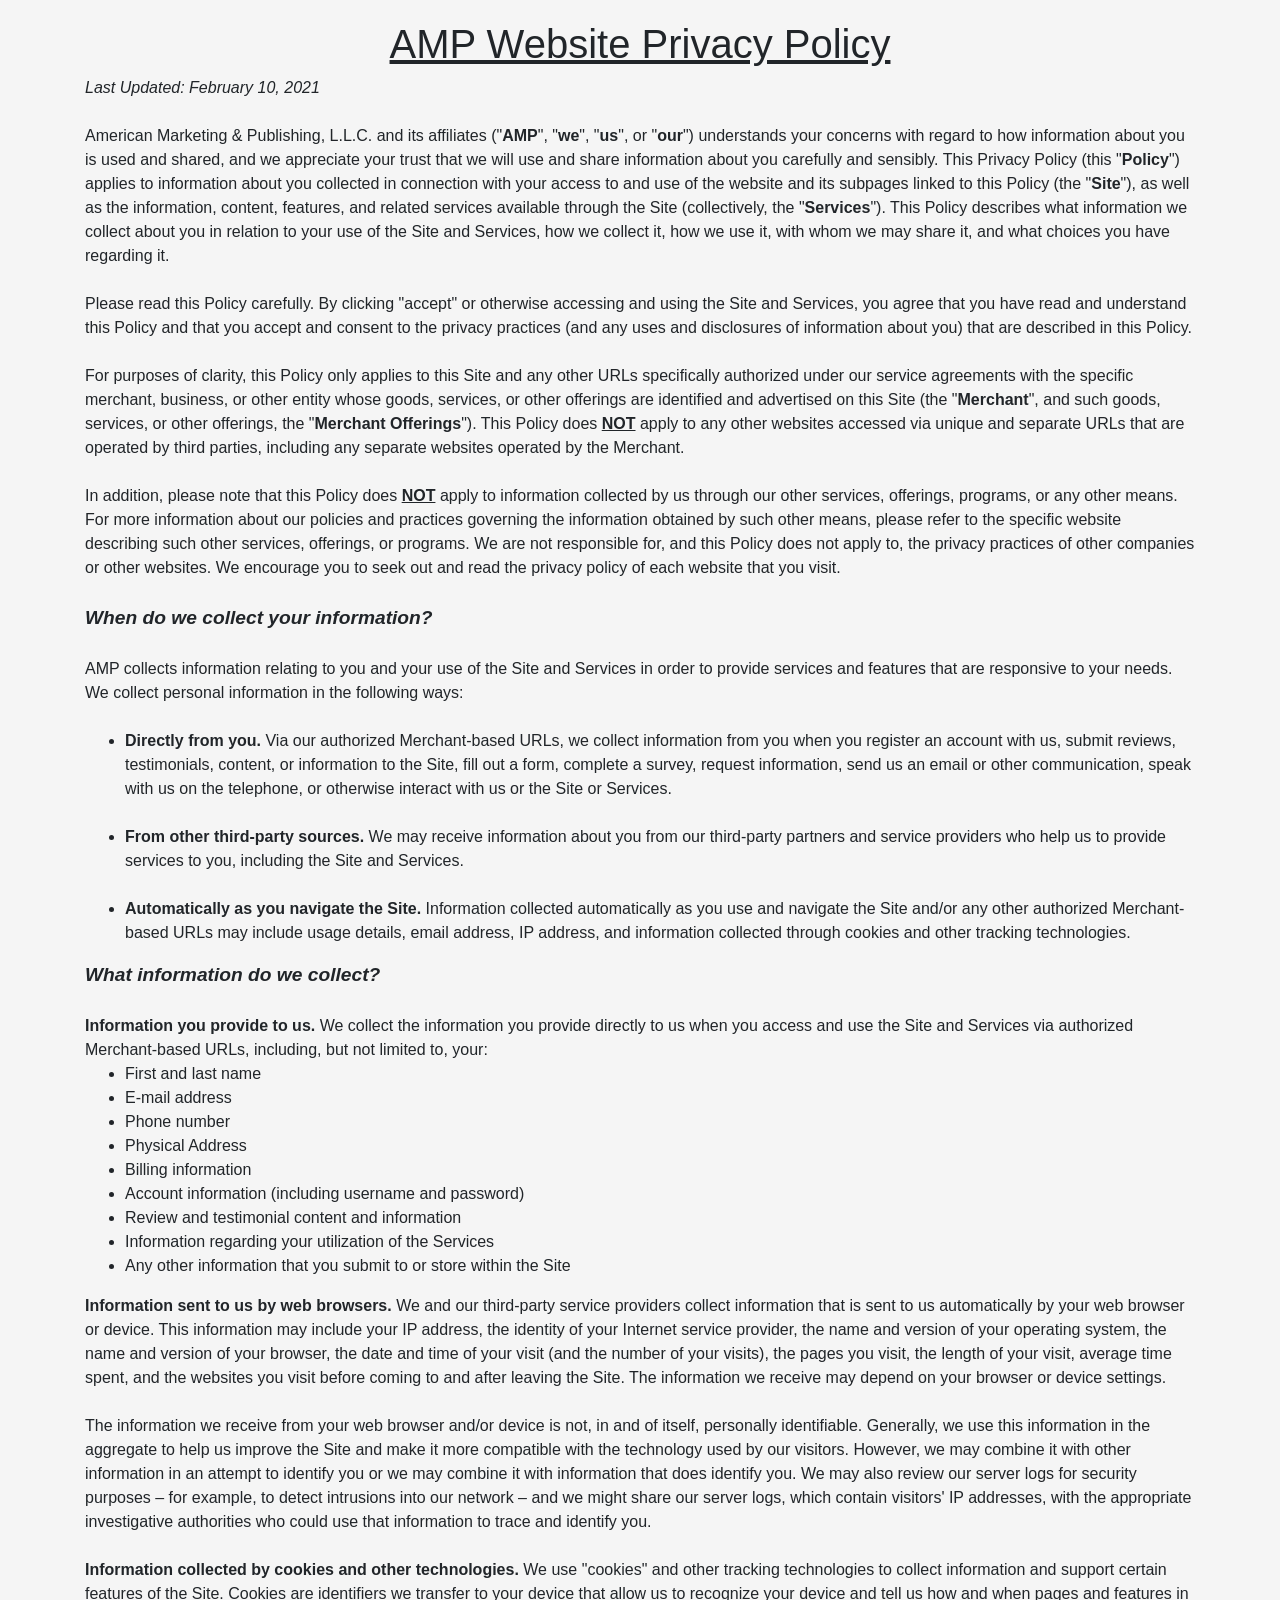
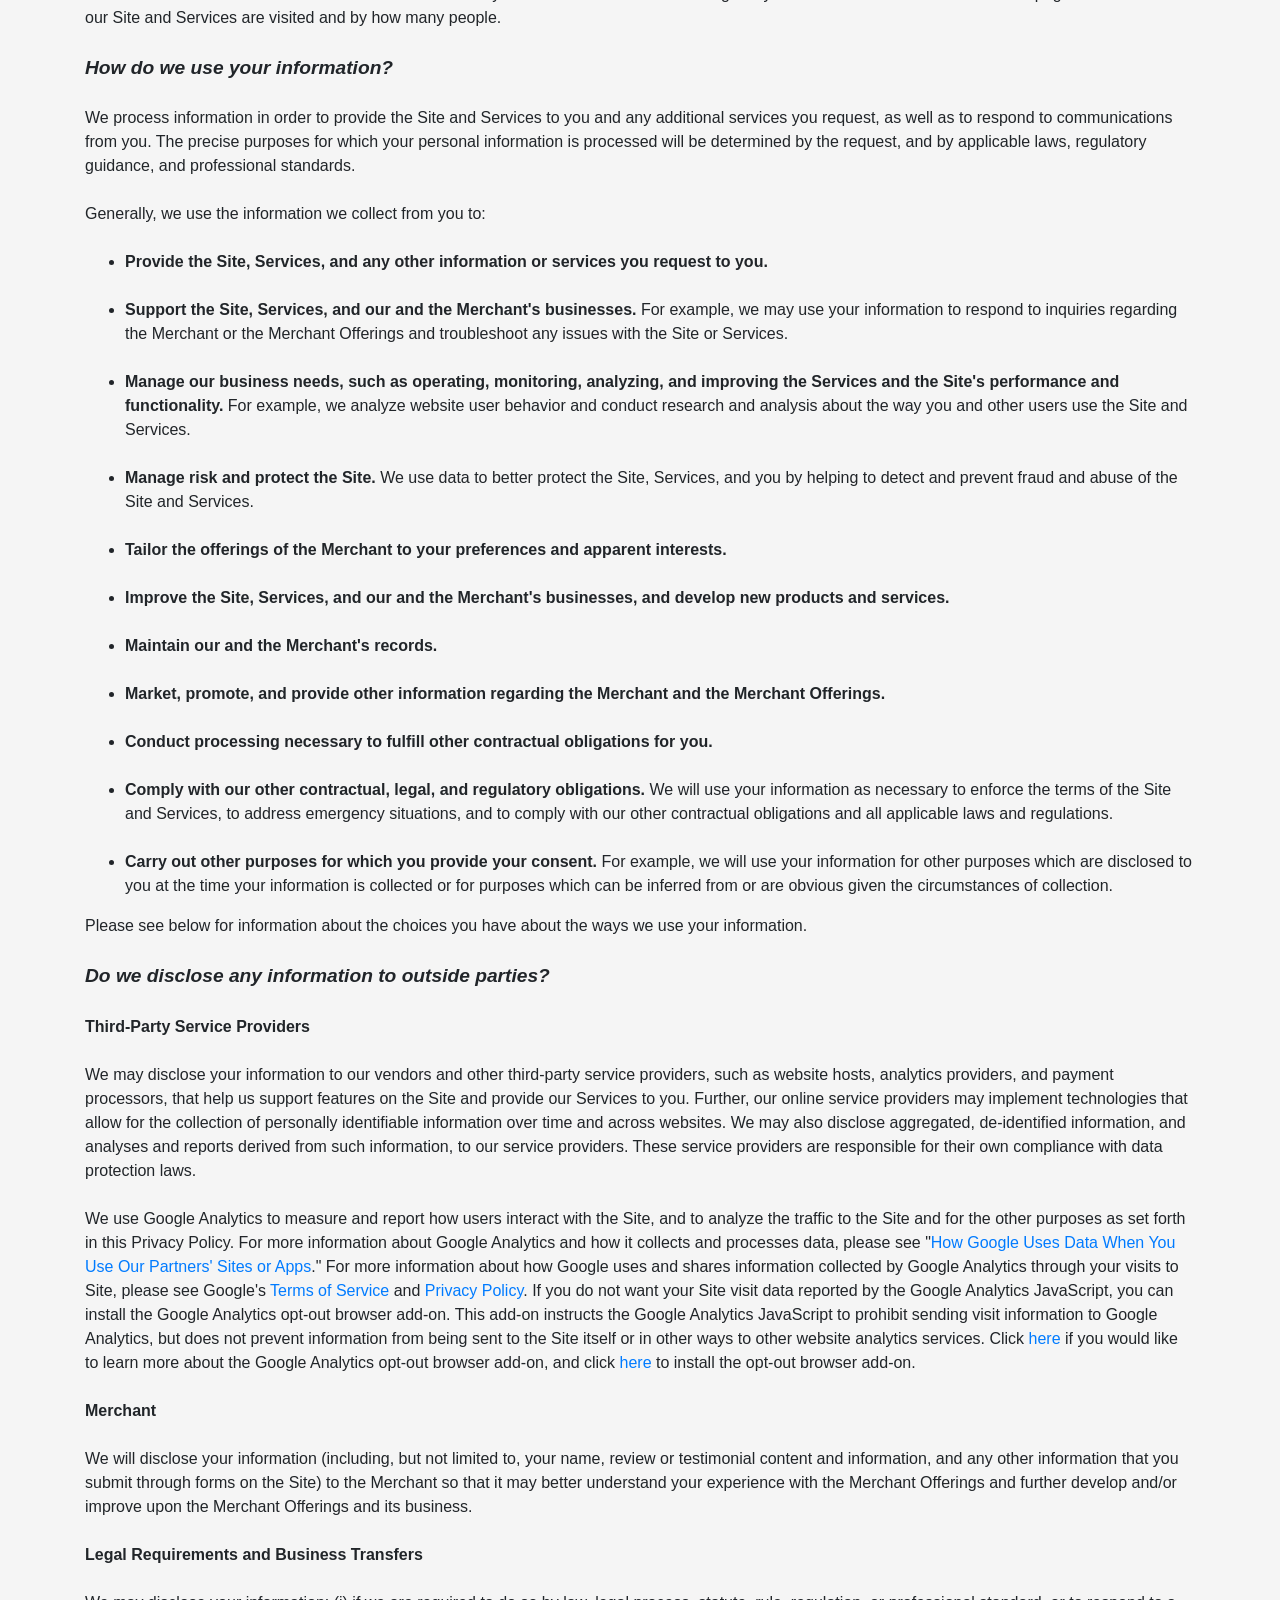
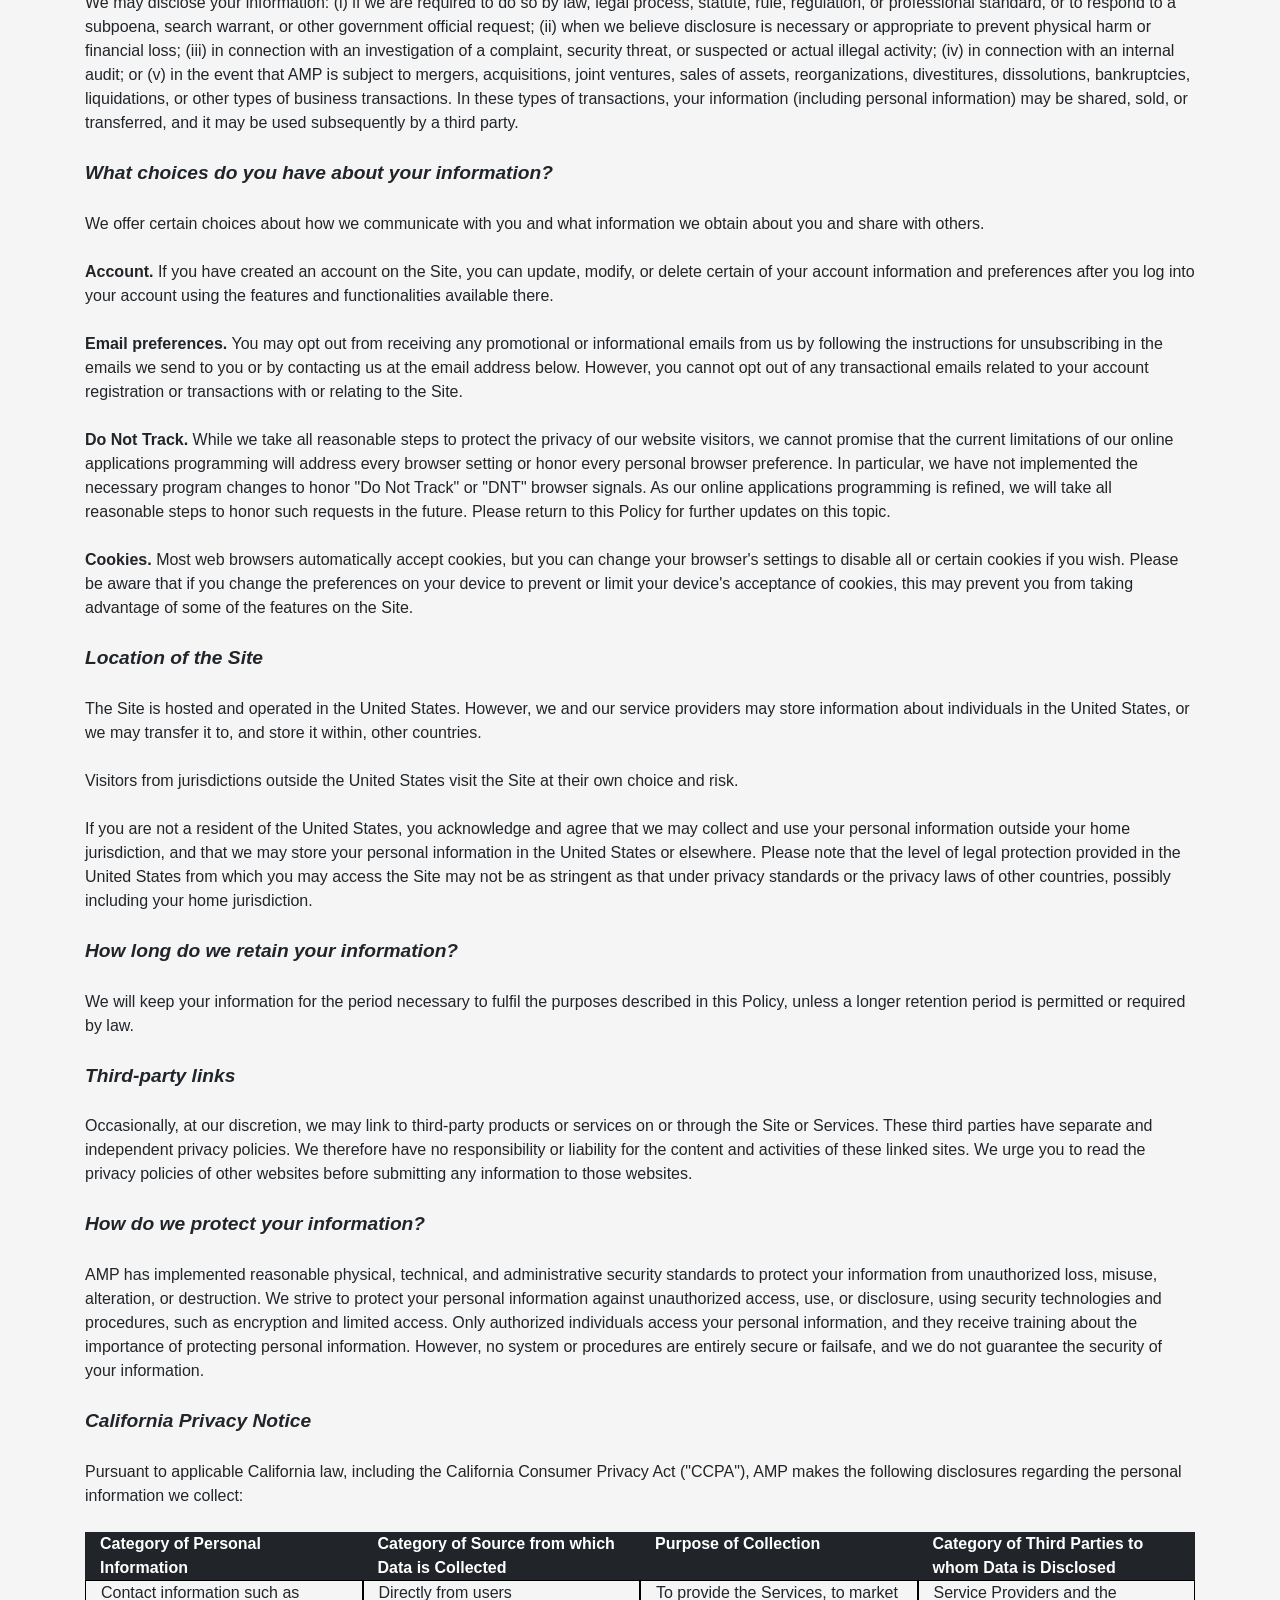
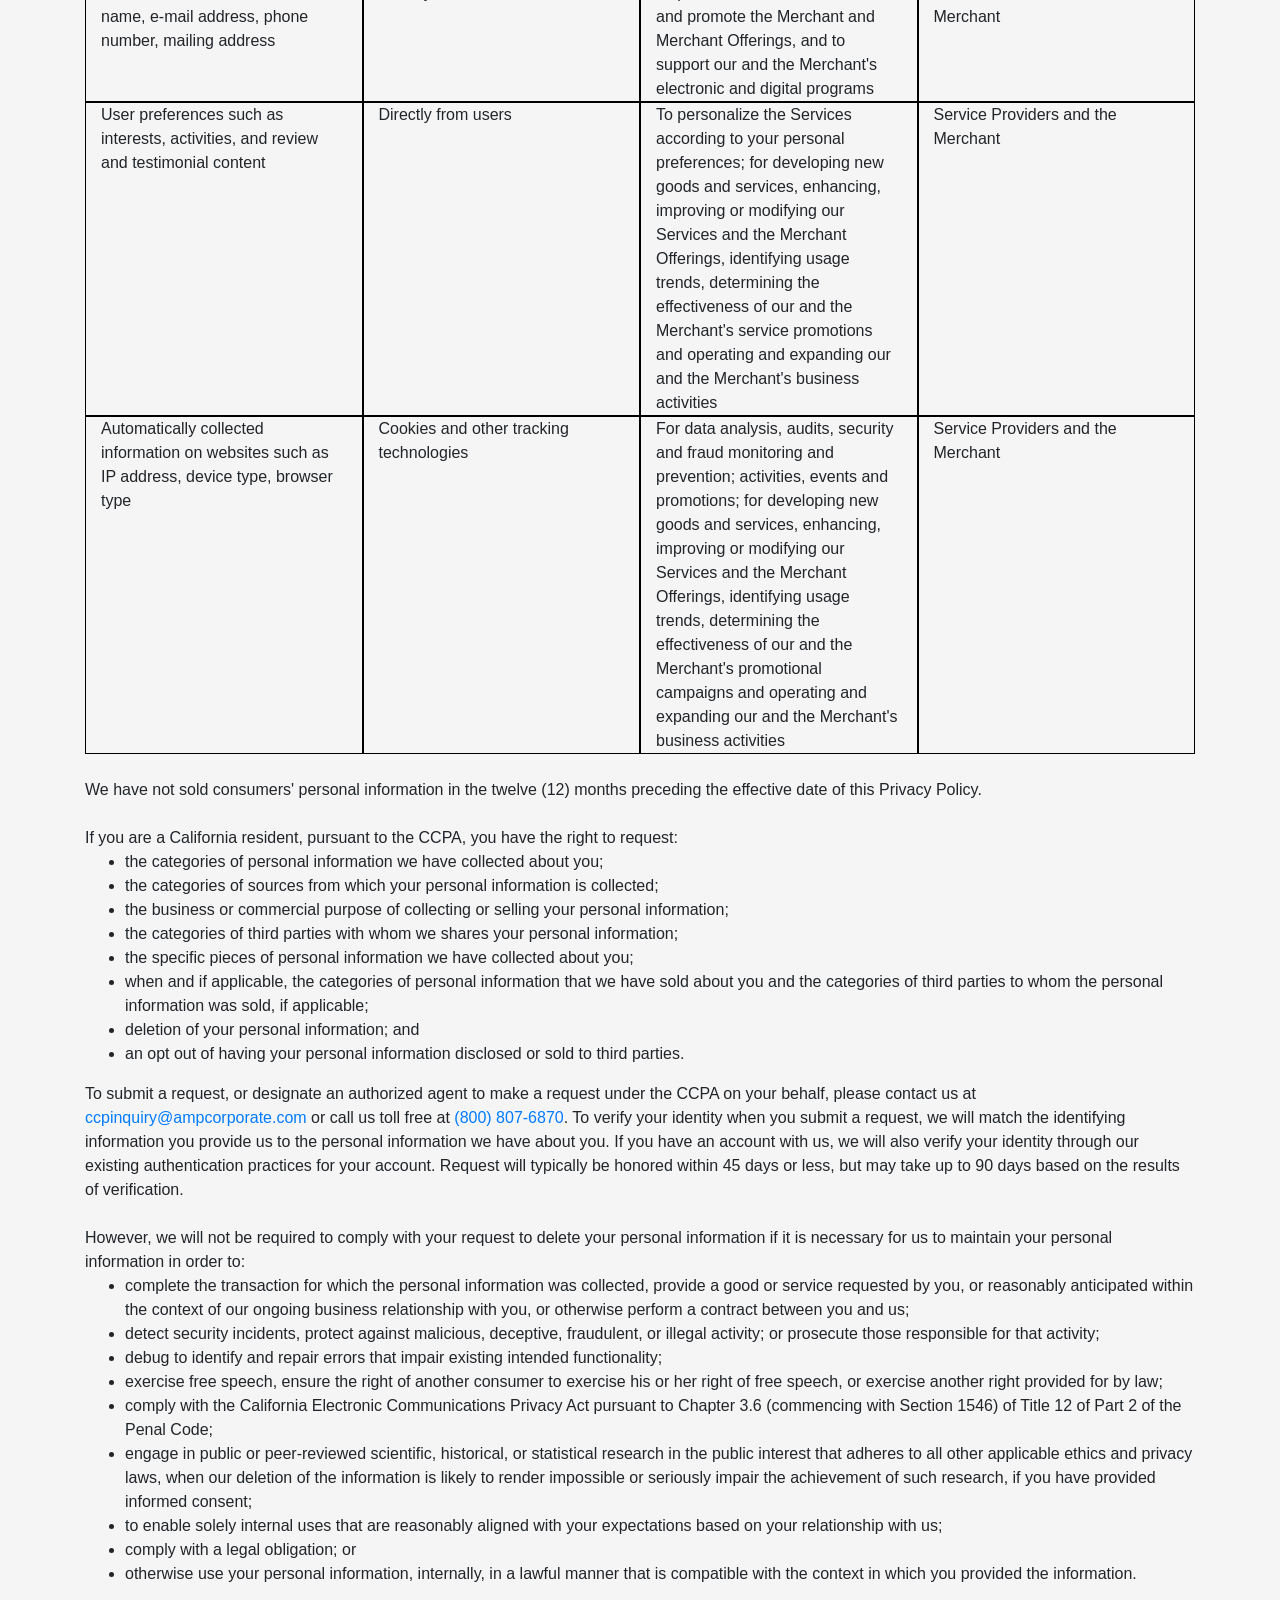
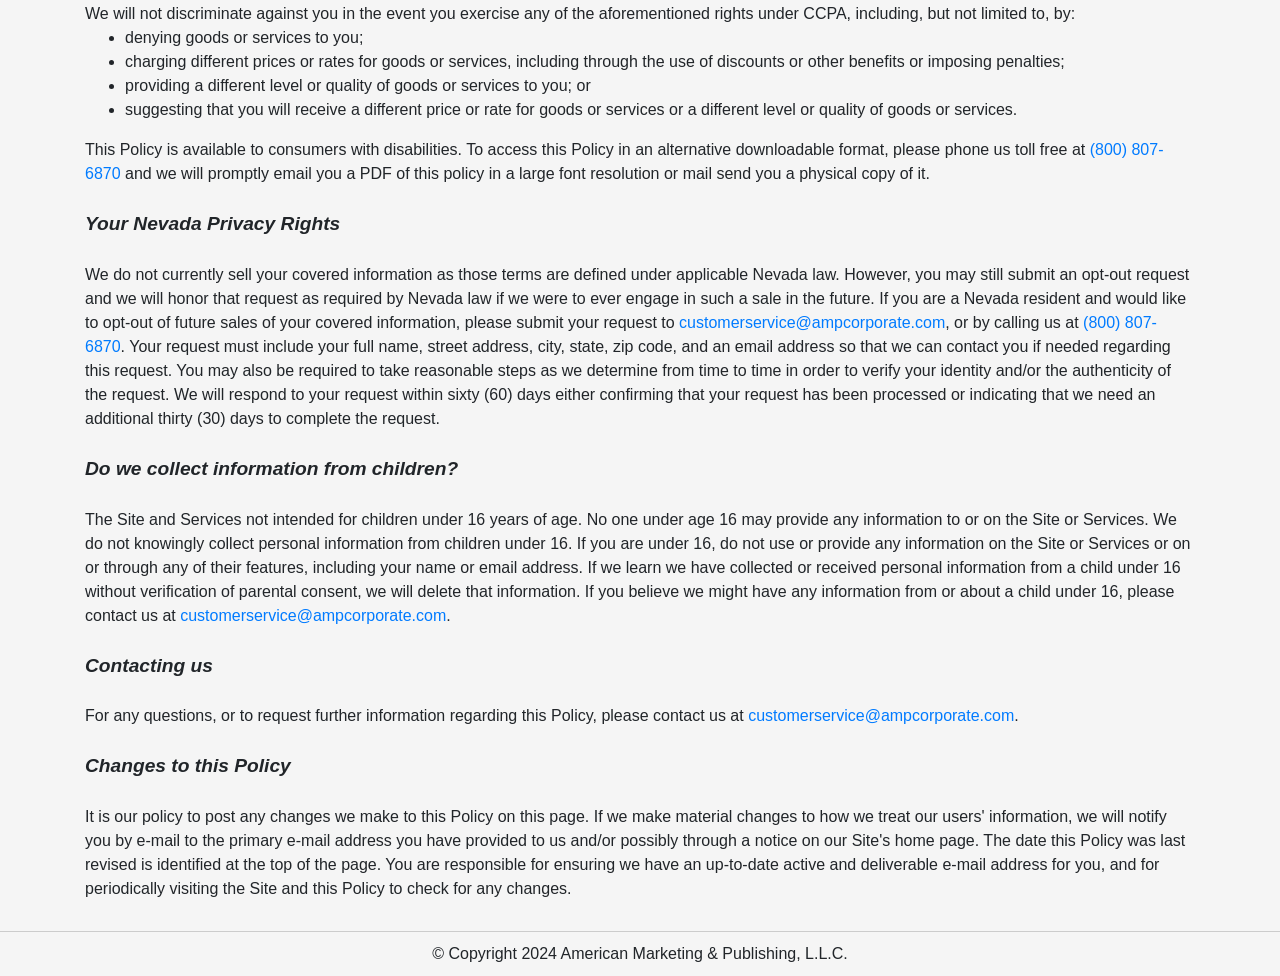
<file: Home/PrivacyPolicy.html>
<!DOCTYPE html>
<html lang="en">
<head>
<!-- Google tag (gtag.js) -->
<script async src="https://www.googletagmanager.com/gtag/js?id=G-V057042YFK"></script>
<script>
  window.dataLayer = window.dataLayer || [];
  function gtag(){dataLayer.push(arguments);}
  gtag('js', new Date());

  gtag('config', 'G-V057042YFK');
</script>

    <meta charset="utf-8"/>
    <meta name="viewport" content="width=device-width, initial-scale=1"/>
    <meta name="format-detection" content="telephone=no"/>
    <title>Privacy Policy | Hungry Bear Cafe &amp; Catering</title>
    <meta name="description" content="How Hungry Bear - Cafe &amp; Catering and its website provider collect, use, share and protect the personal information you submit through this website."/>
    <meta name="robots" content="index, follow"/>
    <link rel="canonical" href="https://hungrybearbonduelwi.com/Home/PrivacyPolicy"/>
    <meta name="author" content="Hungry Bear - Cafe &amp; Catering"/>
    <meta name="geo.region" content="US-WI"/>
    <meta name="geo.placename" content="Bonduel, Wisconsin"/>
    <meta name="geo.position" content="44.740319;-88.447331"/>
    <meta name="ICBM" content="44.740319, -88.447331"/>
    <meta property="og:type" content="website"/>
    <meta property="og:locale" content="en_US"/>
    <meta property="og:site_name" content="Hungry Bear - Cafe &amp; Catering"/>
    <meta property="og:title" content="Privacy Policy | Hungry Bear Cafe &amp; Catering"/>
    <meta property="og:description" content="How Hungry Bear - Cafe &amp; Catering and its website provider collect, use, share and protect the personal information you submit through this website."/>
    <meta property="og:url" content="https://hungrybearbonduelwi.com/Home/PrivacyPolicy"/>
    <meta property="og:image" content="https://hungrybearbonduelwi.com/OptimaMedia/images/P_5046/95399ef1-e257-4754-9bdc-2b12252afa7d.jpg"/>
    <meta property="og:image:alt" content="Hungry Bear - Cafe &amp; Catering in Bonduel, Wisconsin"/>
    <meta name="twitter:card" content="summary_large_image"/>
    <meta name="twitter:title" content="Privacy Policy | Hungry Bear Cafe &amp; Catering"/>
    <meta name="twitter:description" content="How Hungry Bear - Cafe &amp; Catering and its website provider collect, use, share and protect the personal information you submit through this website."/>
    <meta name="twitter:image" content="https://hungrybearbonduelwi.com/OptimaMedia/images/P_5046/95399ef1-e257-4754-9bdc-2b12252afa7d.jpg"/>
    <link rel="icon" href="../favicon.ico" sizes="any"/>
    <link rel="icon" type="image/png" href="../favicon-32x32.png" sizes="32x32"/>
    <link rel="apple-touch-icon" href="../apple-touch-icon.png"/>
    <link rel="manifest" href="../site.webmanifest"/>
    <meta name="theme-color" content="#00339E"/>
    <link rel="preconnect" href="https://www.google.com"/>
    <link rel="dns-prefetch" href="https://www.google.com"/>
<link href="../bootstrap/4.1.2/css/bootstrap.min.css" type="text/css" rel="stylesheet"/>
    <style type="text/css">
    html 
    {
        min-height: 100%;
        width: 100%;
        margin: 0;
        position: relative;
        font-family: Arial, Helvetica, sans-serif;
        background-color: #f5f5f5;
        -webkit-text-size-adjust: 100%;
    }
    body 
    {
        margin: 0;
        width: 100%;
        font-family: Arial, Helvetica, sans-serif;
        background-color: #f5f5f5;
        display: inline-block;
    }  
    .cp
    {
        display: block;
    }
    h4
    {
        font-weight: bold;
        padding-bottom: 10px;
    }
    p
    {
        padding-bottom: 25px;
        font-size: 16px;
    }
    .last-content
    {
        padding-bottom: 75px;
    }
    #footer
    {
        padding-top: 10px;
        padding-bottom: 10px;
        position: absolute;
        bottom: 0;
        left: 0;
        right: 0;
        text-align: center;
        border-top: 1px solid #ccc;
        width: 100%;
    }
	.bu {
        font-weight: bold;
		text-decoration: underline;
    }
	.title {
	    margin-top: 20px;
		text-align: center;
		text-decoration: underline;
	}
    </style>
</head>
<body>
    <div class="container">
         <h1 class="title">AMP Website Privacy Policy</h1>
		 <span style="font-style: italic">Last Updated: February 10, 2021</span>
          <br/><br/>
          American Marketing & Publishing, L.L.C. and its affiliates ("<strong>AMP</strong>", "<strong>we</strong>", "<strong>us</strong>", or "<strong>our</strong>") understands your concerns with regard to how information about you is used and shared, and we appreciate your trust that we will use and share information about you carefully and sensibly.  This Privacy Policy (this "<strong>Policy</strong>") applies to information about you collected in connection with your access to and use of the website and its subpages linked to this Policy (the "<strong>Site</strong>"), as well as the information, content, features, and related services available through the Site (collectively, the "<strong>Services</strong>"). This Policy describes what information we collect about you in relation to your use of the Site and Services, how we collect it, how we use it, with whom we may share it, and what choices you have regarding it.
          <br/><br/>
		  Please read this Policy carefully. By clicking "accept" or otherwise accessing and using the Site and Services, you agree that you have read and understand this Policy and that you accept and consent to the privacy practices (and any uses and disclosures of information about you) that are described in this Policy.
          <br/><br/>
		  For purposes of clarity, this Policy only applies to this Site and any other URLs specifically authorized under our service agreements with the specific merchant, business, or other entity whose goods, services, or other offerings are identified and advertised on this Site (the "<strong>Merchant</strong>", and such goods, services, or other offerings, the "<strong>Merchant Offerings</strong>"). This Policy does <strong><u>NOT</u></strong> apply to any other websites accessed via unique and separate URLs that are operated by third parties, including any separate websites operated by the Merchant.
          <br/><br/>
		  In addition, please note that this Policy does <span class="bu">NOT</span> apply to information collected by us through our other services, offerings, programs, or any other means. For more information about our policies and practices governing the information obtained by such other means, please refer to the specific website describing such other services, offerings, or programs.  We are not responsible for, and this Policy does not apply to, the privacy practices of other companies or other websites. We encourage you to seek out and read the privacy policy of each website that you visit.
          <br/><br/>
		  <span style="font-size:larger; font-weight: bold; font-style: italic">When do we collect your information?</span>
		  <br/><br/>
          AMP collects information relating to you and your use of the Site and Services in order to provide services and features that are responsive to your needs. We collect personal information in the following ways:
		  <ul>
  		    <br/>
		    <li><strong>Directly from you.</strong>  Via our authorized Merchant-based URLs, we collect information from you when you register an account with us, submit reviews, testimonials, content, or information to the Site, fill out a form, complete a survey, request information, send us an email or other communication, speak with us on the telephone, or otherwise interact with us or the Site or Services.</li>
			<br/>
		    <li><strong>From other third-party sources.</strong>  We may receive information about you from our third-party partners and service providers who help us to provide services to you, including the Site and Services.</li>
			<br/>
		    <li><strong>Automatically as you navigate the Site.</strong>  Information collected automatically as you use and navigate the Site and/or any other authorized Merchant-based URLs may include usage details, email address, IP address, and information collected through cookies and other tracking technologies.</li>
		  </ul>
		  <span style="font-size:larger; font-weight: bold; font-style: italic">What information do we collect?</span>
          <br/><br/>
		  <strong>Information you provide to us.</strong> We collect the information you provide directly to us when you access and use the Site and Services via authorized Merchant-based URLs, including, but not limited to, your:
		  <ul>
		    <li>First and last name</li>
		    <li>E-mail address</li>
		    <li>Phone number</li>
		    <li>Physical Address</li>
		    <li>Billing information</li>
		    <li>Account information (including username and password)</li>
		    <li>Review and testimonial content and information</li>
		    <li>Information regarding your utilization of the Services</li>
		    <li>Any other information that you submit to or store within the Site</li>
		  </ul>
		  <strong>Information sent to us by web browsers.</strong> We and our third-party service providers collect information that is sent to us automatically by your web browser or device. This information may include your IP address, the identity of your Internet service provider, the name and version of your operating system, the name and version of your browser, the date and time of your visit (and the number of your visits), the pages you visit, the length of your visit, average time spent, and the websites you visit before coming to and after leaving the Site. The information we receive may depend on your browser or device settings.
          <br/><br/>
		  The information we receive from your web browser and/or device is not, in and of itself, personally identifiable. Generally, we use this information in the aggregate to help us improve the Site and make it more compatible with the technology used by our visitors. However, we may combine it with other information in an attempt to identify you or we may combine it with information that does identify you. We may also review our server logs for security purposes – for example, to detect intrusions into our network – and we might share our server logs, which contain visitors' IP addresses, with the appropriate investigative authorities who could use that information to trace and identify you.
          <br/><br/>
		  <strong>Information collected by cookies and other technologies.</strong> We use "cookies" and other tracking technologies to collect information and support certain features of the Site.  Cookies are identifiers we transfer to your device that allow us to recognize your device and tell us how and when pages and features in our Site and Services are visited and by how many people. 
          <br/><br/>
		  <span style="font-size:larger; font-weight: bold; font-style: italic">How do we use your information?</span>
          <br/><br/>
		  We process information in order to provide the Site and Services to you and any additional services you request, as well as to respond to communications from you. The precise purposes for which your personal information is processed will be determined by the request, and by applicable laws, regulatory guidance, and professional standards.
          <br/><br/>
		  Generally, we use the information we collect from you to:
		  <ul>
  		    <br/>
		    <li><strong>Provide the Site, Services, and any other information or services you request to you.</strong></li>
			<br/>
		    <li><strong>Support the Site, Services, and our and the Merchant's businesses.</strong>  For example, we may use your information to respond to inquiries regarding the Merchant or the Merchant Offerings and troubleshoot any issues with the Site or Services.</li>
			<br/>
		    <li><strong>Manage our business needs, such as operating, monitoring, analyzing, and improving the Services and the Site's performance and functionality.</strong>  For example, we analyze website user behavior and conduct research and analysis about the way you and other users use the Site and Services.</li>
			<br/>
		    <li><strong>Manage risk and protect the Site.</strong>  We use data to better protect the Site, Services, and you by helping to detect and prevent fraud and abuse of the Site and Services.</li>
			<br/>
		    <li><strong>Tailor the offerings of the Merchant to your preferences and apparent interests.</strong></li>
			<br/>
		    <li><strong>Improve the Site, Services, and our and the Merchant's businesses, and develop new products and services.</strong></li>
			<br/>
		    <li><strong>Maintain our and the Merchant's records.</strong></li>
			<br/>
		    <li><strong>Market, promote, and provide other information regarding the Merchant and the Merchant Offerings.</strong></li>
			<br/>
		    <li><strong>Conduct processing necessary to fulfill other contractual obligations for you.</strong></li>
			<br/>
		    <li><strong>Comply with our other contractual, legal, and regulatory obligations.</strong>  We will use your information as necessary to enforce the terms of the Site and Services, to address emergency situations, and to comply with our other contractual obligations and all applicable laws and regulations.</li>
			<br/>
		    <li><strong>Carry out other purposes for which you provide your consent.</strong>  For example, we will use your information for other purposes which are disclosed to you at the time your information is collected or for purposes which can be inferred from or are obvious given the circumstances of collection.</li>
		  </ul>
          Please see below for information about the choices you have about the ways we use your information.
          <br/><br/>
		  <span style="font-size:larger; font-weight: bold; font-style: italic">Do we disclose any information to outside parties?</span>
          <br/><br/>
		  <strong>Third-Party Service Providers</strong>
          <br/><br/>
		  We may disclose your information to our vendors and other third-party service providers, such as website hosts, analytics providers, and payment processors, that help us support features on the Site and provide our Services to you. Further, our online service providers may implement technologies that allow for the collection of personally identifiable information over time and across websites. We may also disclose aggregated, de-identified information, and analyses and reports derived from such information, to our service providers. These service providers are responsible for their own compliance with data protection laws.
          <br/><br/>
		  We use Google Analytics to measure and report how users interact with the Site, and to analyze the traffic to the Site and for the other purposes as set forth in this Privacy Policy.  For more information about Google Analytics and how it collects and processes data, please see "<a href="https://policies.google.com/technologies/partner-sites" target="_blank" rel="noopener noreferrer">How Google Uses Data When You Use Our Partners' Sites or Apps</a>." For more information about how Google uses and shares information collected by Google Analytics through your visits to Site, please see Google's <a href="https://policies.google.com/terms" target="_Blank" rel="noopener noreferrer">Terms of Service</a> and <a href="https://policies.google.com/privacy" target="_Blank" rel="noopener noreferrer">Privacy Policy</a>. If you do not want your Site visit data reported by the Google Analytics JavaScript, you can install the Google Analytics opt-out browser add-on.  This add-on instructs the Google Analytics JavaScript to prohibit sending visit information to Google Analytics, but does not prevent information from being sent to the Site itself or in other ways to other website analytics services. Click <a href="https://support.google.com/analytics/answer/181881?hl=en" target="_Blank" rel="noopener noreferrer">here</a> if you would like to learn more about the Google Analytics opt-out browser add-on, and click <a href="https://tools.google.com/dlpage/gaoptout" target="_Blank" rel="noopener noreferrer">here</a> to install the opt-out browser add-on.
          <br/><br/>
		  <strong>Merchant</strong>
          <br/><br/>
		  We will disclose your information (including, but not limited to, your name, review or testimonial content and information, and any other information that you submit through forms on the Site) to the Merchant so that it may better understand your experience with the Merchant Offerings and further develop and/or improve upon the Merchant Offerings and its business. 
          <br/><br/>
		  <strong>Legal Requirements and Business Transfers</strong>
          <br/><br/>
		  We may disclose your information: (i) if we are required to do so by law, legal process, statute, rule, regulation, or professional standard, or to respond to a subpoena, search warrant, or other government official request; (ii) when we believe disclosure is necessary or appropriate to prevent physical harm or financial loss; (iii) in connection with an investigation of a complaint, security threat, or suspected or actual illegal activity; (iv) in connection with an internal audit; or (v) in the event that AMP is subject to mergers, acquisitions, joint ventures, sales of assets, reorganizations, divestitures, dissolutions, bankruptcies, liquidations, or other types of business transactions. In these types of transactions, your information (including personal information) may be shared, sold, or transferred, and it may be used subsequently by a third party.
          <br/><br/>
		  <span style="font-size:larger; font-weight: bold; font-style: italic">What choices do you have about your information?</span>
          <br/><br/>
		  We offer certain choices about how we communicate with you and what information we obtain about you and share with others.
          <br/><br/>
		  <strong>Account.</strong>  If you have created an account on the Site, you can update, modify, or delete certain of your account information and preferences after you log into your account using the features and functionalities available there.
          <br/><br/>
		  <strong>Email preferences.</strong>  You may opt out from receiving any promotional or informational emails from us by following the instructions for unsubscribing in the emails we send to you or by contacting us at the email address below. However, you cannot opt out of any transactional emails related to your account registration or transactions with or relating to the Site.
          <br/><br/>
		  <strong>Do Not Track.</strong>  While we take all reasonable steps to protect the privacy of our website visitors, we cannot promise that the current limitations of our online applications programming will address every browser setting or honor every personal browser preference. In particular, we have not implemented the necessary program changes to honor "Do Not Track" or "DNT" browser signals. As our online applications programming is refined, we will take all reasonable steps to honor such requests in the future. Please return to this Policy for further updates on this topic.
          <br/><br/>
		  <strong>Cookies.</strong>  Most web browsers automatically accept cookies, but you can change your browser's settings to disable all or certain cookies if you wish. Please be aware that if you change the preferences on your device to prevent or limit your device's acceptance of cookies, this may prevent you from taking advantage of some of the features on the Site. 
          <br/><br/>
		  <span style="font-size:larger; font-weight: bold; font-style: italic">Location of the Site</span>
          <br/><br/>
		  The Site is hosted and operated in the United States.  However, we and our service providers may store information about individuals in the United States, or we may transfer it to, and store it within, other countries.
          <br/><br/>
		  Visitors from jurisdictions outside the United States visit the Site at their own choice and risk. 
          <br/><br/>
		  If you are not a resident of the United States, you acknowledge and agree that we may collect and use your personal information outside your home jurisdiction, and that we may store your personal information in the United States or elsewhere. Please note that the level of legal protection provided in the United States from which you may access the Site may not be as stringent as that under privacy standards or the privacy laws of other countries, possibly including your home jurisdiction.
          <br/><br/>
		  <span style="font-size:larger; font-weight: bold; font-style: italic">How long do we retain your information?</span>
          <br/><br/>
		  We will keep your information for the period necessary to fulfil the purposes described in this Policy, unless a longer retention period is permitted or required by law.
          <br/><br/>
		  <span style="font-size:larger; font-weight: bold; font-style: italic">Third-party links</span>
          <br/><br/>
		  Occasionally, at our discretion, we may link to third-party products or services on or through the Site or Services. These third parties have separate and independent privacy policies. We therefore have no responsibility or liability for the content and activities of these linked sites. We urge you to read the privacy policies of other websites before submitting any information to those websites.
          <br/><br/>
		  <span style="font-size:larger; font-weight: bold; font-style: italic">How do we protect your information?</span>
          <br/><br/>
		  AMP has implemented reasonable physical, technical, and administrative security standards to protect your information from unauthorized loss, misuse, alteration, or destruction. We strive to protect your personal information against unauthorized access, use, or disclosure, using security technologies and procedures, such as encryption and limited access. Only authorized individuals access your personal information, and they receive training about the importance of protecting personal information. However, no system or procedures are entirely secure or failsafe, and we do not guarantee the security of your information.
          <br/><br/>
		  <span style="font-size:larger; font-weight: bold; font-style: italic">California Privacy Notice</span>
          <br/><br/>
		  Pursuant to applicable California law, including the California Consumer Privacy Act ("CCPA"), AMP makes the following disclosures regarding the personal information we collect:
          <br/><br/>
<div class="container">
  <div class="row">
    <div class="col-sm table-bordered table-dark" style="border-color: black">
      <strong>Category of Personal Information</strong>
    </div>
    <div class="col-sm table-bordered table-dark" style="border-color: black">
      <strong>Category of Source from which Data is Collected</strong>
    </div>
    <div class="col-sm table-bordered table-dark" style="border-color: black">
      <strong>Purpose of Collection</strong>
    </div>
    <div class="col-sm table-bordered table-dark" style="border-color: black">
      <strong>Category of Third Parties to whom Data is Disclosed</strong>
    </div>
  </div>
  <div class="row">
    <div class="col-sm table-bordered" style="border-color: black">
      Contact information such as name, e-mail address, phone number, mailing address
    </div>
    <div class="col-sm table-bordered" style="border-color: black">
      Directly from users
    </div>
    <div class="col-sm table-bordered" style="border-color: black">
      To provide the Services, to market and promote the Merchant and Merchant Offerings, and to support our and the Merchant's electronic and digital programs
    </div>
    <div class="col-sm table-bordered" style="border-color: black">
      Service Providers and the Merchant
    </div>
  </div>
  <div class="row">
    <div class="col-sm table-bordered" style="border-color: black">
      User preferences such as interests, activities, and review and testimonial content
    </div>
    <div class="col-sm table-bordered" style="border-color: black">
      Directly from users
    </div>
    <div class="col-sm table-bordered" style="border-color: black">
      To personalize the Services according to your personal preferences; for developing new goods and services, enhancing, improving or modifying our Services and the Merchant Offerings, identifying usage trends, determining the effectiveness of our and the Merchant's service promotions and operating and expanding our and the Merchant's business activities
    </div>
    <div class="col-sm table-bordered" style="border-color: black">
      Service Providers and the Merchant
    </div>
  </div>
  <div class="row">
    <div class="col-sm table-bordered" style="border-color: black">
      Automatically collected information on websites such as IP address, device type, browser type
    </div>
    <div class="col-sm table-bordered" style="border-color: black">
      Cookies and other tracking technologies
    </div>
    <div class="col-sm table-bordered" style="border-color: black">
      For data analysis, audits, security and fraud monitoring and prevention; activities, events and promotions; for developing new goods and services, enhancing, improving or modifying our Services and the Merchant Offerings, identifying usage trends, determining the effectiveness of our and the Merchant's promotional campaigns and operating and expanding our and the Merchant's business activities
    </div>
    <div class="col-sm table-bordered" style="border-color: black">
      Service Providers and the Merchant
    </div>
  </div>
</div>
          <br/>
		  We have not sold consumers' personal information in the twelve (12) months preceding the effective date of this Privacy Policy.
          <br/><br/>
		  If you are a California resident, pursuant to the CCPA, you have the right to request:
		  <ul>
		    <li>the categories of personal information we have collected about you;</li>
		    <li>the categories of sources from which your personal information is collected;</li>
		    <li>the business or commercial purpose of collecting or selling your personal information;</li>
		    <li>the categories of third parties with whom we shares your personal information;</li>
		    <li>the specific pieces of personal information we have collected about you;</li>
		    <li>when and if applicable, the categories of personal information that we have sold about you and the categories of third parties to whom the personal information was sold, if applicable;</li>
		    <li>deletion of your personal information; and</li>
		    <li>an opt out of having your personal information disclosed or sold to third parties.</li>
		  </ul>
          To submit a request, or designate an authorized agent to make a request under the CCPA on your behalf, please contact us at <a href="mailto:ccpinquiry@ampcorporate.com">ccpinquiry@ampcorporate.com</a> or call us toll free at <a href="tel:+18008076870">(800) 807-6870</a>. To verify your identity when you submit a request, we will match the identifying information you provide us to the personal information we have about you.  If you have an account with us, we will also verify your identity through our existing authentication practices for your account. Request will typically be honored within 45 days or less, but may take up to 90 days based on the results of verification.
          <br/><br/>
		  However, we will not be required to comply with your request to delete your personal information if it is necessary for us to maintain your personal information in order to:
		  <ul>
		    <li>complete the transaction for which the personal information was collected, provide a good or service requested by you, or reasonably anticipated within the context of our ongoing business relationship with you, or otherwise perform a contract between you and us;</li>
		    <li>detect security incidents, protect against malicious, deceptive, fraudulent, or illegal activity; or prosecute those responsible for that activity;</li>
		    <li>debug to identify and repair errors that impair existing intended functionality;</li>
		    <li>exercise free speech, ensure the right of another consumer to exercise his or her right of free speech, or exercise another right provided for by law;</li>
		    <li>comply with the California Electronic Communications Privacy Act pursuant to Chapter 3.6 (commencing with Section 1546) of Title 12 of Part 2 of the Penal Code;</li>
		    <li>engage in public or peer-reviewed scientific, historical, or statistical research in the public interest that adheres to all other applicable ethics and privacy laws, when our deletion of the information is likely to render impossible or seriously impair the achievement of such research, if you have provided informed consent;</li>
		    <li>to enable solely internal uses that are reasonably aligned with your expectations based on your relationship with us;</li>
		    <li>comply with a legal obligation; or</li>
		    <li>otherwise use your personal information, internally, in a lawful manner that is compatible with the context in which you provided the information.</li>
		  </ul>
		  We will not discriminate against you in the event you exercise any of the aforementioned rights under CCPA, including, but not limited to, by:
		  <ul>
		    <li>denying goods or services to you;</li>
		    <li>charging different prices or rates for goods or services, including through the use of discounts or other benefits or imposing penalties;</li>
		    <li>providing a different level or quality of goods or services to you; or</li>
		    <li>suggesting that you will receive a different price or rate for goods or services or a different level or quality of goods or services.</li>
		  </ul>
		  This Policy is available to consumers with disabilities. To access this Policy in an alternative downloadable format, please phone us toll free at <a href="tel:+18008076870">(800) 807-6870</a> and we will promptly email you a PDF of this policy in a large font resolution or mail send you a physical copy of it.
          <br/><br/>
		  <span style="font-size:larger; font-weight: bold; font-style: italic">Your Nevada Privacy Rights</span>
          <br/><br/>
		  We do not currently sell your covered information as those terms are defined under applicable Nevada law. However, you may still submit an opt-out request and we will honor that request as required by Nevada law if we were to ever engage in such a sale in the future. If you are a Nevada resident and would like to opt-out of future sales of your covered information, please submit your request to <a href="mailto:customerservice@ampcorporate.com">customerservice@ampcorporate.com</a>, or by calling us at <a href="tel:+18008076870">(800) 807-6870</a>. Your request must include your full name, street address, city, state, zip code, and an email address so that we can contact you if needed regarding this request. You may also be required to take reasonable steps as we determine from time to time in order to verify your identity and/or the authenticity of the request. We will respond to your request within sixty (60) days either confirming that your request has been processed or indicating that we need an additional thirty (30) days to complete the request.
          <br/><br/>
		  <span style="font-size:larger; font-weight: bold; font-style: italic">Do we collect information from children?</span>
          <br/><br/>
		  The Site and Services not intended for children under 16 years of age. No one under age 16 may provide any information to or on the Site or Services. We do not knowingly collect personal information from children under 16. If you are under 16, do not use or provide any information on the Site or Services or on or through any of their features, including your name or email address.  If we learn we have collected or received personal information from a child under 16 without verification of parental consent, we will delete that information. If you believe we might have any information from or about a child under 16, please contact us at <a href="mailto:customerservice@ampcorporate.com">customerservice@ampcorporate.com</a>.  
          <br/><br/>
		  <span style="font-size:larger; font-weight: bold; font-style: italic">Contacting us</span>
          <br/><br/>
		  For any questions, or to request further information regarding this Policy, please contact us at <a href="mailto:customerservice@ampcorporate.com">customerservice@ampcorporate.com</a>.   
          <br/><br/>
		  <span style="font-size:larger; font-weight: bold; font-style: italic">Changes to this Policy</span>
          <br/><br/>
		  It is our policy to post any changes we make to this Policy on this page. If we make material changes to how we treat our users' information, we will notify you by e-mail to the primary e-mail address you have provided to us and/or possibly through a notice on our Site's home page. The date this Policy was last revised is identified at the top of the page. You are responsible for ensuring we have an up-to-date active and deliverable e-mail address for you, and for periodically visiting the Site and this Policy to check for any changes.
		  <div class="last-content"/>
    </div>
    <div id="footer">
        <span class="cp">&#169; Copyright 2024 American Marketing & Publishing, L.L.C. </span>
    </div>
</body>
</html>
</file>
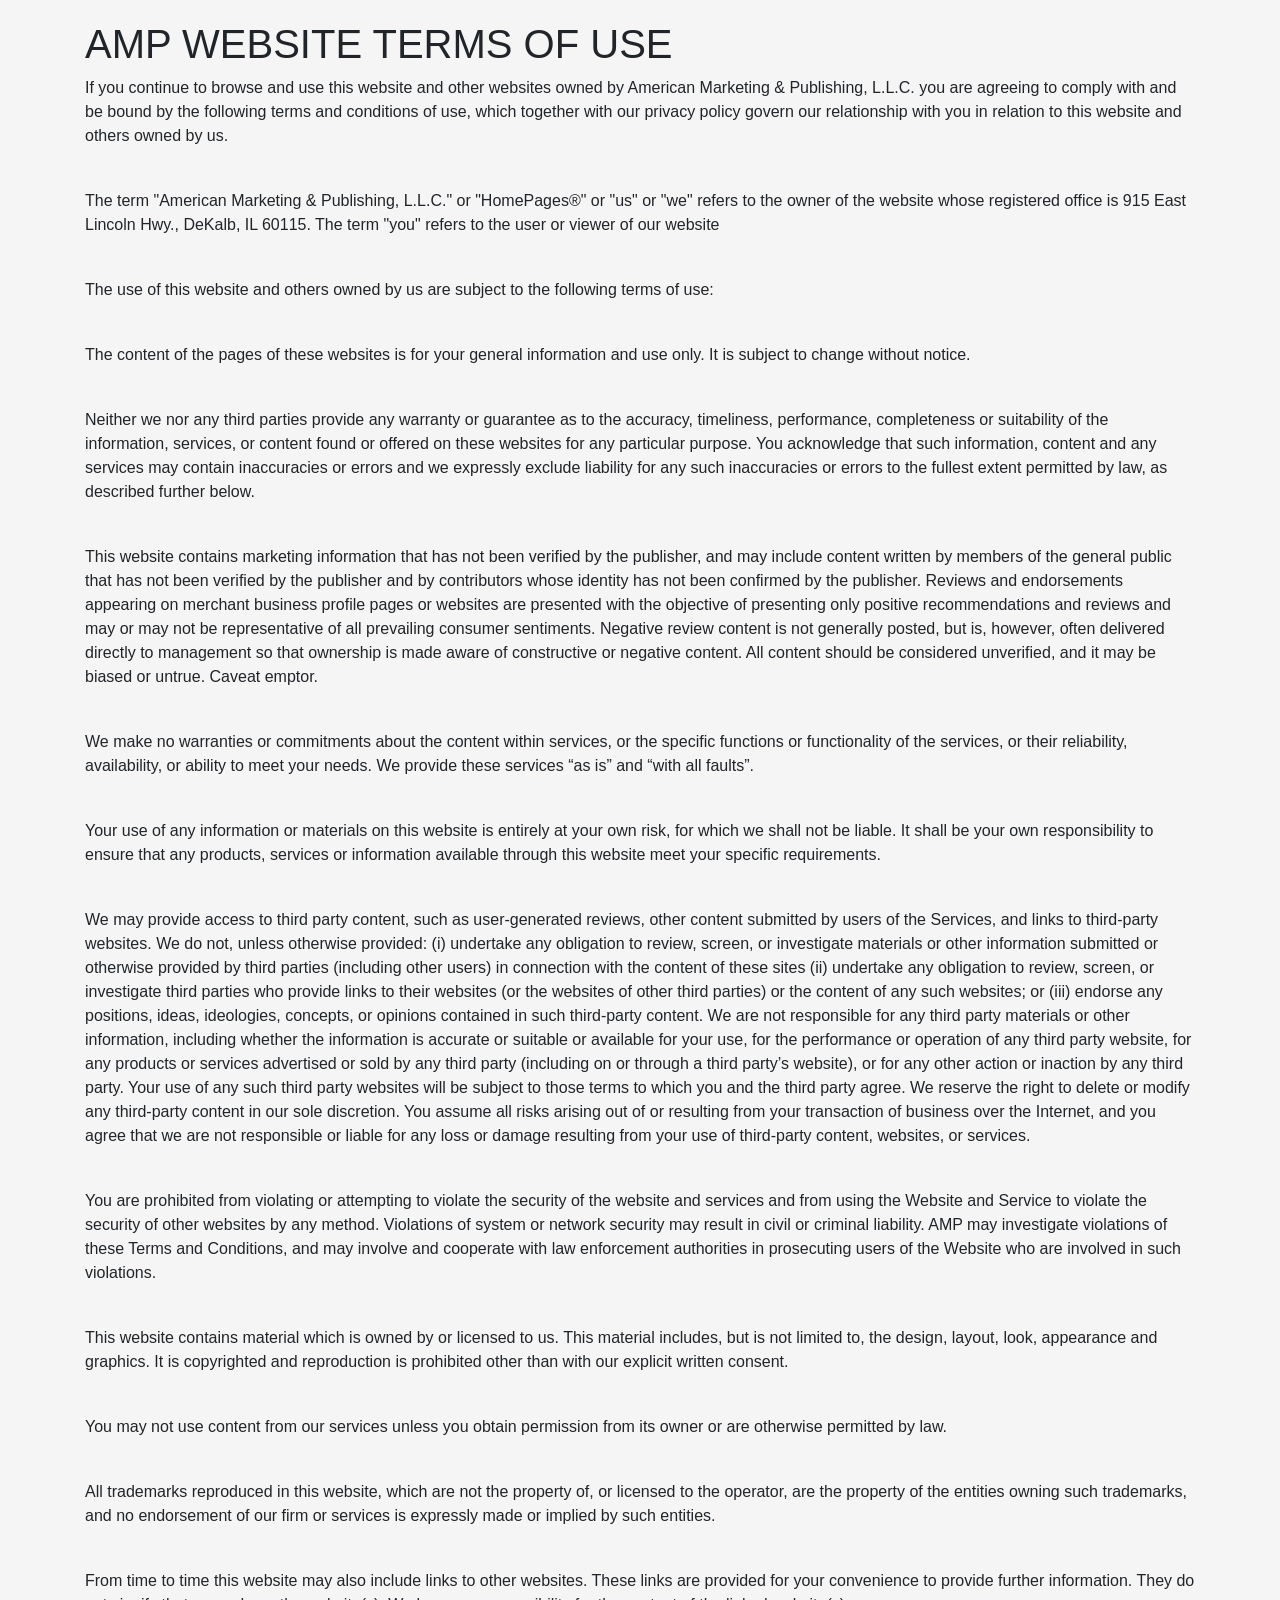
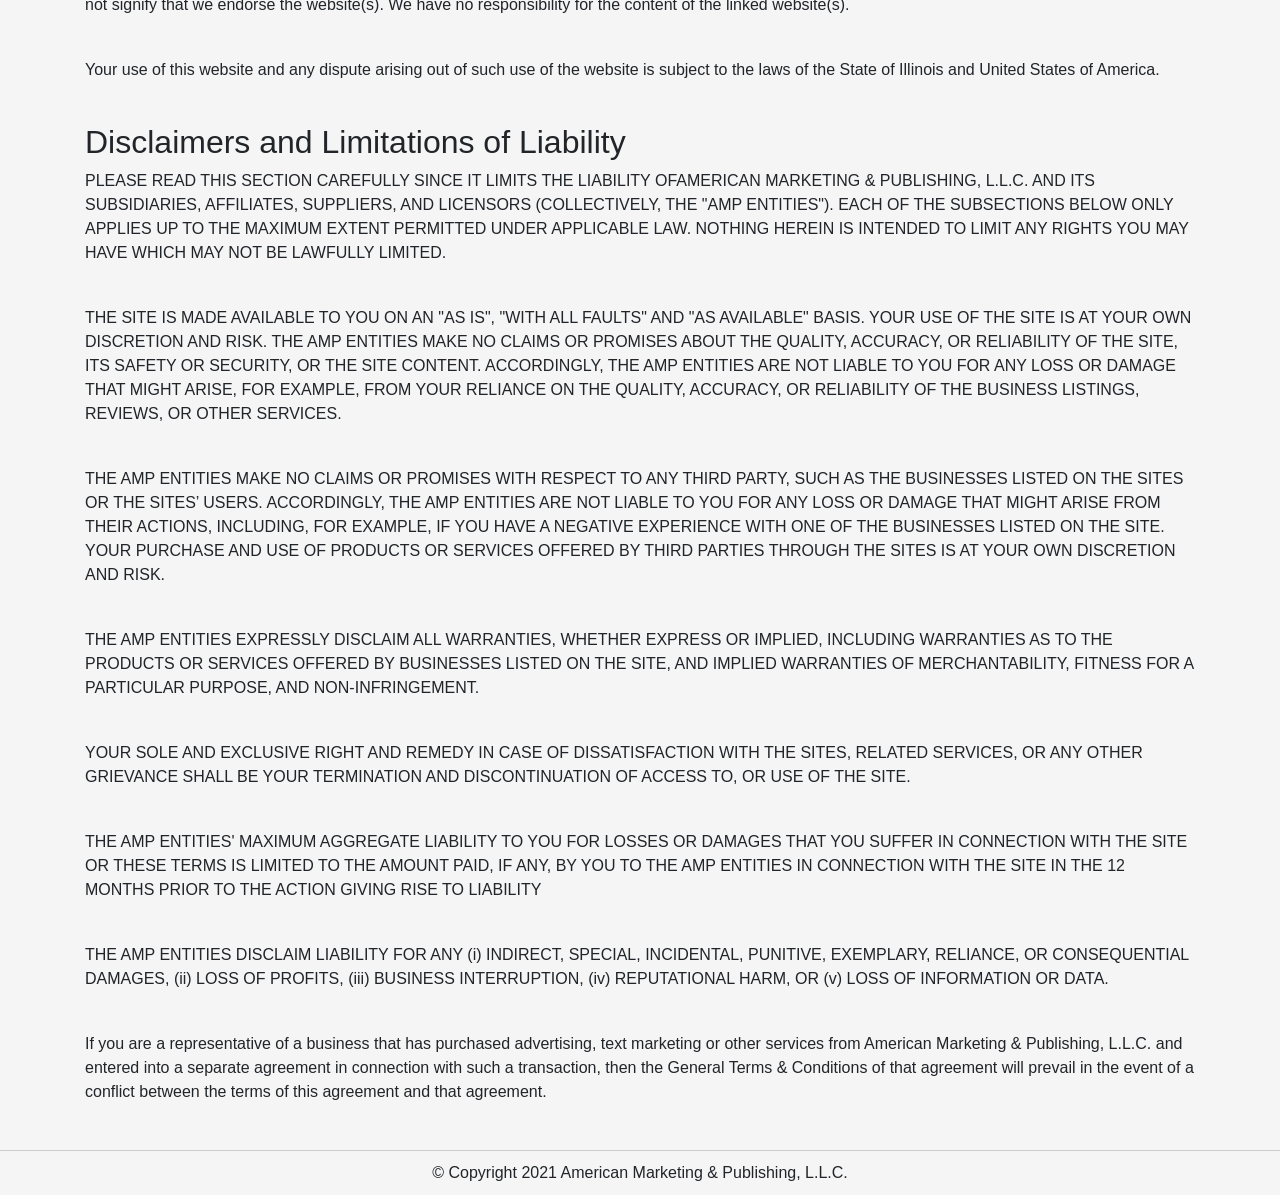
<file: Home/TermsOfService.html>
<!DOCTYPE html>
<html lang="en">
<head>
<!-- Google tag (gtag.js) -->
<script async src="https://www.googletagmanager.com/gtag/js?id=G-V057042YFK"></script>
<script>
  window.dataLayer = window.dataLayer || [];
  function gtag(){dataLayer.push(arguments);}
  gtag('js', new Date());

  gtag('config', 'G-V057042YFK');
</script>

    <meta charset="utf-8"/>
    <meta name="viewport" content="width=device-width, initial-scale=1"/>
    <meta name="format-detection" content="telephone=no"/>
    <title>Terms of Service | Hungry Bear Cafe &amp; Catering</title>
    <meta name="description" content="Terms of Service for the Hungry Bear - Cafe &amp; Catering website, covering acceptable use, content accuracy, third-party links and limitations of liability."/>
    <meta name="robots" content="index, follow"/>
    <link rel="canonical" href="https://hungrybearbonduelwi.com/Home/TermsOfService"/>
    <meta name="author" content="Hungry Bear - Cafe &amp; Catering"/>
    <meta name="geo.region" content="US-WI"/>
    <meta name="geo.placename" content="Bonduel, Wisconsin"/>
    <meta name="geo.position" content="44.740319;-88.447331"/>
    <meta name="ICBM" content="44.740319, -88.447331"/>
    <meta property="og:type" content="website"/>
    <meta property="og:locale" content="en_US"/>
    <meta property="og:site_name" content="Hungry Bear - Cafe &amp; Catering"/>
    <meta property="og:title" content="Terms of Service | Hungry Bear Cafe &amp; Catering"/>
    <meta property="og:description" content="Terms of Service for the Hungry Bear - Cafe &amp; Catering website, covering acceptable use, content accuracy, third-party links and limitations of liability."/>
    <meta property="og:url" content="https://hungrybearbonduelwi.com/Home/TermsOfService"/>
    <meta property="og:image" content="https://hungrybearbonduelwi.com/OptimaMedia/images/P_5046/95399ef1-e257-4754-9bdc-2b12252afa7d.jpg"/>
    <meta property="og:image:alt" content="Hungry Bear - Cafe &amp; Catering in Bonduel, Wisconsin"/>
    <meta name="twitter:card" content="summary_large_image"/>
    <meta name="twitter:title" content="Terms of Service | Hungry Bear Cafe &amp; Catering"/>
    <meta name="twitter:description" content="Terms of Service for the Hungry Bear - Cafe &amp; Catering website, covering acceptable use, content accuracy, third-party links and limitations of liability."/>
    <meta name="twitter:image" content="https://hungrybearbonduelwi.com/OptimaMedia/images/P_5046/95399ef1-e257-4754-9bdc-2b12252afa7d.jpg"/>
    <link rel="icon" href="../favicon.ico" sizes="any"/>
    <link rel="icon" type="image/png" href="../favicon-32x32.png" sizes="32x32"/>
    <link rel="apple-touch-icon" href="../apple-touch-icon.png"/>
    <link rel="manifest" href="../site.webmanifest"/>
    <meta name="theme-color" content="#00339E"/>
    <link rel="preconnect" href="https://www.google.com"/>
    <link rel="dns-prefetch" href="https://www.google.com"/>
<link href="../bootstrap/4.1.2/css/bootstrap.min.css" type="text/css" rel="stylesheet"/>
    <style type="text/css">
    html 
    {
        min-height: 100%;
        width: 100%;
        margin: 0;
        position: relative;
        font-family: Arial, Helvetica, sans-serif;
        background-color: #f5f5f5;
        -webkit-text-size-adjust: 100%;
    }
    body 
    {
        margin: 0;
        width: 100%;
        font-family: Arial, Helvetica, sans-serif;
        background-color: #f5f5f5;
        display: inline-block;
    }  
    .cp
    {
        display: block;
    }
    h4
    {
        font-weight: bold;
        padding-bottom: 10px;
    }
    p
    {
        padding-bottom: 25px;
        font-size: 16px;
    }
    .last-content
    {
        padding-bottom: 75px;
    }
    #footer
    {
        padding-top: 10px;
        padding-bottom: 10px;
        position: absolute;
        bottom: 0;
        left: 0;
        right: 0;
        text-align: center;
        border-top: 1px solid #ccc;
        width: 100%;
    }
    </style>
</head>
<body>
    <div class="container">
        <h1 style="margin-top: 20px;">
          AMP WEBSITE TERMS OF USE
        </h1>
        <p>
          If you continue to browse and use this website and other websites owned by American
          Marketing & Publishing, L.L.C. you are agreeing to comply with and be bound by the
          following terms and conditions of use, which together with our privacy policy govern
          our relationship with you in relation to this website and others owned by us.
        </p>
        <p>
          The term "American Marketing & Publishing, L.L.C." or "HomePages®" or "us" or "we"
          refers to the owner of the website whose registered office is 915 East Lincoln Hwy.,
          DeKalb, IL 60115. The term "you" refers to the user or viewer of our website
        </p>
        <p>
          The use of this website and others owned by us are subject to the following terms
          of use:
        </p>
        <p>
          The content of the pages of these websites is for your general information and use
          only. It is subject to change without notice.
        </p>
        <p>
          Neither we nor any third parties provide any warranty or guarantee as to the accuracy,
          timeliness, performance, completeness or suitability of the information, services,
          or content found or offered on these websites for any particular purpose. You acknowledge
          that such information, content and any services may contain inaccuracies or errors
          and we expressly exclude liability for any such inaccuracies or errors to the fullest
          extent permitted by law, as described further below.
        </p>
        <p>
          This website contains marketing information that has not been verified by the publisher,
          and may include content written by members of the general public that has not been
          verified by the publisher and by contributors whose identity has not been confirmed
          by the publisher. Reviews and endorsements appearing on merchant business profile
          pages or websites are presented with the objective of presenting only positive recommendations
          and reviews and may or may not be representative of all prevailing consumer sentiments.
          Negative review content is not generally posted, but is, however, often delivered
          directly to management so that ownership is made aware of constructive or negative
          content. All content should be considered unverified, and it may be biased or untrue.
          Caveat emptor.
        </p>
        <p>
          We make no warranties or commitments about the content within services, or the specific
          functions or functionality of the services, or their reliability, availability,
          or ability to meet your needs. We provide these services “as is” and “with all faults”.
        </p>
        <p>
          Your use of any information or materials on this website is entirely at your own
          risk, for which we shall not be liable. It shall be your own responsibility to ensure
          that any products, services or information available through this website meet your
          specific requirements.
        </p>
        <p>
          We may provide access to third party content, such as user-generated reviews, other
          content submitted by users of the Services, and links to third-party websites. We
          do not, unless otherwise provided: (i) undertake any obligation to review, screen,
          or investigate materials or other information submitted or otherwise provided by
          third parties (including other users) in connection with the content of these sites
          (ii) undertake any obligation to review, screen, or investigate third parties who
          provide links to their websites (or the websites of other third parties) or the
          content of any such websites; or (iii) endorse any positions, ideas, ideologies,
          concepts, or opinions contained in such third-party content. We are not responsible
          for any third party materials or other information, including whether the information
          is accurate or suitable or available for your use, for the performance or operation
          of any third party website, for any products or services advertised or sold by any
          third party (including on or through a third party’s website), or for any other
          action or inaction by any third party. Your use of any such third party websites
          will be subject to those terms to which you and the third party agree. We reserve
          the right to delete or modify any third-party content in our sole discretion. You
          assume all risks arising out of or resulting from your transaction of business over
          the Internet, and you agree that we are not responsible or liable for any loss or
          damage resulting from your use of third-party content, websites, or services.</p>
        <p>
          You are prohibited from violating or attempting to violate the security of the website
          and services and from using the Website and Service to violate the security of other
          websites by any method. Violations of system or network security may result in civil
          or criminal liability. AMP may investigate violations of these Terms and Conditions,
          and may involve and cooperate with law enforcement authorities in prosecuting users
          of the Website who are involved in such violations.
        </p>
        <p>
          This website contains material which is owned by or licensed to us. This material
          includes, but is not limited to, the design, layout, look, appearance and graphics.
          It is copyrighted and reproduction is prohibited other than with our explicit written
          consent.
        </p>
        <p>
          You may not use content from our services unless you obtain permission from its
          owner or are otherwise permitted by law.
        </p>
        <p>
          All trademarks reproduced in this website, which are not the property of, or licensed
          to the operator, are the property of the entities owning such trademarks, and no
          endorsement of our firm or services is expressly made or implied by such entities.
        </p>
        <p>
          From time to time this website may also include links to other websites. These links
          are provided for your convenience to provide further information. They do not signify
          that we endorse the website(s). We have no responsibility for the content of the
          linked website(s).
        </p>
        <p>
          Your use of this website and any dispute arising out of such use of the website
          is subject to the laws of the State of Illinois and United States of America.</p>
        <h2>
          Disclaimers and Limitations of Liability
        </h2>
        <p>
          PLEASE READ THIS SECTION CAREFULLY SINCE IT LIMITS THE LIABILITY OFAMERICAN MARKETING
          & PUBLISHING, L.L.C. AND ITS SUBSIDIARIES, AFFILIATES, SUPPLIERS, AND LICENSORS
          (COLLECTIVELY, THE "AMP ENTITIES"). EACH OF THE SUBSECTIONS BELOW ONLY APPLIES UP
          TO THE MAXIMUM EXTENT PERMITTED UNDER APPLICABLE LAW. NOTHING HEREIN IS INTENDED
          TO LIMIT ANY RIGHTS YOU MAY HAVE WHICH MAY NOT BE LAWFULLY LIMITED.</p>
        <p>
          THE SITE IS MADE AVAILABLE TO YOU ON AN "AS IS", "WITH ALL FAULTS" AND "AS AVAILABLE"
          BASIS. YOUR USE OF THE SITE IS AT YOUR OWN DISCRETION AND RISK. THE AMP ENTITIES
          MAKE NO CLAIMS OR PROMISES ABOUT THE QUALITY, ACCURACY, OR RELIABILITY OF THE SITE,
          ITS SAFETY OR SECURITY, OR THE SITE CONTENT. ACCORDINGLY, THE AMP ENTITIES ARE NOT
          LIABLE TO YOU FOR ANY LOSS OR DAMAGE THAT MIGHT ARISE, FOR EXAMPLE, FROM YOUR RELIANCE
          ON THE QUALITY, ACCURACY, OR RELIABILITY OF THE BUSINESS LISTINGS, REVIEWS, OR OTHER
          SERVICES.</p>
        <p>
          THE AMP ENTITIES MAKE NO CLAIMS OR PROMISES WITH RESPECT TO ANY THIRD PARTY, SUCH
          AS THE BUSINESSES LISTED ON THE SITES OR THE SITES’ USERS. ACCORDINGLY, THE AMP
          ENTITIES ARE NOT LIABLE TO YOU FOR ANY LOSS OR DAMAGE THAT MIGHT ARISE FROM THEIR
          ACTIONS, INCLUDING, FOR EXAMPLE, IF YOU HAVE A NEGATIVE EXPERIENCE WITH ONE OF THE
          BUSINESSES LISTED ON THE SITE. YOUR PURCHASE AND USE OF PRODUCTS OR SERVICES OFFERED
          BY THIRD PARTIES THROUGH THE SITES IS AT YOUR OWN DISCRETION AND RISK.</p>
        <p>
          THE AMP ENTITIES EXPRESSLY DISCLAIM ALL WARRANTIES, WHETHER EXPRESS OR IMPLIED,
          INCLUDING WARRANTIES AS TO THE PRODUCTS OR SERVICES OFFERED BY BUSINESSES LISTED
          ON THE SITE, AND IMPLIED WARRANTIES OF MERCHANTABILITY, FITNESS FOR A PARTICULAR
          PURPOSE, AND NON-INFRINGEMENT.
        </p>
        <p>
          YOUR SOLE AND EXCLUSIVE RIGHT AND REMEDY IN CASE OF DISSATISFACTION WITH THE SITES,
          RELATED SERVICES, OR ANY OTHER GRIEVANCE SHALL BE YOUR TERMINATION AND DISCONTINUATION
          OF ACCESS TO, OR USE OF THE SITE.
        </p>
        <p>
          THE AMP ENTITIES' MAXIMUM AGGREGATE LIABILITY TO YOU FOR LOSSES OR DAMAGES THAT
          YOU SUFFER IN CONNECTION WITH THE SITE OR THESE TERMS IS LIMITED TO THE AMOUNT PAID,
          IF ANY, BY YOU TO THE AMP ENTITIES IN CONNECTION WITH THE SITE IN THE 12 MONTHS
          PRIOR TO THE ACTION GIVING RISE TO LIABILITY
        </p>
        <p>
          THE AMP ENTITIES DISCLAIM LIABILITY FOR ANY (i) INDIRECT, SPECIAL, INCIDENTAL, PUNITIVE,
          EXEMPLARY, RELIANCE, OR CONSEQUENTIAL DAMAGES, (ii) LOSS OF PROFITS, (iii) BUSINESS
          INTERRUPTION, (iv) REPUTATIONAL HARM, OR (v) LOSS OF INFORMATION OR DATA.
        </p>
        <p class="last-content">
          If you are a representative of a business that has purchased advertising, text marketing
          or other services from American Marketing & Publishing, L.L.C. and entered into
          a separate agreement in connection with such a transaction, then the General Terms
          & Conditions of that agreement will prevail in the event of a conflict between the
          terms of this agreement and that agreement.
        </p>
    </div>
    <div id="footer">
        <span class="cp">&#169; Copyright 2021 American Marketing & Publishing, L.L.C. </span>
    </div>
</body>
</html>
</file>
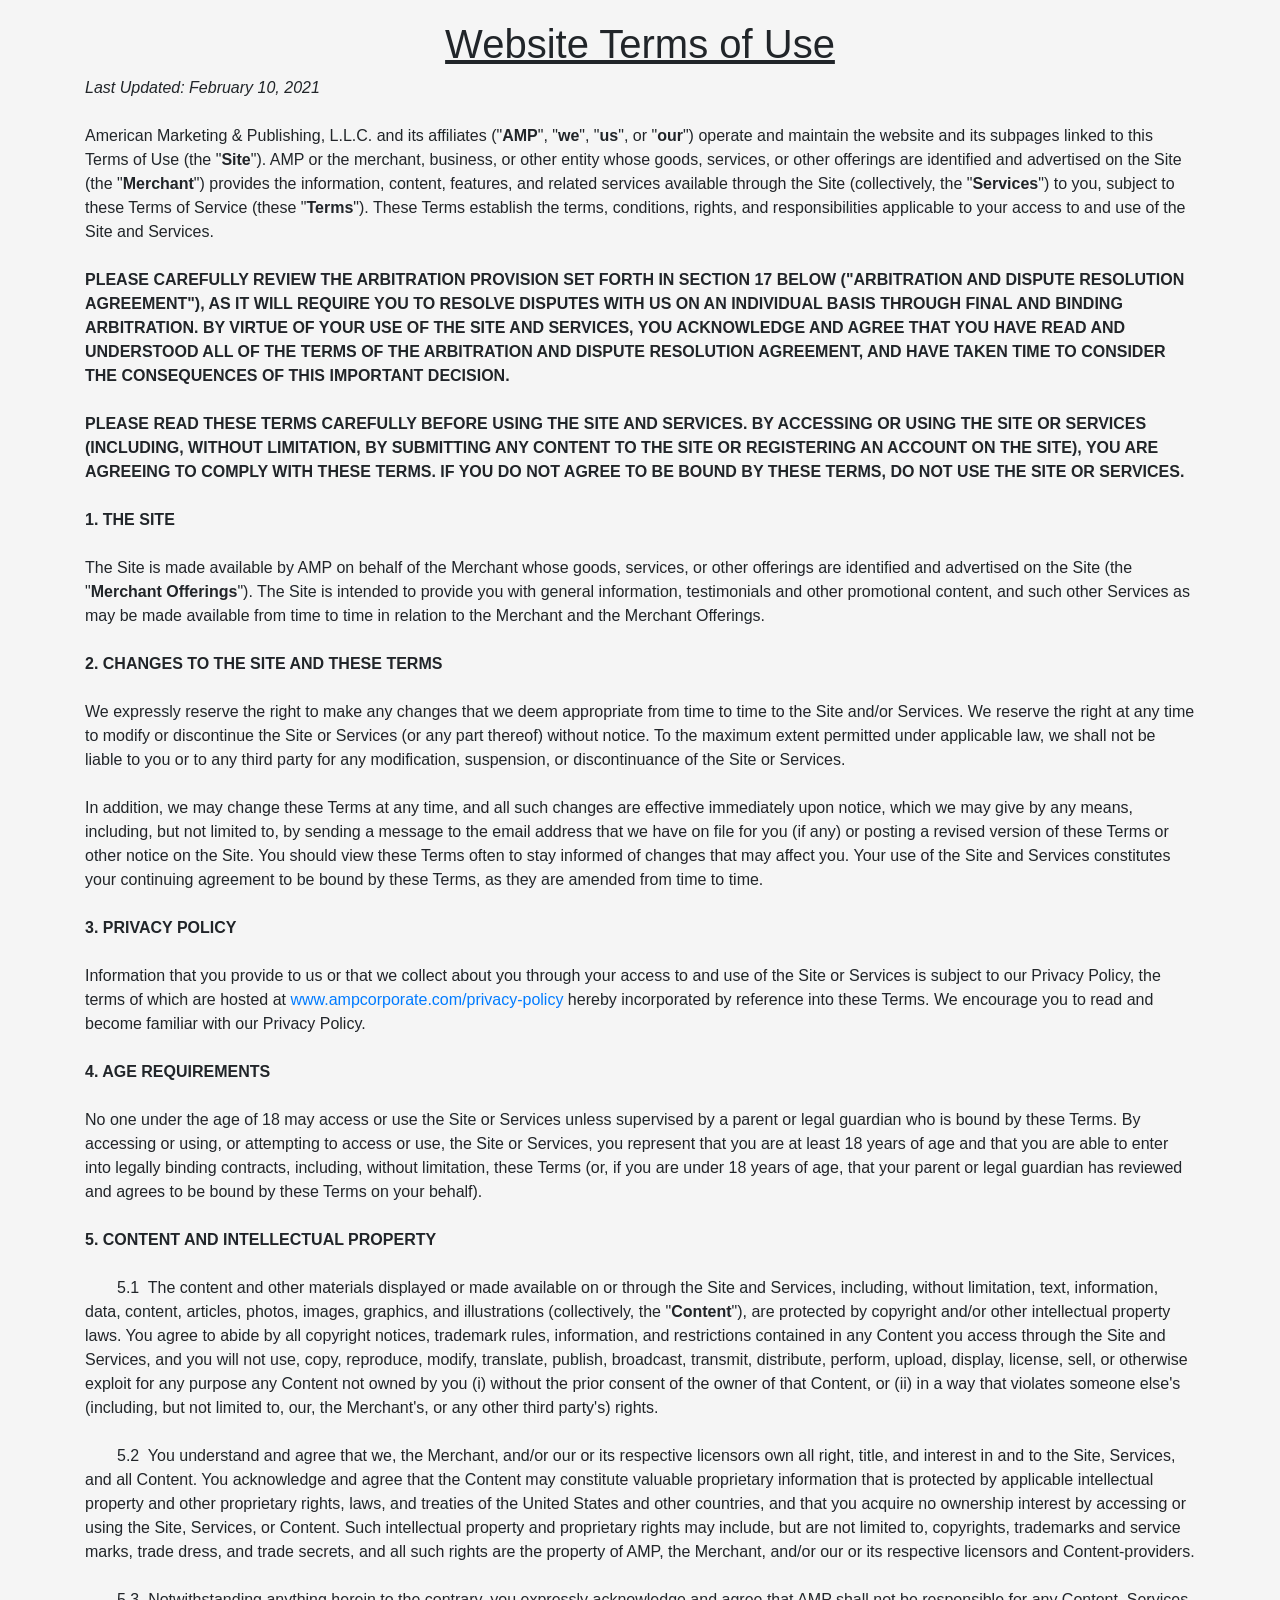
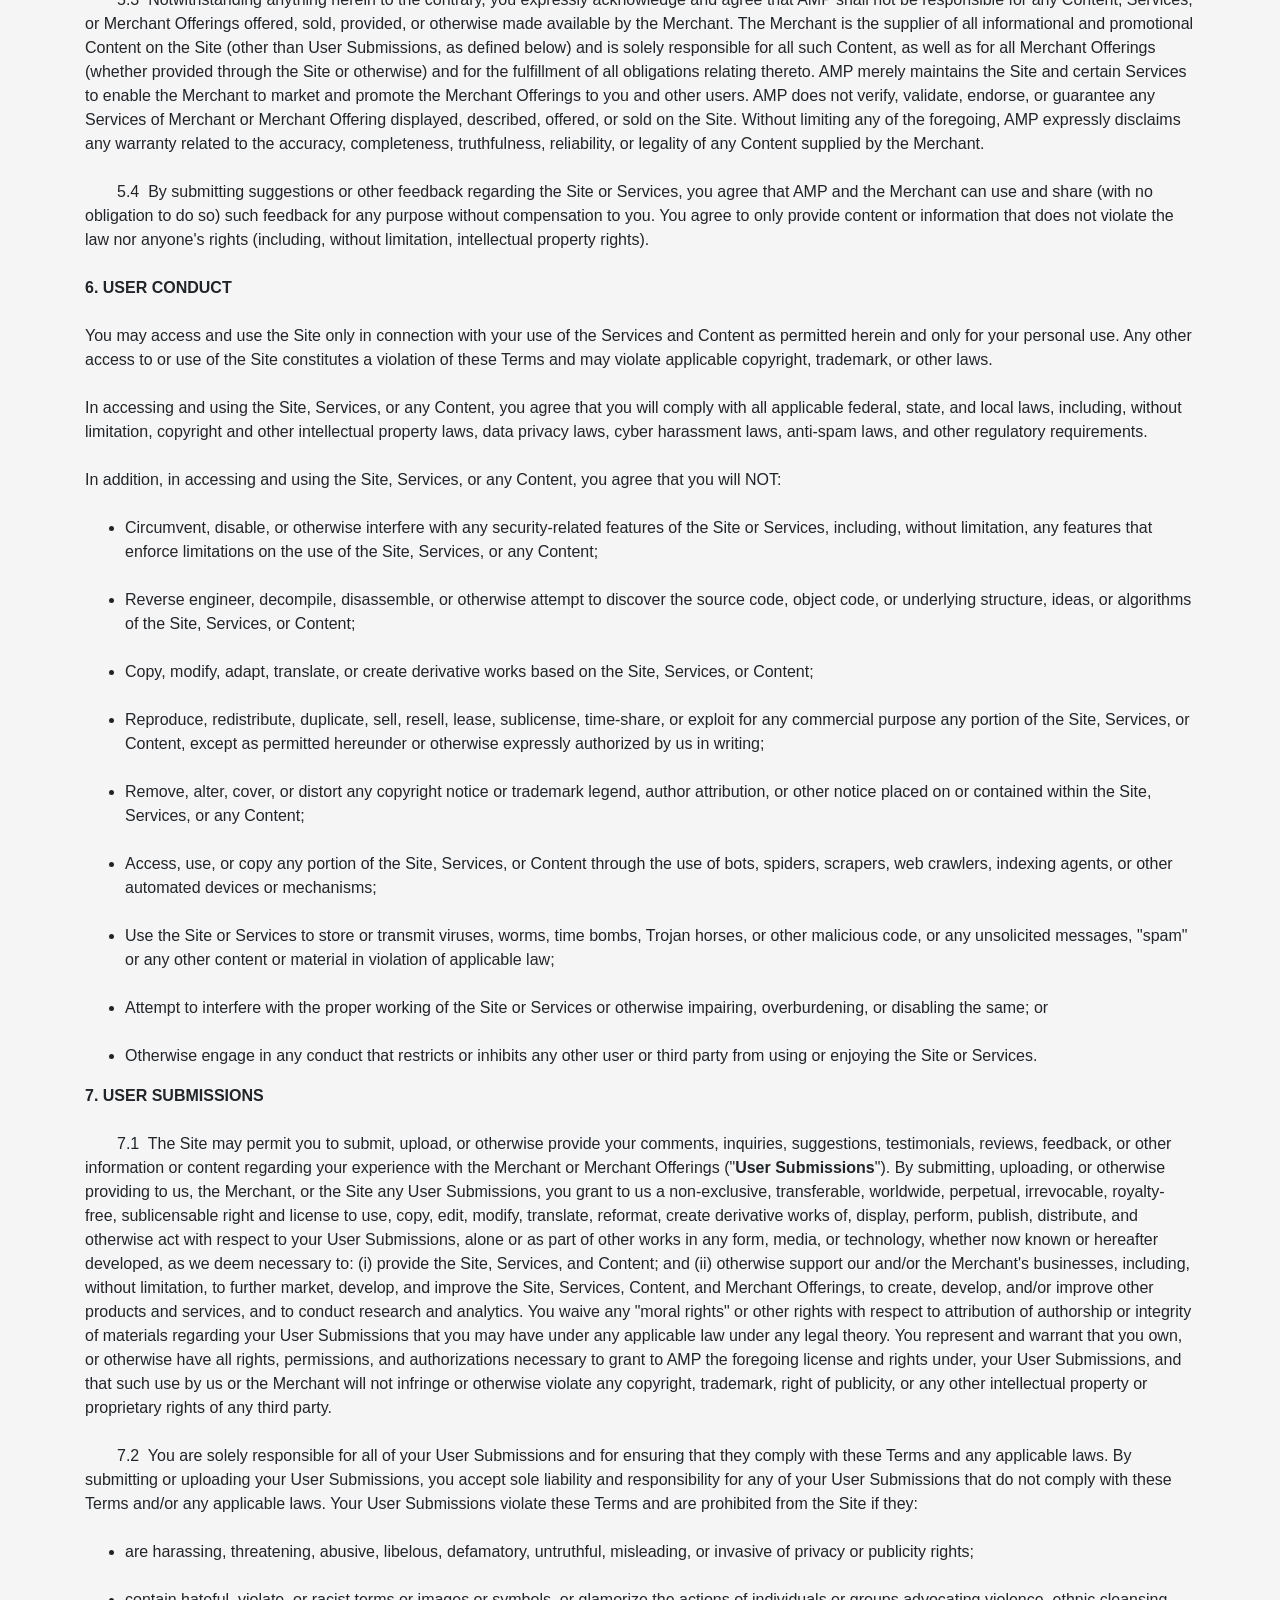
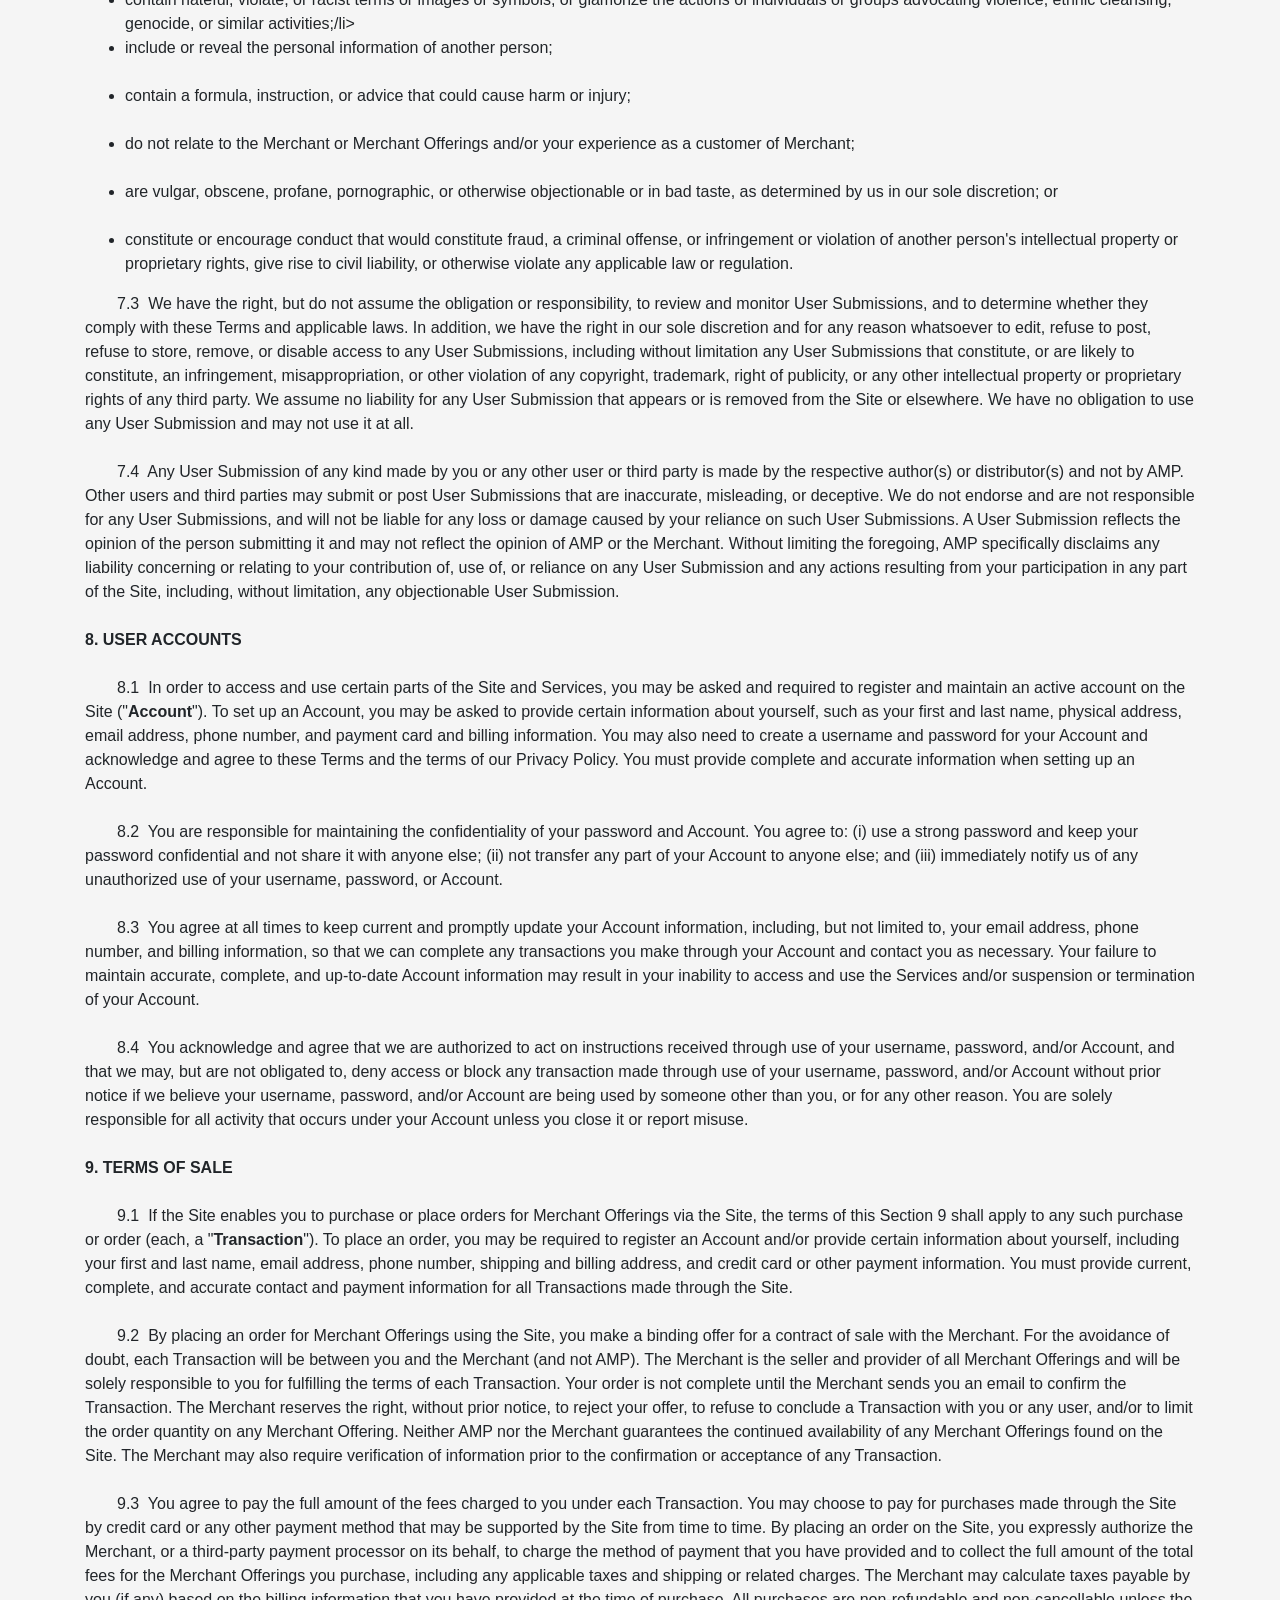
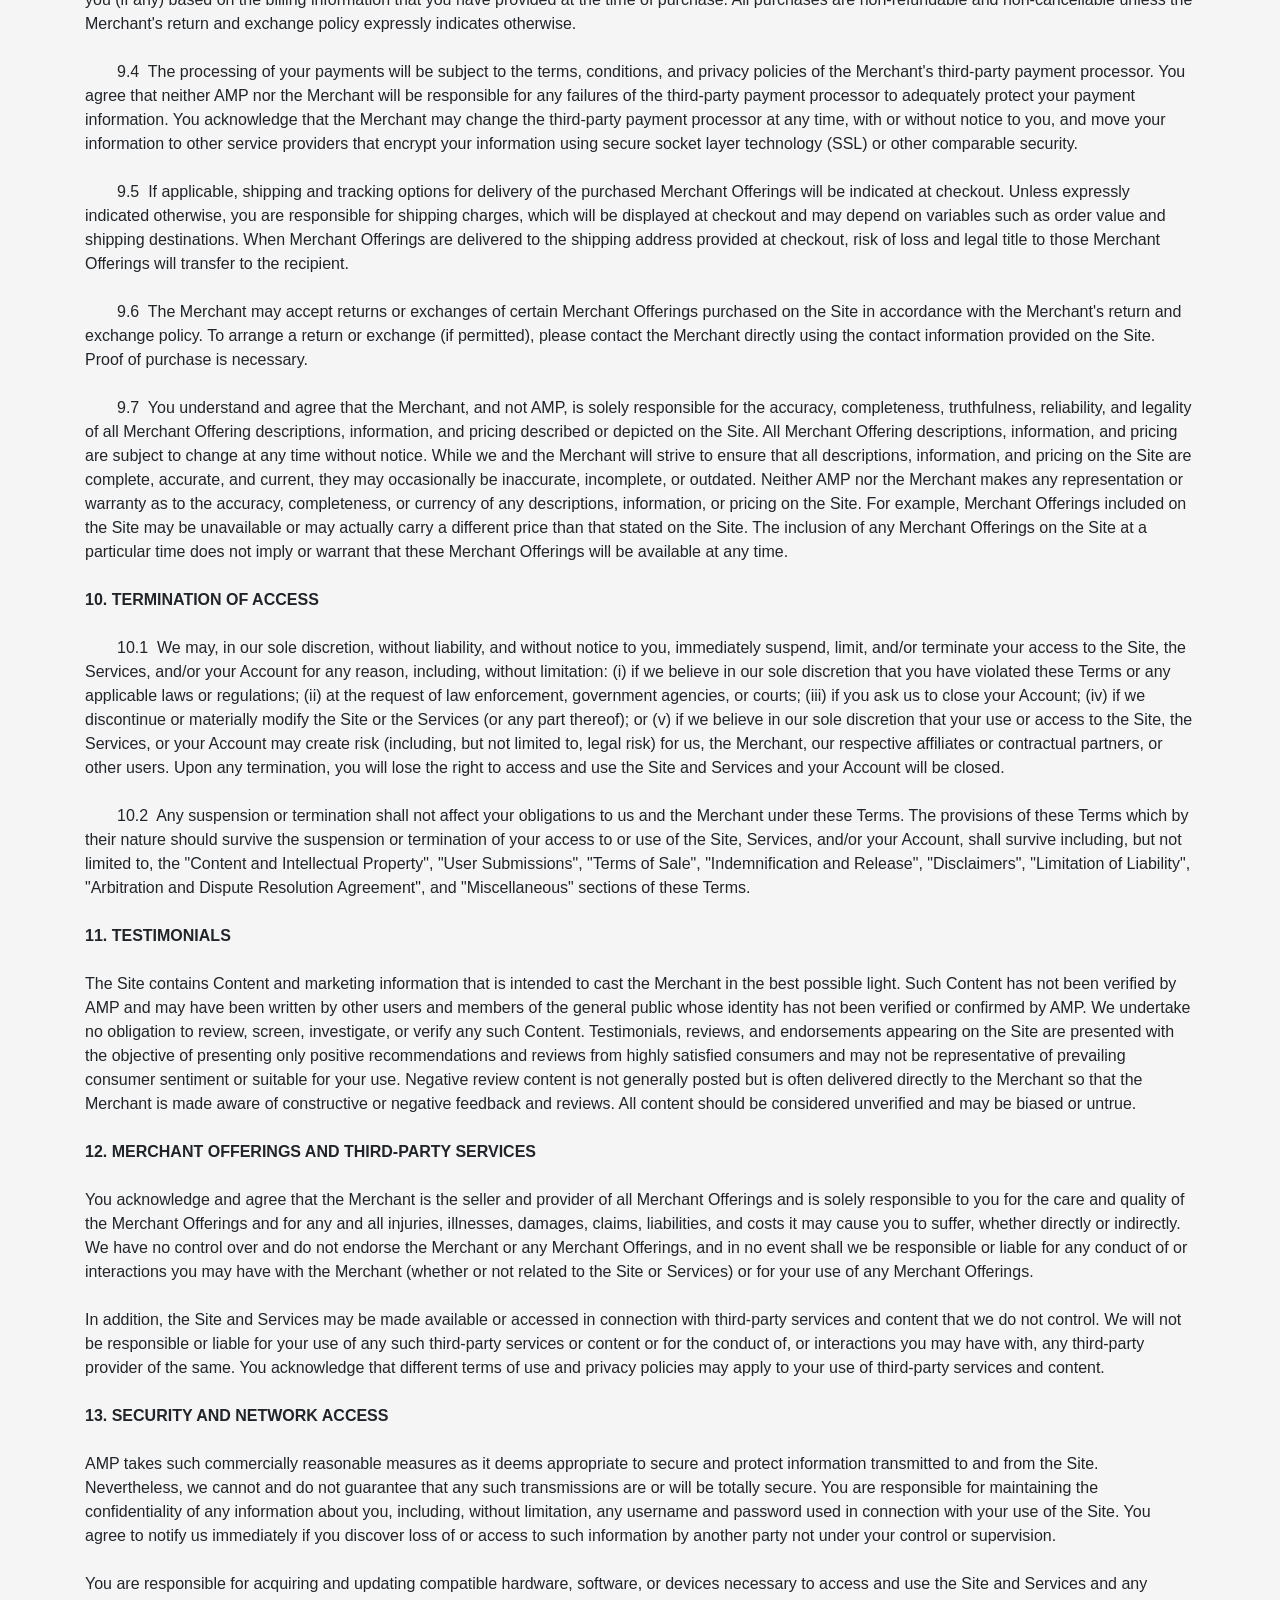
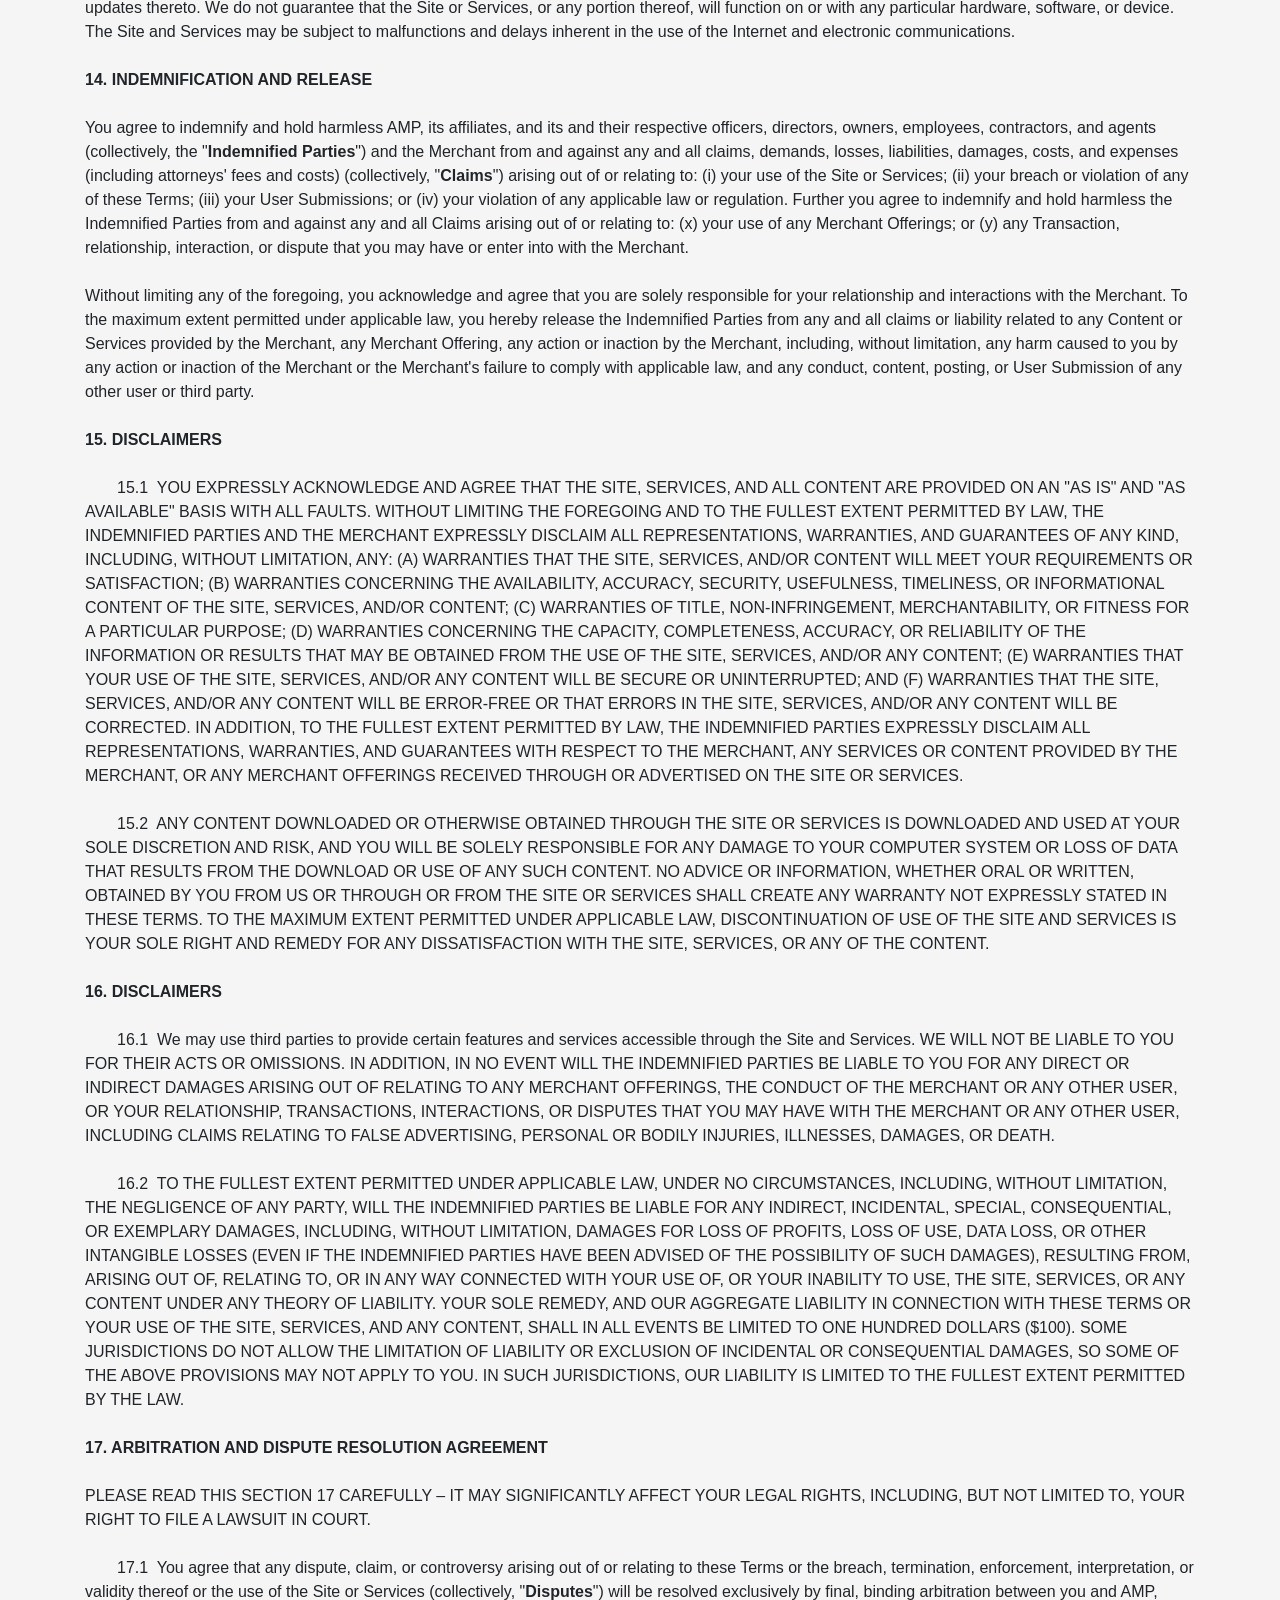
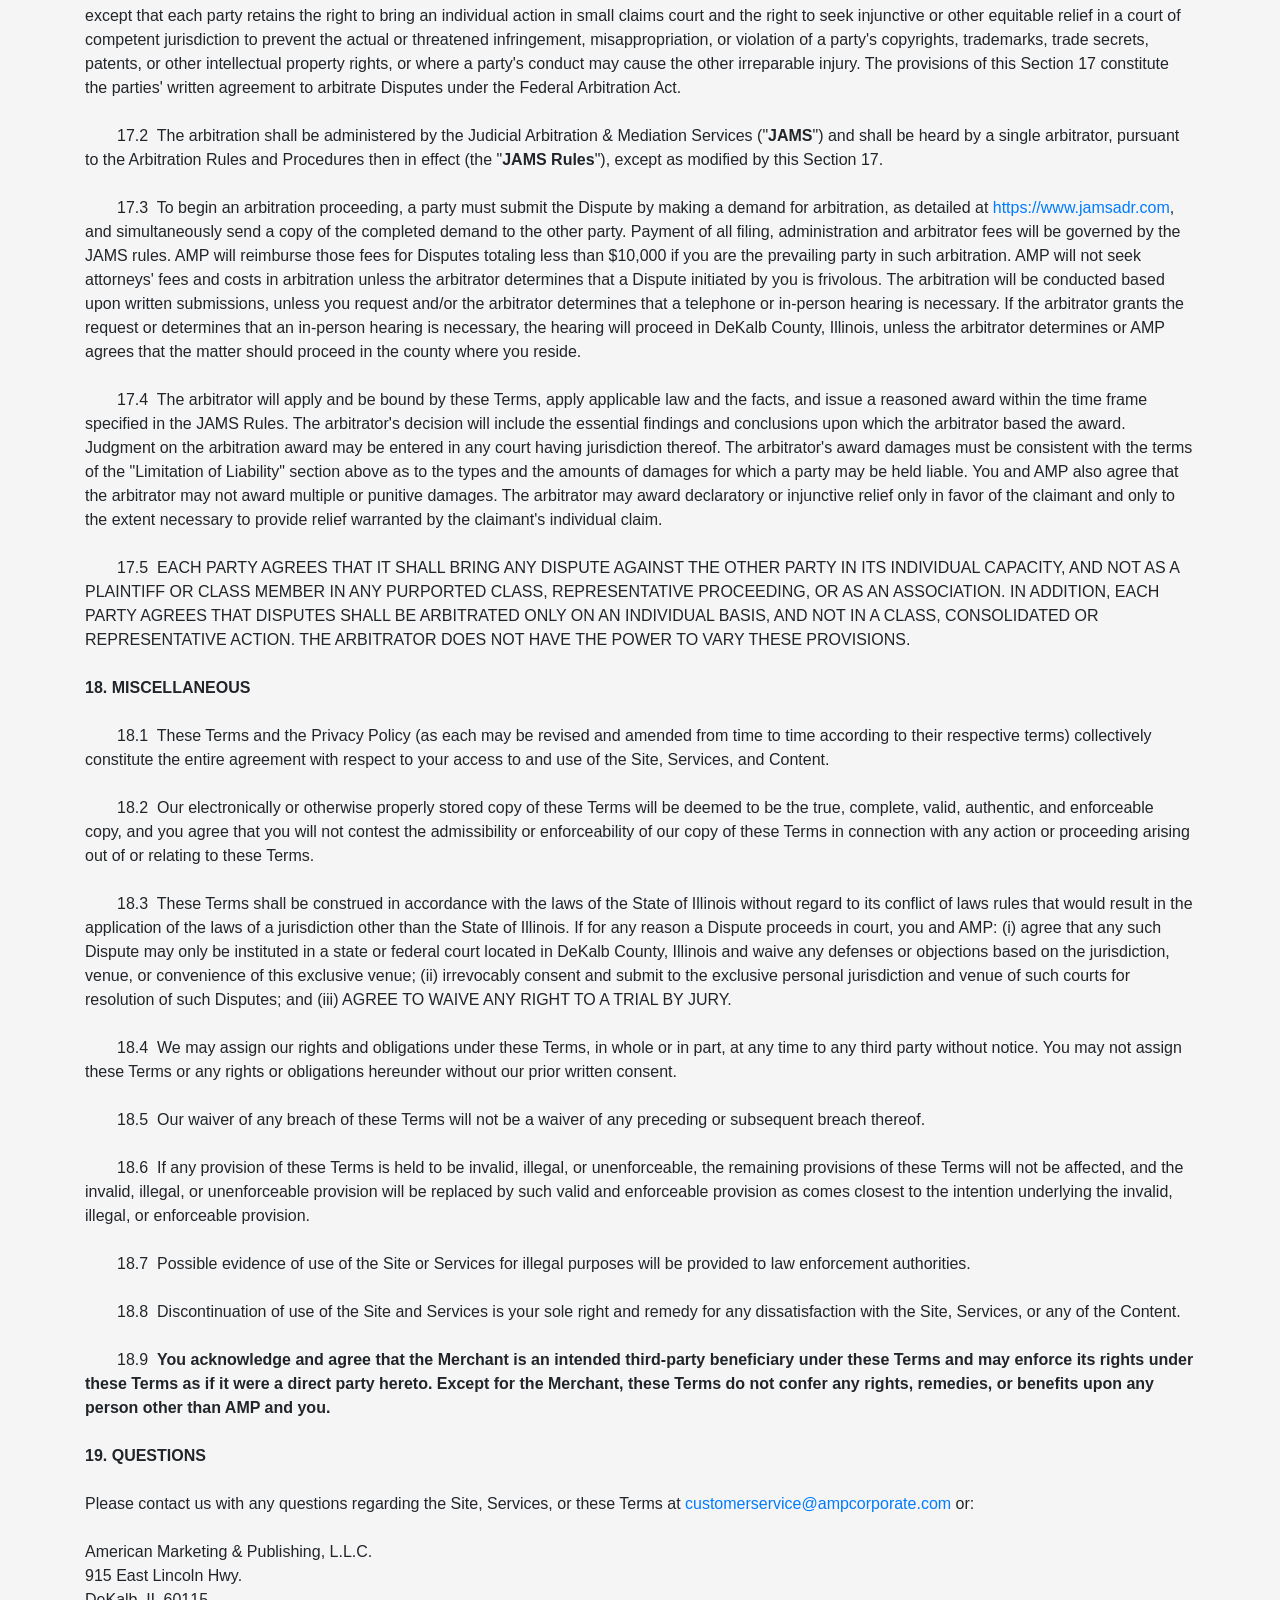
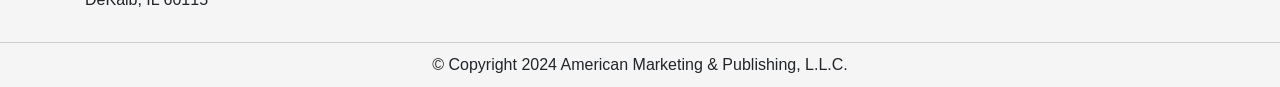
<file: Home/TermsOfUse.html>
<!DOCTYPE html>
<html lang="en">
<head>
<!-- Google tag (gtag.js) -->
<script async src="https://www.googletagmanager.com/gtag/js?id=G-V057042YFK"></script>
<script>
  window.dataLayer = window.dataLayer || [];
  function gtag(){dataLayer.push(arguments);}
  gtag('js', new Date());

  gtag('config', 'G-V057042YFK');
</script>

    <meta charset="utf-8"/>
    <meta name="viewport" content="width=device-width, initial-scale=1"/>
    <meta name="format-detection" content="telephone=no"/>
    <title>Website Terms of Use | Hungry Bear Cafe &amp; Catering</title>
    <meta name="description" content="Terms of Use governing your access to and use of the Hungry Bear - Cafe &amp; Catering website, its content, features and related online services."/>
    <meta name="robots" content="index, follow"/>
    <link rel="canonical" href="https://hungrybearbonduelwi.com/Home/TermsOfUse"/>
    <meta name="author" content="Hungry Bear - Cafe &amp; Catering"/>
    <meta name="geo.region" content="US-WI"/>
    <meta name="geo.placename" content="Bonduel, Wisconsin"/>
    <meta name="geo.position" content="44.740319;-88.447331"/>
    <meta name="ICBM" content="44.740319, -88.447331"/>
    <meta property="og:type" content="website"/>
    <meta property="og:locale" content="en_US"/>
    <meta property="og:site_name" content="Hungry Bear - Cafe &amp; Catering"/>
    <meta property="og:title" content="Website Terms of Use | Hungry Bear Cafe &amp; Catering"/>
    <meta property="og:description" content="Terms of Use governing your access to and use of the Hungry Bear - Cafe &amp; Catering website, its content, features and related online services."/>
    <meta property="og:url" content="https://hungrybearbonduelwi.com/Home/TermsOfUse"/>
    <meta property="og:image" content="https://hungrybearbonduelwi.com/OptimaMedia/images/P_5046/95399ef1-e257-4754-9bdc-2b12252afa7d.jpg"/>
    <meta property="og:image:alt" content="Hungry Bear - Cafe &amp; Catering in Bonduel, Wisconsin"/>
    <meta name="twitter:card" content="summary_large_image"/>
    <meta name="twitter:title" content="Website Terms of Use | Hungry Bear Cafe &amp; Catering"/>
    <meta name="twitter:description" content="Terms of Use governing your access to and use of the Hungry Bear - Cafe &amp; Catering website, its content, features and related online services."/>
    <meta name="twitter:image" content="https://hungrybearbonduelwi.com/OptimaMedia/images/P_5046/95399ef1-e257-4754-9bdc-2b12252afa7d.jpg"/>
    <link rel="icon" href="../favicon.ico" sizes="any"/>
    <link rel="icon" type="image/png" href="../favicon-32x32.png" sizes="32x32"/>
    <link rel="apple-touch-icon" href="../apple-touch-icon.png"/>
    <link rel="manifest" href="../site.webmanifest"/>
    <meta name="theme-color" content="#00339E"/>
    <link rel="preconnect" href="https://www.google.com"/>
    <link rel="dns-prefetch" href="https://www.google.com"/>
<link href="../bootstrap/4.1.2/css/bootstrap.min.css" type="text/css" rel="stylesheet"/>
    <style type="text/css">
    html 
    {
        min-height: 100%;
        width: 100%;
        margin: 0;
        position: relative;
        font-family: Arial, Helvetica, sans-serif;
        background-color: #f5f5f5;
        -webkit-text-size-adjust: 100%;
    }
    body 
    {
        margin: 0;
        width: 100%;
        font-family: Arial, Helvetica, sans-serif;
        background-color: #f5f5f5;
        display: inline-block;
    }  
    .cp
    {
        display: block;
    }
    h4
    {
        font-weight: bold;
        padding-bottom: 10px;
    }
    p
    {
        padding-bottom: 25px;
        font-size: 16px;
    }
    .last-content
    {
        padding-bottom: 75px;
    }
    #footer
    {
        padding-top: 10px;
        padding-bottom: 10px;
        position: absolute;
        bottom: 0;
        left: 0;
        right: 0;
        text-align: center;
        border-top: 1px solid #ccc;
        width: 100%;
    }
    </style>
</head>
<body>
    <div class="container">
        <h1 style="margin-top: 20px; text-align: center; text-decoration: underline;">Website Terms of Use</h1>
        <span style="font-style: italic">Last Updated: February 10, 2021</span>
        <br/><br/>
          American Marketing & Publishing, L.L.C. and its affiliates ("<strong>AMP</strong>", "<strong>we</strong>", "<strong>us</strong>", or "<strong>our</strong>") 
		  operate and maintain the website and its subpages linked to this Terms of Use (the "<strong>Site</strong>"). AMP 
		  or the merchant, business, or other entity whose goods, services, or other offerings are identified 
		  and advertised on the Site (the "<strong>Merchant</strong>") provides the information, content, features, and 
		  related services available through the Site (collectively, the "<strong>Services</strong>") to you, subject to these 
		  Terms of Service (these "<strong>Terms</strong>"). These Terms establish the terms, conditions, rights, and 
		  responsibilities applicable to your access to and use of the Site and Services.
          <br/><br/>
          <strong>
		  PLEASE CAREFULLY REVIEW THE ARBITRATION PROVISION SET FORTH IN 
		  SECTION 17 BELOW ("ARBITRATION AND DISPUTE RESOLUTION 
		  AGREEMENT"), AS IT WILL REQUIRE YOU TO RESOLVE DISPUTES WITH US ON 
		  AN INDIVIDUAL BASIS THROUGH FINAL AND BINDING ARBITRATION. BY 
		  VIRTUE OF YOUR USE OF THE SITE AND SERVICES, YOU ACKNOWLEDGE AND 
		  AGREE THAT YOU HAVE READ AND UNDERSTOOD ALL OF THE TERMS OF THE 
		  ARBITRATION AND DISPUTE RESOLUTION AGREEMENT, AND HAVE TAKEN 
		  TIME TO CONSIDER THE CONSEQUENCES OF THIS IMPORTANT DECISION.
		  </strong>
          <br/><br/>
          <strong>
		  PLEASE READ THESE TERMS CAREFULLY BEFORE USING THE SITE AND 
		  SERVICES. BY ACCESSING OR USING THE SITE OR SERVICES (INCLUDING, 
		  WITHOUT LIMITATION, BY SUBMITTING ANY CONTENT TO THE SITE OR 
		  REGISTERING AN ACCOUNT ON THE SITE), YOU ARE AGREEING TO COMPLY 
		  WITH THESE TERMS.  IF YOU DO NOT AGREE TO BE BOUND BY THESE TERMS, 
		  DO NOT USE THE SITE OR SERVICES.
		  </strong>
          <br/><br/>
		  <strong>1. THE SITE</strong>
		  <br/><br/>
		  The Site is made available by AMP on behalf of the Merchant whose goods, services, or other 
		  offerings are identified and advertised on the Site (the "<strong>Merchant Offerings</strong>"). The Site is 
		  intended to provide you with general information, testimonials and other promotional content, and 
		  such other Services as may be made available from time to time in relation to the Merchant and 
		  the Merchant Offerings.
          <br/><br/>
		  <strong>2. CHANGES TO THE SITE AND THESE TERMS</strong>
          <br/><br/>
		  We expressly reserve the right to make any changes that we deem appropriate from time to time 
		  to the Site and/or Services.  We reserve the right at any time to modify or discontinue the Site or 
		  Services (or any part thereof) without notice. To the maximum extent permitted under applicable 
		  law, we shall not be liable to you or to any third party for any modification, suspension, or 
		  discontinuance of the Site or Services.  
          <br/><br/>
          In addition, we may change these Terms at any time, and all such changes are effective 
		  immediately upon notice, which we may give by any means, including, but not limited to, by 
		  sending a message to the email address that we have on file for you (if any) or posting a revised version 
		  of these Terms or other notice on the Site. You should view these Terms often to stay 
		  informed of changes that may affect you. Your use of the Site and Services constitutes your 
		  continuing agreement to be bound by these Terms, as they are amended from time to time.
          <br/><br/>
          <strong>3. PRIVACY POLICY</strong>
		  <br/><br/>
		  Information that you provide to us or that we collect about you through your access to and use of 
		  the Site or Services is subject to our Privacy Policy, the terms of which are hosted at 
		  <a href="https://www.ampcorporate.com/privacy-policy/" target="_blank" rel="noopener noreferrer">www.ampcorporate.com/privacy-policy<a/> hereby incorporated by reference into these Terms. We 
		  encourage you to read and become familiar with our Privacy Policy.
          <br/><br/>
          <strong>4. AGE REQUIREMENTS</strong>
		  <br/><br/>
          No one under the age of 18 may access or use the Site or Services unless supervised by a parent or legal guardian who is bound by these Terms.  By accessing or using, or attempting to access or use, the Site or Services, you represent that you are at least 18 years of age and that you are able to enter into legally binding contracts, including, without limitation, these Terms (or, if you are under 18 years of age, that your parent or legal guardian has reviewed and agrees to be bound by these Terms on your behalf).
          <br/><br/>
          <strong>5. CONTENT AND INTELLECTUAL PROPERTY</strong>
		  <br/><br/>
		  <div style="text-indent: 2em;">5.1&nbsp;&nbsp;The content and other materials displayed or made available on or through the Site and Services, including, without limitation, text, information, data, content, articles, photos, images, graphics, and illustrations (collectively, the "<strong>Content</strong>"), are protected by copyright and/or other intellectual property laws.  You agree to abide by all copyright notices, trademark rules, information, and restrictions contained in any Content you access through the Site and Services, and you will not use, copy, reproduce, modify, translate, publish, broadcast, transmit, distribute, perform, upload, display, license, sell, or otherwise exploit for any purpose any Content not owned by you (i) without the prior consent of the owner of that Content, or (ii) in a way that violates someone else's (including, but not limited to, our, the Merchant's, or any other third party's) rights.</div>
		  <br/>
		  <div style="text-indent: 2em;">5.2&nbsp;&nbsp;You understand and agree that we, the Merchant, and/or our or its respective licensors own all right, title, and interest in and to the Site, Services, and all Content.  You acknowledge and agree that the Content may constitute valuable proprietary information that is protected by applicable intellectual property and other proprietary rights, laws, and treaties of the United States and other countries, and that you acquire no ownership interest by accessing or using the Site, Services, or Content.  Such intellectual property and proprietary rights may include, but are not limited to, copyrights, trademarks and service marks, trade dress, and trade secrets, and all such rights are the property of AMP, the Merchant, and/or our or its respective licensors and Content-providers.</div>
		  <br/>
		  <div style="text-indent: 2em;">5.3&nbsp;&nbsp;Notwithstanding anything herein to the contrary, you expressly acknowledge and agree that AMP shall not be responsible for any Content, Services, or Merchant Offerings offered, sold, provided, or otherwise made available by the Merchant.  The Merchant is the supplier of all informational and promotional Content on the Site (other than User Submissions, as defined below) and is solely responsible for all such Content, as well as for all Merchant Offerings (whether provided through the Site or otherwise) and for the fulfillment of all obligations relating thereto. AMP merely maintains the Site and certain Services to enable the Merchant to market and promote the Merchant Offerings to you and other users. AMP does not verify, validate, endorse, or guarantee any Services of Merchant or Merchant Offering displayed, described, offered, or sold on the Site.  Without limiting any of the foregoing, AMP expressly disclaims any warranty related to the accuracy, completeness, truthfulness, reliability, or legality of any Content supplied by the Merchant.</div>
		  <br/>
		  <div style="text-indent: 2em;">5.4&nbsp;&nbsp;By submitting suggestions or other feedback regarding the Site or Services, you agree that AMP and the Merchant can use and share (with no obligation to do so) such feedback for any purpose without compensation to you.  You agree to only provide content or information that does not violate the law nor anyone's rights (including, without limitation, intellectual property rights).</div>
          <br/>
          <strong>6. USER CONDUCT</strong>
		  <br/><br/>
          You may access and use the Site only in connection with your use of the Services and Content as permitted herein and only for your personal use.  Any other access to or use of the Site constitutes a violation of these Terms and may violate applicable copyright, trademark, or other laws.
		  <br/><br/>
          In accessing and using the Site, Services, or any Content, you agree that you will comply with all applicable federal, state, and local laws, including, without limitation, copyright and other intellectual property laws, data privacy laws, cyber harassment laws, anti-spam laws, and other regulatory requirements.
		  <br/><br/>
		  In addition, in accessing and using the Site, Services, or any Content, you agree that you will NOT:
		  <ul>
		    <br/>
		    <li>Circumvent, disable, or otherwise interfere with any security-related features of the Site or Services, including, without limitation, any features that enforce limitations on the use of the Site, Services, or any Content;</li>
			<br/>
		    <li>Reverse engineer, decompile, disassemble, or otherwise attempt to discover the source code, object code, or underlying structure, ideas, or algorithms of the Site, Services, or Content;</li>
			<br/>
		    <li>Copy, modify, adapt, translate, or create derivative works based on the Site, Services, or Content;</li>
			<br/>
		    <li>Reproduce, redistribute, duplicate, sell, resell, lease, sublicense, time-share, or exploit for any commercial purpose any portion of the Site, Services, or Content, except as permitted hereunder or otherwise expressly authorized by us in writing;</li>
			<br/>
		    <li>Remove, alter, cover, or distort any copyright notice or trademark legend, author attribution, or other notice placed on or contained within the Site, Services, or any Content;</li>
			<br/>
		    <li>Access, use, or copy any portion of the Site, Services, or Content through the use of bots, spiders, scrapers, web crawlers, indexing agents, or other automated devices or mechanisms;</li>
			<br/>
		    <li>Use the Site or Services to store or transmit viruses, worms, time bombs, Trojan horses, or other malicious code, or any unsolicited messages, "spam" or any other content or material in violation of applicable law;</li>
			<br/>
		    <li>Attempt to interfere with the proper working of the Site or Services or otherwise impairing, overburdening, or disabling the same; or</li>
			<br/>
		    <li>Otherwise engage in any conduct that restricts or inhibits any other user or third party from using or enjoying the Site or Services.</li>
		  </ul>
          <strong>7. USER SUBMISSIONS</strong>
          <br/><br/>
		  <div style="text-indent: 2em;">7.1&nbsp;&nbsp;The Site may permit you to submit, upload, or otherwise provide your comments, inquiries, suggestions, testimonials, reviews, feedback, or other information or content regarding your experience with the Merchant or Merchant Offerings ("<strong>User Submissions</strong>"). By submitting, uploading, or otherwise providing to us, the Merchant, or the Site any User Submissions, you grant to us a non-exclusive, transferable, worldwide, perpetual, irrevocable, royalty-free, sublicensable right and license to use, copy, edit, modify, translate, reformat, create derivative works of, display, perform, publish, distribute, and otherwise act with respect to your User Submissions, alone or as part of other works in any form, media, or technology, whether now known or hereafter developed, as we deem necessary to: (i) provide the Site, Services, and Content; and (ii) otherwise support our and/or the Merchant's businesses, including, without limitation, to further market, develop, and improve the Site, Services, Content, and Merchant Offerings, to create, develop, and/or improve other products and services, and to conduct research and analytics. You waive any "moral rights" or other rights with respect to attribution of authorship or integrity of materials regarding your User Submissions that you may have under any applicable law under any legal theory. You represent and warrant that you own, or otherwise have all rights, permissions, and authorizations necessary to grant to AMP the foregoing license and rights under, your User Submissions, and that such use by us or the Merchant will not infringe or otherwise violate any copyright, trademark, right of publicity, or any other intellectual property or proprietary rights of any third party.</div>
          <br/>
		  <div style="text-indent: 2em;">7.2&nbsp;&nbsp;You are solely responsible for all of your User Submissions and for ensuring that they comply with these Terms and any applicable laws. By submitting or uploading your User Submissions, you accept sole liability and responsibility for any of your User Submissions that do not comply with these Terms and/or any applicable laws. Your User Submissions violate these Terms and are prohibited from the Site if they:</div>
		  <ul>
		    <br/>
		    <li>are harassing, threatening, abusive, libelous, defamatory, untruthful, misleading, or invasive of privacy or publicity rights;</li>
		    <br/>
		    <li>contain hateful, violate, or racist terms or images or symbols, or glamorize the actions of individuals or groups advocating violence, ethnic cleansing, genocide, or similar activities;/li&gt;
		    <br/>
		    <li>include or reveal the personal information of another person;</li>
		    <br/>
		    <li>contain a formula, instruction, or advice that could cause harm or injury;</li>
		    <br/>
		    <li>do not relate to the Merchant or Merchant Offerings and/or your experience as a customer of Merchant;</li>
		    <br/>
		    <li>are vulgar, obscene, profane, pornographic, or otherwise objectionable or in bad taste, as determined by us in our sole discretion; or</li>
		    <br/>
		    <li>constitute or encourage conduct that would constitute fraud, a criminal offense, or infringement or violation of another person's intellectual property or proprietary rights, give rise to civil liability, or otherwise violate any applicable law or regulation.</li>
          </ul>
		  <div style="text-indent: 2em;">7.3&nbsp;&nbsp;We have the right, but do not assume the obligation or responsibility, to review and monitor User Submissions, and to determine whether they comply with these Terms and applicable laws. In addition, we have the right in our sole discretion and for any reason whatsoever to edit, refuse to post, refuse to store, remove, or disable access to any User Submissions, including without limitation any User Submissions that constitute, or are likely to constitute, an infringement, misappropriation, or other violation of any copyright, trademark, right of publicity, or any other intellectual property or proprietary rights of any third party. We assume no liability for any User Submission that appears or is removed from the Site or elsewhere. We have no obligation to use any User Submission and may not use it at all.</div>
          <br/>
		  <div style="text-indent: 2em;">7.4&nbsp;&nbsp;Any User Submission of any kind made by you or any other user or third party is made by the respective author(s) or distributor(s) and not by AMP. Other users and third parties may submit or post User Submissions that are inaccurate, misleading, or deceptive. We do not endorse and are not responsible for any User Submissions, and will not be liable for any loss or damage caused by your reliance on such User Submissions. A User Submission reflects the opinion of the person submitting it and may not reflect the opinion of AMP or the Merchant. Without limiting the foregoing, AMP specifically disclaims any liability concerning or relating to your contribution of, use of, or reliance on any User Submission and any actions resulting from your participation in any part of the Site, including, without limitation, any objectionable User Submission.</div>
		  <br/>
          <strong>8. USER ACCOUNTS</strong>
          <br/><br/>
		  <div style="text-indent: 2em;">8.1&nbsp;&nbsp;In order to access and use certain parts of the Site and Services, you may be asked and required to register and maintain an active account on the Site ("<strong>Account</strong>").  To set up an Account, you may be asked to provide certain information about yourself, such as your first and last name, physical address, email address, phone number, and payment card and billing information. You may also need to create a username and password for your Account and acknowledge and agree to these Terms and the terms of our Privacy Policy.  You must provide complete and accurate information when setting up an Account.</div>
          <br/>
		  <div style="text-indent: 2em;">8.2&nbsp;&nbsp;You are responsible for maintaining the confidentiality of your password and Account.  You agree to: (i) use a strong password and keep your password confidential and not share it with anyone else; (ii) not transfer any part of your Account to anyone else; and (iii) immediately notify us of any unauthorized use of your username, password, or Account.</div>
          <br/>
		  <div style="text-indent: 2em;">8.3&nbsp;&nbsp;You agree at all times to keep current and promptly update your Account information, including, but not limited to, your email address, phone number, and billing information, so that we can complete any transactions you make through your Account and contact you as necessary. Your failure to maintain accurate, complete, and up-to-date Account information may result in your inability to access and use the Services and/or suspension or termination of your Account.</div>
          <br/>
		  <div style="text-indent: 2em;">8.4&nbsp;&nbsp;You acknowledge and agree that we are authorized to act on instructions received through use of your username, password, and/or Account, and that we may, but are not obligated to, deny access or block any transaction made through use of your username, password, and/or Account without prior notice if we believe your username, password, and/or Account are being used by someone other than you, or for any other reason. You are solely responsible for all activity that occurs under your Account unless you close it or report misuse.</div>
          <br/>
          <strong>9. TERMS OF SALE</strong>
          <br/><br/>
		  <div style="text-indent: 2em;">9.1&nbsp;&nbsp;If the Site enables you to purchase or place orders for Merchant Offerings via the Site, the terms of this Section 9 shall apply to any such purchase or order (each, a "<strong>Transaction</strong>"). To place an order, you may be required to register an Account and/or provide certain information about yourself, including your first and last name, email address, phone number, shipping and billing address, and credit card or other payment information. You must provide current, complete, and accurate contact and payment information for all Transactions made through the Site.</div>
          <br/>
		  <div style="text-indent: 2em;">9.2&nbsp;&nbsp;By placing an order for Merchant Offerings using the Site, you make a binding offer for a contract of sale with the Merchant. For the avoidance of doubt, each Transaction will be between you and the Merchant (and not AMP). The Merchant is the seller and provider of all Merchant Offerings and will be solely responsible to you for fulfilling the terms of each Transaction. Your order is not complete until the Merchant sends you an email to confirm the Transaction. The Merchant reserves the right, without prior notice, to reject your offer, to refuse to conclude a Transaction with you or any user, and/or to limit the order quantity on any Merchant Offering.  Neither AMP nor the Merchant guarantees the continued availability of any Merchant Offerings found on the Site. The Merchant may also require verification of information prior to the confirmation or acceptance of any Transaction.</div>
          <br/>
		  <div style="text-indent: 2em;">9.3&nbsp;&nbsp;You agree to pay the full amount of the fees charged to you under each Transaction. You may choose to pay for purchases made through the Site by credit card or any other payment method that may be supported by the Site from time to time. By placing an order on the Site, you expressly authorize the Merchant, or a third-party payment processor on its behalf, to charge the method of payment that you have provided and to collect the full amount of the total fees for the Merchant Offerings you purchase, including any applicable taxes and shipping or related charges. The Merchant may calculate taxes payable by you (if any) based on the billing information that you have provided at the time of purchase. All purchases are non-refundable and non-cancellable unless the Merchant's return and exchange policy expressly indicates otherwise.</div>
          <br/>
		  <div style="text-indent: 2em;">9.4&nbsp;&nbsp;The processing of your payments will be subject to the terms, conditions, and privacy policies of the Merchant's third-party payment processor.  You agree that neither AMP nor the Merchant will be responsible for any failures of the third-party payment processor to adequately protect your payment information.  You acknowledge that the Merchant may change the third-party payment processor at any time, with or without notice to you, and move your information to other service providers that encrypt your information using secure socket layer technology (SSL) or other comparable security.</div>
          <br/>
		  <div style="text-indent: 2em;">9.5&nbsp;&nbsp;If applicable, shipping and tracking options for delivery of the purchased Merchant Offerings will be indicated at checkout. Unless expressly indicated otherwise, you are responsible for shipping charges, which will be displayed at checkout and may depend on variables such as order value and shipping destinations. When Merchant Offerings are delivered to the shipping address provided at checkout, risk of loss and legal title to those Merchant Offerings will transfer to the recipient.</div>
          <br/>
		  <div style="text-indent: 2em;">9.6&nbsp;&nbsp;The Merchant may accept returns or exchanges of certain Merchant Offerings purchased on the Site in accordance with the Merchant's return and exchange policy. To arrange a return or exchange (if permitted), please contact the Merchant directly using the contact information provided on the Site. Proof of purchase is necessary.</div>
          <br/>
		  <div style="text-indent: 2em;">9.7&nbsp;&nbsp;You understand and agree that the Merchant, and not AMP, is solely responsible for the accuracy, completeness, truthfulness, reliability, and legality of all Merchant Offering descriptions, information, and pricing described or depicted on the Site. All Merchant Offering descriptions, information, and pricing are subject to change at any time without notice. While we and the Merchant will strive to ensure that all descriptions, information, and pricing on the Site are complete, accurate, and current, they may occasionally be inaccurate, incomplete, or outdated. Neither AMP nor the Merchant makes any representation or warranty as to the accuracy, completeness, or currency of any descriptions, information, or pricing on the Site. For example, Merchant Offerings included on the Site may be unavailable or may actually carry a different price than that stated on the Site. The inclusion of any Merchant Offerings on the Site at a particular time does not imply or warrant that these Merchant Offerings will be available at any time.</div>
          <br/>
          <strong>10. TERMINATION OF ACCESS</strong>
          <br/><br/>
		  <div style="text-indent: 2em;">10.1&nbsp;&nbsp;We may, in our sole discretion, without liability, and without notice to you, immediately suspend, limit, and/or terminate your access to the Site, the Services, and/or your Account for any reason, including, without limitation: (i) if we believe in our sole discretion that you have violated these Terms or any applicable laws or regulations; (ii) at the request of law enforcement, government agencies, or courts; (iii) if you ask us to close your Account; (iv) if we discontinue or materially modify the Site or the Services (or any part thereof); or (v) if we believe in our sole discretion that your use or access to the Site, the Services, or your Account may create risk (including, but not limited to, legal risk) for us, the Merchant, our respective affiliates or contractual partners, or other users. Upon any termination, you will lose the right to access and use the Site and Services and your Account will be closed.</div>
          <br/>
		  <div style="text-indent: 2em;">10.2&nbsp;&nbsp;Any suspension or termination shall not affect your obligations to us and the Merchant under these Terms. The provisions of these Terms which by their nature should survive the suspension or termination of your access to or use of the Site, Services, and/or your Account, shall survive including, but not limited to, the "Content and Intellectual Property", "User Submissions", "Terms of Sale", "Indemnification and Release", "Disclaimers", "Limitation of Liability", "Arbitration and Dispute Resolution Agreement", and "Miscellaneous" sections of these Terms.</div>
          <br/>
          <strong>11. TESTIMONIALS</strong>
          <br/><br/>
		  The Site contains Content and marketing information that is intended to cast the Merchant in the best possible light. Such Content has not been verified by AMP and may have been written by other users and members of the general public whose identity has not been verified or confirmed by AMP. We undertake no obligation to review, screen, investigate, or verify any such Content. Testimonials, reviews, and endorsements appearing on the Site are presented with the objective of presenting only positive recommendations and reviews from highly satisfied consumers and may not be representative of prevailing consumer sentiment or suitable for your use. Negative review content is not generally posted but is often delivered directly to the Merchant so that the Merchant is made aware of constructive or negative feedback and reviews. All content should be considered unverified and may be biased or untrue.
		  <br/><br/>
          <strong>12. MERCHANT OFFERINGS AND THIRD-PARTY SERVICES</strong>
          <br/><br/>
		  You acknowledge and agree that the Merchant is the seller and provider of all Merchant Offerings and is solely responsible to you for the care and quality of the Merchant Offerings and for any and all injuries, illnesses, damages, claims, liabilities, and costs it may cause you to suffer, whether directly or indirectly. We have no control over and do not endorse the Merchant or any Merchant Offerings, and in no event shall we be responsible or liable for any conduct of or interactions you may have with the Merchant (whether or not related to the Site or Services) or for your use of any Merchant Offerings.
		  <br/><br/>
		  In addition, the Site and Services may be made available or accessed in connection with third-party services and content that we do not control. We will not be responsible or liable for your use of any such third-party services or content or for the conduct of, or interactions you may have with, any third-party provider of the same. You acknowledge that different terms of use and privacy policies may apply to your use of third-party services and content.
		  <br/><br/>	  
          <strong>13. SECURITY AND NETWORK ACCESS</strong>
		  <br/><br/>
		  AMP takes such commercially reasonable measures as it deems appropriate to secure and protect information transmitted to and from the Site. Nevertheless, we cannot and do not guarantee that any such transmissions are or will be totally secure.  You are responsible for maintaining the confidentiality of any information about you, including, without limitation, any username and password used in connection with your use of the Site.  You agree to notify us immediately if you discover loss of or access to such information by another party not under your control or supervision.
		  <br/><br/>
          You are responsible for acquiring and updating compatible hardware, software, or devices necessary to access and use the Site and Services and any updates thereto. We do not guarantee that the Site or Services, or any portion thereof, will function on or with any particular hardware, software, or device. The Site and Services may be subject to malfunctions and delays inherent in the use of the Internet and electronic communications.
          <br/><br/>
          <strong>14. INDEMNIFICATION AND RELEASE</strong>
		  <br/><br/>
          You agree to indemnify and hold harmless AMP, its affiliates, and its and their respective officers, directors, owners, employees, contractors, and agents (collectively, the "<strong>Indemnified Parties</strong>") and the Merchant from and against any and all claims, demands, losses, liabilities, damages, costs, and expenses (including attorneys' fees and costs) (collectively, "<strong>Claims</strong>") arising out of or relating to: (i) your use of the Site or Services; (ii) your breach or violation of any of these Terms; (iii) your User Submissions; or (iv) your violation of any applicable law or regulation. Further you agree to indemnify and hold harmless the Indemnified Parties from and against any and all Claims arising out of or relating to: (x) your use of any Merchant Offerings; or (y) any Transaction, relationship, interaction, or dispute that you may have or enter into with the Merchant.
		  <br/><br/>
          Without limiting any of the foregoing, you acknowledge and agree that you are solely responsible for your relationship and interactions with the Merchant. To the maximum extent permitted under applicable law, you hereby release the Indemnified Parties from any and all claims or liability related to any Content or Services provided by the Merchant, any Merchant Offering, any action or inaction by the Merchant, including, without limitation, any harm caused to you by any action or inaction of the Merchant or the Merchant's failure to comply with applicable law, and any conduct, content, posting, or User Submission of any other user or third party.
          <br/><br/>
          <strong>15. DISCLAIMERS</strong>
          <br/><br/>
		  <div style="text-indent: 2em;">15.1&nbsp;&nbsp;YOU EXPRESSLY ACKNOWLEDGE AND AGREE THAT THE SITE, SERVICES, AND ALL CONTENT ARE PROVIDED ON AN "AS IS" AND "AS AVAILABLE" BASIS WITH ALL FAULTS. WITHOUT LIMITING THE FOREGOING AND TO THE FULLEST EXTENT PERMITTED BY LAW, THE INDEMNIFIED PARTIES AND THE MERCHANT EXPRESSLY DISCLAIM ALL REPRESENTATIONS, WARRANTIES, AND GUARANTEES OF ANY KIND, INCLUDING, WITHOUT LIMITATION, ANY: (A) WARRANTIES THAT THE SITE, SERVICES, AND/OR CONTENT WILL MEET YOUR REQUIREMENTS OR SATISFACTION; (B) WARRANTIES CONCERNING THE AVAILABILITY, ACCURACY, SECURITY, USEFULNESS, TIMELINESS, OR INFORMATIONAL CONTENT OF THE SITE, SERVICES, AND/OR CONTENT; (C) WARRANTIES OF TITLE, NON-INFRINGEMENT, MERCHANTABILITY, OR FITNESS FOR A PARTICULAR PURPOSE; (D) WARRANTIES CONCERNING THE CAPACITY, COMPLETENESS, ACCURACY, OR RELIABILITY OF THE INFORMATION OR RESULTS THAT MAY BE OBTAINED FROM THE USE OF THE SITE, SERVICES, AND/OR ANY CONTENT; (E) WARRANTIES THAT YOUR USE OF THE SITE, SERVICES, AND/OR ANY CONTENT WILL BE SECURE OR UNINTERRUPTED; AND (F) WARRANTIES THAT THE SITE, SERVICES, AND/OR ANY CONTENT WILL BE ERROR-FREE OR THAT ERRORS IN THE SITE, SERVICES, AND/OR ANY CONTENT WILL BE CORRECTED. IN ADDITION, TO THE FULLEST EXTENT PERMITTED BY LAW, THE INDEMNIFIED PARTIES EXPRESSLY DISCLAIM ALL REPRESENTATIONS, WARRANTIES, AND GUARANTEES WITH RESPECT TO THE MERCHANT, ANY SERVICES OR CONTENT PROVIDED BY THE MERCHANT, OR ANY MERCHANT OFFERINGS RECEIVED THROUGH OR ADVERTISED ON THE SITE OR SERVICES.</div>
          <br/>
		  <div style="text-indent: 2em;">15.2&nbsp;&nbsp;ANY CONTENT DOWNLOADED OR OTHERWISE OBTAINED THROUGH THE SITE OR SERVICES IS DOWNLOADED AND USED AT YOUR SOLE DISCRETION AND RISK, AND YOU WILL BE SOLELY RESPONSIBLE FOR ANY DAMAGE TO YOUR COMPUTER SYSTEM OR LOSS OF DATA THAT RESULTS FROM THE DOWNLOAD OR USE OF ANY SUCH CONTENT. NO ADVICE OR INFORMATION, WHETHER ORAL OR WRITTEN, OBTAINED BY YOU FROM US OR THROUGH OR FROM THE SITE OR SERVICES SHALL CREATE ANY WARRANTY NOT EXPRESSLY STATED IN THESE TERMS. TO THE MAXIMUM EXTENT PERMITTED UNDER APPLICABLE LAW, DISCONTINUATION OF USE OF THE SITE AND SERVICES IS YOUR SOLE RIGHT AND REMEDY FOR ANY DISSATISFACTION WITH THE SITE, SERVICES, OR ANY OF THE CONTENT.</div>
          <br/>
          <strong>16. DISCLAIMERS</strong>
          <br/><br/>
		  <div style="text-indent: 2em;">16.1&nbsp;&nbsp;We may use third parties to provide certain features and services accessible through the Site and Services. WE WILL NOT BE LIABLE TO YOU FOR THEIR ACTS OR OMISSIONS. IN ADDITION, IN NO EVENT WILL THE INDEMNIFIED PARTIES BE LIABLE TO YOU FOR ANY DIRECT OR INDIRECT DAMAGES ARISING OUT OF RELATING TO ANY MERCHANT OFFERINGS, THE CONDUCT OF THE MERCHANT OR ANY OTHER USER, OR YOUR RELATIONSHIP, TRANSACTIONS, INTERACTIONS, OR DISPUTES THAT YOU MAY HAVE WITH THE MERCHANT OR ANY OTHER USER, INCLUDING CLAIMS RELATING TO FALSE ADVERTISING, PERSONAL OR BODILY INJURIES, ILLNESSES, DAMAGES, OR DEATH.</div>
          <br/>
		  <div style="text-indent: 2em;">16.2&nbsp;&nbsp;TO THE FULLEST EXTENT PERMITTED UNDER APPLICABLE LAW, UNDER NO CIRCUMSTANCES, INCLUDING, WITHOUT LIMITATION, THE NEGLIGENCE OF ANY PARTY, WILL THE INDEMNIFIED PARTIES BE LIABLE FOR ANY INDIRECT, INCIDENTAL, SPECIAL, CONSEQUENTIAL, OR EXEMPLARY DAMAGES, INCLUDING, WITHOUT LIMITATION, DAMAGES FOR LOSS OF PROFITS, LOSS OF USE, DATA LOSS, OR OTHER INTANGIBLE LOSSES (EVEN IF THE INDEMNIFIED PARTIES HAVE BEEN ADVISED OF THE POSSIBILITY OF SUCH DAMAGES), RESULTING FROM, ARISING OUT OF, RELATING TO, OR IN ANY WAY CONNECTED WITH YOUR USE OF, OR YOUR INABILITY TO USE, THE SITE, SERVICES, OR ANY CONTENT UNDER ANY THEORY OF LIABILITY.  YOUR SOLE REMEDY, AND OUR AGGREGATE LIABILITY IN CONNECTION WITH THESE TERMS OR YOUR USE OF THE SITE, SERVICES, AND ANY CONTENT, SHALL IN ALL EVENTS BE LIMITED TO ONE HUNDRED DOLLARS ($100). SOME JURISDICTIONS DO NOT ALLOW THE LIMITATION OF LIABILITY OR EXCLUSION OF INCIDENTAL OR CONSEQUENTIAL DAMAGES, SO SOME OF THE ABOVE PROVISIONS MAY NOT APPLY TO YOU.  IN SUCH JURISDICTIONS, OUR LIABILITY IS LIMITED TO THE FULLEST EXTENT PERMITTED BY THE LAW.</div>
          <br/>
          <strong>17. ARBITRATION AND DISPUTE RESOLUTION AGREEMENT</strong>
		  <br/><br/>
		  PLEASE READ THIS SECTION 17 CAREFULLY – IT MAY SIGNIFICANTLY AFFECT YOUR LEGAL RIGHTS, INCLUDING, BUT NOT LIMITED TO, YOUR RIGHT TO FILE A LAWSUIT IN COURT.
          <br/><br/>
		  <div style="text-indent: 2em;">17.1&nbsp;&nbsp;You agree that any dispute, claim, or controversy arising out of or relating to these Terms or the breach, termination, enforcement, interpretation, or validity thereof or the use of the Site or Services (collectively, "<strong>Disputes</strong>") will be resolved exclusively by final, binding arbitration between you and AMP, except that each party retains the right to bring an individual action in small claims court and the right to seek injunctive or other equitable relief in a court of competent jurisdiction to prevent the actual or threatened infringement, misappropriation, or violation of a party's copyrights, trademarks, trade secrets, patents, or other intellectual property rights, or where a party's conduct may cause the other irreparable injury. The provisions of this Section 17 constitute the parties' written agreement to arbitrate Disputes under the Federal Arbitration Act.</div>
          <br/>
		  <div style="text-indent: 2em;">17.2&nbsp;&nbsp;The arbitration shall be administered by the Judicial Arbitration & Mediation Services ("<strong>JAMS</strong>") and shall be heard by a single arbitrator, pursuant to the Arbitration Rules and Procedures then in effect (the "<strong>JAMS Rules</strong>"), except as modified by this Section 17.</div>
          <br/>
		  <div style="text-indent: 2em;">17.3&nbsp;&nbsp;To begin an arbitration proceeding, a party must submit the Dispute by making a demand for arbitration, as detailed at <a href="https://www.jamsadr.com/" target="_blank" rel="noopener noreferrer">https://www.jamsadr.com</a>, and simultaneously send a copy of the completed demand to the other party. Payment of all filing, administration and arbitrator fees will be governed by the JAMS rules. AMP will reimburse those fees for Disputes totaling less than $10,000 if you are the prevailing party in such arbitration. AMP will not seek attorneys' fees and costs in arbitration unless the arbitrator determines that a Dispute initiated by you is frivolous. The arbitration will be conducted based upon written submissions, unless you request and/or the arbitrator determines that a telephone or in-person hearing is necessary. If the arbitrator grants the request or determines that an in-person hearing is necessary, the hearing will proceed in DeKalb County, Illinois, unless the arbitrator determines or AMP agrees that the matter should proceed in the county where you reside.</div>
          <br/>
		  <div style="text-indent: 2em;">17.4&nbsp;&nbsp;The arbitrator will apply and be bound by these Terms, apply applicable law and the facts, and issue a reasoned award within the time frame specified in the JAMS Rules. The arbitrator's decision will include the essential findings and conclusions upon which the arbitrator based the award. Judgment on the arbitration award may be entered in any court having jurisdiction thereof. The arbitrator's award damages must be consistent with the terms of the "Limitation of Liability" section above as to the types and the amounts of damages for which a party may be held liable. You and AMP also agree that the arbitrator may not award multiple or punitive damages. The arbitrator may award declaratory or injunctive relief only in favor of the claimant and only to the extent necessary to provide relief warranted by the claimant's individual claim.</div>
          <br/>
		  <div style="text-indent: 2em;">17.5&nbsp;&nbsp;EACH PARTY AGREES THAT IT SHALL BRING ANY DISPUTE AGAINST THE OTHER PARTY IN ITS INDIVIDUAL CAPACITY, AND NOT AS A PLAINTIFF OR CLASS MEMBER IN ANY PURPORTED CLASS, REPRESENTATIVE PROCEEDING, OR AS AN ASSOCIATION. IN ADDITION, EACH PARTY AGREES THAT DISPUTES SHALL BE ARBITRATED ONLY ON AN INDIVIDUAL BASIS, AND NOT IN A CLASS, CONSOLIDATED OR REPRESENTATIVE ACTION. THE ARBITRATOR DOES NOT HAVE THE POWER TO VARY THESE PROVISIONS.</div>
          <br/>
          <strong>18. MISCELLANEOUS</strong>
          <br/><br/>
		  <div style="text-indent: 2em;">18.1&nbsp;&nbsp;These Terms and the Privacy Policy (as each may be revised and amended from time to time according to their respective terms) collectively constitute the entire agreement with respect to your access to and use of the Site, Services, and Content.</div>
          <br/>
		  <div style="text-indent: 2em;">18.2&nbsp;&nbsp;Our electronically or otherwise properly stored copy of these Terms will be deemed to be the true, complete, valid, authentic, and enforceable copy, and you agree that you will not contest the admissibility or enforceability of our copy of these Terms in connection with any action or proceeding arising out of or relating to these Terms.</div>
          <br/>
		  <div style="text-indent: 2em;">18.3&nbsp;&nbsp;These Terms shall be construed in accordance with the laws of the State of Illinois without regard to its conflict of laws rules that would result in the application of the laws of a jurisdiction other than the State of Illinois. If for any reason a Dispute proceeds in court, you and AMP: (i) agree that any such Dispute may only be instituted in a state or federal court located in DeKalb County, Illinois and waive any defenses or objections based on the jurisdiction, venue, or convenience of this exclusive venue; (ii) irrevocably consent and submit to the exclusive personal jurisdiction and venue of such courts for resolution of such Disputes; and (iii) AGREE TO WAIVE ANY RIGHT TO A TRIAL BY JURY.</div>
          <br/>
		  <div style="text-indent: 2em;">18.4&nbsp;&nbsp;We may assign our rights and obligations under these Terms, in whole or in part, at any time to any third party without notice.  You may not assign these Terms or any rights or obligations hereunder without our prior written consent.</div>
          <br/>
		  <div style="text-indent: 2em;">18.5&nbsp;&nbsp;Our waiver of any breach of these Terms will not be a waiver of any preceding or subsequent breach thereof.</div>
          <br/>
		  <div style="text-indent: 2em;">18.6&nbsp;&nbsp;If any provision of these Terms is held to be invalid, illegal, or unenforceable, the remaining provisions of these Terms will not be affected, and the invalid, illegal, or unenforceable provision will be replaced by such valid and enforceable provision as comes closest to the intention underlying the invalid, illegal, or enforceable provision.</div>
          <br/>
		  <div style="text-indent: 2em;">18.7&nbsp;&nbsp;Possible evidence of use of the Site or Services for illegal purposes will be provided to law enforcement authorities.</div>
          <br/>
		  <div style="text-indent: 2em;">18.8&nbsp;&nbsp;Discontinuation of use of the Site and Services is your sole right and remedy for any dissatisfaction with the Site, Services, or any of the Content.</div>
          <br/>
		  <div style="text-indent: 2em;">18.9&nbsp;&nbsp;<strong>You acknowledge and agree that the Merchant is an intended third-party beneficiary under these Terms and may enforce its rights under these Terms as if it were a direct party hereto. Except for the Merchant, these Terms do not confer any rights, remedies, or benefits upon any person other than AMP and you.</strong></div>
          <br/>
          <strong>19. QUESTIONS</strong>
          <br/><br/>
		  Please contact us with any questions regarding the Site, Services, or these Terms at <a href="mailto:customerservice@ampcorporate.com">customerservice@ampcorporate.com</a> or:
          <br/><br/>
          American Marketing & Publishing, L.L.C.
		  <br>
		  915 East Lincoln Hwy.
		  <br>DeKalb, IL 60115
		  <div class="last-content"/>
    </div>
    <div id="footer">
        <span class="cp">&#169; Copyright 2024 American Marketing & Publishing, L.L.C. </span>
    </div>
</body>
</html>
</file>
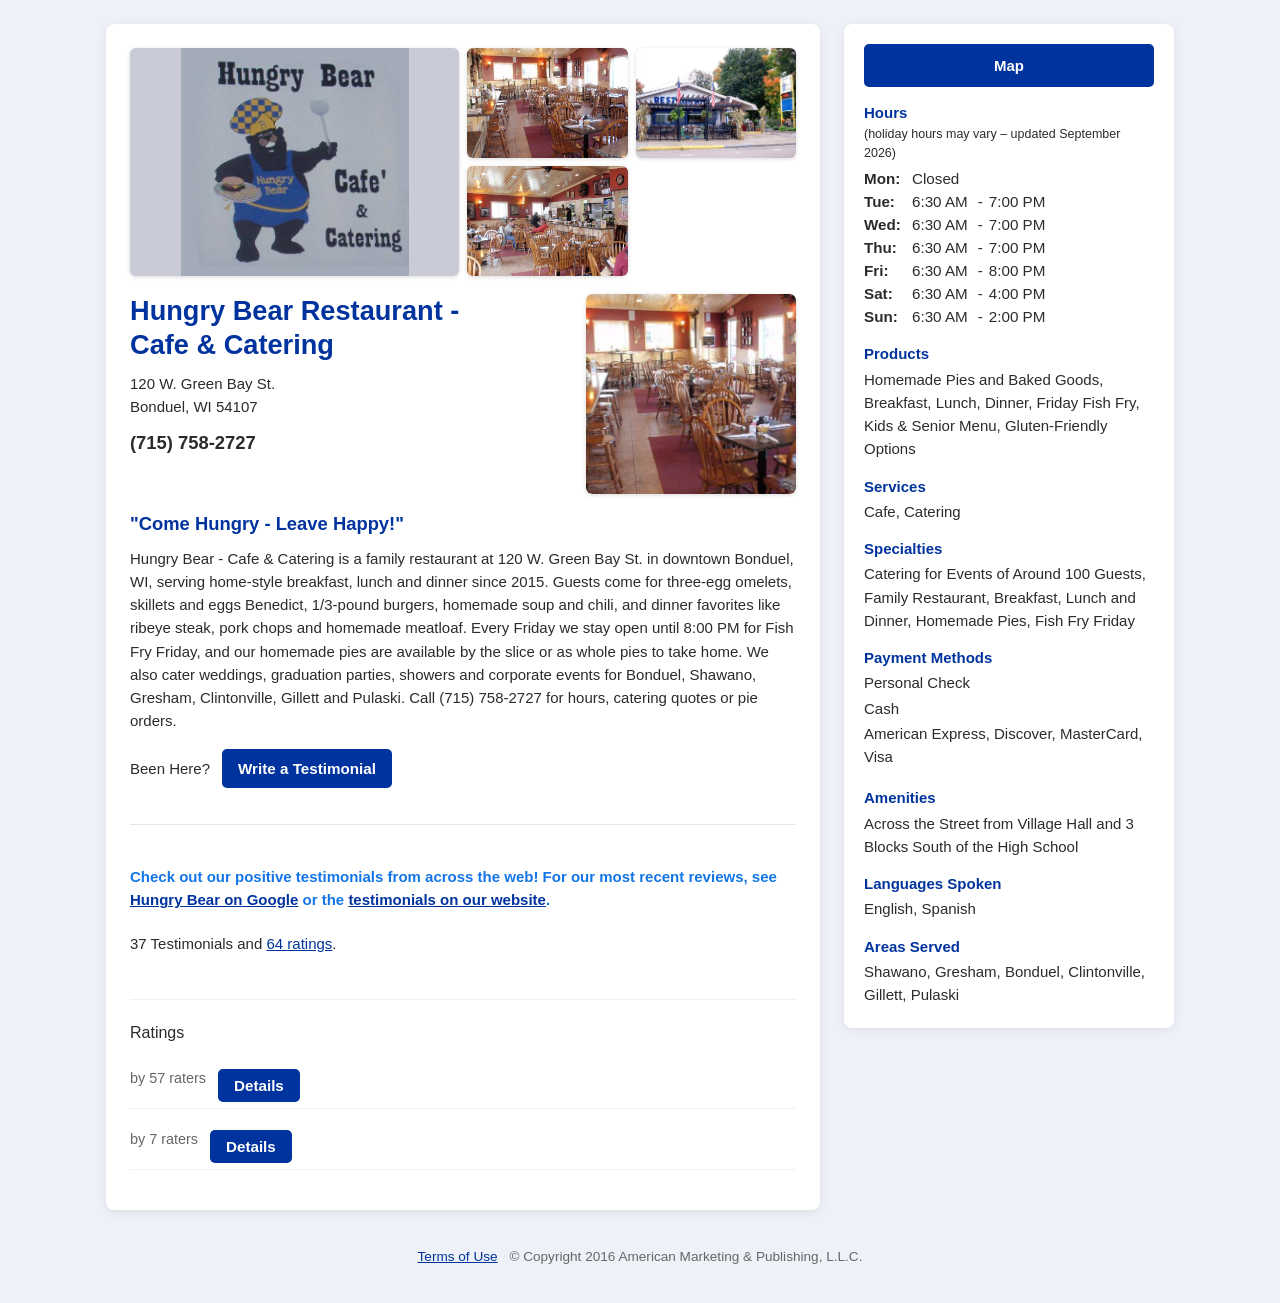
<file: oc/profile_g-1604855.html>
<html lang="en" class=" js no-touch">
<head>
<!-- Google tag (gtag.js) -->
<script async src="https://www.googletagmanager.com/gtag/js?id=G-V057042YFK"></script>
<script>
  window.dataLayer = window.dataLayer || [];
  function gtag(){dataLayer.push(arguments);}
  gtag('js', new Date());

  gtag('config', 'G-V057042YFK');
</script>

    <meta charset="utf-8"/>
    <meta name="viewport" content="width=device-width, initial-scale=1"/>
    <meta name="format-detection" content="telephone=no"/>
    <title>Hungry Bear Restaurant | Cafe &amp; Catering, Bonduel WI</title>
    <meta name="description" content="Business profile for Hungry Bear Restaurant - Cafe &amp; Catering in Bonduel, WI: restaurant hours, catering, pies, baked goods, contact details and directions."/>
    <meta name="robots" content="index, follow"/>
    <link rel="canonical" href="https://hungrybearbonduelwi.com/oc/profile_g-1604855"/>
    <meta name="author" content="Hungry Bear - Cafe &amp; Catering"/>
    <meta name="geo.region" content="US-WI"/>
    <meta name="geo.placename" content="Bonduel, Wisconsin"/>
    <meta name="geo.position" content="44.740319;-88.447331"/>
    <meta name="ICBM" content="44.740319, -88.447331"/>
    <meta property="og:type" content="website"/>
    <meta property="og:locale" content="en_US"/>
    <meta property="og:site_name" content="Hungry Bear - Cafe &amp; Catering"/>
    <meta property="og:title" content="Hungry Bear Restaurant | Cafe &amp; Catering, Bonduel WI"/>
    <meta property="og:description" content="Business profile for Hungry Bear Restaurant - Cafe &amp; Catering in Bonduel, WI: restaurant hours, catering, pies, baked goods, contact details and directions."/>
    <meta property="og:url" content="https://hungrybearbonduelwi.com/oc/profile_g-1604855"/>
    <meta property="og:image" content="https://hungrybearbonduelwi.com/OptimaMedia/images/P_5046/95399ef1-e257-4754-9bdc-2b12252afa7d.jpg"/>
    <meta property="og:image:alt" content="Hungry Bear - Cafe &amp; Catering in Bonduel, Wisconsin"/>
    <meta name="twitter:card" content="summary_large_image"/>
    <meta name="twitter:title" content="Hungry Bear Restaurant | Cafe &amp; Catering, Bonduel WI"/>
    <meta name="twitter:description" content="Business profile for Hungry Bear Restaurant - Cafe &amp; Catering in Bonduel, WI: restaurant hours, catering, pies, baked goods, contact details and directions."/>
    <meta name="twitter:image" content="https://hungrybearbonduelwi.com/OptimaMedia/images/P_5046/95399ef1-e257-4754-9bdc-2b12252afa7d.jpg"/>
    <link rel="icon" href="../favicon.ico" sizes="any"/>
    <link rel="icon" type="image/png" href="../favicon-32x32.png" sizes="32x32"/>
    <link rel="apple-touch-icon" href="../apple-touch-icon.png"/>
    <link rel="manifest" href="../site.webmanifest"/>
    <meta name="theme-color" content="#00339E"/>
    <link rel="preconnect" href="https://www.google.com"/>
    <link rel="dns-prefetch" href="https://www.google.com"/>
<link href="../oc/Content/Profile/style.css?v=1.5" type="text/css" rel="stylesheet"/>
	<link href="../oc/Content/Profile/universal.css" type="text/css" rel="stylesheet"/>
  <link href="../oc/Content/Profile/lightbox.css" type="text/css" rel="stylesheet"/>
  <script type="text/javascript" src="../ajax/libs/jquery/1.10.2/jquery.min.js"></script>
  <script type="text/javascript" src="../ajax/libs/jqueryui/1.10.2/jquery-ui.min.js"></script>
  <script src="../oc/Scripts/Profile/profile-static.js" type="text/javascript"></script>
  <script type="application/ld+json">{ "@context": "https://schema.org/", "@type": "Organization", "url": "https://hungrybearbonduelwi.com/", "logo": "https://hungrybearbonduelwi.com/OptimaMedia/images/P_5046/ccb54792-e450-43b9-8a95-74bd5cee99b2.jpg"}</script>
  <script type="text/javascript">var savedImageArray = [{ "ImageUrl": "https://hungrybearbonduelwi.com/OptimaMedia/images/P_5046/ccb54792-e450-43b9-8a95-74bd5cee99b2.jpg", "ImageType":1 }, { "ImageUrl": "https://hungrybearbonduelwi.com/OptimaMedia/images/P_5046/685a9966-3fd7-4b05-9e40-225186e1bffc.jpg", "ImageType":2 }, { "ImageUrl": "https://hungrybearbonduelwi.com/OptimaMedia/images/P_5046/cc5a227f-78da-4bbe-b97a-30b696c6e034.jpg", "ImageType":2 }, { "ImageUrl": "https://hungrybearbonduelwi.com/OptimaMedia/images/P_5046/b47aed69-cb53-4504-a797-4c36d2ce432e.jpg", "ImageType":2 }, { "ImageUrl": "https://hungrybearbonduelwi.com/OptimaMedia/images/P_5046/26dfdd83-01e7-4abe-973a-6339a747ac28.jpg", "ImageType":2 }, { "ImageUrl": "https://hungrybearbonduelwi.com/OptimaMedia/images/P_5046/0027f020-ea69-420d-9317-6a4c68bc013f.jpg", "ImageType":2 }, { "ImageUrl": "https://hungrybearbonduelwi.com/OptimaMedia/images/P_5046/217d1a28-cd62-42e0-a525-7ec1d015fa85.jpg", "ImageType":2 }, { "ImageUrl": "https://hungrybearbonduelwi.com/OptimaMedia/images/P_5046/57411fef-356e-44d4-ba5b-8ddbae0930aa.jpg", "ImageType":2 }, { "ImageUrl": "https://hungrybearbonduelwi.com/OptimaMedia/images/P_5046/8ba2b072-e3a1-4f24-8574-71e104531266.jpg", "ImageType":2 }, { "ImageUrl": "https://hungrybearbonduelwi.com/OptimaMedia/images/P_5046/478e4d91-6fae-44b7-a9a8-3c1dd251db98.jpg", "ImageType":2 }, { "ImageUrl": "https://hungrybearbonduelwi.com/OptimaMedia/images/P_5046/671a5cfc-2ab6-4fb7-9c2a-8480f4ef1833.jpg", "ImageType":2 }];</script>
</head>
<body>
	<!-- header search section -->
  <div class="wrapper bg">
    <div id="main" class="sh3_30">
      <div id="busInfo">
        <div id="basicInfo">
          <div class="fl cl type100">
              <div id="images">
                  <a href="../OptimaMedia/images/P_5046/ccb54792-e450-43b9-8a95-74bd5cee99b2.jpg" data-lightbox="images"><img class="main bdr3 sh4" id="busLogo" src="../OptimaMedia/images/P_5046/ccb54792-e450-43b9-8a95-74bd5cee99b2.jpg" alt="Hungry Bear Restaurant - Cafe &amp; Catering - Restaurants - Bonduel, WI - Logo" width="480" height="480" loading="eager" fetchpriority="high" decoding="async"></a>
                      <a href="../OptimaMedia/images/P_5046/685a9966-3fd7-4b05-9e40-225186e1bffc.jpg" data-lightbox="images"><img class="thumb busPhoto bdr3 sh4" src="../OptimaMedia/images/P_5046/685a9966-3fd7-4b05-9e40-225186e1bffc.jpg" alt="Hungry Bear Restaurant - Cafe &amp; Catering - Restaurants - Bonduel, WI - Thumb 1" width="720" height="405" loading="lazy" decoding="async"></a> 
                      <a href="../OptimaMedia/images/P_5046/cc5a227f-78da-4bbe-b97a-30b696c6e034.jpg" data-lightbox="images"><img class="thumb busPhoto bdr3 sh4" src="../OptimaMedia/images/P_5046/cc5a227f-78da-4bbe-b97a-30b696c6e034.jpg" alt="Hungry Bear Restaurant - Cafe &amp; Catering - Restaurants - Bonduel, WI - Thumb 2" width="720" height="459" loading="lazy" decoding="async"></a> 
                      <a href="../OptimaMedia/images/P_5046/b47aed69-cb53-4504-a797-4c36d2ce432e.jpg" data-lightbox="images"><img class="thumb last busPhoto bdr3 sh4" src="../OptimaMedia/images/P_5046/b47aed69-cb53-4504-a797-4c36d2ce432e.jpg" alt="Hungry Bear Restaurant - Cafe &amp; Catering - Restaurants - Bonduel, WI - Thumb 3" width="720" height="405" loading="lazy" decoding="async"></a> 
                  <a class="dn" href="../OptimaMedia/images/P_5046/26dfdd83-01e7-4abe-973a-6339a747ac28.jpg" data-lightbox="images"><img class="thumb busPhoto bdr3 sh4" src="../OptimaMedia/images/P_5046/26dfdd83-01e7-4abe-973a-6339a747ac28.jpg" alt="Hungry Bear Restaurant - Cafe &amp; Catering - Restaurants - Bonduel, WI - Thumb 4" width="405" height="720" loading="lazy" decoding="async"></a>                    
                  <a class="dn" href="../OptimaMedia/images/P_5046/0027f020-ea69-420d-9317-6a4c68bc013f.jpg" data-lightbox="images"><img class="thumb busPhoto bdr3 sh4" src="../OptimaMedia/images/P_5046/0027f020-ea69-420d-9317-6a4c68bc013f.jpg" alt="Hungry Bear Restaurant - Cafe &amp; Catering - Restaurants - Bonduel, WI - Thumb 5" width="720" height="540" loading="lazy" decoding="async"></a>                    
                  <a class="dn" href="../OptimaMedia/images/P_5046/217d1a28-cd62-42e0-a525-7ec1d015fa85.jpg" data-lightbox="images"><img class="thumb busPhoto bdr3 sh4" src="../OptimaMedia/images/P_5046/217d1a28-cd62-42e0-a525-7ec1d015fa85.jpg" alt="Hungry Bear Restaurant - Cafe &amp; Catering - Restaurants - Bonduel, WI - Thumb 6" width="720" height="540" loading="lazy" decoding="async"></a>                    
                  <a class="dn" href="../OptimaMedia/images/P_5046/57411fef-356e-44d4-ba5b-8ddbae0930aa.jpg" data-lightbox="images"><img class="thumb busPhoto bdr3 sh4" src="../OptimaMedia/images/P_5046/57411fef-356e-44d4-ba5b-8ddbae0930aa.jpg" alt="Hungry Bear Restaurant - Cafe &amp; Catering - Restaurants - Bonduel, WI - Thumb 7" width="720" height="540" loading="lazy" decoding="async"></a>                    
                  <a class="dn" href="../OptimaMedia/images/P_5046/8ba2b072-e3a1-4f24-8574-71e104531266.jpg" data-lightbox="images"><img class="thumb busPhoto bdr3 sh4" src="../OptimaMedia/images/P_5046/8ba2b072-e3a1-4f24-8574-71e104531266.jpg" alt="Hungry Bear Restaurant - Cafe &amp; Catering - Restaurants - Bonduel, WI - Thumb 8" width="720" height="540" loading="lazy" decoding="async"></a>                    
                  <a class="dn" href="../OptimaMedia/images/P_5046/478e4d91-6fae-44b7-a9a8-3c1dd251db98.jpg" data-lightbox="images"><img class="thumb busPhoto bdr3 sh4" src="../OptimaMedia/images/P_5046/478e4d91-6fae-44b7-a9a8-3c1dd251db98.jpg" alt="Hungry Bear Restaurant - Cafe &amp; Catering - Restaurants - Bonduel, WI - Thumb 9" width="540" height="720" loading="lazy" decoding="async"></a>                    
                  <a class="dn" href="../OptimaMedia/images/P_5046/671a5cfc-2ab6-4fb7-9c2a-8480f4ef1833.jpg" data-lightbox="images"><img class="thumb busPhoto bdr3 sh4" src="../OptimaMedia/images/P_5046/671a5cfc-2ab6-4fb7-9c2a-8480f4ef1833.jpg" alt="Hungry Bear Restaurant - Cafe &amp; Catering - Restaurants - Bonduel, WI - Thumb 10" width="720" height="474" loading="lazy" decoding="async"></a>                    
            </div>
            <div id="busDetails">
              <h1 id="busName" class="basicInfo">Hungry Bear Restaurant - Cafe & Catering</h1>
            <p id="busCityStateZip" class="basicInfo" style="margin-top:10px">120 W. Green Bay St.
<br/>Bonduel, WI 54107</p>
            <div id="smallmapaddress" style="display: none;">120 W. Green Bay St., Bonduel, WI 54107</div>
              <p id="busPhone" class="basicInfo">(715) 758-2727</p>
                        </div>
              <div id="slideShow" class="bdr3" style="display: inline-block; overflow: hidden;">
                <div class="slidesjs-container" style="overflow: hidden; position: relative; width: 210px; height: 200px;">
                  <div class="slidesjs-control" style="position: relative; left: 0px; width: 210px; height: 200px;">
                         <a href="../OptimaMedia/images/P_5046/685a9966-3fd7-4b05-9e40-225186e1bffc.jpg" data-lightbox="slideShow" class="slidesjs-slide" slidesjs-index="0" style="position: absolute; top: 0px; left: 0px; width: 100%; z-index: 10; -webkit-backface-visibility: hidden;"><img src="../OptimaMedia/images/P_5046/685a9966-3fd7-4b05-9e40-225186e1bffc.jpg" class="bdr3" alt="Hungry Bear Restaurant - Cafe &amp; Catering - Restaurants - Bonduel, WI - Slider 0" width="720" height="405" loading="lazy" decoding="async"></a>
                         <a href="../OptimaMedia/images/P_5046/cc5a227f-78da-4bbe-b97a-30b696c6e034.jpg" data-lightbox="slideShow" class="slidesjs-slide" slidesjs-index="1" style="position: absolute; top: 0px; left: 0px; width: 100%; z-index: 10; -webkit-backface-visibility: hidden;"><img src="../OptimaMedia/images/P_5046/cc5a227f-78da-4bbe-b97a-30b696c6e034.jpg" class="bdr3" alt="Hungry Bear Restaurant - Cafe &amp; Catering - Restaurants - Bonduel, WI - Slider 1" width="720" height="459" loading="lazy" decoding="async"></a>
                         <a href="../OptimaMedia/images/P_5046/b47aed69-cb53-4504-a797-4c36d2ce432e.jpg" data-lightbox="slideShow" class="slidesjs-slide" slidesjs-index="2" style="position: absolute; top: 0px; left: 0px; width: 100%; z-index: 10; -webkit-backface-visibility: hidden;"><img src="../OptimaMedia/images/P_5046/b47aed69-cb53-4504-a797-4c36d2ce432e.jpg" class="bdr3" alt="Hungry Bear Restaurant - Cafe &amp; Catering - Restaurants - Bonduel, WI - Slider 2" width="720" height="405" loading="lazy" decoding="async"></a>
                         <a href="../OptimaMedia/images/P_5046/26dfdd83-01e7-4abe-973a-6339a747ac28.jpg" data-lightbox="slideShow" class="slidesjs-slide" slidesjs-index="3" style="position: absolute; top: 0px; left: 0px; width: 100%; z-index: 10; -webkit-backface-visibility: hidden;"><img src="../OptimaMedia/images/P_5046/26dfdd83-01e7-4abe-973a-6339a747ac28.jpg" class="bdr3" alt="Hungry Bear Restaurant - Cafe &amp; Catering - Restaurants - Bonduel, WI - Slider 3" width="405" height="720" loading="lazy" decoding="async"></a>
                         <a href="../OptimaMedia/images/P_5046/0027f020-ea69-420d-9317-6a4c68bc013f.jpg" data-lightbox="slideShow" class="slidesjs-slide" slidesjs-index="4" style="position: absolute; top: 0px; left: 0px; width: 100%; z-index: 10; -webkit-backface-visibility: hidden;"><img src="../OptimaMedia/images/P_5046/0027f020-ea69-420d-9317-6a4c68bc013f.jpg" class="bdr3" alt="Hungry Bear Restaurant - Cafe &amp; Catering - Restaurants - Bonduel, WI - Slider 4" width="720" height="540" loading="lazy" decoding="async"></a>
                         <a href="../OptimaMedia/images/P_5046/217d1a28-cd62-42e0-a525-7ec1d015fa85.jpg" data-lightbox="slideShow" class="slidesjs-slide" slidesjs-index="5" style="position: absolute; top: 0px; left: 0px; width: 100%; z-index: 10; -webkit-backface-visibility: hidden;"><img src="../OptimaMedia/images/P_5046/217d1a28-cd62-42e0-a525-7ec1d015fa85.jpg" class="bdr3" alt="Hungry Bear Restaurant - Cafe &amp; Catering - Restaurants - Bonduel, WI - Slider 5" width="720" height="540" loading="lazy" decoding="async"></a>
                         <a href="../OptimaMedia/images/P_5046/57411fef-356e-44d4-ba5b-8ddbae0930aa.jpg" data-lightbox="slideShow" class="slidesjs-slide" slidesjs-index="6" style="position: absolute; top: 0px; left: 0px; width: 100%; z-index: 10; -webkit-backface-visibility: hidden;"><img src="../OptimaMedia/images/P_5046/57411fef-356e-44d4-ba5b-8ddbae0930aa.jpg" class="bdr3" alt="Hungry Bear Restaurant - Cafe &amp; Catering - Restaurants - Bonduel, WI - Slider 6" width="720" height="540" loading="lazy" decoding="async"></a>
                         <a href="../OptimaMedia/images/P_5046/8ba2b072-e3a1-4f24-8574-71e104531266.jpg" data-lightbox="slideShow" class="slidesjs-slide" slidesjs-index="7" style="position: absolute; top: 0px; left: 0px; width: 100%; z-index: 10; -webkit-backface-visibility: hidden;"><img src="../OptimaMedia/images/P_5046/8ba2b072-e3a1-4f24-8574-71e104531266.jpg" class="bdr3" alt="Hungry Bear Restaurant - Cafe &amp; Catering - Restaurants - Bonduel, WI - Slider 7" width="720" height="540" loading="lazy" decoding="async"></a>
                         <a href="../OptimaMedia/images/P_5046/478e4d91-6fae-44b7-a9a8-3c1dd251db98.jpg" data-lightbox="slideShow" class="slidesjs-slide" slidesjs-index="8" style="position: absolute; top: 0px; left: 0px; width: 100%; z-index: 10; -webkit-backface-visibility: hidden;"><img src="../OptimaMedia/images/P_5046/478e4d91-6fae-44b7-a9a8-3c1dd251db98.jpg" class="bdr3" alt="Hungry Bear Restaurant - Cafe &amp; Catering - Restaurants - Bonduel, WI - Slider 8" width="540" height="720" loading="lazy" decoding="async"></a>
                         <a href="../OptimaMedia/images/P_5046/671a5cfc-2ab6-4fb7-9c2a-8480f4ef1833.jpg" data-lightbox="slideShow" class="slidesjs-slide" slidesjs-index="9" style="position: absolute; top: 0px; left: 0px; width: 100%; z-index: 10; -webkit-backface-visibility: hidden;"><img src="../OptimaMedia/images/P_5046/671a5cfc-2ab6-4fb7-9c2a-8480f4ef1833.jpg" class="bdr3" alt="Hungry Bear Restaurant - Cafe &amp; Catering - Restaurants - Bonduel, WI - Slider 9" width="720" height="474" loading="lazy" decoding="async"></a>
                  </div>
                </div>
              </div>
          </div>
          <div id="" class="fs dt">
              <span id="slogan" class="two"><b>"Come Hungry - Leave Happy!"</b></span>
                          <span id="description" class="two" style="white-space:pre-wrap">Hungry Bear - Cafe &amp; Catering is a family restaurant at 120 W. Green Bay St. in downtown Bonduel, WI, serving home-style breakfast, lunch and dinner since 2015. Guests come for three-egg omelets, skillets and eggs Benedict, 1/3-pound burgers, homemade soup and chili, and dinner favorites like ribeye steak, pork chops and homemade meatloaf. Every Friday we stay open until 8:00 PM for Fish Fry Friday, and our homemade pies are available by the slice or as whole pies to take home. We also cater weddings, graduation parties, showers and corporate events for Bonduel, Shawano, Gresham, Clintonville, Gillett and Pulaski. Call (715) 758-2727 for hours, catering quotes or pie orders.</span>
          </div>
          <div id="busDetailOpts" class="fs">
                <div id="writeReviewBt" class="section20" onclick="WriteAReview(true);">
                  <span class="fl" style="margin-top: 4px;">Been Here?</span> <span class="bt">Write a Testimonial</span>
                </div>
            <div id="reviewBg"></div>
<form action="/" method="post">            <input type="hidden" id="profile_id" name="profile_id" value="5046"/>
            <input type="hidden" id="g" name="g" value="1604855"/>
            <div id="newReview">
              <table style="width: 100%; border-spacing: 0;	border-collapse: collapse;">
                <tr>
                  <td style="float:left;	clear:left;	width:75px;	padding-top:5px;">Rating</td>
                  <td class="input select rating-f">
                      <select id="example-f" name="review_rating">
                        <option value="1">1</option>
                        <option value="2">2</option>
                        <option value="3">3</option>
                        <option value="4">4</option>
                        <option selected="selected" value="5">5</option>
                      </select>
                  </td>
                  <td style="width:100%;	padding-top:5px;">Scroll over the stars and click to rate.</td>
                </tr>
                <tr>
                  <td style="float:left;	clear:left;	width:80px; padding-top:5px">Title</td>
                  <td colspan="2" style="width:100%; padding-top:5px;"><input id="review_heading" name="review_heading" type="text" onfocus="$(this).removeClass('error');" placeholder="Please enter the title for your Testimonial!!!"/><span class="error" id="valReview_Heading" name="valReview_Heading"><br/>Title is required.</span></td>
                </tr>
                <tr style="padding-top:5px">
                  <td style="float:left;	clear:left;	width:80px; padding-top:5px;">Testimonial</td>
                  <td colspan="2" style="width:100%; padding-top:5px;"><textarea id="review" name="review" placeholder="Please enter your Testimonial comments!!!" onfocus="$(this).removeClass('error');"></textarea><span class="error" id="valReview" name="valReview"><br/>Testimonial is required.</span></td>
                </tr>
                <tr>
                    <td style="float:left;	clear:left;	width:80px; padding-top:5px"></td>
                    <td colspan="2" style="width:100%; padding-top:5px;">
                        <table>
                            <tr>
                                <td valign="middle" width="25%"></td>
                                <td valign="middle" width="75%"><input type="text" id="captchaTextBox" name="captchaTextBox" placeholder="Please, enter correct verification!!!" onfocus="$(this).removeClass('error');"/></td>
                            </tr>
                        </table>
                    </td>
                </tr>
                <tr>
                  <td colspan="3" align="right" style="width:100%;padding-top:10px;"><span class="fr bt" onclick="validateReview(this);" id="postReviewBt">Post Testimonial</span>&nbsp;&nbsp;<span class="fr cl" onclick="WriteAReview(false);"><a href="javascript:;">Cancel</a></span></td>
                </tr>
              </table>
            </div>
</form>          </div>
        </div>
      </div>
      <div id="reviews">
          <div id="reviewContentHeading" class="fl cl section20" style="display:block;width:95%;">
              <div style="width:100%;">
                      <div style="padding-top: 20px; font-size: 15px; font-weight: bold; color: #1375E6; display: block;">
                        Check out our positive testimonials from across the web! For our most recent reviews, see <a href="https://www.google.com/maps/place/Hungry+Bear+Cafe+%26+Catering/@44.7393658,-88.4476176,17z/data=!3m1!4b1!4m2!3m1!1s0x88026b0ed5f36795:0xe5e7ac57b09d9b7d" target="_blank" rel="noopener noreferrer">Hungry Bear on Google</a> or the <a href="../#testimonialsPage">testimonials on our website</a>.
                      </div>
                  <div style="padding-top: 20px; float:left">
                      37 Testimonials and <a href="#gotoratings">64 ratings</a>.
                  </div>
                  <div style="padding-top: 20px; float:right">
                   </div>
              </div>
          </div>
          <div id="shareTable" class="f1 c1 section20" style="display:none; visibility:hidden">
            <!--
            string bgColor, string textColor, string headingColor, string font, string fontSize, string headingFontSize, string lineColor
            -->
                <form id="shareForm" action="">
                <table style="margin-bottom:20px;">
                    <tr>
                        <td style="text-align:right"><label style="font-size:8pt;" for="shareBgColor">Background Color:</label></td><td><input type="color" id="shareBgColor" value="#FFFFFF"/></td>
                        <td>&nbsp;&nbsp;</td>
                        <td style="text-align:right"><label style="font-size:8pt;" for="shareFont">Font:</label></td><td><input type="text" id="shareFont" value="Verdana,Helvetica,Arial"/></td>
                    </tr>
                    <tr>
                        <td style="text-align:right"><label style="font-size:8pt;" for="shareTextColor">Text Color:</label></td><td><input type="color" id="shareTextColor" value="#000000"/></td>
                        <td>&nbsp;&nbsp;</td>
                        <td style="text-align:right"><label style="font-size:8pt;" for="shareFontSize">Font Size:</label></td><td><input type="number" id="shareFontSize" value="10"/></td>
                    </tr>
                    <tr>
                        <td style="text-align:right"><label style="font-size:8pt;" for="shareHeadingColor">Heading Color:</label></td><td> <input type="color" id="shareHeadingColor" value="#800000"/></td>
                        <td>&nbsp;&nbsp;</td>
                        <td style="text-align:right"><label style="font-size:8pt;" for="shareHeadingFontSize">Heading Font Size:</label></td><td> <input type="number" id="shareHeadingFontSize" value="15"/></td>
                    </tr>
                    <tr>
                        <td style="text-align:right"><label style="font-size:8pt;" for="shareLineColor">Line Color:</label></td><td><input type="color" id="shareLineColor" value="#0080c0"/></td>
                        <td>&nbsp;&nbsp;</td>
                        <td colspan="2" style="text-align:right;"><span id="btnSetShareLink" class="bt" style="float:right">Share Link</span>
                            <span id="btnSetShareEmbed" class="bt" style="float:right">Embed Tag</span></td>
                    </tr>
                </table>
                <label for="shareSampleLink" style="font-size:8pt;font-weight:bold;display:none;" id="shareSampleLabel">Copy and paste HTML to your website:</label>
                <textarea id="shareSampleLink" readonly="1" style="width:100%;height:70px;border-style:none;display:none;">https://www.hungrybearbonduelwi.com/oc/Share?p=5046</textarea>
                <iframe id="shareSample" title="Share preview" style="height:200px;width:100%;border:2pt;border-color:Black;border-style:solid;display:none;" src="about:blank"></iframe>
                </form>
          </div>
         <div class="domainTable" name="domainTable" style="visibility:hidden; display:none">
             <table>
                <tr>
                  <td>
                       <table class="domainToggles">
                         <tr class="domainFilterRow">
                                          <tr></tr>
                                          <td>
                                              <div class="container">
                                                  <label class="switch" value="Facebook">
                                                      <input type="checkbox" class="switch-input" value="10768"/>
                                                      <span class="switch-label" data-on="On" data-off="Off"></span>
                                                      <span class="switch-handle"></span>
                                                      Facebook
                                                  </label>
                                              </div>
                                          </td>
                                          <td>
                                              <div class="container">
                                                  <label class="switch" value="Foursquare">
                                                      <input type="checkbox" class="switch-input" value="7543"/>
                                                      <span class="switch-label" data-on="On" data-off="Off"></span>
                                                      <span class="switch-handle"></span>
                                                      Foursquare
                                                  </label>
                                              </div>
                                          </td>
                                          <td>
                                              <div class="container">
                                                  <label class="switch" value="Google">
                                                      <input type="checkbox" class="switch-input" value="8"/>
                                                      <span class="switch-label" data-on="On" data-off="Off"></span>
                                                      <span class="switch-handle"></span>
                                                      Google
                                                  </label>
                                              </div>
                                          </td>
                                          <td>
                                              <div class="container">
                                                  <label class="switch" value="OPTIMA">
                                                      <input type="checkbox" class="switch-input" value="NULL"/>
                                                      <span class="switch-label" data-on="On" data-off="Off"></span>
                                                      <span class="switch-handle"></span>
                                                      OPTIMA
                                                  </label>
                                              </div>
                                          </td>
                                          <tr></tr>
                                          <td>
                                              <div class="container">
                                                  <label class="switch" value="Superpages">
                                                      <input type="checkbox" class="switch-input" value="7549"/>
                                                      <span class="switch-label" data-on="On" data-off="Off"></span>
                                                      <span class="switch-handle"></span>
                                                      Superpages
                                                  </label>
                                              </div>
                                          </td>
                                          <td>
                                              <div class="container">
                                                  <label class="switch" value="TripAdvisor">
                                                      <input type="checkbox" class="switch-input" value="7550"/>
                                                      <span class="switch-label" data-on="On" data-off="Off"></span>
                                                      <span class="switch-handle"></span>
                                                      TripAdvisor
                                                  </label>
                                              </div>
                                          </td>
                                          <td>
                                              <div class="container">
                                                  <label class="switch" value="Yelp">
                                                      <input type="checkbox" class="switch-input" value="11"/>
                                                      <span class="switch-label" data-on="On" data-off="Off"></span>
                                                      <span class="switch-handle"></span>
                                                      Yelp
                                                  </label>
                                              </div>
                                          </td>
                          </tr>
                       </table>
                       <td rowspan="3">
                         <div class="filterButtonContainer">
                            <a href="#" id="submitFilterButton" class="btn btn-primary">Filter</a>
                         </div>
                      </td>
                  </td>
                </tr>
                <tr class="numOfReviewsFoundRow">
                   <td class="numOfReviewsFoundData" colspan="6">
                      <label>
                      </label>
                   </td>
                </tr>
             </table>
         </div>
          <div id="reviewContent" class="fl cl section20" style="display: block; width: 95%;">
                <div id="reviewTable_wrapper" class="dataTables_wrapper" role="grid">
                    <table id="reviewTable" class="dataTable" width="100%" aria-describedby="reviewTable_info">
                        <tbody role="alert" aria-live="polite" aria-relevant="all">
                            <div class="reviewInfo" id="testimonialReviewInfo">
                            </div>
                                <div style="text-align:center">
                                    <a href="#" id="showMoreButton" class="btn btn-primary" style="text-align:center">See More</a>
                                </div>
                            <div style="text-align: center;">
                            </div>
                            <tr class="review" style="padding-top:50px; margin-top:-25px"><td></td></tr>
                                <tr>
                                    <td>
                                         <br/>Ratings
                                    </td>
                                </tr>
                                <tr class="review">
                                    <td>
                                            <a id="gotoratings"></a>
                                        <span class="fl cl type100">
                                            </img>
                                            <span class="fl"><b class="fl reviewTitle">
                                            </b>
                                                <p class="fl cl basicInfo sm reviewAuthDate">
                                                    <span>by 57 raters</span>
                                                </p>
                                            </span>
                                            <span id="ReviewRatersButton" class="bt toggler expander" style="margin-top: 1em; min-width: 0px;">
                                                Details
                                            </span>
                                            <p class="fl cl type100 basicInfo reviewText toggletarget">
                                                    <a href="https://www.facebook.com/The-Hungry-BEAR-family-cafe-catering-1473936926240196/reviews" target="_blank" id="CustomerFacebookReviewLink" rel="noopener noreferrer">Facebook</a> <span>-</span>
Tanya Kotula                                                    <span>on</span> 9/16/2015                                                    <br/>
                                                    <a href="https://www.facebook.com/The-Hungry-BEAR-family-cafe-catering-1473936926240196/reviews" target="_blank" id="CustomerFacebookReviewLink" rel="noopener noreferrer">Facebook</a> <span>-</span>
Alex Guevara                                                    <span>on</span> 8/16/2015                                                    <br/>
                                                    <a href="https://www.facebook.com/The-Hungry-BEAR-family-cafe-catering-1473936926240196/reviews" target="_blank" id="CustomerFacebookReviewLink" rel="noopener noreferrer">Facebook</a> <span>-</span>
Dan Borntreger                                                    <span>on</span> 8/14/2015                                                    <br/>
                                                    <a href="https://www.facebook.com/The-Hungry-BEAR-family-cafe-catering-1473936926240196/reviews" target="_blank" id="CustomerFacebookReviewLink" rel="noopener noreferrer">Facebook</a> <span>-</span>
Sandi Skonieczny                                                    <span>on</span> 8/14/2015                                                    <br/>
                                                    <a href="https://www.facebook.com/The-Hungry-BEAR-family-cafe-catering-1473936926240196/reviews" target="_blank" id="CustomerFacebookReviewLink" rel="noopener noreferrer">Facebook</a> <span>-</span>
Phyllis Folkman                                                    <span>on</span> 8/13/2015                                                    <br/>
                                                    <a href="https://www.facebook.com/The-Hungry-BEAR-family-cafe-catering-1473936926240196/reviews" target="_blank" id="CustomerFacebookReviewLink" rel="noopener noreferrer">Facebook</a> <span>-</span>
Morgan Huehnerfuss                                                    <span>on</span> 8/13/2015                                                    <br/>
                                                    <a href="https://www.facebook.com/The-Hungry-BEAR-family-cafe-catering-1473936926240196/reviews" target="_blank" id="CustomerFacebookReviewLink" rel="noopener noreferrer">Facebook</a> <span>-</span>
Chanda Jefferson Oviedo                                                    <span>on</span> 8/13/2015                                                    <br/>
                                                    <a href="https://www.facebook.com/The-Hungry-BEAR-family-cafe-catering-1473936926240196/reviews" target="_blank" id="CustomerFacebookReviewLink" rel="noopener noreferrer">Facebook</a> <span>-</span>
Sandy Perez                                                    <span>on</span> 8/13/2015                                                    <br/>
                                                    <a href="https://www.facebook.com/TheHungryBearCafeandCatering/reviews" target="_blank" id="CustomerFacebookReviewLink" rel="noopener noreferrer">Facebook</a> <span>-</span>
Ruth Elisabeth                                                    <span>on</span> 7/24/2015                                                    <br/>
                                                    <a href="https://www.facebook.com/TheHungryBearCafeandCatering/reviews" target="_blank" id="CustomerFacebookReviewLink" rel="noopener noreferrer">Facebook</a> <span>-</span>
Courtney Drengler                                                    <span>on</span> 7/2/2015                                                    <br/>
                                                    <a href="https://www.facebook.com/TheHungryBearCafeandCatering/reviews" target="_blank" id="CustomerFacebookReviewLink" rel="noopener noreferrer">Facebook</a> <span>-</span>
Kevin R Lynch                                                    <span>on</span> 2/18/2015                                                    <br/>
                                                    <a href="https://www.facebook.com/TheHungryBearCafeandCatering/reviews" target="_blank" id="CustomerFacebookReviewLink" rel="noopener noreferrer">Facebook</a> <span>-</span>
Jenny Wagner                                                    <span>on</span> 12/16/2014                                                    <br/>
                                                    <a href="https://www.facebook.com/TheHungryBearCafeandCatering/reviews" target="_blank" id="CustomerFacebookReviewLink" rel="noopener noreferrer">Facebook</a> <span>-</span>
Sierra Westphal                                                    <span>on</span> 12/6/2014                                                    <br/>
                                                    <a href="https://www.facebook.com/TheHungryBearCafeandCatering/reviews" target="_blank" id="CustomerFacebookReviewLink" rel="noopener noreferrer">Facebook</a> <span>-</span>
Mitchell LaBerge                                                    <span>on</span> 6/30/2014                                                    <br/>
                                                    <a href="https://www.facebook.com/TheHungryBearCafeandCatering/reviews" target="_blank" id="CustomerFacebookReviewLink" rel="noopener noreferrer">Facebook</a> <span>-</span>
Megan Lee Urban                                                    <span>on</span> 6/30/2014                                                    <br/>
                                                    <a href="https://www.facebook.com/TheHungryBearCafeandCatering/reviews" target="_blank" id="CustomerFacebookReviewLink" rel="noopener noreferrer">Facebook</a> <span>-</span>
Marnie Lasecki                                                    <span>on</span> 6/30/2014                                                    <br/>
                                                    <a href="https://www.facebook.com/TheHungryBearCafeandCatering/reviews" target="_blank" id="CustomerFacebookReviewLink" rel="noopener noreferrer">Facebook</a> <span>-</span>
Jennifer Broeders                                                    <span>on</span> 6/29/2014                                                    <br/>
                                                    <a href="https://www.facebook.com/TheHungryBearCafeandCatering/reviews" target="_blank" id="CustomerFacebookReviewLink" rel="noopener noreferrer">Facebook</a> <span>-</span>
KatieAl Morris                                                    <span>on</span> 6/26/2014                                                    <br/>
                                                    <a href="https://www.facebook.com/TheHungryBearCafeandCatering/reviews" target="_blank" id="CustomerFacebookReviewLink" rel="noopener noreferrer">Facebook</a> <span>-</span>
Jean Dvorachek Koehler                                                    <span>on</span> 6/25/2014                                                    <br/>
                                                    <a href="https://www.facebook.com/TheHungryBearCafeandCatering/reviews" target="_blank" id="CustomerFacebookReviewLink" rel="noopener noreferrer">Facebook</a> <span>-</span>
Sophie Hanson                                                    <span>on</span> 6/20/2014                                                    <br/>
                                                    <a href="https://www.facebook.com/TheHungryBearCafeandCatering/reviews" target="_blank" id="CustomerFacebookReviewLink" rel="noopener noreferrer">Facebook</a> <span>-</span>
Jay Lindsey                                                    <span>on</span> 6/17/2014                                                    <br/>
                                                    <a href="https://www.facebook.com/TheHungryBearCafeandCatering/reviews" target="_blank" id="CustomerFacebookReviewLink" rel="noopener noreferrer">Facebook</a> <span>-</span>
Dalton Zuleger                                                    <span>on</span> 4/26/2014                                                    <br/>
                                                    <a href="https://www.facebook.com/TheHungryBearCafeandCatering/reviews" target="_blank" id="CustomerFacebookReviewLink" rel="noopener noreferrer">Facebook</a> <span>-</span>
Kaelyn Renee                                                    <span>on</span> 3/3/2014                                                    <br/>
                                                    <a href="https://www.facebook.com/TheHungryBearCafeandCatering/reviews" target="_blank" id="CustomerFacebookReviewLink" rel="noopener noreferrer">Facebook</a> <span>-</span>
Corey Steiner                                                    <span>on</span> 3/3/2014                                                    <br/>
                                                    <a href="https://www.facebook.com/TheHungryBearCafeandCatering/reviews" target="_blank" id="CustomerFacebookReviewLink" rel="noopener noreferrer">Facebook</a> <span>-</span>
Pam Eland-Romuald                                                    <span>on</span> 2/8/2014                                                    <br/>
                                                    <a href="https://www.facebook.com/TheHungryBearCafeandCatering/reviews" target="_blank" id="CustomerFacebookReviewLink" rel="noopener noreferrer">Facebook</a> <span>-</span>
Jeremy DesJarlais                                                    <span>on</span> 1/26/2014                                                    <br/>
                                                    <a href="https://www.facebook.com/TheHungryBearCafeandCatering/reviews" target="_blank" id="CustomerFacebookReviewLink" rel="noopener noreferrer">Facebook</a> <span>-</span>
Tina Heuer                                                    <span>on</span> 12/29/2013                                                    <br/>
                                                    <a href="https://www.facebook.com/TheHungryBearCafeandCatering/reviews" target="_blank" id="CustomerFacebookReviewLink" rel="noopener noreferrer">Facebook</a> <span>-</span>
Kathy Dart                                                    <span>on</span> 12/11/2013                                                    <br/>
                                                    <a href="https://www.facebook.com/TheHungryBearCafeandCatering/reviews" target="_blank" id="CustomerFacebookReviewLink" rel="noopener noreferrer">Facebook</a> <span>-</span>
Marylouise Morand Tidd                                                    <span>on</span> 12/10/2013                                                    <br/>
                                                    <a href="https://www.facebook.com/TheHungryBearCafeandCatering/reviews" target="_blank" id="CustomerFacebookReviewLink" rel="noopener noreferrer">Facebook</a> <span>-</span>
Brenda Kuhn                                                    <span>on</span> 12/9/2013                                                    <br/>
                                                    <a href="https://www.facebook.com/TheHungryBearCafeandCatering/reviews" target="_blank" id="CustomerFacebookReviewLink" rel="noopener noreferrer">Facebook</a> <span>-</span>
Val Drengler                                                    <span>on</span> 12/8/2013                                                    <br/>
                                                    <a href="https://www.facebook.com/TheHungryBearCafeandCatering/reviews" target="_blank" id="CustomerFacebookReviewLink" rel="noopener noreferrer">Facebook</a> <span>-</span>
Jonny Kaquatosh                                                    <span>on</span> 12/6/2013                                                    <br/>
                                                    <a href="https://www.facebook.com/TheHungryBearCafeandCatering/reviews" target="_blank" id="CustomerFacebookReviewLink" rel="noopener noreferrer">Facebook</a> <span>-</span>
Jesse Bartelt                                                    <span>on</span> 12/5/2013                                                    <br/>
                                                    <a href="https://www.facebook.com/TheHungryBearCafeandCatering/reviews" target="_blank" id="CustomerFacebookReviewLink" rel="noopener noreferrer">Facebook</a> <span>-</span>
Sydney Luepke                                                    <span>on</span> 10/27/2013                                                    <br/>
                                                    <a href="https://www.facebook.com/TheHungryBearCafeandCatering/reviews" target="_blank" id="CustomerFacebookReviewLink" rel="noopener noreferrer">Facebook</a> <span>-</span>
Jake Arnold                                                    <span>on</span> 10/21/2013                                                    <br/>
                                                    <a href="https://www.facebook.com/TheHungryBearCafeandCatering/reviews" target="_blank" id="CustomerFacebookReviewLink" rel="noopener noreferrer">Facebook</a> <span>-</span>
Angel P&#233;rez                                                    <span>on</span> 10/5/2013                                                    <br/>
                                                    <a href="https://www.facebook.com/TheHungryBearCafeandCatering/reviews" target="_blank" id="CustomerFacebookReviewLink" rel="noopener noreferrer">Facebook</a> <span>-</span>
Dave Bushey                                                    <span>on</span> 9/29/2013                                                    <br/>
                                                    <a href="https://www.facebook.com/TheHungryBearCafeandCatering/reviews" target="_blank" id="CustomerFacebookReviewLink" rel="noopener noreferrer">Facebook</a> <span>-</span>
Sandy Marie                                                    <span>on</span> 9/28/2013                                                    <br/>
                                                    <a href="https://www.facebook.com/TheHungryBearCafeandCatering/reviews" target="_blank" id="CustomerFacebookReviewLink" rel="noopener noreferrer">Facebook</a> <span>-</span>
Austin Marcks                                                    <span>on</span> 9/28/2013                                                    <br/>
                                                    <a href="https://www.facebook.com/TheHungryBearCafeandCatering/reviews" target="_blank" id="CustomerFacebookReviewLink" rel="noopener noreferrer">Facebook</a> <span>-</span>
Kathy Welcing                                                    <span>on</span> 9/19/2013                                                    <br/>
                                                    <a href="https://www.facebook.com/TheHungryBearCafeandCatering/reviews" target="_blank" id="CustomerFacebookReviewLink" rel="noopener noreferrer">Facebook</a> <span>-</span>
Pat Bierdemann                                                    <span>on</span> 8/29/2013                                                    <br/>
                                                    <a href="https://www.facebook.com/TheHungryBearCafeandCatering/reviews" target="_blank" id="CustomerFacebookReviewLink" rel="noopener noreferrer">Facebook</a> <span>-</span>
Abigail Christine                                                    <span>on</span> 8/28/2013                                                    <br/>
                                                    <a href="https://www.facebook.com/TheHungryBearCafeandCatering/reviews" target="_blank" id="CustomerFacebookReviewLink" rel="noopener noreferrer">Facebook</a> <span>-</span>
Reno Dutton                                                    <span>on</span> 8/22/2013                                                    <br/>
                                                    <a href="https://www.facebook.com/TheHungryBearCafeandCatering/reviews" target="_blank" id="CustomerFacebookReviewLink" rel="noopener noreferrer">Facebook</a> <span>-</span>
Erin Welcing                                                    <span>on</span> 8/22/2013                                                    <br/>
                                                    <a href="https://www.facebook.com/TheHungryBearCafeandCatering/reviews" target="_blank" id="CustomerFacebookReviewLink" rel="noopener noreferrer">Facebook</a> <span>-</span>
Erin Paige                                                    <span>on</span> 8/16/2013                                                    <br/>
                                                    <a href="https://www.facebook.com/TheHungryBearCafeandCatering/reviews" target="_blank" id="CustomerFacebookReviewLink" rel="noopener noreferrer">Facebook</a> <span>-</span>
Shannon K Otto                                                    <span>on</span> 8/12/2013                                                    <br/>
                                                    <a href="https://www.facebook.com/TheHungryBearCafeandCatering/reviews" target="_blank" id="CustomerFacebookReviewLink" rel="noopener noreferrer">Facebook</a> <span>-</span>
Sandy Puzerewski                                                    <span>on</span> 7/29/2013                                                    <br/>
                                                    <a href="https://www.facebook.com/TheHungryBearCafeandCatering/reviews" target="_blank" id="CustomerFacebookReviewLink" rel="noopener noreferrer">Facebook</a> <span>-</span>
Julie Kaquatosh                                                    <span>on</span> 7/28/2013                                                    <br/>
                                                    <a href="https://www.facebook.com/TheHungryBearCafeandCatering/reviews" target="_blank" id="CustomerFacebookReviewLink" rel="noopener noreferrer">Facebook</a> <span>-</span>
Bradley C Berger                                                    <span>on</span> 7/26/2013                                                    <br/>
                                                    <a href="https://www.facebook.com/TheHungryBearCafeandCatering/reviews" target="_blank" id="CustomerFacebookReviewLink" rel="noopener noreferrer">Facebook</a> <span>-</span>
Jody Mae                                                    <span>on</span> 7/26/2013                                                    <br/>
                                                    <a href="https://www.facebook.com/TheHungryBearCafeandCatering/reviews" target="_blank" id="CustomerFacebookReviewLink" rel="noopener noreferrer">Facebook</a> <span>-</span>
Nik E Dub                                                    <span>on</span> 7/22/2013                                                    <br/>
                                                    <a href="https://www.facebook.com/TheHungryBearCafeandCatering/reviews" target="_blank" id="CustomerFacebookReviewLink" rel="noopener noreferrer">Facebook</a> <span>-</span>
Amanda Gipp                                                    <span>on</span> 7/18/2013                                                    <br/>
                                                    <a href="https://www.facebook.com/TheHungryBearCafeandCatering/reviews" target="_blank" id="CustomerFacebookReviewLink" rel="noopener noreferrer">Facebook</a> <span>-</span>
BarbandGreg Dyer                                                    <span>on</span> 7/12/2013                                                    <br/>
                                                    <a href="https://www.facebook.com/TheHungryBearCafeandCatering/reviews" target="_blank" id="CustomerFacebookReviewLink" rel="noopener noreferrer">Facebook</a> <span>-</span>
Amy Dyer                                                    <span>on</span> 6/30/2013                                                    <br/>
                                                    <a href="https://www.facebook.com/TheHungryBearCafeandCatering/reviews" target="_blank" id="CustomerFacebookReviewLink" rel="noopener noreferrer">Facebook</a> <span>-</span>
Brady Letter                                                    <span>on</span> 5/8/2013                                                    <br/>
                                                    <a href="https://www.facebook.com/TheHungryBearCafeandCatering/reviews" target="_blank" id="CustomerFacebookReviewLink" rel="noopener noreferrer">Facebook</a> <span>-</span>
Dana Stark                                                    <span>on</span> 3/28/2013                                                    <br/>
                                                    <a href="https://www.facebook.com/TheHungryBearCafeandCatering/reviews" target="_blank" id="CustomerFacebookReviewLink" rel="noopener noreferrer">Facebook</a> <span>-</span>
Brandon Pieper                                                    <span>on</span> 2/10/2013                                                    <br/>
                                            </p>
                                        </span>
                                    </td>
                                </tr>
                                <tr class="review">
                                    <td>
                                            <a id="gotoratings"></a>
                                        <span class="fl cl type100">
                                            </img>
                                            <span class="fl"><b class="fl reviewTitle">
                                            </b>
                                                <p class="fl cl basicInfo sm reviewAuthDate">
                                                    <span>by 7 raters</span>
                                                </p>
                                            </span>
                                            <span id="ReviewRatersButton" class="bt toggler expander" style="margin-top: 1em; min-width: 0px;">
                                                Details
                                            </span>
                                            <p class="fl cl type100 basicInfo reviewText toggletarget">
                                                    <a href="https://www.facebook.com/TheHungryBearCafeandCatering/reviews" target="_blank" id="CustomerFacebookReviewLink" rel="noopener noreferrer">Facebook</a> <span>-</span>
Cindy Yeager                                                    <span>on</span> 5/4/2015                                                    <br/>
                                                    <a href="https://www.facebook.com/TheHungryBearCafeandCatering/reviews" target="_blank" id="CustomerFacebookReviewLink" rel="noopener noreferrer">Facebook</a> <span>-</span>
Renee Rusch                                                    <span>on</span> 3/1/2015                                                    <br/>
                                                    <a href="https://www.facebook.com/TheHungryBearCafeandCatering/reviews" target="_blank" id="CustomerFacebookReviewLink" rel="noopener noreferrer">Facebook</a> <span>-</span>
Tomina Maria                                                    <span>on</span> 2/25/2014                                                    <br/>
                                                    <a href="https://www.facebook.com/TheHungryBearCafeandCatering/reviews" target="_blank" id="CustomerFacebookReviewLink" rel="noopener noreferrer">Facebook</a> <span>-</span>
Kiah Lynn Shafer                                                    <span>on</span> 12/11/2013                                                    <br/>
                                                    <a href="https://www.facebook.com/TheHungryBearCafeandCatering/reviews" target="_blank" id="CustomerFacebookReviewLink" rel="noopener noreferrer">Facebook</a> <span>-</span>
Susie Pawlak Martineau                                                    <span>on</span> 10/25/2013                                                    <br/>
                                                    <a href="https://www.facebook.com/TheHungryBearCafeandCatering/reviews" target="_blank" id="CustomerFacebookReviewLink" rel="noopener noreferrer">Facebook</a> <span>-</span>
Dana Robaidek                                                    <span>on</span> 6/28/2013                                                    <br/>
                                                    <a href="https://www.facebook.com/TheHungryBearCafeandCatering/reviews" target="_blank" id="CustomerFacebookReviewLink" rel="noopener noreferrer">Facebook</a> <span>-</span>
Brittney Kazik                                                    <span>on</span> 1/20/2013                                                    <br/>
                                            </p>
                                        </span>
                                    </td>
                                </tr>
                        </tbody>
                    </table>
                </div>
            </div>
      </div>
    </div>
    <div id="map">
      <div id="map_canvas"></div>
        <div class="map_options" id="largerMap">
          <a href="https://maps.google.com/maps?q=Hungry%20Bear%20Restaurant%20-%20Cafe%20%26%20Catering, 120%20W.%20Green%20Bay%20St., Bonduel, WI  54107" target="_blank" id="CustomerBusinessMapLink" rel="noopener noreferrer">Map</a>
          <a href="" target="_blank" id="CustomerBusinessViewLink" style="display:none;" rel="noopener noreferrer">Business View</a>
        </div>
        <div class="map_options dn" id="getAdditionalFeatures" onclick="$('#additionalInfo').toggle();" style="display: none;">
          <a href="javascript:;" id="CustomerHoursProductsServicesInfoLink">Hours, Products, Services and Info</a>
        </div>
        <div id="additionalInfo">
                  <div id="busHours2" class="fl cl">
                    <b class="basicInfo">Hours</b> <small>(holiday hours may vary &ndash; updated September 2026)</small>
                    <table id="hoursTable">
                      <tbody>
                <tr class="basicInfo cl type100" style="padding-bottom: 0px;">
                  <td class="day">Mon:</td>
                  <td class="hourOpen" colspan="3">Closed</td>
                </tr>
                <tr class="basicInfo cl type100" style="padding-bottom: 0px;">
                  <td class="day">Tue:</td>
                  <td class="hourOpen">6:30 AM</td>
                  <td class="dash"> - </td>
                  <td class="hourClose">7:00 PM</td>
                </tr>
                <tr class="basicInfo cl type100" style="padding-bottom: 0px;">
                  <td class="day">Wed:</td>
                  <td class="hourOpen">6:30 AM</td>
                  <td class="dash"> - </td>
                  <td class="hourClose">7:00 PM</td>
                </tr>
                <tr class="basicInfo cl type100" style="padding-bottom: 0px;">
                  <td class="day">Thu:</td>
                  <td class="hourOpen">6:30 AM</td>
                  <td class="dash"> - </td>
                  <td class="hourClose">7:00 PM</td>
                </tr>
                <tr class="basicInfo cl type100" style="padding-bottom: 0px;">
                  <td class="day">Fri:</td>
                  <td class="hourOpen">6:30 AM</td>
                  <td class="dash"> - </td>
                  <td class="hourClose">8:00 PM</td>
                </tr>
                <tr class="basicInfo cl type100" style="padding-bottom: 0px;">
                  <td class="day">Sat:</td>
                  <td class="hourOpen">6:30 AM</td>
                  <td class="dash"> - </td>
                  <td class="hourClose">4:00 PM</td>
                </tr>
                <tr class="basicInfo cl type100" style="padding-bottom: 0px;">
                  <td class="day">Sun:</td>
                  <td class="hourOpen">6:30 AM</td>
                  <td class="dash"> - </td>
                  <td class="hourClose">2:00 PM</td>
                </tr>
                 </tbody>
               </table>
             </div>
            <b class="basicInfo">Products</b>
            <p class="basicInfo">Homemade Pies and Baked Goods, Breakfast, Lunch, Dinner, Friday Fish Fry, Kids &amp; Senior Menu, Gluten-Friendly Options</p>
                      <b class="basicInfo">Services</b>
            <p class="basicInfo">Cafe, Catering</p>
                                <b class="basicInfo">Specialties</b>
            <p class="basicInfo">Catering for Events of Around 100 Guests, Family Restaurant, Breakfast, Lunch and Dinner, Homemade Pies, Fish Fry Friday</p>
                      <b class="basicInfo section">Payment Methods</b>
              <p class="basicInfo" style="padding-bottom: 0;">Personal Check</p>
              <p class="basicInfo" style="padding-bottom: 0;">Cash</p>
              <p class="basicInfo" style="padding-bottom: 0;">American Express, Discover, MasterCard, Visa</p>
            <p class="basicInfo" style="padding-top: 2px;"></p>
                                          <b class="basicInfo">Amenities</b>
            <p class="basicInfo">Across the Street from Village Hall and 3 Blocks South of the High School</p>
                      <b class="basicInfo">Languages Spoken</b>
            <p class="basicInfo">English, Spanish</p>
                      <b class="basicInfo">Areas Served</b>
            <p class="basicInfo">Shawano, Gresham, Bonduel, Clintonville, Gillett, Pulaski</p>
                  </div>
    </div>
  </div>
<script language="javascript" type="text/javascript">
      var pageSize = 10;
      var pageIndex = 0;
      var listOfSites = "";
      var numOfReviews = 37;
      var numOfFilteredReviews = 37;
      var shareLinkMode = false;
      var shareEmbedMode = false;
      $(document).ready(function () {
          var analyticsCategory = "Desktop";
          if (isMobile == true) {
              analyticsCategory = "Mobile";
          }
          checkAllSlideToggles();
          getSlideToggles();
          GetReviewData();
         $(function(){
            $("#ddFilter").click(function(e){
                $(this).toggleClass("is-active");
                if($(".domainTable").css("display") == "none")
                {
                    $(".domainTable").css("display", "block");
                    $(".domainTable").css("visibility", "visible");
                    $(this).html("Filter &uArr;");
                    $(this).css("background-color", "#800000");
                    $("#shareTable").css("display", "none");
                    $("#shareTable").css("visibility", "hidden");
                    $("#ddShare").html("Share &dArr;");
                    $("#ddShare").css("background-color", "");
                }
                else
                {
                    $(".domainTable").css("display", "none");
                    $(".domainTable").css("visibility", "hidden");
                    $(this).html("Filter &dArr;");
                    $(this).css("background-color", "");
                }
            });
            $("#ddShare").click(function(e){
                $(this).toggleClass("is-active");
                if($("#shareTable").css("display") == "none")
                {
                    $("#shareTable").css("display", "block");
                    $("#shareTable").css("visibility", "visible");
                    $(this).html("Share &uArr;");
                    $(this).css("background-color", "#800000");
                    $(".domainTable").css("display", "none");
                    $(".domainTable").css("visibility", "hidden");
                    $("#ddFilter").html("Filter &dArr;");
                    $("#ddFilter").css("background-color", "");
                    $("#shareForm")[0].reset();
                    $("#shareSampleLabel,#shareSampleLink,#shareSample").hide();
                    shareLinkMode = false;
                    shareEmbedMode = false;
                }
                else
                {
                    $("#shareTable").css("display", "none");
                    $("#shareTable").css("visibility", "hidden");
                    $(this).html("Share &dArr;");
                    $(this).css("background-color", "");
                }                
            });
            $("#shareBgColor,#shareFont,#shareTextColor,#shareFontSize,#shareHeadingColor,#shareHeadingFontSize,#shareLineColor").change(function(e){
                if (shareLinkMode || shareEmbedMode)
                {
                    showShare(shareEmbedMode);
                }
            });
            $("#btnSetShareLink").click(function(e){
                shareLinkMode = true;
                showShare(false);
            });
            $("#btnSetShareEmbed").click(function(e){
                shareEmbedMode = true;
                showShare(true);
            });
          });
         $("#submitFilterButton").on('click', function (e) {
              e.preventDefault();
              if(getLengthOfSlideToggles())
              {
                pageSize = 10;
              }
              else
              {
                pageSize = numOfReviews;
              }
              reloadReviewData();
          });
          $("#showMoreButton").on('click', function (e) {
              e.preventDefault();
              GetReviewData();
          });
          $('a').on('click', function () {
              if (this.id != "undefined" && this.id != "") {
                  ga('send', 'event', analyticsCategory, 'Link Click', this.id);
              }
          });
          $('#images').on('click', function () {
              ga('send', 'event', analyticsCategory, 'Link Click', "CustomerPhotoLink");
          });
          $('#slideShow').on('click', function () {
              ga('send', 'event', analyticsCategory, 'Link Click', "CustomerPhotoLink");
          });
          $('#busPhone').on('click', function () {
              ga('send', 'event', analyticsCategory, 'Link Click', "CustomerBusinessPhoneLink");
          });
          $('#largerMap').on('click', function () {
              ga('send', 'event', analyticsCategory, 'Link Click', "CustomerBusinessMapLink");
          });
          $('#writeReviewBt').on('click', function () {
              ga('send', 'event', analyticsCategory, 'Button Click', "WriteReviewButton");
          });
          $('#postReviewBt').on('click', function () {
              ga('send', 'event', analyticsCategory, 'Button Click', "PostReviewButton");
          });
          $('#ReviewRatersButton').on('click', function () {
              ga('send', 'event', analyticsCategory, 'Button Click', "ReviewRatersButton");
          });
          $('#showMoreButton').on('click', function () {
              ga('send', 'event', analyticsCategory, 'Button Click', "ShowMoreReviewsButton");
          });
          //http://stackoverflow.com/questions/3690812/capture-click-on-div-surrounding-an-iframe
          function checkClick() {
              if (document.activeElement
                    && document.activeElement === document.getElementById("gbvFrame")) {
                    //alert("iframe click");
                    ga('send', 'event', analyticsCategory, 'Button Click', "GoogleBusinessViewFrame");
                    clearInterval(checkGbvEvent);
              }
          }
          //http://jsfiddle.net/ashishanexpert/nuw2M/1/
          $(function () {
              $(".toggler").on("click", function () {
                  $(this).toggleClass("expander expanded");
                  $(this).parent().find('.toggletarget').slideToggle();
              });
              $('.toggletarget').hide();
          });
      });
      function showShare(bEmbed)
      {
        var bgColor = $('#shareBgColor').val();
        var textColor = $('#shareTextColor').val();
        var headingColor = $('#shareHeadingColor').val();
        var font = $('#shareFont').val();
        var fontSize = $('#shareFontSize').val() + 'pt';
        var headingFontSize = $('#shareHeadingFontSize').val() + 'pt';
        var lineColor = $('#shareLineColor').val();
        var link = 'https://www.hungrybearbonduelwi.com/oc/Share?p=5046'
            + '&bgColor=' + encodeURIComponent(bgColor)
            + '&textColor=' + encodeURIComponent(textColor)
            + '&headingColor=' + encodeURIComponent(headingColor)
            + '&font=' + encodeURIComponent(font)
            + '&fontSize=' + encodeURIComponent(fontSize)
            + '&headingFontSize=' + encodeURIComponent(headingFontSize)
            + '&lineColor=' + encodeURIComponent(lineColor);
        var embed = '<iframe style="height:400px;width:100%;border:0;" src="' + link + '" />';
        var sampleLink = link;
        $('#shareSample').show();
        $('#shareSample').attr('src', sampleLink);
        if (bEmbed) sampleLink = embed;
        $('#shareSampleLabel').show();
        $('#shareSampleLink').show();
        $('#shareSampleLink').val(sampleLink);
        $('#shareSampleLink').select();
      }
      function RefreshCaptcha() 
      {
          var d = new Date;
          $('#captchaImage').attr('src', '/oc/profile/CaptchaImage' + '?' + d.getTime());
      }
      function GetReviewData_server() 
      {
          $("#loadingImg").addClass("ajax-loader").show();
          $.get('/oc/Profile/GetTestimonialReviewInfo', {id: 5046, pageIndex: pageIndex, pageSize: pageSize, listOfSites: listOfSites}, function (data) {
              if (data != "") 
              {
                  $(".reviewInfo").append(data);
                  GetMoreButtonValue();
              }
              else 
              {
                  $("#showMoreButton").hide();
                  $("#loadingImg").hide().removeClass("ajax-loader");
                  $(".numOfReviewsFoundData").html("No Testimonials");
              }
          });
          pageIndex++;
      }
      function GetMoreButtonValue()
      {
        var d = new Date();
        var r = Math.random();
        $.get('/oc/Profile/GetValueOfMoreButton' + '?r=' + r + d.getMilliseconds(), {pageIndex: pageIndex, pageSize: pageSize, numOfReviews: numOfReviews}, function(data){
            if(data.showButton == 0)
            {
                $("#showMoreButton").hide();
            }
            if(data.countOfReviews != -1)
            {
                numOfFilteredReviews = data.countOfReviews;
                if(getLengthOfSlideToggles())
                {
                    numOfFilteredReviews = 37;
                }
                $(".numOfReviewsFoundData").html("Filtering... " + numOfFilteredReviews + " Testimonial(s) out of 37");
            }
        });
      }
      function reloadReviewData()
      {
            getSlideToggles();
            $(".reviewInfo").html("");
            pageIndex = 0;
            GetReviewData();
            $("#showMoreButton").show();
      }
      function getSlideToggles()
      {
         var checkedValues = $(".switch-input:checked").map(function(){
            return this.value;
         }).get();
         listOfSites = "";
         for(i=0; i<checkedValues.length; i++)
         {
            listOfSites += checkedValues[i] + ",";
         }
         if(listOfSites == "")
         {
            pageSize = 10;
         }
      }
      function getLengthOfSlideToggles()
      {
            var currentChecked = $(".switch-input:checked").map(function(){
                 return this.value;
            }).get();
            var all = $(".switch-input").map(function(){
                 return this.value;
            }).get();
            if(currentChecked.length == all.length)
            {
                return true;
            }
            else
            {
                return false;
            }
      }
      function checkAllSlideToggles()
      {
        var slideToggles = new Array();
        slideToggles = document.getElementsByClassName("switch-input");
        for(var i=0; i<slideToggles.length; i++)
        {
            slideToggles[i].checked = true;
        }
      }
</script>
  <div id="footer">
    <a href="../oc/tos" class="tos" target="_blank" rel="noopener noreferrer">Terms of Use</a> <span class="cp">© Copyright 2016 American Marketing & Publishing, L.L.C. </span>
  </div>
  <div id="lightboxOverlay" class="lightboxOverlay" style="display: none;"></div>
  <div id="lightbox" class="lightbox" style="display: none;">
    <div class="lb-outerContainer">
      <div class="lb-container">
        <div class="lb-nav">
          <a class="lb-prev" href=""></a><a class="lb-next" href=""></a>
        </div>
        <div class="lb-loader">
          <a class="lb-cancel"></a>
        </div>
      </div>
    </div>
    <div class="lb-dataContainer">
      <div class="lb-data">
        <div class="lb-details">
          <span class="lb-caption"></span><span class="lb-number"></span>
        </div>
        <div class="lb-closeContainer">
          <a class="lb-close"></a>
        </div>
      </div>
    </div>
  </div>
</body>
</html>
</file>
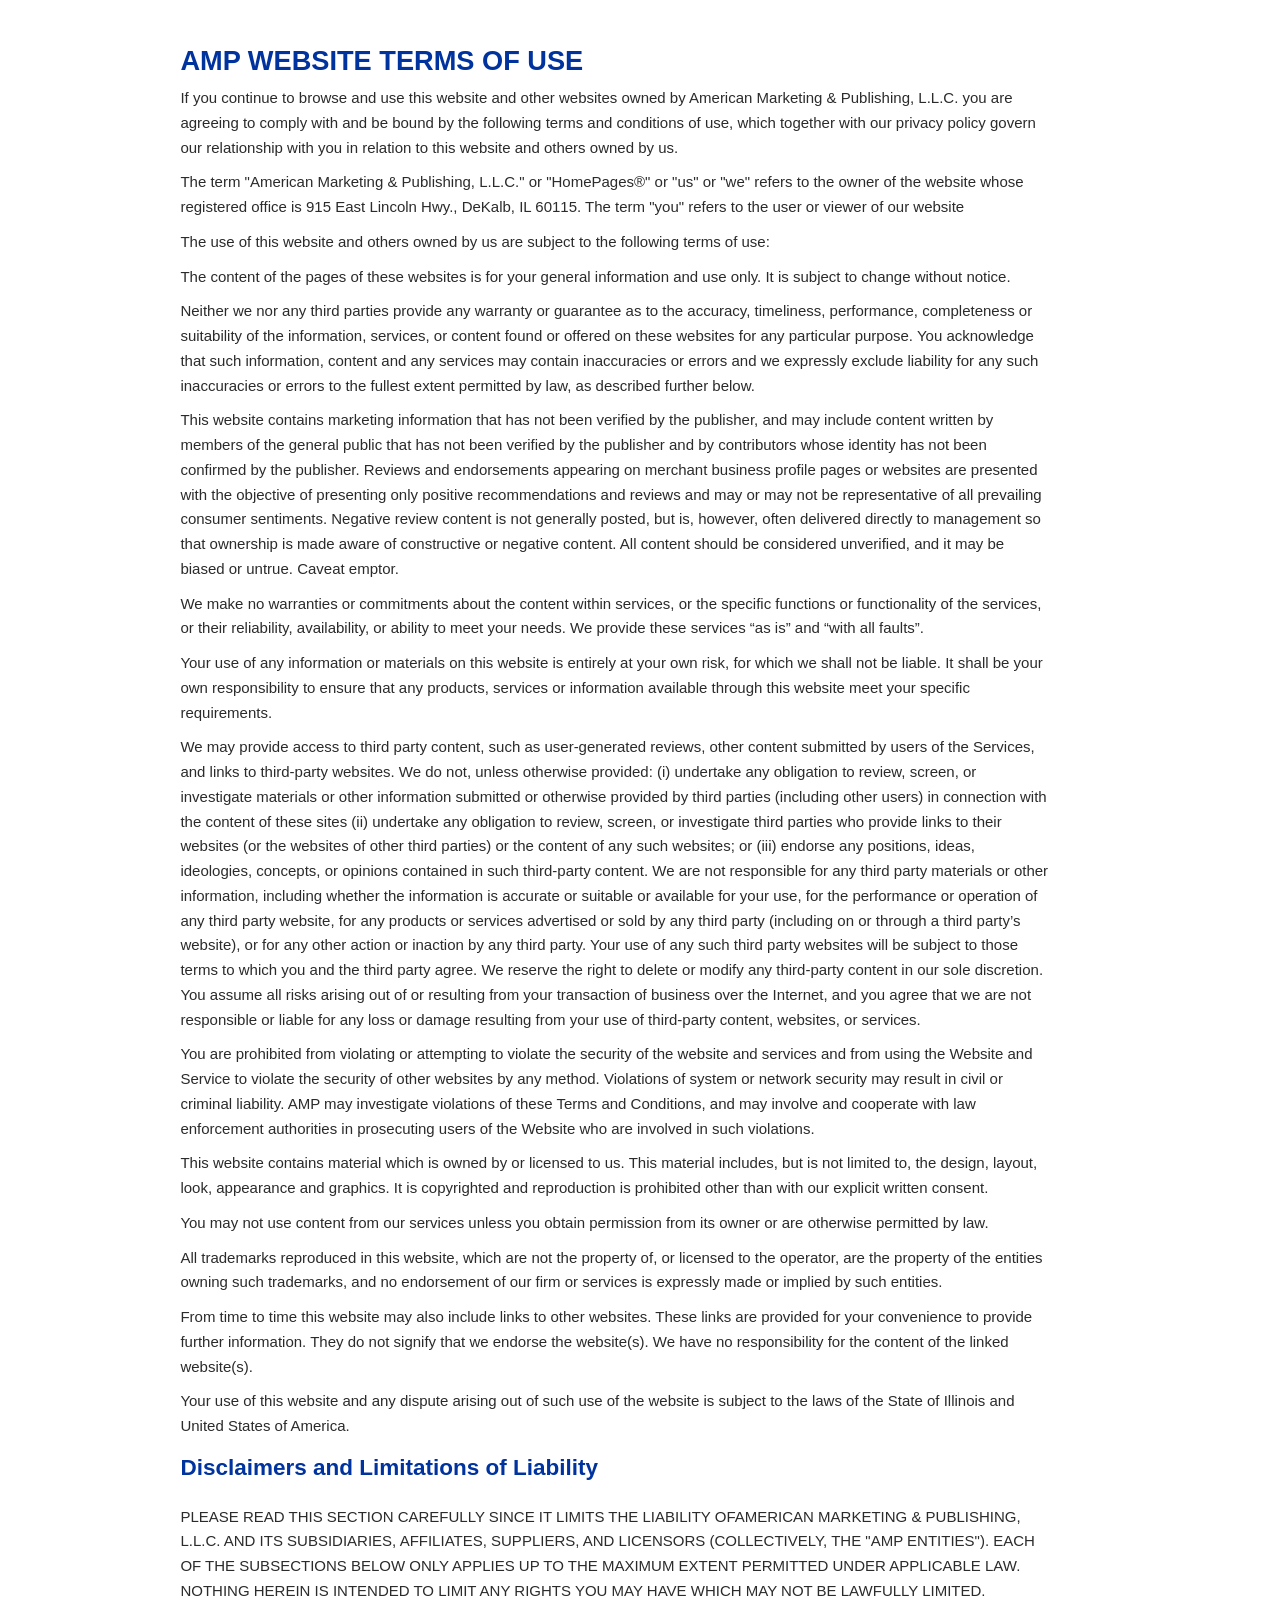
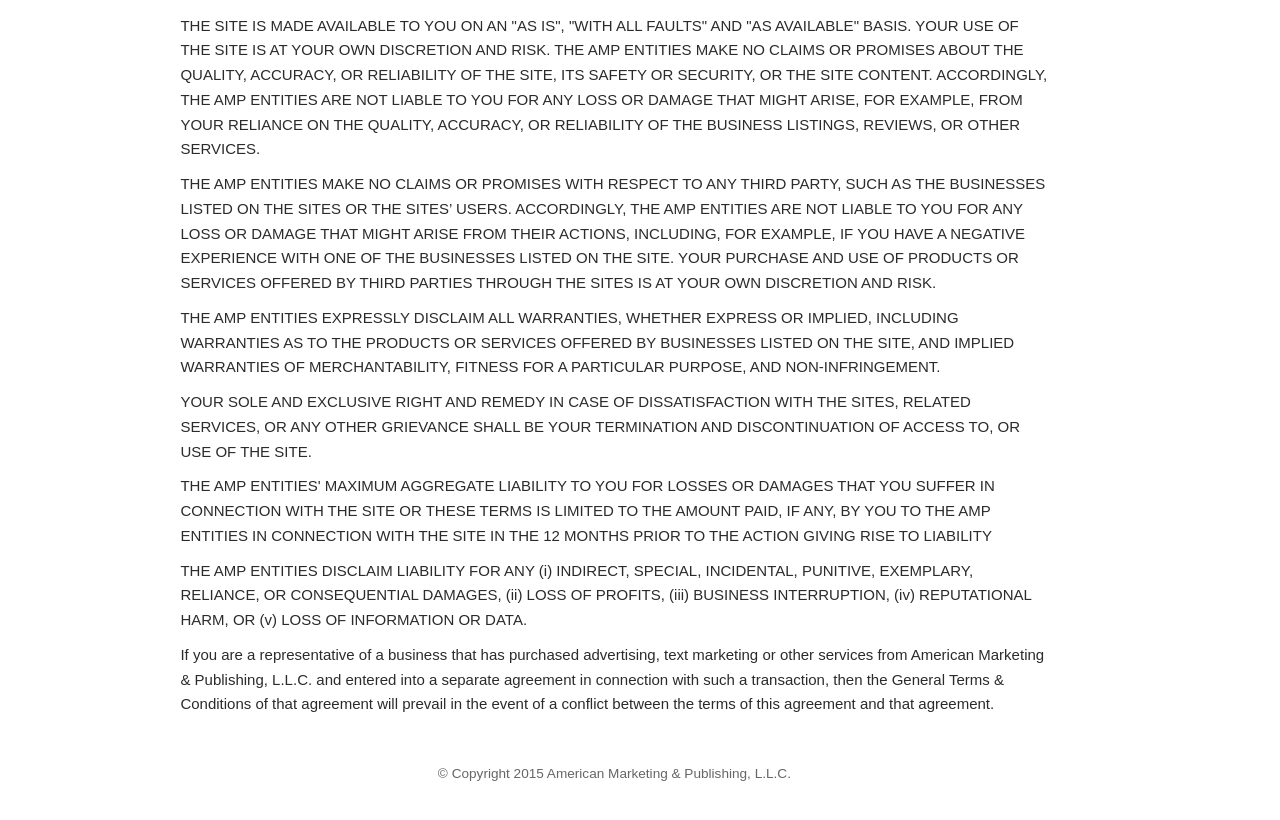
<file: oc/tos.html>
<!DOCTYPE html>
<html lang="en">
<head>
<!-- Google tag (gtag.js) -->
<script async src="https://www.googletagmanager.com/gtag/js?id=G-V057042YFK"></script>
<script>
  window.dataLayer = window.dataLayer || [];
  function gtag(){dataLayer.push(arguments);}
  gtag('js', new Date());

  gtag('config', 'G-V057042YFK');
</script>

    <meta charset="utf-8"/>
    <meta name="viewport" content="width=device-width, initial-scale=1"/>
    <meta name="format-detection" content="telephone=no"/>
    <title>Website Terms of Use | Hungry Bear Cafe &amp; Catering</title>
    <meta name="description" content="Legacy terms of use page for the Hungry Bear - Cafe &amp; Catering website. See the current Terms of Service for the up-to-date version."/>
    <meta name="robots" content="noindex, follow"/>
    <link rel="canonical" href="https://hungrybearbonduelwi.com/Home/TermsOfService"/>
    <meta name="author" content="Hungry Bear - Cafe &amp; Catering"/>
    <meta name="geo.region" content="US-WI"/>
    <meta name="geo.placename" content="Bonduel, Wisconsin"/>
    <meta name="geo.position" content="44.740319;-88.447331"/>
    <meta name="ICBM" content="44.740319, -88.447331"/>
    <meta property="og:type" content="website"/>
    <meta property="og:locale" content="en_US"/>
    <meta property="og:site_name" content="Hungry Bear - Cafe &amp; Catering"/>
    <meta property="og:title" content="Website Terms of Use | Hungry Bear Cafe &amp; Catering"/>
    <meta property="og:description" content="Legacy terms of use page for the Hungry Bear - Cafe &amp; Catering website. See the current Terms of Service for the up-to-date version."/>
    <meta property="og:url" content="https://hungrybearbonduelwi.com/oc/tos"/>
    <meta property="og:image" content="https://hungrybearbonduelwi.com/OptimaMedia/images/P_5046/95399ef1-e257-4754-9bdc-2b12252afa7d.jpg"/>
    <meta property="og:image:alt" content="Hungry Bear - Cafe &amp; Catering in Bonduel, Wisconsin"/>
    <meta name="twitter:card" content="summary_large_image"/>
    <meta name="twitter:title" content="Website Terms of Use | Hungry Bear Cafe &amp; Catering"/>
    <meta name="twitter:description" content="Legacy terms of use page for the Hungry Bear - Cafe &amp; Catering website. See the current Terms of Service for the up-to-date version."/>
    <meta name="twitter:image" content="https://hungrybearbonduelwi.com/OptimaMedia/images/P_5046/95399ef1-e257-4754-9bdc-2b12252afa7d.jpg"/>
    <link rel="icon" href="../favicon.ico" sizes="any"/>
    <link rel="icon" type="image/png" href="../favicon-32x32.png" sizes="32x32"/>
    <link rel="apple-touch-icon" href="../apple-touch-icon.png"/>
    <link rel="manifest" href="../site.webmanifest"/>
    <meta name="theme-color" content="#00339E"/>
    <link rel="preconnect" href="https://www.google.com"/>
    <link rel="dns-prefetch" href="https://www.google.com"/>
<link href="../oc/Content/Profile/style.css?version=1.1" type="text/css" rel="stylesheet"/>
  <link href="../oc/Content/Profile/universal.css" type="text/css" rel="stylesheet"/>
  <style type="text/css">
    h1, p
    {
      width: 100%;
      float: left;
      clear: left;
    }
    body
    {
      width: 96%;
      padding: 0 2%;
    }
    .wrapper
    {
      border: none;
    }
    #header
    {
      display: block;
    }
    .cp
    {
      display: block;
    }
  </style>
</head>
<body class="tos-page">
  <div class="tos-content">
    <h1 style="margin-top: 20px;">
      AMP WEBSITE TERMS OF USE
    </h1>
    <p>
      If you continue to browse and use this website and other websites owned by American
      Marketing & Publishing, L.L.C. you are agreeing to comply with and be bound by the
      following terms and conditions of use, which together with our privacy policy govern
      our relationship with you in relation to this website and others owned by us.
    </p>
    <p>
      The term "American Marketing & Publishing, L.L.C." or "HomePages®" or "us" or "we"
      refers to the owner of the website whose registered office is 915 East Lincoln Hwy.,
      DeKalb, IL 60115. The term "you" refers to the user or viewer of our website
    </p>
    <p>
      The use of this website and others owned by us are subject to the following terms
      of use:
    </p>
    <p>
      The content of the pages of these websites is for your general information and use
      only. It is subject to change without notice.</p>
    <p>
      Neither we nor any third parties provide any warranty or guarantee as to the accuracy,
      timeliness, performance, completeness or suitability of the information, services,
      or content found or offered on these websites for any particular purpose. You acknowledge
      that such information, content and any services may contain inaccuracies or errors
      and we expressly exclude liability for any such inaccuracies or errors to the fullest
      extent permitted by law, as described further below.</p>
    <p>
      This website contains marketing information that has not been verified by the publisher,
      and may include content written by members of the general public that has not been
      verified by the publisher and by contributors whose identity has not been confirmed
      by the publisher. Reviews and endorsements appearing on merchant business profile
      pages or websites are presented with the objective of presenting only positive recommendations
      and reviews and may or may not be representative of all prevailing consumer sentiments.
      Negative review content is not generally posted, but is, however, often delivered
      directly to management so that ownership is made aware of constructive or negative
      content. All content should be considered unverified, and it may be biased or untrue.
      Caveat emptor.
    </p>
    <p>
      We make no warranties or commitments about the content within services, or the specific
      functions or functionality of the services, or their reliability, availability,
      or ability to meet your needs. We provide these services “as is” and “with all faults”.
    </p>
    <p>
      Your use of any information or materials on this website is entirely at your own
      risk, for which we shall not be liable. It shall be your own responsibility to ensure
      that any products, services or information available through this website meet your
      specific requirements.</p>
    <p>
      We may provide access to third party content, such as user-generated reviews, other
      content submitted by users of the Services, and links to third-party websites. We
      do not, unless otherwise provided: (i) undertake any obligation to review, screen,
      or investigate materials or other information submitted or otherwise provided by
      third parties (including other users) in connection with the content of these sites
      (ii) undertake any obligation to review, screen, or investigate third parties who
      provide links to their websites (or the websites of other third parties) or the
      content of any such websites; or (iii) endorse any positions, ideas, ideologies,
      concepts, or opinions contained in such third-party content. We are not responsible
      for any third party materials or other information, including whether the information
      is accurate or suitable or available for your use, for the performance or operation
      of any third party website, for any products or services advertised or sold by any
      third party (including on or through a third party’s website), or for any other
      action or inaction by any third party. Your use of any such third party websites
      will be subject to those terms to which you and the third party agree. We reserve
      the right to delete or modify any third-party content in our sole discretion. You
      assume all risks arising out of or resulting from your transaction of business over
      the Internet, and you agree that we are not responsible or liable for any loss or
      damage resulting from your use of third-party content, websites, or services.</p>
    <p>
      You are prohibited from violating or attempting to violate the security of the website
      and services and from using the Website and Service to violate the security of other
      websites by any method. Violations of system or network security may result in civil
      or criminal liability. AMP may investigate violations of these Terms and Conditions,
      and may involve and cooperate with law enforcement authorities in prosecuting users
      of the Website who are involved in such violations.
    </p>
    <p>
      This website contains material which is owned by or licensed to us. This material
      includes, but is not limited to, the design, layout, look, appearance and graphics.
      It is copyrighted and reproduction is prohibited other than with our explicit written
      consent.
    </p>
    <p>
      You may not use content from our services unless you obtain permission from its
      owner or are otherwise permitted by law.</p>
    <p>
      All trademarks reproduced in this website, which are not the property of, or licensed
      to the operator, are the property of the entities owning such trademarks, and no
      endorsement of our firm or services is expressly made or implied by such entities.</p>
    <p>
      From time to time this website may also include links to other websites. These links
      are provided for your convenience to provide further information. They do not signify
      that we endorse the website(s). We have no responsibility for the content of the
      linked website(s).</p>
    <p>
      Your use of this website and any dispute arising out of such use of the website
      is subject to the laws of the State of Illinois and United States of America.</p>
    <h2>
      Disclaimers and Limitations of Liability</h2>
    <p>
      PLEASE READ THIS SECTION CAREFULLY SINCE IT LIMITS THE LIABILITY OFAMERICAN MARKETING
      & PUBLISHING, L.L.C. AND ITS SUBSIDIARIES, AFFILIATES, SUPPLIERS, AND LICENSORS
      (COLLECTIVELY, THE "AMP ENTITIES"). EACH OF THE SUBSECTIONS BELOW ONLY APPLIES UP
      TO THE MAXIMUM EXTENT PERMITTED UNDER APPLICABLE LAW. NOTHING HEREIN IS INTENDED
      TO LIMIT ANY RIGHTS YOU MAY HAVE WHICH MAY NOT BE LAWFULLY LIMITED.</p>
    <p>
      THE SITE IS MADE AVAILABLE TO YOU ON AN "AS IS", "WITH ALL FAULTS" AND "AS AVAILABLE"
      BASIS. YOUR USE OF THE SITE IS AT YOUR OWN DISCRETION AND RISK. THE AMP ENTITIES
      MAKE NO CLAIMS OR PROMISES ABOUT THE QUALITY, ACCURACY, OR RELIABILITY OF THE SITE,
      ITS SAFETY OR SECURITY, OR THE SITE CONTENT. ACCORDINGLY, THE AMP ENTITIES ARE NOT
      LIABLE TO YOU FOR ANY LOSS OR DAMAGE THAT MIGHT ARISE, FOR EXAMPLE, FROM YOUR RELIANCE
      ON THE QUALITY, ACCURACY, OR RELIABILITY OF THE BUSINESS LISTINGS, REVIEWS, OR OTHER
      SERVICES.</p>
    <p>
      THE AMP ENTITIES MAKE NO CLAIMS OR PROMISES WITH RESPECT TO ANY THIRD PARTY, SUCH
      AS THE BUSINESSES LISTED ON THE SITES OR THE SITES’ USERS. ACCORDINGLY, THE AMP
      ENTITIES ARE NOT LIABLE TO YOU FOR ANY LOSS OR DAMAGE THAT MIGHT ARISE FROM THEIR
      ACTIONS, INCLUDING, FOR EXAMPLE, IF YOU HAVE A NEGATIVE EXPERIENCE WITH ONE OF THE
      BUSINESSES LISTED ON THE SITE. YOUR PURCHASE AND USE OF PRODUCTS OR SERVICES OFFERED
      BY THIRD PARTIES THROUGH THE SITES IS AT YOUR OWN DISCRETION AND RISK.</p>
    <p>
      THE AMP ENTITIES EXPRESSLY DISCLAIM ALL WARRANTIES, WHETHER EXPRESS OR IMPLIED,
      INCLUDING WARRANTIES AS TO THE PRODUCTS OR SERVICES OFFERED BY BUSINESSES LISTED
      ON THE SITE, AND IMPLIED WARRANTIES OF MERCHANTABILITY, FITNESS FOR A PARTICULAR
      PURPOSE, AND NON-INFRINGEMENT.
    </p>
    <p>
      YOUR SOLE AND EXCLUSIVE RIGHT AND REMEDY IN CASE OF DISSATISFACTION WITH THE SITES,
      RELATED SERVICES, OR ANY OTHER GRIEVANCE SHALL BE YOUR TERMINATION AND DISCONTINUATION
      OF ACCESS TO, OR USE OF THE SITE.</p>
    <p>
      THE AMP ENTITIES' MAXIMUM AGGREGATE LIABILITY TO YOU FOR LOSSES OR DAMAGES THAT
      YOU SUFFER IN CONNECTION WITH THE SITE OR THESE TERMS IS LIMITED TO THE AMOUNT PAID,
      IF ANY, BY YOU TO THE AMP ENTITIES IN CONNECTION WITH THE SITE IN THE 12 MONTHS
      PRIOR TO THE ACTION GIVING RISE TO LIABILITY</p>
    <p>
      THE AMP ENTITIES DISCLAIM LIABILITY FOR ANY (i) INDIRECT, SPECIAL, INCIDENTAL, PUNITIVE,
      EXEMPLARY, RELIANCE, OR CONSEQUENTIAL DAMAGES, (ii) LOSS OF PROFITS, (iii) BUSINESS
      INTERRUPTION, (iv) REPUTATIONAL HARM, OR (v) LOSS OF INFORMATION OR DATA.</p>
    <p>
      If you are a representative of a business that has purchased advertising, text marketing
      or other services from American Marketing & Publishing, L.L.C. and entered into
      a separate agreement in connection with such a transaction, then the General Terms
      & Conditions of that agreement will prevail in the event of a conflict between the
      terms of this agreement and that agreement.
    </p>
  </div>
  <div id="footer">
    <span class="cp">&#169; Copyright 2015 American Marketing & Publishing, L.L.C. </span>
  </div>
</body>
</html>
</file>
<file: Content/Templates/template_6.css>
.grecaptcha-badge {
    visibility: hidden;
}

html, body {
    height: 100%;
}

body {
    min-height: 100vh;
    position: relative;
    display: flex;
    flex-direction: column;
    background-color: #F7F7F7;
    color: rgba(0,0,0,.7);
}

.pages {
    padding-top: 18rem;
}

.pages-left {
    padding-top: 14rem;
}

.navbar-nav {
    max-height: 95vh;
    /*overflow: auto;*/
}

.navbar {
    /*box-shadow: 0 2px 8px rgba(0, 0, 0, 0.1);*/
}

.navbar-attribute {
    text-transform: uppercase;
}

.navbar-hours {
    position: absolute;
    left: 50%;
    margin: -75px;
}

.navbar-toggler > .close {
    display: inline;
}

.navbar-toggler.collapsed > .close, .navbar-toggler:not(.collapsed) > .navbar-toggler-icon {
    display: none;
}

.custom-fixed-top {
    -webkit-box-shadow: rgba(0, 0, 0, 0.33) 0px 1px 10px 0px;
    -moz-box-shadow: rgba(0, 0, 0, 0.33) 0px 1px 10px 0px;
    box-shadow: rgba(0, 0, 0, 0.33) 0px 1px 10px 0px;
}

.bg-default-color {
    background-color: #fff !important;
}

.bg-alt-color {
    background-color: #F7F7F7 !important;
    border-radius: .25rem;
}

.bg-review-color {
    background-color: #fff !important;
}

.bg-section-color {
    background-color: #6c757d !important;
    color: White;
}

.framed-text {
    background-color: White !important;
    opacity: .8;
    border-radius: .25rem;
}

.nav-logo {
    width: auto;
    height: 150px;
    -webkit-transition: all .2s ease-in-out;
    -moz-transition: all .2s ease-in-out;
    -o-transition: all .2s ease-in-out;
    transition: all .2s ease-in-out;
}

.menu-container > li > a {
    text-transform: uppercase;
}

.nav-business-name {
    font-weight: bold;
    font-size: 1.5em;
}

.nav-address {
    font-weight: bold;
    font-size: 1em;
}

.nav-phone {
    font-weight: bold;
    font-size: 1em;
}

#PhoneNav .fas {
    background-color: grey;
    color: #fff;
    border-radius: 50%;
    width: 20px;
    height: 20px;
    position: relative;
    margin-right: 3px;
    top: 5px;
}

    #PhoneNav .fas:before {
        position: absolute;
        top: 50%;
        left: 50%;
        -webkit-transform: translate(-50%, -50%);
        transform: translate(-50%, -50%);
    }

.phone-nav-mobile {
    color: rgba(0,0,0,.7);
    font-size: .8rem;
}

    .phone-nav-mobile:hover {
        color: rgba(0,0,0,1);
        text-decoration: none;
    }

.description {
    z-index: 2;
    letter-spacing: 2px;
    text-transform: uppercase;
    font-size: 5em;
    color: White;
    text-shadow: 2px 2px 5px rgba(0,0,0, .3);
    font-weight: bold;
}

.heading {
    font-size: 3em;
    letter-spacing: 5px;
    text-transform: uppercase;
    font-weight: 600;
}

/*.home-content {
    min-height: 85vh;
}*/

.home-banner {
    min-height: 25vh;
    width: 100%;
    display: flex;
    flex: 1 0 auto;
}

.parallax {
    position: relative;
    z-index: 2;
}

.parallax-image {
    position: absolute;
    z-index: -1;
    top: 0;
    bottom: 0;
    left: 0;
    right: 0;
    opacity: 0;
    width: 100%;
    height: 100%;
    background-size: cover !important;
    background-position: 50% 50% !important;
    background-repeat: no-repeat;
    transition: opacity 1s ease-in-out;
}

    .parallax-image.show {
        opacity: 1;
    }

    .parallax-image.opacity {
        opacity: .3;
    }

.banner {
    min-height: 40vh;
    width: 100%;
    display: flex;
    flex: 1 0 auto;
}

.banner-image {
    position: absolute;
    z-index: -1;
    top: 0;
    bottom: 0;
    left: 0;
    right: 0;
    width: 100%;
    height: 100%;
    background-size: cover !important;
    background-position: 50% 50% !important;
    background-repeat: no-repeat;
}

.banner-image-opacity {
    opacity: .3;
}

.banner-information {
    z-index: 2;
    letter-spacing: 2px;
    text-transform: uppercase;
    font-size: 5em;
    color: White;
    text-shadow: 2px 2px 5px rgba(0,0,0, .3);
    font-weight: bold;
}

.banner-sub {
    color: rgba(0,0,0,.7);
    font-size: 1em;
}

.bg-image-container {
    position: relative;
    z-index: 1;
    min-height: 25vh;
}

.bg-image {
    position: absolute;
    z-index: -1;
    top: 0;
    bottom: 0;
    left: 0;
    right: 0;
    width: 100%;
    height: 100%;
    background-size: cover !important;
    background-position: 50% 50% !important;
    background-repeat: no-repeat;
}

.bg-image-opacity {
    opacity: .7;
}

.testimonial-blurb {
    position: relative;
    background: white;
    opacity: .8;
    box-shadow: 1rem 1rem 0 rgba(0, 0, 0, 0.6);
    border-radius: .25rem;
}

.inline-image {
    width: auto;
    height: 500px;
    object-fit: cover;
}

.imagery-grid-container {
    position: relative;
    width: 100%;
}

.imagery-photo-container {
    display: block;
    overflow: hidden;
    position: relative;
}

    .imagery-photo-container::before {
        content: "";
        display: block;
        padding-top: 100%;
    }

.imagery-inline-image {
    position: absolute;
    top: 0;
    left: 0;
    margin: auto;
    text-align: center;
    right: 0;
    width: 100.25%;
    height: 100.25%;
    background-position: 50%;
    background-repeat: no-repeat;
    background-size: cover;
    object-fit: cover;
    -webkit-transition: -webkit-transform 0.3s ease;
    transition: -webkit-transform 0.3s ease;
    transition: transform 0.3s ease;
    transition: transform 0.3s ease, -webkit-transform 0.3s ease;
    -webkit-filter: brightness(100%);
    -moz-filter: brightness(100%);
    -o-filter: brightness(100%);
    -ms-filter: brightness(100%);
    filter: brightness(100%);
}

.imagery-photo:hover {
    cursor: pointer;
    opacity: 1;
}

    .imagery-photo:hover > .imagery-inline-image::before {
        background-color: #080808;
    }

    .imagery-photo:hover > .imagery-inline-image {
        transform: scale(1.1);
        -webkit-transition: -webkit-transform 0.3s ease;
        transition: -webkit-transform 0.3s ease;
        transition: transform 0.3s ease;
        transition: transform 0.3s ease, -webkit-transform 0.3s ease;
        -webkit-filter: brightness(70%);
        -moz-filter: brightness(70%);
        -o-filter: brightness(70%);
        -ms-filter: brightness(70%);
        filter: brightness(70%);
    }

.overlay {
    position: relative;
    float: left;
    width: 100%;
    z-index: 1;
    cursor: pointer;
    -webkit-filter: brightness(70%);
    -moz-filter: brightness(70%);
    -o-filter: brightness(70%);
    -ms-filter: brightness(70%);
    filter: brightness(70%);
}

    .overlay:hover {
        -webkit-filter: brightness(100%);
        -moz-filter: brightness(100%);
        -o-filter: brightness(100%);
        -ms-filter: brightness(100%);
        filter: brightness(100%);
    }

.imagery-video {
    pointer-events: none;
}

#contactPhone {
    font-weight: bold;
}

.contact-phone {
    font-size: 1.5em;
}

.contact-phone-alt {
    font-size: 1em;
    font-weight: bold;
    color: rgba(0,0,0,.7);
}

    .contact-phone-alt:hover {
        color: rgba(0,0,0,.9);
        text-decoration: none;
    }

.nav-link {
    font-weight: bold;
}

.header-item {
    letter-spacing: 1.5px;
    text-transform: uppercase;
}

.content {
    flex: 1 0 auto;
    /*margin-top: 150px;*/
}

.content-header {
    font-size: 0.8rem;
    font-weight: 600;
}

.content-body {
    font-size: 1.15em;
}

.content-body-heading {
    font-size: 2.5rem;
    font-weight: bold;
}

.section-header {
    letter-spacing: 2px;
    text-transform: uppercase;
    font-size: 2em;
}

.content-body-sub-heading {
    font-size: 1.5rem;
    font-weight: bold;
}

.content-body-list {
    font-size: 1em;
    font-weight: normal;
    font-style: italic;
}

.image-slider > img {
    width: auto;
    height: 500px;
}

.image-slider-thumbnail > img {
    width: 100px;
    height: 100px;
}

.image-slider-thumbnail {
    cursor: pointer;
}

.slider-attributes-container {
    display: flex;
    width: 100%;
    margin: auto auto;
    padding: 0 5%;
    align-self: center;
    justify-items: center;
    background-color: #ececee;
}
.slider-attributes {
    width:60%;
}

#circle-attributes {
    display: none;
}

.image-slider-attributes-border {
    border: 8px solid #fff;
    border-radius: 50%;
    -moz-border-radius: 50%;
    -webkit-border-radius: 50%;
    height: 15em !important;
    width: 15em !important;
}

.image-slider-attributes-border-inner {
    border: 8px solid #e0e0e0;
    border-radius: 50%;
    -moz-border-radius: 50%;
    -webkit-border-radius: 50%;
    height: 14em !important;
    width: 14em !important;
}

.image-slider-attributes {
    background-color: #b8cd40;
    border-radius: 50%;
    -moz-border-radius: 50%;
    -webkit-border-radius: 50%;
    height: 13em !important;
    width: 13em !important;
}

    .image-slider-attributes span {
        font-weight: bold;
        font-size: 1.1rem;
        text-transform: uppercase;
        text-align: center;
        align-items: center;
        line-height: 1.20em;
        color: rgba(0,0,0,.7);
    }

.slider-single > button {
    display: none;
}

.slick-prev, .slick-next {
    color: #fff;
    background-color: transparent;
    border-color: transparent;
    border-radius: .25rem;
}

    .slick-prev::before, .slick-next::before {
        font-size: 30px;
    }

    .slick-prev:before {
        color: rgba(0,0,0,.7);
        content: "<";
        opacity: 1;
        font-weight: bold;
    }

    .slick-next:before {
        color: rgba(0,0,0,.7);
        content: ">";
        opacity: 1;
        font-weight: bold;
    }

    .slick-prev:hover, .slick-prev:focus, .slick-next:hover, .slick-next:focus {
        color: rgba(0,0,0,.4);
    }

.slider-nav > .slick-prev {
    background-color: #f5f5f5;
    top: 50%;
    height: 100%;
    width: 1.88rem;
    left: -2.5rem;
    opacity: 1;
}

.slider-nav > .slick-next {
    background-color: #f5f5f5;
    top: 50%;
    height: 100%;
    width: 1.88rem;
    right: -2.5rem;
    opacity: 1;
}

.slider-attributes > .slick-prev {
    background-color: transparent;
    color: #fff;
    font-weight: bold;
    top: 50%;
    height: 100%;
    width: 1.88rem;
    left: -2.5rem;
    opacity: 1;
}

.slider-attributes > .slick-next {
    background-color: transparent;
    color: #fff;
    font-weight: bold;
    top: 50%;
    height: 100%;
    width: 1.88rem;
    right: -2.5rem;
    opacity: 1;
}

.slider-single > .slick-prev {
    top: 50%;
    height: 10%;
    width: 1.88rem;
    left: 5rem;
    z-index: 10;
    background-color: #939393;
    opacity: .8;
    display: none !important;
}

.slider-single > .slick-next {
    top: 50%;
    height: 10%;
    width: 1.88rem;
    right: 5rem;
    z-index: 10;
    background-color: #939393;
    opacity: .8;
    display: none !important;
}

.slider-imagery > .slick-prev {
    top: 50%;
    height: 10%;
    width: 1.88rem;
    left: 0rem;
    z-index: 10;
    background-color: #939393;
    opacity: .8;
}

.slider-imagery > .slick-next {
    top: 50%;
    height: 10%;
    width: 1.88rem;
    right: 0rem;
    z-index: 10;
    background-color: #939393;
    opacity: .8;
}

.slider-video > .slick-prev {
    top: 50%;
    height: 10%;
    width: 1.88rem;
    left: 0rem;
    z-index: 10;
    background-color: #939393;
    opacity: .8;
}

.slider-video > .slick-next {
    top: 50%;
    height: 10%;
    width: 1.88rem;
    right: 0rem;
    z-index: 10;
    background-color: #939393;
    opacity: .8;
}

.slick-next:hover, .slick-prev:hover {
    background-color: #e0e0e0;
}

#gmMultiLocation {
    height: 600px;
    width: 100%;
}

.modal-xl {
    max-width: 1200px;
}

video {
    width: 100% !important;
    height: auto !important;
    margin-bottom: 20px;
}

.videoWrapper {
    position: relative;
    padding-bottom: 56.25%; /* 16:9 */
    height: 0;
    margin-bottom: 30px;
}

    .videoWrapper iframe {
        position: absolute;
        top: 0;
        left: 0;
        width: 100%;
        height: 100%;
        border: none !important;
    }

.videoPageWrapper {
    position: relative;
    padding-bottom: 56.25%; /* 16:9 */
    height: 0;
    margin-bottom: 30px;
}

    .videoPageWrapper iframe {
        position: absolute;
        top: 0;
        left: 0;
        width: 100%;
        height: 100%;
        border: none !important;
    }

.br-widget {
    height: 22px;
    width: 135px;
    margin-top: 0px;
}

.br-widget a {
    background: url(../../content/profile/images/star_yellow.png);
    width: 19px;
    height: 18px;
    display: block;
    float: left;
    margin-right: 5px;
}

.br-widget a:hover, .br-widget a.br-active, .br-widget a.br-selected {
    background-position: 0 18px;
}

#newReview textarea.error, #newReview input.error {
    border: 1px solid red;
}

#newReview div.br-widget.error {
    border: 1px solid red;
    border-radius: 5px;
    width: 122px;
}

#newReview div.br-widget.error:hover {
    width: 135px;
}

.btn-default:hover {
    background-color: #E0E0E0
}

.footer {
    flex-shrink: 0;
    margin-top: auto;
    -webkit-box-shadow: rgba(0, 0, 0, 0.33) 0px 1px 10px 0px;
    -moz-box-shadow: rgba(0, 0, 0, 0.33) 0px 1px 10px 0px;
    box-shadow: rgba(0, 0, 0, 0.33) 0px 1px 10px 0px;
}

.footer-content {
    font-size: .85em;
}

.business-info-footer {
    list-style: none;
}

    .business-info-footer li:not(:last-child)::after {
        content: " | ";
        position: relative;
        right: -5px;
        top: -2px;
    }

.header-address {
    list-style: none;
}

    .header-address li:not(:last-child)::after {
        content: " | ";
        position: relative;
        right: -5px;
        top: -2px;
    }

#phoneLink {
    color: White !important;
}

.section-header {
    letter-spacing: 2px;
    text-transform: uppercase;
    font-size: 2em;
}


.light {
    color: white !important;
}

.dark {
    color: rgba(0,0,0,.7) !important;
}

.about-image {
    max-height: 250px;
}

.star-rating-image {
    max-width: 150px;
}

.star-rating-circle {
    max-width: 150px;
}

.rating-image-domain {
    width: 115px;
    height: 45px;
    box-shadow: 3px 3px 5px rgba(0,0,0,.1);
}

    .rating-image-domain > img {
        max-width: 100%;
        max-height: 100%;
    }

.review-domain-hover {
    background-color: #fff;
}

    .review-domain-hover:hover {
        background-color: #e2e6ea;
    }

.external-review-link {
    color: rgba(0,0,0,.7);
    text-transform: uppercase;
}

    .external-review-link:hover {
        color: rgba(0,0,0,.7);
        text-decoration: none;
        cursor: default;
    }

.internal-testimonial {
    color: rgba(0,0,0,.7);
    text-transform: uppercase;
}

.review-submitted {
    font-weight: bold;
    font-size: 1.15em;
}

.review-quotes {
    font-size: 1.5em;
    background-color: #ffc20e;
    color: White;
}

.review {
    font-size: 1.15em;
}

.review-authordate {
    font-style: italic;
    font-size: 1em;
}

.review-author {
    font-weight: 600;
}

.blurb-review-info {
    margin-top: 1rem;
    margin-bottom: 1rem;
}

.blurb-more {
    margin-top: 1rem;
}

.blurb-review {
    margin-top: .5rem;
    font-size: 1.15em;
}

.blurb-authordate {
    margin-top: .5rem;
    font-style: italic;
    font-size: .85em;
    font-weight: bold;
}

.section-information {
    font-size: 1.25em;
    line-height: 1.75em;
}


.post-start-date-init {
    font-weight: 600;
    font-size: 1.25rem;
}

.post-start-date {
    font-weight: 600;
    font-size: 1rem;
}

.post-end-date {
    font-weight: 600;
    font-size: .85rem;
    font-style: italic;
}

.post-attention-grabber {
    font-weight: 900;
    font-size: 2rem;
}

.post-title-info {
    font-weight: 600;
    font-size: 1.25rem;
}

.post-body-info {
    font-size: 1rem;
}

.post-image > a > img {
    max-height: 250px;
}

.post-image {
    height: 25vh;
}

#posts-banner-alert {
    margin-top: .5rem !important;
}

.font-change {
    color: rgba(0,0,0,.7);
}

a {
    color: #2F92D7;
}

.override-width-limit {
    width: auto !important;
    max-width: 100% !important;
}

#facebook-social > i {
    color: #3B5998;
}

#google-social > i {
    color: #1A73E8;
}

#yelp-social > i {
    color: #D32323;
}

#twitter-social > i {
    color: #55ACEE;
}

#instagram-social > i {
    color: #D32E79;
}

#linkedin-social > i {
    color: #007BB5;
}

.social-link > i:hover {
    -webkit-transform: scale(1.25); /* Safari and Chrome */
    -moz-transform: scale(1.25); /* Firefox */
    -ms-transform: scale(1.25); /* IE 9 */
    -o-transform: scale(1.25); /* Opera */
    transform: scale(1.25);
}

.social-link-footer > i:hover {
    -webkit-transform: scale(1.25); /* Safari and Chrome */
    -moz-transform: scale(1.25); /* Firefox */
    -ms-transform: scale(1.25); /* IE 9 */
    -o-transform: scale(1.25); /* Opera */
    transform: scale(1.25);
}

.remove-hyperlink-style {
    text-decoration: none !important;
    color: #212529 !important;
    display: inline-block !important;
}

.capture-liability {
    font-size: .9rem;
    font-style: italic;
}

.grecaptcha-info {
    font-size: .75rem;
}

.payment-img {
    width: 30px;
    height: auto;
}

.ui-contextmenu {
    z-index: 1;
}

.fc-event-container > a {
    margin: .75em;
}

.loader {
    border: 16px solid #f3f3f3; /* Light grey */
    border-top: 16px solid #3498db;
    border-bottom: 16px solid #3498db;
    border-radius: 50%;
    width: 50px;
    height: 50px;
    animation: spin 2s linear infinite;
    position: fixed;
    top: 50%;
    left: 50%;
    z-index: 2000;
    margin-top: -25px;
    margin-left: -25px;
}

.payment-img {
    width: 30px;
    height: auto;
}

@keyframes spin {
    0% {
        transform: rotate(0deg);
    }

    100% {
        transform: rotate(360deg);
    }
}

@keyframes Fade-In-ANIMATION {
    from {
        height: 0;
        opacity: 0;
        visibility: hidden;
    }

    to {
        height: 100%;
        opacity: 1;
        visibility: visible;
    }
}

@-webkit-keyframes Fade-In-ANIMATION {
    from {
        height: 0;
        opacity: 0;
        visibility: hidden;
    }

    to {
        height: 100%;
        opacity: 1;
        visibility: visible;
    }
}

@-moz-keyframes Fade-In-ANIMATION {
    from {
        height: 0;
        opacity: 0;
        visibility: hidden;
    }

    to {
        height: 100%;
        opacity: 1;
        visibility: visible;
    }
}

@-o-keyframes Fade-In-ANIMATION {
    from {
        height: 0;
        opacity: 0;
        visibility: hidden;
    }

    to {
        height: 100%;
        opacity: 1;
        visibility: visible;
    }
}

/* ============ only desktop view ============ */
@media all and (min-width: 1200px) {
    .navbar .nav-item .dropdown-menu {
        display: block;
        opacity: 0;
        visibility: hidden;
        transition: .3s;
        margin-top: 0;
    }

    .navbar .nav-item:hover .nav-link {
        color: #b9b9b9;
    }

    .navbar .dropdown-menu.fade-down {
        top: 80%;
        transform: rotateX(-75deg);
        transform-origin: 0% 0%;
    }

    .navbar .dropdown-menu.fade-up {
        top: 180%;
    }

    .navbar .nav-item:hover .dropdown-menu {
        transition: .3s;
        opacity: 1;
        visibility: visible;
        top: 100%;
        transform: rotateX(0deg);
    }
}
/* ============ desktop view .end// ============ */

@media screen and (max-width: 479px) {
    .carousel-cell {
        width: 30%;
        height: auto;
        border-radius: 5px;
        margin-right: 10px;
        counter-increment: gallery-cell;
    }

        .carousel-cell > img {
            width: 125px !important;
            height: 125px !important;
        }

    .carousel-review {
        font-size: small;
        padding-right: 15px;
        padding-left: 15px;
    }

    .carousel-review-authordate {
        padding-bottom: 10px;
    }

    .carousel-review-author {
        font-size: medium;
        font-weight: normal;
        font-style: italic;
        padding-top: 10px;
    }

    .carousel-review-date {
        font-size: small;
        font-weight: normal;
        font-style: italic;
        padding-top: 5px;
    }

    .carousel-review-provided-by {
        font-size: small;
        font-weight: 500;
        margin-top: 10px;
    }

    .captcha-responsive {
        transform: scale(0.7);
        -webkit-transform: scale(0.7);
        transform-origin: 0 0;
        -webkit-transform-origin: 0 0;
    }

    .image-slider > img {
        width: auto;
        height: 300px;
    }

    #gmMultiLocation {
        height: 300px;
    }

    .banner-information {
        font-size: 2em !important;
    }

    .slider-nav {
        display: none;
    }

    .slider-attributes-container {
        display: none;
    }

    #circle-attributes {
        display: block;
    }
}

@media screen and (min-width: 480px) and (max-width: 599px) {
    .carousel-cell {
        width: 30.5%;
        height: auto;
        border-radius: 5px;
        margin-right: 10px;
        counter-increment: gallery-cell;
    }

        .carousel-cell > img {
            width: 175px !important;
            height: 175px !important;
        }

    .image-slider > img {
        width: auto;
        height: 300px;
    }

    .slider-nav {
        display: none;
    }

    .slider-attributes-container {
        display: none;
    }

    #circle-attributes {
        display:block;
    }

    #gmMultiLocation {
        height: 300px;
    }
}

@media screen and (min-width: 600px) and (max-width: 768px) {
    .carousel-cell {
        width: 31.5%;
        height: auto;
        border-radius: 5px;
        margin-right: 10px;
        counter-increment: gallery-cell;
    }

        .carousel-cell > img {
            width: 225px !important;
            height: 225px !important;
        }

    .image-slider > img {
        width: auto;
        height: 400px;
    }

    .slider-nav {
        display: none;
    }

    .slider-attributes-container {
        display: none;
    }

    #circle-attributes {
        display: block;
    }

    #gmMultiLocation {
        height: 450px;
    }

    #nav-phone-social {
        display:flex; 
        flex-wrap:wrap; 
        justify-content:center;
    }
}

@media screen and (min-width: 769px) and (max-width: 974px) {
    .carousel-cell {
        width: 32%;
        height: auto;
        border-radius: 5px;
        margin-right: 10px;
        counter-increment: gallery-cell;
    }

        .carousel-cell > img {
            width: 275px !important;
            height: 275px !important;
        }

    .carousel-reviews-cell {
        width: 31.5%;
        height: auto;
        border-radius: 5px;
        margin-right: 10px;
        margin-left: 10px;
        counter-increment: gallery-cell;
    }

    .image-slider > img {
        width: auto;
        height: 450px;
    }

    .image-slider-thumbnail > img {
        width: 50px;
        height: 50px;
    }

    .slider-nav {
        display: none;
    }

    .slider-attributes-container {
        display: none;
    }

    #circle-attributes {
        display: block;
    }
}

@media screen and (min-width: 975px) and (max-width: 1279px) {
    .carousel-cell {
        width: 32%;
        height: auto;
        border-radius: 5px;
        margin-right: 10px;
        counter-increment: gallery-cell;
    }

        .carousel-cell > img {
            width: 275px !important;
            height: 275px !important;
        }

    .carousel-reviews-cell {
        width: 32%;
        height: auto;
        border-radius: 5px;
        margin-right: 10px;
        margin-left: 10px;
        counter-increment: gallery-cell;
    }

    .image-slider-thumbnail > img {
        width: 55px;
        height: 55px;
    }

    .slider-attributes {
        width:100%;
    }
}

@media screen and (min-width: 1280px) and (max-width: 1500px) {
    .carousel-cell {
        width: 32%;
        height: auto;
        border-radius: 5px;
        margin-right: 10px;
        counter-increment: gallery-cell;
    }

        .carousel-cell > img {
            width: 315px !important;
            height: 315px !important;
        }

    .image-slider-thumbnail > img {
        width: 75px;
        height: 75px;
    }

    .slider-attributes {
        width: 80%;
    }
}

@media screen and (min-width: 1500px) and (max-width: 1750px) {
    .image-slider-thumbnail > img {
        width: 85px;
        height: 85px;
    }

    .slider-attributes{
        width:70%;
    }
}

@media screen and (min-width: 479px) and (max-width: 767px) {
    .carousel-review {
        font-size: medium;
        padding-right: 15px;
        padding-left: 15px;
    }

    .carousel-review-authordate {
        padding-bottom: 10px;
    }

    .carousel-review-author {
        font-size: medium;
        font-weight: normal;
        font-style: italic;
        padding-top: 10px;
    }

    .carousel-review-date {
        font-size: small;
        font-weight: normal;
        font-style: italic;
        padding-top: 5px;
    }

    .carousel-review-provided-by {
        font-size: medium;
        font-weight: 500;
        margin-top: 10px;
    }
}

@media (max-width: 767.98px) {
    .nav-logo {
        height: 115px !important;
    }

    .carousel-reviews-cell {
        width: 100%;
        height: auto;
        border-radius: 5px;
        margin-right: 10px;
        margin-left: 10px;
        counter-increment: gallery-cell;
    }

    .review {
        font-size: 1em;
    }

    .content {
        margin-top: 115px !important;
    }
}

@media (max-width: 991.98px) {
    .nav-business-info {
        margin: auto !important
    }

    .nav-business-name {
        font-size: 1.25em;
    }

    .nav-address {
        font-size: .8em;
    }

    .nav-business-phone {
        font-size: .9em;
    }

    .custom-fixed-top {
        position: fixed;
        top: 0px;
        right: 0px;
        left: 0px;
        z-index: 1030;
    }

    .content {
        margin-top: 135px;
    }

    .content-body {
        font-size: 1em;
    }

    .nav-logo {
        height: 135px;
    }
}

@media (max-width: 1199.98px) {
    .menu-container {
        overflow-y: scroll !important;
        -webkit-overflow-scrolling: touch;
        max-height: 50vh !important;
    }

    #posts-banner-alert {
        -webkit-animation: Fade-In-ANIMATION 2s ease .5s forwards;
        -moz-animation: Fade-In-ANIMATION 2s ease .5s forwards;
        -o-animation: Fade-In-ANIMATION 2s ease .5s forwards;
        animation: Fade-In-ANIMATION 2s ease .5s forwards;
        opacity: 1;
        visibility: hidden;
        height: 0;
    }
}

@media screen and (min-width: 0px) and (max-width: 1199.98px) {
    .nav-link, .dropdown-item {
        font-size: .8em;
        padding: .5rem !important;
    }
}

/*Extra Small Devices*/
@media (max-width: 575.98px) {
    .carousel-inner > .carousel-item > img {
        height: 300px;
        width: auto;
    }

    .heading {
        font-size: 1.5em;
    }

    .description {
        font-size: 2.5em;
    }

    .banner-information {
        font-size: 2.5em;
    }

    .contact-phone {
        font-size: 1em;
    }

    .contact-phone-alt {
        font-size: .85em;
    }

    .content-body-heading {
        font-size: 2em;
    }

    .content-body-sub-heading {
        font-size: 1.25em;
    }

    .section-information {
        font-size: 1.15em;
        line-height: 1.5em;
    }

    .business-info-footer li:not(:last-child)::after {
        content: "";
        position: relative;
    }

    .business-info-footer > li {
        width: 100%;
    }

    .header-address li:not(:last-child)::after {
        content: "";
        position: relative;
    }

    .header-address > li {
        width: 100%;
    }

    .text-align-override {
        text-align: center !important;
    }

    .inline-image {
        width: auto;
        height: auto;
        object-fit: fill !important;
    }

    .slider-single > .slick-prev {
        left: .5rem;
        display: block !important;
    }

    .slider-single > .slick-next {
        right: .5rem;
        display: block !important;
    }

    .slider-imagery > .slick-prev {
        display: block !important;
    }

    .slider-imagery > .slick-next {
        display: block !important;
    }

    .slider-video > .slick-prev {
        height: 15%;
        display: block !important;
    }

    .slider-video > .slick-next {
        height: 15%;
        display: block !important;
    }
}

/*Small Devices*/
@media (min-width: 576px) and (max-width: 767.98px) {
    .carousel-inner > .carousel-item > img {
        height: 400px;
        width: auto;
    }

    .heading {
        font-size: 2em;
    }

    .description {
        font-size: 3.5em;
    }

    .banner-information {
        font-size: 3.5em;
    }

    .content-body-heading {
        font-size: 2em;
    }

    .content-body-sub-heading {
        font-size: 1.25em;
    }

    .section-information {
        font-size: 1.15em;
        line-height: 1.5em;
    }

    .business-info-footer li:not(:last-child)::after {
        content: "";
        position: relative;
    }

    .business-info-footer > li {
        width: 100%;
    }

    .header-address li:not(:last-child)::after {
        content: "";
        position: relative;
    }

    .header-address > li {
        width: 100%;
    }

    .text-align-override {
        text-align: center !important;
    }

    .inline-image {
        width: auto;
        height: auto;
        object-fit: fill !important;
    }

    .slider-single > .slick-prev {
        left: 1.5rem;
        display: block !important;
    }

    .slider-single > .slick-next {
        right: 1.5rem;
        display: block !important;
    }

    .slider-imagery > .slick-prev {
        display: block !important;
    }

    .slider-imagery > .slick-next {
        display: block !important;
    }

    .slider-video > .slick-prev {
        display: block !important;
    }

    .slider-video > .slick-next {
        display: block !important;
    }
}

/*Tablet*/
@media (min-width: 768px) and (max-width: 991.98px) {
    #pages {
        padding-top: 3.5rem;
    }

    .nav-image-mobile, 
    .nav-image-mobile-left {
        display: none;
    }

    .heading {
        font-size: 2.5em;
    }

    .description {
        font-size: 4em;
    }

    .banner-information {
        font-size: 4em;
    }

    .text-align-override {
        text-align: center !important;
    }

    .slider-single > .slick-prev {
        left: 5rem;
        display: block !important;
    }

    .slider-single > .slick-next {
        right: 5rem;
        display: block !important;
    }

    .slider-imagery > .slick-prev {
        display: block !important;
    }

    .slider-imagery > .slick-next {
        display: block !important;
    }

    .slider-video > .slick-prev {
        display: block !important;
    }

    .slider-video > .slick-next {
        display: block !important;
    }

    .home-content {
        min-height: 85vh;
        display: flex;
        flex-wrap: wrap;
        justify-content: center;
        align-items: center;
        padding: 0;
    }
}

@media (min-width: 768px) and (max-width: 991.98px) {
    #pages {
        padding-top: 0.05rem;
    }
}

@media (min-width: 992px) and (max-width: 1199.98px) {
    #pages {
        padding-top: 16rem;
    }

    .slider-single > .slick-prev {
        left: 3rem;
        display: block !important;
    }

    .slider-single > .slick-next {
        right: 3rem;
        display: block !important;
    }

    .slider-imagery > .slick-prev {
        display: block !important;
    }

    .slider-imagery > .slick-next {
        display: block !important;
    }

    .slider-video > .slick-prev {
        display: block !important;
    }

    .slider-video > .slick-next {
        display: block !important;
    }
}

/*Desktop*/
@media (min-width: 992px) {
    .col-border-right {
        border-right: 1px solid rgba(0,0,0,.7);
    }

    .home-content {
        min-height: 85vh;
        display: flex;
        flex-wrap: wrap;
        justify-content: center;
        align-items: center;
        padding: 0;
    }

    .nav-image-mobile, 
    .nav-image-mobile-left {
        display: none;
    }
}

/*navbar adjustments in tablet/desktop*/
@media (min-width: 1199.8px) {
    .page-section-adjust {
        margin-top: 130px !important;
        -webkit-transition: all .2s ease-in-out;
        -moz-transition: all .2s ease-in-out;
        -o-transition: all .2s ease-in-out;
        transition: all .2s ease-in-out;
    }

    .nav-logo-adjust {
        height: 85px !important;
        -webkit-transition: all .2s ease-in-out;
        -moz-transition: all .2s ease-in-out;
        -o-transition: all .2s ease-in-out;
        transition: all .2s ease-in-out;
    }

    /*.nav-item-adjust {
        font-size: .9em;
    }*/

    .col-border-right {
        border-right: 1px solid rgba(0,0,0,.7);
    }
}

/*navbar adjustments in Small Devices*/
@media (max-width: 767.98px) {
    #desktop, #tablet {
        display: none;
    }

    #pages {
        padding-top: 3.5rem;
    }

    .nav-image-desktop {
        display: none;
    }
        
    .nav-logo {
        height: 70px !important;
        padding: 3px;
        margin: 0;
    }

    .nav-image-mobile-left {
        height: 70px !important;
        position: absolute;
        left: 3px;
        top: 3px;
    }

    .page-section-adjust {
        margin-top: 130px !important;
        -webkit-transition: all .2s ease-in-out;
        -moz-transition: all .2s ease-in-out;
        -o-transition: all .2s ease-in-out;
        transition: all .2s ease-in-out;
    }

    .nav-logo-adjust {
        height: 60px !important;
        -webkit-transition: all .2s ease-in-out;
        -moz-transition: all .2s ease-in-out;
        -o-transition: all .2s ease-in-out;
        transition: all .2s ease-in-out;
        position: absolute;
        padding: 0;
        margin: 0;
        left: 3px;
        top: 3px;
    }

    .content-header,
    .navbar-hours-sm,
    .nav-phone-sm,
    .nav-item-adjust {
        font-size: .7rem;
    }

    .col-border-right {
        border-right: 1px solid rgba(0,0,0,.7);
    }
}


@media screen and (min-width: 800px) {
    .nav-business_name {
        display: none;
    }

    .nav-location {
        display: flex;
        flex-wrap: wrap;
        justify-content: center;
    }

    .navbar-hours-sm {
        display:none;
    }

    .nav-phone-sm {
        display: none;
    }

    #circle-attributes .inner,
    .navbar-attribute .inner {
        display: flex;
        flex-direction: row;
        flex-wrap: wrap;
        justify-content: center;
        text-align: center;
    }
}


@media screen and (max-width: 799px) {
    .content-header {
        flex-flow: column;
        flex-wrap: wrap;
        align-self: center;
    }

    .nav-image-desktop {
        display:none;
    }

    .nav-menu {
        position: fixed;
        top: 10px;
        right: 10px;
    }

    .nav-business_name {
        display:block;
        font-weight:bold;
    }

    .nav-location {
        position: relative;
        top:0;
        max-width: 65%;
    }

    .navbar-hours {
       display:none;
    }

    .nav-phone-social {
        flex-direction: column;
        align-self: center;
    }

    .nav-phone {
       display:none;
    }

    .navbar-hours-sm {
        margin-top: 15px;
    }
    .nav-phone-sm {
    }

    .nav-social {
        display: none;
    }

    .navbar-toggler {
        float:right;
    }

    .header-image {
        flex-direction: column;
        align-self: center;
    }

    .navbar{
        flex-direction:row;
    }

    .slider-nav {
        display: none;
    }

    .slider-attributes-container {
        display: none;
    }

    #circle-attributes {
        display: block;
    }

    #circle-attributes .inner {
        flex-direction:column;
    }
}
</file>
<file: Content/Templates/platinum_fonts.css>
/* font stack fallback */
:root{--body_font:'Open Sans',Arial,Helvetica,sans-serif;--header_font:'Roboto Slab',Georgia,serif}
body{font-family:var(--body_font)}
h1,h2,h3,h4,h5,h6{font-family:var(--header_font)}
</file>
<file: Content/Templates/accessibility.css>
/* Accessible text version - Hungry Bear Cafe & Catering */
body{font-family:var(--body_font,Arial,Helvetica,sans-serif);font-size:17px;line-height:1.65;color:#222;background:#fff;overflow-wrap:break-word}
#articleContainer{max-width:860px;margin:0 auto;padding:8px 16px 40px}
#articleContainer > div{width:100%!important;max-width:100%}
h1,h2,h3{font-family:var(--header_font,Georgia,serif);line-height:1.3;color:#00339E}
h1{font-size:2rem;margin:.6em 0 .2em}
h2{font-size:1.45rem;margin:1.1em 0 .4em}
h3{font-size:1.15rem;margin:1em 0 .3em}
a{color:#00339E;text-decoration:underline}
a:hover{color:#1375E6}
a:focus{outline:3px solid #00339E;outline-offset:2px}
img{max-width:100%;height:auto}
img.nav-logo{width:180px;height:180px;object-fit:contain;display:block;margin:8px 0 16px;border-radius:8px}
hr{border:0;border-top:1px solid #d9dde6;margin:28px 0}
ul{padding-left:1.4em}
.address{white-space:normal}
</file>
<file: oc/Content/Profile/style.css>
/* Hungry Bear - business profile (/oc/profile_g-1604855) & terms (/oc/tos) */
.wrapper{max-width:1100px;margin:24px auto;padding:0 16px;display:flex;flex-wrap:wrap;gap:24px;align-items:flex-start}
#main{flex:1 1 620px;min-width:0;background:#fff;border-radius:8px;box-shadow:0 2px 10px rgba(0,0,0,.08);padding:24px}
#map{flex:0 1 330px;min-width:0;background:#fff;border-radius:8px;box-shadow:0 2px 10px rgba(0,0,0,.08);padding:20px}
h1,#busName{font-size:1.7rem;line-height:1.25;color:#00339E;margin:0 0 8px}
p{margin:0 0 10px}
.bdr3{border-radius:6px}.sh4{box-shadow:0 1px 4px rgba(0,0,0,.15)}

/* photos */
#images{display:grid;grid-template-columns:repeat(4,1fr);gap:8px;margin-bottom:18px}
#images a{display:block}
#images a.dn{display:none}
#images img{width:100%;height:110px;object-fit:cover;display:block;border-radius:6px}
#images img.main{grid-row:span 2;height:228px;object-fit:contain;background:#c9ccd6}
#images a:first-child{grid-column:span 2;grid-row:span 2}
#busDetails{float:left;width:55%;min-width:220px}
#busDetails .basicInfo{padding:0}
#busPhone{font-size:1.15rem;font-weight:bold}
#slideShow{float:right;width:210px;max-width:40%;height:200px;position:relative;box-shadow:0 1px 4px rgba(0,0,0,.15)}
#slideShow .slidesjs-container,#slideShow .slidesjs-control{width:100%!important;height:100%!important}
#slideShow .slidesjs-slide{display:none;position:absolute;inset:0}
#slideShow .slidesjs-slide.active{display:block}
#slideShow img{width:100%;height:200px;object-fit:cover;display:block}

.fs.dt{clear:both;padding-top:16px}
#slogan{display:block;font-size:1.15rem;color:#00339E;margin-bottom:8px}
#description{display:block}

/* write testimonial */
#busDetailOpts{margin-top:16px}
.section20{margin:16px 0}
.bt{display:inline-block;background:#00339E;color:#fff;padding:8px 16px;border-radius:5px;cursor:pointer;font-weight:bold;font-size:.95rem;text-decoration:none;border:0}
.bt:hover{background:#1375E6;color:#fff}
#writeReviewBt{display:flex;align-items:center;gap:12px;flex-wrap:wrap}
#writeReviewBt .fl{float:none;margin:0!important}
#newReview,#reviewBg{display:none}

/* reviews */
#reviews{clear:both;border-top:1px solid #e3e6ee;margin-top:20px;padding-top:4px}
#reviewContentHeading,#reviewContent{width:100%!important}
#reviewContentHeading>div>div{float:none!important}
#shareTable,.domainTable,#showMoreButton,#reviewContentHeading>div>div:last-child{display:none!important}
#reviewTable{width:100%}
#reviewTable td{padding:6px 0;vertical-align:top}
tr.review td{border-bottom:1px solid #eef0f5}
.reviewText{display:block;max-height:320px;overflow:auto;background:#f7f8fb;border-radius:6px;padding:10px 12px;margin-top:10px}
.reviewAuthDate{color:#666;font-size:.9rem;margin:0}
#ReviewRatersButton{margin-left:12px}
tr.review .fl.cl.type100{display:flex;flex-wrap:wrap;align-items:center;float:none}
tr.review .fl.cl.type100 .toggletarget{flex-basis:100%}

/* sidebar: map, hours, info */
#map_canvas{display:none}
.map_options a{display:block;text-align:center;background:#00339E;color:#fff;padding:10px;border-radius:5px;text-decoration:none;font-weight:bold;margin-bottom:14px}
.map_options a:hover{background:#1375E6}
#largerMap a#CustomerBusinessViewLink{display:none!important}
#additionalInfo b.basicInfo{display:block;margin-top:14px;color:#00339E}
#additionalInfo p.basicInfo{margin:2px 0}
#busHours2{float:none!important;width:100%}
#hoursTable{width:auto;margin-top:4px}
#hoursTable td.dash{padding:0 6px}
#hoursTable td{padding:3px 4px 3px 0;font-size:.95rem}
#hoursTable td.day{font-weight:bold;width:48px}

/* footer */
#footer{max-width:1100px;margin:0 auto 24px;padding:12px 16px;font-size:.85rem;color:#666;text-align:center}
#footer a{margin-right:8px}

/* lightbox (not used - images open directly) */
.lightboxOverlay,.lightbox{display:none!important}

/* ---------- /oc/tos terms page ---------- */
body.tos-page{background:#fff}
.tos-content{max-width:900px;margin:0 auto;padding:24px 16px;font-size:15px;line-height:1.65}
.tos-content h1,.tos-content h2{color:#00339E}
.tos-content::after{content:"";display:table;clear:both}
body.tos-page #footer{clear:both}

@media (max-width:760px){
  .wrapper{margin:12px auto;gap:14px}
  #main,#map{flex:1 1 100%;padding:16px}
  #images{grid-template-columns:repeat(3,1fr)}
  #images a:first-child{grid-column:span 3;grid-row:auto}
  #images img.main{height:200px}
  #images img{height:90px}
  #busDetails{width:100%;float:none}
  #slideShow{display:none!important}
  h1,#busName{font-size:1.4rem}
}
</file>
<file: oc/Content/Profile/universal.css>
/* universal resets - Hungry Bear profile pages */
*,*::before,*::after{box-sizing:border-box}
html{-webkit-text-size-adjust:100%}
body{margin:0;font-family:Arial,Helvetica,sans-serif;font-size:15px;line-height:1.55;color:#2b2b2b;background:#eef1f7}
a{color:#00339E}
a:hover{color:#1375E6}
a:focus-visible,.bt:focus-visible{outline:3px solid #1375E6;outline-offset:2px}
img{max-width:100%;height:auto;border:0}
table{border-collapse:collapse}
.fl{float:left}.fr{float:right}.cl{clear:left}.type100{width:100%}
.dn{display:none}
.fs::after,.fl.cl.type100::after,#basicInfo::after,#additionalInfo::after{content:"";display:table;clear:both}
</file>
<file: releases/v5.1.0/css/all.css>
/*!
 * Font Awesome Free 5.1.0 by @fontawesome - https://fontawesome.com
 * License - https://fontawesome.com/license (Icons: CC BY 4.0, Fonts: SIL OFL 1.1, Code: MIT License)
 */
.fa,.fab,.fal,.far,.fas{-moz-osx-font-smoothing:grayscale;-webkit-font-smoothing:antialiased;display:inline-block;font-style:normal;font-variant:normal;text-rendering:auto;line-height:1}.fa-lg{font-size:1.33333em;line-height:.75em;vertical-align:-.0667em}.fa-xs{font-size:.75em}.fa-sm{font-size:.875em}.fa-1x{font-size:1em}.fa-2x{font-size:2em}.fa-3x{font-size:3em}.fa-4x{font-size:4em}.fa-5x{font-size:5em}.fa-6x{font-size:6em}.fa-7x{font-size:7em}.fa-8x{font-size:8em}.fa-9x{font-size:9em}.fa-10x{font-size:10em}.fa-fw{text-align:center;width:1.25em}.fa-ul{list-style-type:none;margin-left:2.5em;padding-left:0}.fa-ul>li{position:relative}.fa-li{left:-2em;position:absolute;text-align:center;width:2em;line-height:inherit}.fa-border{border:.08em solid #eee;border-radius:.1em;padding:.2em .25em .15em}.fa-pull-left{float:left}.fa-pull-right{float:right}.fa.fa-pull-left,.fab.fa-pull-left,.fal.fa-pull-left,.far.fa-pull-left,.fas.fa-pull-left{margin-right:.3em}.fa.fa-pull-right,.fab.fa-pull-right,.fal.fa-pull-right,.far.fa-pull-right,.fas.fa-pull-right{margin-left:.3em}.fa-spin{animation:a 2s infinite linear}.fa-pulse{animation:a 1s infinite steps(8)}@keyframes a{0%{transform:rotate(0deg)}to{transform:rotate(1turn)}}.fa-rotate-90{-ms-filter:"progid:DXImageTransform.Microsoft.BasicImage(rotation=1)";transform:rotate(90deg)}.fa-rotate-180{-ms-filter:"progid:DXImageTransform.Microsoft.BasicImage(rotation=2)";transform:rotate(180deg)}.fa-rotate-270{-ms-filter:"progid:DXImageTransform.Microsoft.BasicImage(rotation=3)";transform:rotate(270deg)}.fa-flip-horizontal{-ms-filter:"progid:DXImageTransform.Microsoft.BasicImage(rotation=0, mirror=1)";transform:scaleX(-1)}.fa-flip-vertical{transform:scaleY(-1)}.fa-flip-horizontal.fa-flip-vertical,.fa-flip-vertical{-ms-filter:"progid:DXImageTransform.Microsoft.BasicImage(rotation=2, mirror=1)"}.fa-flip-horizontal.fa-flip-vertical{transform:scale(-1)}:root .fa-flip-horizontal,:root .fa-flip-vertical,:root .fa-rotate-90,:root .fa-rotate-180,:root .fa-rotate-270{-webkit-filter:none;filter:none}.fa-stack{display:inline-block;height:2em;line-height:2em;position:relative;vertical-align:middle;width:2em}.fa-stack-1x,.fa-stack-2x{left:0;position:absolute;text-align:center;width:100%}.fa-stack-1x{line-height:inherit}.fa-stack-2x{font-size:2em}.fa-inverse{color:#fff}.fa-500px:before{content:"\f26e"}.fa-accessible-icon:before{content:"\f368"}.fa-accusoft:before{content:"\f369"}.fa-address-book:before{content:"\f2b9"}.fa-address-card:before{content:"\f2bb"}.fa-adjust:before{content:"\f042"}.fa-adn:before{content:"\f170"}.fa-adversal:before{content:"\f36a"}.fa-affiliatetheme:before{content:"\f36b"}.fa-algolia:before{content:"\f36c"}.fa-align-center:before{content:"\f037"}.fa-align-justify:before{content:"\f039"}.fa-align-left:before{content:"\f036"}.fa-align-right:before{content:"\f038"}.fa-allergies:before{content:"\f461"}.fa-amazon:before{content:"\f270"}.fa-amazon-pay:before{content:"\f42c"}.fa-ambulance:before{content:"\f0f9"}.fa-american-sign-language-interpreting:before{content:"\f2a3"}.fa-amilia:before{content:"\f36d"}.fa-anchor:before{content:"\f13d"}.fa-android:before{content:"\f17b"}.fa-angellist:before{content:"\f209"}.fa-angle-double-down:before{content:"\f103"}.fa-angle-double-left:before{content:"\f100"}.fa-angle-double-right:before{content:"\f101"}.fa-angle-double-up:before{content:"\f102"}.fa-angle-down:before{content:"\f107"}.fa-angle-left:before{content:"\f104"}.fa-angle-right:before{content:"\f105"}.fa-angle-up:before{content:"\f106"}.fa-angry:before{content:"\f556"}.fa-angrycreative:before{content:"\f36e"}.fa-angular:before{content:"\f420"}.fa-app-store:before{content:"\f36f"}.fa-app-store-ios:before{content:"\f370"}.fa-apper:before{content:"\f371"}.fa-apple:before{content:"\f179"}.fa-apple-pay:before{content:"\f415"}.fa-archive:before{content:"\f187"}.fa-archway:before{content:"\f557"}.fa-arrow-alt-circle-down:before{content:"\f358"}.fa-arrow-alt-circle-left:before{content:"\f359"}.fa-arrow-alt-circle-right:before{content:"\f35a"}.fa-arrow-alt-circle-up:before{content:"\f35b"}.fa-arrow-circle-down:before{content:"\f0ab"}.fa-arrow-circle-left:before{content:"\f0a8"}.fa-arrow-circle-right:before{content:"\f0a9"}.fa-arrow-circle-up:before{content:"\f0aa"}.fa-arrow-down:before{content:"\f063"}.fa-arrow-left:before{content:"\f060"}.fa-arrow-right:before{content:"\f061"}.fa-arrow-up:before{content:"\f062"}.fa-arrows-alt:before{content:"\f0b2"}.fa-arrows-alt-h:before{content:"\f337"}.fa-arrows-alt-v:before{content:"\f338"}.fa-assistive-listening-systems:before{content:"\f2a2"}.fa-asterisk:before{content:"\f069"}.fa-asymmetrik:before{content:"\f372"}.fa-at:before{content:"\f1fa"}.fa-atlas:before{content:"\f558"}.fa-audible:before{content:"\f373"}.fa-audio-description:before{content:"\f29e"}.fa-autoprefixer:before{content:"\f41c"}.fa-avianex:before{content:"\f374"}.fa-aviato:before{content:"\f421"}.fa-award:before{content:"\f559"}.fa-aws:before{content:"\f375"}.fa-backspace:before{content:"\f55a"}.fa-backward:before{content:"\f04a"}.fa-balance-scale:before{content:"\f24e"}.fa-ban:before{content:"\f05e"}.fa-band-aid:before{content:"\f462"}.fa-bandcamp:before{content:"\f2d5"}.fa-barcode:before{content:"\f02a"}.fa-bars:before{content:"\f0c9"}.fa-baseball-ball:before{content:"\f433"}.fa-basketball-ball:before{content:"\f434"}.fa-bath:before{content:"\f2cd"}.fa-battery-empty:before{content:"\f244"}.fa-battery-full:before{content:"\f240"}.fa-battery-half:before{content:"\f242"}.fa-battery-quarter:before{content:"\f243"}.fa-battery-three-quarters:before{content:"\f241"}.fa-bed:before{content:"\f236"}.fa-beer:before{content:"\f0fc"}.fa-behance:before{content:"\f1b4"}.fa-behance-square:before{content:"\f1b5"}.fa-bell:before{content:"\f0f3"}.fa-bell-slash:before{content:"\f1f6"}.fa-bezier-curve:before{content:"\f55b"}.fa-bicycle:before{content:"\f206"}.fa-bimobject:before{content:"\f378"}.fa-binoculars:before{content:"\f1e5"}.fa-birthday-cake:before{content:"\f1fd"}.fa-bitbucket:before{content:"\f171"}.fa-bitcoin:before{content:"\f379"}.fa-bity:before{content:"\f37a"}.fa-black-tie:before{content:"\f27e"}.fa-blackberry:before{content:"\f37b"}.fa-blender:before{content:"\f517"}.fa-blind:before{content:"\f29d"}.fa-blogger:before{content:"\f37c"}.fa-blogger-b:before{content:"\f37d"}.fa-bluetooth:before{content:"\f293"}.fa-bluetooth-b:before{content:"\f294"}.fa-bold:before{content:"\f032"}.fa-bolt:before{content:"\f0e7"}.fa-bomb:before{content:"\f1e2"}.fa-bong:before{content:"\f55c"}.fa-book:before{content:"\f02d"}.fa-book-open:before{content:"\f518"}.fa-bookmark:before{content:"\f02e"}.fa-bowling-ball:before{content:"\f436"}.fa-box:before{content:"\f466"}.fa-box-open:before{content:"\f49e"}.fa-boxes:before{content:"\f468"}.fa-braille:before{content:"\f2a1"}.fa-briefcase:before{content:"\f0b1"}.fa-briefcase-medical:before{content:"\f469"}.fa-broadcast-tower:before{content:"\f519"}.fa-broom:before{content:"\f51a"}.fa-brush:before{content:"\f55d"}.fa-btc:before{content:"\f15a"}.fa-bug:before{content:"\f188"}.fa-building:before{content:"\f1ad"}.fa-bullhorn:before{content:"\f0a1"}.fa-bullseye:before{content:"\f140"}.fa-burn:before{content:"\f46a"}.fa-buromobelexperte:before{content:"\f37f"}.fa-bus:before{content:"\f207"}.fa-bus-alt:before{content:"\f55e"}.fa-buysellads:before{content:"\f20d"}.fa-calculator:before{content:"\f1ec"}.fa-calendar:before{content:"\f133"}.fa-calendar-alt:before{content:"\f073"}.fa-calendar-check:before{content:"\f274"}.fa-calendar-minus:before{content:"\f272"}.fa-calendar-plus:before{content:"\f271"}.fa-calendar-times:before{content:"\f273"}.fa-camera:before{content:"\f030"}.fa-camera-retro:before{content:"\f083"}.fa-cannabis:before{content:"\f55f"}.fa-capsules:before{content:"\f46b"}.fa-car:before{content:"\f1b9"}.fa-caret-down:before{content:"\f0d7"}.fa-caret-left:before{content:"\f0d9"}.fa-caret-right:before{content:"\f0da"}.fa-caret-square-down:before{content:"\f150"}.fa-caret-square-left:before{content:"\f191"}.fa-caret-square-right:before{content:"\f152"}.fa-caret-square-up:before{content:"\f151"}.fa-caret-up:before{content:"\f0d8"}.fa-cart-arrow-down:before{content:"\f218"}.fa-cart-plus:before{content:"\f217"}.fa-cc-amazon-pay:before{content:"\f42d"}.fa-cc-amex:before{content:"\f1f3"}.fa-cc-apple-pay:before{content:"\f416"}.fa-cc-diners-club:before{content:"\f24c"}.fa-cc-discover:before{content:"\f1f2"}.fa-cc-jcb:before{content:"\f24b"}.fa-cc-mastercard:before{content:"\f1f1"}.fa-cc-paypal:before{content:"\f1f4"}.fa-cc-stripe:before{content:"\f1f5"}.fa-cc-visa:before{content:"\f1f0"}.fa-centercode:before{content:"\f380"}.fa-certificate:before{content:"\f0a3"}.fa-chalkboard:before{content:"\f51b"}.fa-chalkboard-teacher:before{content:"\f51c"}.fa-chart-area:before{content:"\f1fe"}.fa-chart-bar:before{content:"\f080"}.fa-chart-line:before{content:"\f201"}.fa-chart-pie:before{content:"\f200"}.fa-check:before{content:"\f00c"}.fa-check-circle:before{content:"\f058"}.fa-check-double:before{content:"\f560"}.fa-check-square:before{content:"\f14a"}.fa-chess:before{content:"\f439"}.fa-chess-bishop:before{content:"\f43a"}.fa-chess-board:before{content:"\f43c"}.fa-chess-king:before{content:"\f43f"}.fa-chess-knight:before{content:"\f441"}.fa-chess-pawn:before{content:"\f443"}.fa-chess-queen:before{content:"\f445"}.fa-chess-rook:before{content:"\f447"}.fa-chevron-circle-down:before{content:"\f13a"}.fa-chevron-circle-left:before{content:"\f137"}.fa-chevron-circle-right:before{content:"\f138"}.fa-chevron-circle-up:before{content:"\f139"}.fa-chevron-down:before{content:"\f078"}.fa-chevron-left:before{content:"\f053"}.fa-chevron-right:before{content:"\f054"}.fa-chevron-up:before{content:"\f077"}.fa-child:before{content:"\f1ae"}.fa-chrome:before{content:"\f268"}.fa-church:before{content:"\f51d"}.fa-circle:before{content:"\f111"}.fa-circle-notch:before{content:"\f1ce"}.fa-clipboard:before{content:"\f328"}.fa-clipboard-check:before{content:"\f46c"}.fa-clipboard-list:before{content:"\f46d"}.fa-clock:before{content:"\f017"}.fa-clone:before{content:"\f24d"}.fa-closed-captioning:before{content:"\f20a"}.fa-cloud:before{content:"\f0c2"}.fa-cloud-download-alt:before{content:"\f381"}.fa-cloud-upload-alt:before{content:"\f382"}.fa-cloudscale:before{content:"\f383"}.fa-cloudsmith:before{content:"\f384"}.fa-cloudversify:before{content:"\f385"}.fa-cocktail:before{content:"\f561"}.fa-code:before{content:"\f121"}.fa-code-branch:before{content:"\f126"}.fa-codepen:before{content:"\f1cb"}.fa-codiepie:before{content:"\f284"}.fa-coffee:before{content:"\f0f4"}.fa-cog:before{content:"\f013"}.fa-cogs:before{content:"\f085"}.fa-coins:before{content:"\f51e"}.fa-columns:before{content:"\f0db"}.fa-comment:before{content:"\f075"}.fa-comment-alt:before{content:"\f27a"}.fa-comment-dots:before{content:"\f4ad"}.fa-comment-slash:before{content:"\f4b3"}.fa-comments:before{content:"\f086"}.fa-compact-disc:before{content:"\f51f"}.fa-compass:before{content:"\f14e"}.fa-compress:before{content:"\f066"}.fa-concierge-bell:before{content:"\f562"}.fa-connectdevelop:before{content:"\f20e"}.fa-contao:before{content:"\f26d"}.fa-cookie:before{content:"\f563"}.fa-cookie-bite:before{content:"\f564"}.fa-copy:before{content:"\f0c5"}.fa-copyright:before{content:"\f1f9"}.fa-couch:before{content:"\f4b8"}.fa-cpanel:before{content:"\f388"}.fa-creative-commons:before{content:"\f25e"}.fa-creative-commons-by:before{content:"\f4e7"}.fa-creative-commons-nc:before{content:"\f4e8"}.fa-creative-commons-nc-eu:before{content:"\f4e9"}.fa-creative-commons-nc-jp:before{content:"\f4ea"}.fa-creative-commons-nd:before{content:"\f4eb"}.fa-creative-commons-pd:before{content:"\f4ec"}.fa-creative-commons-pd-alt:before{content:"\f4ed"}.fa-creative-commons-remix:before{content:"\f4ee"}.fa-creative-commons-sa:before{content:"\f4ef"}.fa-creative-commons-sampling:before{content:"\f4f0"}.fa-creative-commons-sampling-plus:before{content:"\f4f1"}.fa-creative-commons-share:before{content:"\f4f2"}.fa-credit-card:before{content:"\f09d"}.fa-crop:before{content:"\f125"}.fa-crop-alt:before{content:"\f565"}.fa-crosshairs:before{content:"\f05b"}.fa-crow:before{content:"\f520"}.fa-crown:before{content:"\f521"}.fa-css3:before{content:"\f13c"}.fa-css3-alt:before{content:"\f38b"}.fa-cube:before{content:"\f1b2"}.fa-cubes:before{content:"\f1b3"}.fa-cut:before{content:"\f0c4"}.fa-cuttlefish:before{content:"\f38c"}.fa-d-and-d:before{content:"\f38d"}.fa-dashcube:before{content:"\f210"}.fa-database:before{content:"\f1c0"}.fa-deaf:before{content:"\f2a4"}.fa-delicious:before{content:"\f1a5"}.fa-deploydog:before{content:"\f38e"}.fa-deskpro:before{content:"\f38f"}.fa-desktop:before{content:"\f108"}.fa-deviantart:before{content:"\f1bd"}.fa-diagnoses:before{content:"\f470"}.fa-dice:before{content:"\f522"}.fa-dice-five:before{content:"\f523"}.fa-dice-four:before{content:"\f524"}.fa-dice-one:before{content:"\f525"}.fa-dice-six:before{content:"\f526"}.fa-dice-three:before{content:"\f527"}.fa-dice-two:before{content:"\f528"}.fa-digg:before{content:"\f1a6"}.fa-digital-ocean:before{content:"\f391"}.fa-digital-tachograph:before{content:"\f566"}.fa-discord:before{content:"\f392"}.fa-discourse:before{content:"\f393"}.fa-divide:before{content:"\f529"}.fa-dizzy:before{content:"\f567"}.fa-dna:before{content:"\f471"}.fa-dochub:before{content:"\f394"}.fa-docker:before{content:"\f395"}.fa-dollar-sign:before{content:"\f155"}.fa-dolly:before{content:"\f472"}.fa-dolly-flatbed:before{content:"\f474"}.fa-donate:before{content:"\f4b9"}.fa-door-closed:before{content:"\f52a"}.fa-door-open:before{content:"\f52b"}.fa-dot-circle:before{content:"\f192"}.fa-dove:before{content:"\f4ba"}.fa-download:before{content:"\f019"}.fa-draft2digital:before{content:"\f396"}.fa-drafting-compass:before{content:"\f568"}.fa-dribbble:before{content:"\f17d"}.fa-dribbble-square:before{content:"\f397"}.fa-dropbox:before{content:"\f16b"}.fa-drum:before{content:"\f569"}.fa-drum-steelpan:before{content:"\f56a"}.fa-drupal:before{content:"\f1a9"}.fa-dumbbell:before{content:"\f44b"}.fa-dyalog:before{content:"\f399"}.fa-earlybirds:before{content:"\f39a"}.fa-ebay:before{content:"\f4f4"}.fa-edge:before{content:"\f282"}.fa-edit:before{content:"\f044"}.fa-eject:before{content:"\f052"}.fa-elementor:before{content:"\f430"}.fa-ellipsis-h:before{content:"\f141"}.fa-ellipsis-v:before{content:"\f142"}.fa-ember:before{content:"\f423"}.fa-empire:before{content:"\f1d1"}.fa-envelope:before{content:"\f0e0"}.fa-envelope-open:before{content:"\f2b6"}.fa-envelope-square:before{content:"\f199"}.fa-envira:before{content:"\f299"}.fa-equals:before{content:"\f52c"}.fa-eraser:before{content:"\f12d"}.fa-erlang:before{content:"\f39d"}.fa-ethereum:before{content:"\f42e"}.fa-etsy:before{content:"\f2d7"}.fa-euro-sign:before{content:"\f153"}.fa-exchange-alt:before{content:"\f362"}.fa-exclamation:before{content:"\f12a"}.fa-exclamation-circle:before{content:"\f06a"}.fa-exclamation-triangle:before{content:"\f071"}.fa-expand:before{content:"\f065"}.fa-expand-arrows-alt:before{content:"\f31e"}.fa-expeditedssl:before{content:"\f23e"}.fa-external-link-alt:before{content:"\f35d"}.fa-external-link-square-alt:before{content:"\f360"}.fa-eye:before{content:"\f06e"}.fa-eye-dropper:before{content:"\f1fb"}.fa-eye-slash:before{content:"\f070"}.fa-facebook:before{content:"\f09a"}.fa-facebook-f:before{content:"\f39e"}.fa-facebook-messenger:before{content:"\f39f"}.fa-facebook-square:before{content:"\f082"}.fa-fast-backward:before{content:"\f049"}.fa-fast-forward:before{content:"\f050"}.fa-fax:before{content:"\f1ac"}.fa-feather:before{content:"\f52d"}.fa-feather-alt:before{content:"\f56b"}.fa-female:before{content:"\f182"}.fa-fighter-jet:before{content:"\f0fb"}.fa-file:before{content:"\f15b"}.fa-file-alt:before{content:"\f15c"}.fa-file-archive:before{content:"\f1c6"}.fa-file-audio:before{content:"\f1c7"}.fa-file-code:before{content:"\f1c9"}.fa-file-contract:before{content:"\f56c"}.fa-file-download:before{content:"\f56d"}.fa-file-excel:before{content:"\f1c3"}.fa-file-export:before{content:"\f56e"}.fa-file-image:before{content:"\f1c5"}.fa-file-import:before{content:"\f56f"}.fa-file-invoice:before{content:"\f570"}.fa-file-invoice-dollar:before{content:"\f571"}.fa-file-medical:before{content:"\f477"}.fa-file-medical-alt:before{content:"\f478"}.fa-file-pdf:before{content:"\f1c1"}.fa-file-powerpoint:before{content:"\f1c4"}.fa-file-prescription:before{content:"\f572"}.fa-file-signature:before{content:"\f573"}.fa-file-upload:before{content:"\f574"}.fa-file-video:before{content:"\f1c8"}.fa-file-word:before{content:"\f1c2"}.fa-fill:before{content:"\f575"}.fa-fill-drip:before{content:"\f576"}.fa-film:before{content:"\f008"}.fa-filter:before{content:"\f0b0"}.fa-fingerprint:before{content:"\f577"}.fa-fire:before{content:"\f06d"}.fa-fire-extinguisher:before{content:"\f134"}.fa-firefox:before{content:"\f269"}.fa-first-aid:before{content:"\f479"}.fa-first-order:before{content:"\f2b0"}.fa-first-order-alt:before{content:"\f50a"}.fa-firstdraft:before{content:"\f3a1"}.fa-fish:before{content:"\f578"}.fa-flag:before{content:"\f024"}.fa-flag-checkered:before{content:"\f11e"}.fa-flask:before{content:"\f0c3"}.fa-flickr:before{content:"\f16e"}.fa-flipboard:before{content:"\f44d"}.fa-flushed:before{content:"\f579"}.fa-fly:before{content:"\f417"}.fa-folder:before{content:"\f07b"}.fa-folder-open:before{content:"\f07c"}.fa-font:before{content:"\f031"}.fa-font-awesome:before{content:"\f2b4"}.fa-font-awesome-alt:before{content:"\f35c"}.fa-font-awesome-flag:before{content:"\f425"}.fa-font-awesome-logo-full:before{content:"\f4e6"}.fa-fonticons:before{content:"\f280"}.fa-fonticons-fi:before{content:"\f3a2"}.fa-football-ball:before{content:"\f44e"}.fa-fort-awesome:before{content:"\f286"}.fa-fort-awesome-alt:before{content:"\f3a3"}.fa-forumbee:before{content:"\f211"}.fa-forward:before{content:"\f04e"}.fa-foursquare:before{content:"\f180"}.fa-free-code-camp:before{content:"\f2c5"}.fa-freebsd:before{content:"\f3a4"}.fa-frog:before{content:"\f52e"}.fa-frown:before{content:"\f119"}.fa-frown-open:before{content:"\f57a"}.fa-fulcrum:before{content:"\f50b"}.fa-futbol:before{content:"\f1e3"}.fa-galactic-republic:before{content:"\f50c"}.fa-galactic-senate:before{content:"\f50d"}.fa-gamepad:before{content:"\f11b"}.fa-gas-pump:before{content:"\f52f"}.fa-gavel:before{content:"\f0e3"}.fa-gem:before{content:"\f3a5"}.fa-genderless:before{content:"\f22d"}.fa-get-pocket:before{content:"\f265"}.fa-gg:before{content:"\f260"}.fa-gg-circle:before{content:"\f261"}.fa-gift:before{content:"\f06b"}.fa-git:before{content:"\f1d3"}.fa-git-square:before{content:"\f1d2"}.fa-github:before{content:"\f09b"}.fa-github-alt:before{content:"\f113"}.fa-github-square:before{content:"\f092"}.fa-gitkraken:before{content:"\f3a6"}.fa-gitlab:before{content:"\f296"}.fa-gitter:before{content:"\f426"}.fa-glass-martini:before{content:"\f000"}.fa-glass-martini-alt:before{content:"\f57b"}.fa-glasses:before{content:"\f530"}.fa-glide:before{content:"\f2a5"}.fa-glide-g:before{content:"\f2a6"}.fa-globe:before{content:"\f0ac"}.fa-globe-africa:before{content:"\f57c"}.fa-globe-americas:before{content:"\f57d"}.fa-globe-asia:before{content:"\f57e"}.fa-gofore:before{content:"\f3a7"}.fa-golf-ball:before{content:"\f450"}.fa-goodreads:before{content:"\f3a8"}.fa-goodreads-g:before{content:"\f3a9"}.fa-google:before{content:"\f1a0"}.fa-google-drive:before{content:"\f3aa"}.fa-google-play:before{content:"\f3ab"}.fa-google-plus:before{content:"\f2b3"}.fa-google-plus-g:before{content:"\f0d5"}.fa-google-plus-square:before{content:"\f0d4"}.fa-google-wallet:before{content:"\f1ee"}.fa-graduation-cap:before{content:"\f19d"}.fa-gratipay:before{content:"\f184"}.fa-grav:before{content:"\f2d6"}.fa-greater-than:before{content:"\f531"}.fa-greater-than-equal:before{content:"\f532"}.fa-grimace:before{content:"\f57f"}.fa-grin:before{content:"\f580"}.fa-grin-alt:before{content:"\f581"}.fa-grin-beam:before{content:"\f582"}.fa-grin-beam-sweat:before{content:"\f583"}.fa-grin-hearts:before{content:"\f584"}.fa-grin-squint:before{content:"\f585"}.fa-grin-squint-tears:before{content:"\f586"}.fa-grin-stars:before{content:"\f587"}.fa-grin-tears:before{content:"\f588"}.fa-grin-tongue:before{content:"\f589"}.fa-grin-tongue-squint:before{content:"\f58a"}.fa-grin-tongue-wink:before{content:"\f58b"}.fa-grin-wink:before{content:"\f58c"}.fa-grip-horizontal:before{content:"\f58d"}.fa-grip-vertical:before{content:"\f58e"}.fa-gripfire:before{content:"\f3ac"}.fa-grunt:before{content:"\f3ad"}.fa-gulp:before{content:"\f3ae"}.fa-h-square:before{content:"\f0fd"}.fa-hacker-news:before{content:"\f1d4"}.fa-hacker-news-square:before{content:"\f3af"}.fa-hand-holding:before{content:"\f4bd"}.fa-hand-holding-heart:before{content:"\f4be"}.fa-hand-holding-usd:before{content:"\f4c0"}.fa-hand-lizard:before{content:"\f258"}.fa-hand-paper:before{content:"\f256"}.fa-hand-peace:before{content:"\f25b"}.fa-hand-point-down:before{content:"\f0a7"}.fa-hand-point-left:before{content:"\f0a5"}.fa-hand-point-right:before{content:"\f0a4"}.fa-hand-point-up:before{content:"\f0a6"}.fa-hand-pointer:before{content:"\f25a"}.fa-hand-rock:before{content:"\f255"}.fa-hand-scissors:before{content:"\f257"}.fa-hand-spock:before{content:"\f259"}.fa-hands:before{content:"\f4c2"}.fa-hands-helping:before{content:"\f4c4"}.fa-handshake:before{content:"\f2b5"}.fa-hashtag:before{content:"\f292"}.fa-hdd:before{content:"\f0a0"}.fa-heading:before{content:"\f1dc"}.fa-headphones:before{content:"\f025"}.fa-headphones-alt:before{content:"\f58f"}.fa-headset:before{content:"\f590"}.fa-heart:before{content:"\f004"}.fa-heartbeat:before{content:"\f21e"}.fa-helicopter:before{content:"\f533"}.fa-highlighter:before{content:"\f591"}.fa-hips:before{content:"\f452"}.fa-hire-a-helper:before{content:"\f3b0"}.fa-history:before{content:"\f1da"}.fa-hockey-puck:before{content:"\f453"}.fa-home:before{content:"\f015"}.fa-hooli:before{content:"\f427"}.fa-hornbill:before{content:"\f592"}.fa-hospital:before{content:"\f0f8"}.fa-hospital-alt:before{content:"\f47d"}.fa-hospital-symbol:before{content:"\f47e"}.fa-hot-tub:before{content:"\f593"}.fa-hotel:before{content:"\f594"}.fa-hotjar:before{content:"\f3b1"}.fa-hourglass:before{content:"\f254"}.fa-hourglass-end:before{content:"\f253"}.fa-hourglass-half:before{content:"\f252"}.fa-hourglass-start:before{content:"\f251"}.fa-houzz:before{content:"\f27c"}.fa-html5:before{content:"\f13b"}.fa-hubspot:before{content:"\f3b2"}.fa-i-cursor:before{content:"\f246"}.fa-id-badge:before{content:"\f2c1"}.fa-id-card:before{content:"\f2c2"}.fa-id-card-alt:before{content:"\f47f"}.fa-image:before{content:"\f03e"}.fa-images:before{content:"\f302"}.fa-imdb:before{content:"\f2d8"}.fa-inbox:before{content:"\f01c"}.fa-indent:before{content:"\f03c"}.fa-industry:before{content:"\f275"}.fa-infinity:before{content:"\f534"}.fa-info:before{content:"\f129"}.fa-info-circle:before{content:"\f05a"}.fa-instagram:before{content:"\f16d"}.fa-internet-explorer:before{content:"\f26b"}.fa-ioxhost:before{content:"\f208"}.fa-italic:before{content:"\f033"}.fa-itunes:before{content:"\f3b4"}.fa-itunes-note:before{content:"\f3b5"}.fa-java:before{content:"\f4e4"}.fa-jedi-order:before{content:"\f50e"}.fa-jenkins:before{content:"\f3b6"}.fa-joget:before{content:"\f3b7"}.fa-joint:before{content:"\f595"}.fa-joomla:before{content:"\f1aa"}.fa-js:before{content:"\f3b8"}.fa-js-square:before{content:"\f3b9"}.fa-jsfiddle:before{content:"\f1cc"}.fa-key:before{content:"\f084"}.fa-keybase:before{content:"\f4f5"}.fa-keyboard:before{content:"\f11c"}.fa-keycdn:before{content:"\f3ba"}.fa-kickstarter:before{content:"\f3bb"}.fa-kickstarter-k:before{content:"\f3bc"}.fa-kiss:before{content:"\f596"}.fa-kiss-beam:before{content:"\f597"}.fa-kiss-wink-heart:before{content:"\f598"}.fa-kiwi-bird:before{content:"\f535"}.fa-korvue:before{content:"\f42f"}.fa-language:before{content:"\f1ab"}.fa-laptop:before{content:"\f109"}.fa-laravel:before{content:"\f3bd"}.fa-lastfm:before{content:"\f202"}.fa-lastfm-square:before{content:"\f203"}.fa-laugh:before{content:"\f599"}.fa-laugh-beam:before{content:"\f59a"}.fa-laugh-squint:before{content:"\f59b"}.fa-laugh-wink:before{content:"\f59c"}.fa-leaf:before{content:"\f06c"}.fa-leanpub:before{content:"\f212"}.fa-lemon:before{content:"\f094"}.fa-less:before{content:"\f41d"}.fa-less-than:before{content:"\f536"}.fa-less-than-equal:before{content:"\f537"}.fa-level-down-alt:before{content:"\f3be"}.fa-level-up-alt:before{content:"\f3bf"}.fa-life-ring:before{content:"\f1cd"}.fa-lightbulb:before{content:"\f0eb"}.fa-line:before{content:"\f3c0"}.fa-link:before{content:"\f0c1"}.fa-linkedin:before{content:"\f08c"}.fa-linkedin-in:before{content:"\f0e1"}.fa-linode:before{content:"\f2b8"}.fa-linux:before{content:"\f17c"}.fa-lira-sign:before{content:"\f195"}.fa-list:before{content:"\f03a"}.fa-list-alt:before{content:"\f022"}.fa-list-ol:before{content:"\f0cb"}.fa-list-ul:before{content:"\f0ca"}.fa-location-arrow:before{content:"\f124"}.fa-lock:before{content:"\f023"}.fa-lock-open:before{content:"\f3c1"}.fa-long-arrow-alt-down:before{content:"\f309"}.fa-long-arrow-alt-left:before{content:"\f30a"}.fa-long-arrow-alt-right:before{content:"\f30b"}.fa-long-arrow-alt-up:before{content:"\f30c"}.fa-low-vision:before{content:"\f2a8"}.fa-luggage-cart:before{content:"\f59d"}.fa-lyft:before{content:"\f3c3"}.fa-magento:before{content:"\f3c4"}.fa-magic:before{content:"\f0d0"}.fa-magnet:before{content:"\f076"}.fa-mailchimp:before{content:"\f59e"}.fa-male:before{content:"\f183"}.fa-mandalorian:before{content:"\f50f"}.fa-map:before{content:"\f279"}.fa-map-marked:before{content:"\f59f"}.fa-map-marked-alt:before{content:"\f5a0"}.fa-map-marker:before{content:"\f041"}.fa-map-marker-alt:before{content:"\f3c5"}.fa-map-pin:before{content:"\f276"}.fa-map-signs:before{content:"\f277"}.fa-marker:before{content:"\f5a1"}.fa-mars:before{content:"\f222"}.fa-mars-double:before{content:"\f227"}.fa-mars-stroke:before{content:"\f229"}.fa-mars-stroke-h:before{content:"\f22b"}.fa-mars-stroke-v:before{content:"\f22a"}.fa-mastodon:before{content:"\f4f6"}.fa-maxcdn:before{content:"\f136"}.fa-medal:before{content:"\f5a2"}.fa-medapps:before{content:"\f3c6"}.fa-medium:before{content:"\f23a"}.fa-medium-m:before{content:"\f3c7"}.fa-medkit:before{content:"\f0fa"}.fa-medrt:before{content:"\f3c8"}.fa-meetup:before{content:"\f2e0"}.fa-megaport:before{content:"\f5a3"}.fa-meh:before{content:"\f11a"}.fa-meh-blank:before{content:"\f5a4"}.fa-meh-rolling-eyes:before{content:"\f5a5"}.fa-memory:before{content:"\f538"}.fa-mercury:before{content:"\f223"}.fa-microchip:before{content:"\f2db"}.fa-microphone:before{content:"\f130"}.fa-microphone-alt:before{content:"\f3c9"}.fa-microphone-alt-slash:before{content:"\f539"}.fa-microphone-slash:before{content:"\f131"}.fa-microsoft:before{content:"\f3ca"}.fa-minus:before{content:"\f068"}.fa-minus-circle:before{content:"\f056"}.fa-minus-square:before{content:"\f146"}.fa-mix:before{content:"\f3cb"}.fa-mixcloud:before{content:"\f289"}.fa-mizuni:before{content:"\f3cc"}.fa-mobile:before{content:"\f10b"}.fa-mobile-alt:before{content:"\f3cd"}.fa-modx:before{content:"\f285"}.fa-monero:before{content:"\f3d0"}.fa-money-bill:before{content:"\f0d6"}.fa-money-bill-alt:before{content:"\f3d1"}.fa-money-bill-wave:before{content:"\f53a"}.fa-money-bill-wave-alt:before{content:"\f53b"}.fa-money-check:before{content:"\f53c"}.fa-money-check-alt:before{content:"\f53d"}.fa-monument:before{content:"\f5a6"}.fa-moon:before{content:"\f186"}.fa-mortar-pestle:before{content:"\f5a7"}.fa-motorcycle:before{content:"\f21c"}.fa-mouse-pointer:before{content:"\f245"}.fa-music:before{content:"\f001"}.fa-napster:before{content:"\f3d2"}.fa-neuter:before{content:"\f22c"}.fa-newspaper:before{content:"\f1ea"}.fa-nimblr:before{content:"\f5a8"}.fa-nintendo-switch:before{content:"\f418"}.fa-node:before{content:"\f419"}.fa-node-js:before{content:"\f3d3"}.fa-not-equal:before{content:"\f53e"}.fa-notes-medical:before{content:"\f481"}.fa-npm:before{content:"\f3d4"}.fa-ns8:before{content:"\f3d5"}.fa-nutritionix:before{content:"\f3d6"}.fa-object-group:before{content:"\f247"}.fa-object-ungroup:before{content:"\f248"}.fa-odnoklassniki:before{content:"\f263"}.fa-odnoklassniki-square:before{content:"\f264"}.fa-old-republic:before{content:"\f510"}.fa-opencart:before{content:"\f23d"}.fa-openid:before{content:"\f19b"}.fa-opera:before{content:"\f26a"}.fa-optin-monster:before{content:"\f23c"}.fa-osi:before{content:"\f41a"}.fa-outdent:before{content:"\f03b"}.fa-page4:before{content:"\f3d7"}.fa-pagelines:before{content:"\f18c"}.fa-paint-brush:before{content:"\f1fc"}.fa-paint-roller:before{content:"\f5aa"}.fa-palette:before{content:"\f53f"}.fa-palfed:before{content:"\f3d8"}.fa-pallet:before{content:"\f482"}.fa-paper-plane:before{content:"\f1d8"}.fa-paperclip:before{content:"\f0c6"}.fa-parachute-box:before{content:"\f4cd"}.fa-paragraph:before{content:"\f1dd"}.fa-parking:before{content:"\f540"}.fa-passport:before{content:"\f5ab"}.fa-paste:before{content:"\f0ea"}.fa-patreon:before{content:"\f3d9"}.fa-pause:before{content:"\f04c"}.fa-pause-circle:before{content:"\f28b"}.fa-paw:before{content:"\f1b0"}.fa-paypal:before{content:"\f1ed"}.fa-pen:before{content:"\f304"}.fa-pen-alt:before{content:"\f305"}.fa-pen-fancy:before{content:"\f5ac"}.fa-pen-nib:before{content:"\f5ad"}.fa-pen-square:before{content:"\f14b"}.fa-pencil-alt:before{content:"\f303"}.fa-pencil-ruler:before{content:"\f5ae"}.fa-people-carry:before{content:"\f4ce"}.fa-percent:before{content:"\f295"}.fa-percentage:before{content:"\f541"}.fa-periscope:before{content:"\f3da"}.fa-phabricator:before{content:"\f3db"}.fa-phoenix-framework:before{content:"\f3dc"}.fa-phoenix-squadron:before{content:"\f511"}.fa-phone:before{content:"\f095"}.fa-phone-slash:before{content:"\f3dd"}.fa-phone-square:before{content:"\f098"}.fa-phone-volume:before{content:"\f2a0"}.fa-php:before{content:"\f457"}.fa-pied-piper:before{content:"\f2ae"}.fa-pied-piper-alt:before{content:"\f1a8"}.fa-pied-piper-hat:before{content:"\f4e5"}.fa-pied-piper-pp:before{content:"\f1a7"}.fa-piggy-bank:before{content:"\f4d3"}.fa-pills:before{content:"\f484"}.fa-pinterest:before{content:"\f0d2"}.fa-pinterest-p:before{content:"\f231"}.fa-pinterest-square:before{content:"\f0d3"}.fa-plane:before{content:"\f072"}.fa-plane-arrival:before{content:"\f5af"}.fa-plane-departure:before{content:"\f5b0"}.fa-play:before{content:"\f04b"}.fa-play-circle:before{content:"\f144"}.fa-playstation:before{content:"\f3df"}.fa-plug:before{content:"\f1e6"}.fa-plus:before{content:"\f067"}.fa-plus-circle:before{content:"\f055"}.fa-plus-square:before{content:"\f0fe"}.fa-podcast:before{content:"\f2ce"}.fa-poo:before{content:"\f2fe"}.fa-portrait:before{content:"\f3e0"}.fa-pound-sign:before{content:"\f154"}.fa-power-off:before{content:"\f011"}.fa-prescription:before{content:"\f5b1"}.fa-prescription-bottle:before{content:"\f485"}.fa-prescription-bottle-alt:before{content:"\f486"}.fa-print:before{content:"\f02f"}.fa-procedures:before{content:"\f487"}.fa-product-hunt:before{content:"\f288"}.fa-project-diagram:before{content:"\f542"}.fa-pushed:before{content:"\f3e1"}.fa-puzzle-piece:before{content:"\f12e"}.fa-python:before{content:"\f3e2"}.fa-qq:before{content:"\f1d6"}.fa-qrcode:before{content:"\f029"}.fa-question:before{content:"\f128"}.fa-question-circle:before{content:"\f059"}.fa-quidditch:before{content:"\f458"}.fa-quinscape:before{content:"\f459"}.fa-quora:before{content:"\f2c4"}.fa-quote-left:before{content:"\f10d"}.fa-quote-right:before{content:"\f10e"}.fa-r-project:before{content:"\f4f7"}.fa-random:before{content:"\f074"}.fa-ravelry:before{content:"\f2d9"}.fa-react:before{content:"\f41b"}.fa-readme:before{content:"\f4d5"}.fa-rebel:before{content:"\f1d0"}.fa-receipt:before{content:"\f543"}.fa-recycle:before{content:"\f1b8"}.fa-red-river:before{content:"\f3e3"}.fa-reddit:before{content:"\f1a1"}.fa-reddit-alien:before{content:"\f281"}.fa-reddit-square:before{content:"\f1a2"}.fa-redo:before{content:"\f01e"}.fa-redo-alt:before{content:"\f2f9"}.fa-registered:before{content:"\f25d"}.fa-rendact:before{content:"\f3e4"}.fa-renren:before{content:"\f18b"}.fa-reply:before{content:"\f3e5"}.fa-reply-all:before{content:"\f122"}.fa-replyd:before{content:"\f3e6"}.fa-researchgate:before{content:"\f4f8"}.fa-resolving:before{content:"\f3e7"}.fa-retweet:before{content:"\f079"}.fa-ribbon:before{content:"\f4d6"}.fa-road:before{content:"\f018"}.fa-robot:before{content:"\f544"}.fa-rocket:before{content:"\f135"}.fa-rocketchat:before{content:"\f3e8"}.fa-rockrms:before{content:"\f3e9"}.fa-rss:before{content:"\f09e"}.fa-rss-square:before{content:"\f143"}.fa-ruble-sign:before{content:"\f158"}.fa-ruler:before{content:"\f545"}.fa-ruler-combined:before{content:"\f546"}.fa-ruler-horizontal:before{content:"\f547"}.fa-ruler-vertical:before{content:"\f548"}.fa-rupee-sign:before{content:"\f156"}.fa-sad-cry:before{content:"\f5b3"}.fa-sad-tear:before{content:"\f5b4"}.fa-safari:before{content:"\f267"}.fa-sass:before{content:"\f41e"}.fa-save:before{content:"\f0c7"}.fa-schlix:before{content:"\f3ea"}.fa-school:before{content:"\f549"}.fa-screwdriver:before{content:"\f54a"}.fa-scribd:before{content:"\f28a"}.fa-search:before{content:"\f002"}.fa-search-minus:before{content:"\f010"}.fa-search-plus:before{content:"\f00e"}.fa-searchengin:before{content:"\f3eb"}.fa-seedling:before{content:"\f4d8"}.fa-sellcast:before{content:"\f2da"}.fa-sellsy:before{content:"\f213"}.fa-server:before{content:"\f233"}.fa-servicestack:before{content:"\f3ec"}.fa-share:before{content:"\f064"}.fa-share-alt:before{content:"\f1e0"}.fa-share-alt-square:before{content:"\f1e1"}.fa-share-square:before{content:"\f14d"}.fa-shekel-sign:before{content:"\f20b"}.fa-shield-alt:before{content:"\f3ed"}.fa-ship:before{content:"\f21a"}.fa-shipping-fast:before{content:"\f48b"}.fa-shirtsinbulk:before{content:"\f214"}.fa-shoe-prints:before{content:"\f54b"}.fa-shopping-bag:before{content:"\f290"}.fa-shopping-basket:before{content:"\f291"}.fa-shopping-cart:before{content:"\f07a"}.fa-shopware:before{content:"\f5b5"}.fa-shower:before{content:"\f2cc"}.fa-shuttle-van:before{content:"\f5b6"}.fa-sign:before{content:"\f4d9"}.fa-sign-in-alt:before{content:"\f2f6"}.fa-sign-language:before{content:"\f2a7"}.fa-sign-out-alt:before{content:"\f2f5"}.fa-signal:before{content:"\f012"}.fa-signature:before{content:"\f5b7"}.fa-simplybuilt:before{content:"\f215"}.fa-sistrix:before{content:"\f3ee"}.fa-sitemap:before{content:"\f0e8"}.fa-sith:before{content:"\f512"}.fa-skull:before{content:"\f54c"}.fa-skyatlas:before{content:"\f216"}.fa-skype:before{content:"\f17e"}.fa-slack:before{content:"\f198"}.fa-slack-hash:before{content:"\f3ef"}.fa-sliders-h:before{content:"\f1de"}.fa-slideshare:before{content:"\f1e7"}.fa-smile:before{content:"\f118"}.fa-smile-beam:before{content:"\f5b8"}.fa-smile-wink:before{content:"\f4da"}.fa-smoking:before{content:"\f48d"}.fa-smoking-ban:before{content:"\f54d"}.fa-snapchat:before{content:"\f2ab"}.fa-snapchat-ghost:before{content:"\f2ac"}.fa-snapchat-square:before{content:"\f2ad"}.fa-snowflake:before{content:"\f2dc"}.fa-solar-panel:before{content:"\f5ba"}.fa-sort:before{content:"\f0dc"}.fa-sort-alpha-down:before{content:"\f15d"}.fa-sort-alpha-up:before{content:"\f15e"}.fa-sort-amount-down:before{content:"\f160"}.fa-sort-amount-up:before{content:"\f161"}.fa-sort-down:before{content:"\f0dd"}.fa-sort-numeric-down:before{content:"\f162"}.fa-sort-numeric-up:before{content:"\f163"}.fa-sort-up:before{content:"\f0de"}.fa-soundcloud:before{content:"\f1be"}.fa-spa:before{content:"\f5bb"}.fa-space-shuttle:before{content:"\f197"}.fa-speakap:before{content:"\f3f3"}.fa-spinner:before{content:"\f110"}.fa-splotch:before{content:"\f5bc"}.fa-spotify:before{content:"\f1bc"}.fa-spray-can:before{content:"\f5bd"}.fa-square:before{content:"\f0c8"}.fa-square-full:before{content:"\f45c"}.fa-squarespace:before{content:"\f5be"}.fa-stack-exchange:before{content:"\f18d"}.fa-stack-overflow:before{content:"\f16c"}.fa-stamp:before{content:"\f5bf"}.fa-star:before{content:"\f005"}.fa-star-half:before{content:"\f089"}.fa-star-half-alt:before{content:"\f5c0"}.fa-staylinked:before{content:"\f3f5"}.fa-steam:before{content:"\f1b6"}.fa-steam-square:before{content:"\f1b7"}.fa-steam-symbol:before{content:"\f3f6"}.fa-step-backward:before{content:"\f048"}.fa-step-forward:before{content:"\f051"}.fa-stethoscope:before{content:"\f0f1"}.fa-sticker-mule:before{content:"\f3f7"}.fa-sticky-note:before{content:"\f249"}.fa-stop:before{content:"\f04d"}.fa-stop-circle:before{content:"\f28d"}.fa-stopwatch:before{content:"\f2f2"}.fa-store:before{content:"\f54e"}.fa-store-alt:before{content:"\f54f"}.fa-strava:before{content:"\f428"}.fa-stream:before{content:"\f550"}.fa-street-view:before{content:"\f21d"}.fa-strikethrough:before{content:"\f0cc"}.fa-stripe:before{content:"\f429"}.fa-stripe-s:before{content:"\f42a"}.fa-stroopwafel:before{content:"\f551"}.fa-studiovinari:before{content:"\f3f8"}.fa-stumbleupon:before{content:"\f1a4"}.fa-stumbleupon-circle:before{content:"\f1a3"}.fa-subscript:before{content:"\f12c"}.fa-subway:before{content:"\f239"}.fa-suitcase:before{content:"\f0f2"}.fa-suitcase-rolling:before{content:"\f5c1"}.fa-sun:before{content:"\f185"}.fa-superpowers:before{content:"\f2dd"}.fa-superscript:before{content:"\f12b"}.fa-supple:before{content:"\f3f9"}.fa-surprise:before{content:"\f5c2"}.fa-swatchbook:before{content:"\f5c3"}.fa-swimmer:before{content:"\f5c4"}.fa-swimming-pool:before{content:"\f5c5"}.fa-sync:before{content:"\f021"}.fa-sync-alt:before{content:"\f2f1"}.fa-syringe:before{content:"\f48e"}.fa-table:before{content:"\f0ce"}.fa-table-tennis:before{content:"\f45d"}.fa-tablet:before{content:"\f10a"}.fa-tablet-alt:before{content:"\f3fa"}.fa-tablets:before{content:"\f490"}.fa-tachometer-alt:before{content:"\f3fd"}.fa-tag:before{content:"\f02b"}.fa-tags:before{content:"\f02c"}.fa-tape:before{content:"\f4db"}.fa-tasks:before{content:"\f0ae"}.fa-taxi:before{content:"\f1ba"}.fa-teamspeak:before{content:"\f4f9"}.fa-telegram:before{content:"\f2c6"}.fa-telegram-plane:before{content:"\f3fe"}.fa-tencent-weibo:before{content:"\f1d5"}.fa-terminal:before{content:"\f120"}.fa-text-height:before{content:"\f034"}.fa-text-width:before{content:"\f035"}.fa-th:before{content:"\f00a"}.fa-th-large:before{content:"\f009"}.fa-th-list:before{content:"\f00b"}.fa-themeco:before{content:"\f5c6"}.fa-themeisle:before{content:"\f2b2"}.fa-thermometer:before{content:"\f491"}.fa-thermometer-empty:before{content:"\f2cb"}.fa-thermometer-full:before{content:"\f2c7"}.fa-thermometer-half:before{content:"\f2c9"}.fa-thermometer-quarter:before{content:"\f2ca"}.fa-thermometer-three-quarters:before{content:"\f2c8"}.fa-thumbs-down:before{content:"\f165"}.fa-thumbs-up:before{content:"\f164"}.fa-thumbtack:before{content:"\f08d"}.fa-ticket-alt:before{content:"\f3ff"}.fa-times:before{content:"\f00d"}.fa-times-circle:before{content:"\f057"}.fa-tint:before{content:"\f043"}.fa-tint-slash:before{content:"\f5c7"}.fa-tired:before{content:"\f5c8"}.fa-toggle-off:before{content:"\f204"}.fa-toggle-on:before{content:"\f205"}.fa-toolbox:before{content:"\f552"}.fa-tooth:before{content:"\f5c9"}.fa-trade-federation:before{content:"\f513"}.fa-trademark:before{content:"\f25c"}.fa-train:before{content:"\f238"}.fa-transgender:before{content:"\f224"}.fa-transgender-alt:before{content:"\f225"}.fa-trash:before{content:"\f1f8"}.fa-trash-alt:before{content:"\f2ed"}.fa-tree:before{content:"\f1bb"}.fa-trello:before{content:"\f181"}.fa-tripadvisor:before{content:"\f262"}.fa-trophy:before{content:"\f091"}.fa-truck:before{content:"\f0d1"}.fa-truck-loading:before{content:"\f4de"}.fa-truck-moving:before{content:"\f4df"}.fa-tshirt:before{content:"\f553"}.fa-tty:before{content:"\f1e4"}.fa-tumblr:before{content:"\f173"}.fa-tumblr-square:before{content:"\f174"}.fa-tv:before{content:"\f26c"}.fa-twitch:before{content:"\f1e8"}.fa-twitter:before{content:"\f099"}.fa-twitter-square:before{content:"\f081"}.fa-typo3:before{content:"\f42b"}.fa-uber:before{content:"\f402"}.fa-uikit:before{content:"\f403"}.fa-umbrella:before{content:"\f0e9"}.fa-umbrella-beach:before{content:"\f5ca"}.fa-underline:before{content:"\f0cd"}.fa-undo:before{content:"\f0e2"}.fa-undo-alt:before{content:"\f2ea"}.fa-uniregistry:before{content:"\f404"}.fa-universal-access:before{content:"\f29a"}.fa-university:before{content:"\f19c"}.fa-unlink:before{content:"\f127"}.fa-unlock:before{content:"\f09c"}.fa-unlock-alt:before{content:"\f13e"}.fa-untappd:before{content:"\f405"}.fa-upload:before{content:"\f093"}.fa-usb:before{content:"\f287"}.fa-user:before{content:"\f007"}.fa-user-alt:before{content:"\f406"}.fa-user-alt-slash:before{content:"\f4fa"}.fa-user-astronaut:before{content:"\f4fb"}.fa-user-check:before{content:"\f4fc"}.fa-user-circle:before{content:"\f2bd"}.fa-user-clock:before{content:"\f4fd"}.fa-user-cog:before{content:"\f4fe"}.fa-user-edit:before{content:"\f4ff"}.fa-user-friends:before{content:"\f500"}.fa-user-graduate:before{content:"\f501"}.fa-user-lock:before{content:"\f502"}.fa-user-md:before{content:"\f0f0"}.fa-user-minus:before{content:"\f503"}.fa-user-ninja:before{content:"\f504"}.fa-user-plus:before{content:"\f234"}.fa-user-secret:before{content:"\f21b"}.fa-user-shield:before{content:"\f505"}.fa-user-slash:before{content:"\f506"}.fa-user-tag:before{content:"\f507"}.fa-user-tie:before{content:"\f508"}.fa-user-times:before{content:"\f235"}.fa-users:before{content:"\f0c0"}.fa-users-cog:before{content:"\f509"}.fa-ussunnah:before{content:"\f407"}.fa-utensil-spoon:before{content:"\f2e5"}.fa-utensils:before{content:"\f2e7"}.fa-vaadin:before{content:"\f408"}.fa-vector-square:before{content:"\f5cb"}.fa-venus:before{content:"\f221"}.fa-venus-double:before{content:"\f226"}.fa-venus-mars:before{content:"\f228"}.fa-viacoin:before{content:"\f237"}.fa-viadeo:before{content:"\f2a9"}.fa-viadeo-square:before{content:"\f2aa"}.fa-vial:before{content:"\f492"}.fa-vials:before{content:"\f493"}.fa-viber:before{content:"\f409"}.fa-video:before{content:"\f03d"}.fa-video-slash:before{content:"\f4e2"}.fa-vimeo:before{content:"\f40a"}.fa-vimeo-square:before{content:"\f194"}.fa-vimeo-v:before{content:"\f27d"}.fa-vine:before{content:"\f1ca"}.fa-vk:before{content:"\f189"}.fa-vnv:before{content:"\f40b"}.fa-volleyball-ball:before{content:"\f45f"}.fa-volume-down:before{content:"\f027"}.fa-volume-off:before{content:"\f026"}.fa-volume-up:before{content:"\f028"}.fa-vuejs:before{content:"\f41f"}.fa-walking:before{content:"\f554"}.fa-wallet:before{content:"\f555"}.fa-warehouse:before{content:"\f494"}.fa-weebly:before{content:"\f5cc"}.fa-weibo:before{content:"\f18a"}.fa-weight:before{content:"\f496"}.fa-weight-hanging:before{content:"\f5cd"}.fa-weixin:before{content:"\f1d7"}.fa-whatsapp:before{content:"\f232"}.fa-whatsapp-square:before{content:"\f40c"}.fa-wheelchair:before{content:"\f193"}.fa-whmcs:before{content:"\f40d"}.fa-wifi:before{content:"\f1eb"}.fa-wikipedia-w:before{content:"\f266"}.fa-window-close:before{content:"\f410"}.fa-window-maximize:before{content:"\f2d0"}.fa-window-minimize:before{content:"\f2d1"}.fa-window-restore:before{content:"\f2d2"}.fa-windows:before{content:"\f17a"}.fa-wine-glass:before{content:"\f4e3"}.fa-wine-glass-alt:before{content:"\f5ce"}.fa-wix:before{content:"\f5cf"}.fa-wolf-pack-battalion:before{content:"\f514"}.fa-won-sign:before{content:"\f159"}.fa-wordpress:before{content:"\f19a"}.fa-wordpress-simple:before{content:"\f411"}.fa-wpbeginner:before{content:"\f297"}.fa-wpexplorer:before{content:"\f2de"}.fa-wpforms:before{content:"\f298"}.fa-wrench:before{content:"\f0ad"}.fa-x-ray:before{content:"\f497"}.fa-xbox:before{content:"\f412"}.fa-xing:before{content:"\f168"}.fa-xing-square:before{content:"\f169"}.fa-y-combinator:before{content:"\f23b"}.fa-yahoo:before{content:"\f19e"}.fa-yandex:before{content:"\f413"}.fa-yandex-international:before{content:"\f414"}.fa-yelp:before{content:"\f1e9"}.fa-yen-sign:before{content:"\f157"}.fa-yoast:before{content:"\f2b1"}.fa-youtube:before{content:"\f167"}.fa-youtube-square:before{content:"\f431"}.sr-only{border:0;clip:rect(0,0,0,0);height:1px;margin:-1px;overflow:hidden;padding:0;position:absolute;width:1px}.sr-only-focusable:active,.sr-only-focusable:focus{clip:auto;height:auto;margin:0;overflow:visible;position:static;width:auto}@font-face{font-family:"Font Awesome 5 Brands";font-style:normal;font-weight:normal;src:url(../webfonts/fa-brands-400.eot);src:url(../webfonts/fa-brands-400.eot#iefix) format("embedded-opentype"),url(../webfonts/fa-brands-400.woff) format("woff2"),url(../webfonts/fa-brands-400.woff) format("woff"),url(../webfonts/fa-brands-400.ttf) format("truetype"),url(../webfonts/fa-brands-400.svg) format("svg")}.fab{font-family:"Font Awesome 5 Brands"}@font-face{font-family:"Font Awesome 5 Free";font-style:normal;font-weight:400;src:url(../webfonts/fa-regular-400.eot);src:url(../webfonts/fa-regular-400.eot#iefix) format("embedded-opentype"),url(../webfonts/fa-regular-400.woff) format("woff2"),url(../webfonts/fa-regular-400.woff) format("woff"),url(../webfonts/fa-regular-400.ttf) format("truetype"),url(../webfonts/fa-regular-400.svg) format("svg")}.far{font-weight:400}@font-face{font-family:"Font Awesome 5 Free";font-style:normal;font-weight:900;src:url(../webfonts/fa-solid-900.eot);src:url(../webfonts/fa-solid-900.eot#iefix) format("embedded-opentype"),url(../webfonts/fa-solid-900.woff) format("woff2"),url(../webfonts/fa-solid-900.woff) format("woff"),url(../webfonts/fa-solid-900.ttf) format("truetype"),url(../webfonts/fa-solid-900.svg) format("svg")}.fa,.far,.fas{font-family:"Font Awesome 5 Free"}.fa,.fas{font-weight:900}
</file>
